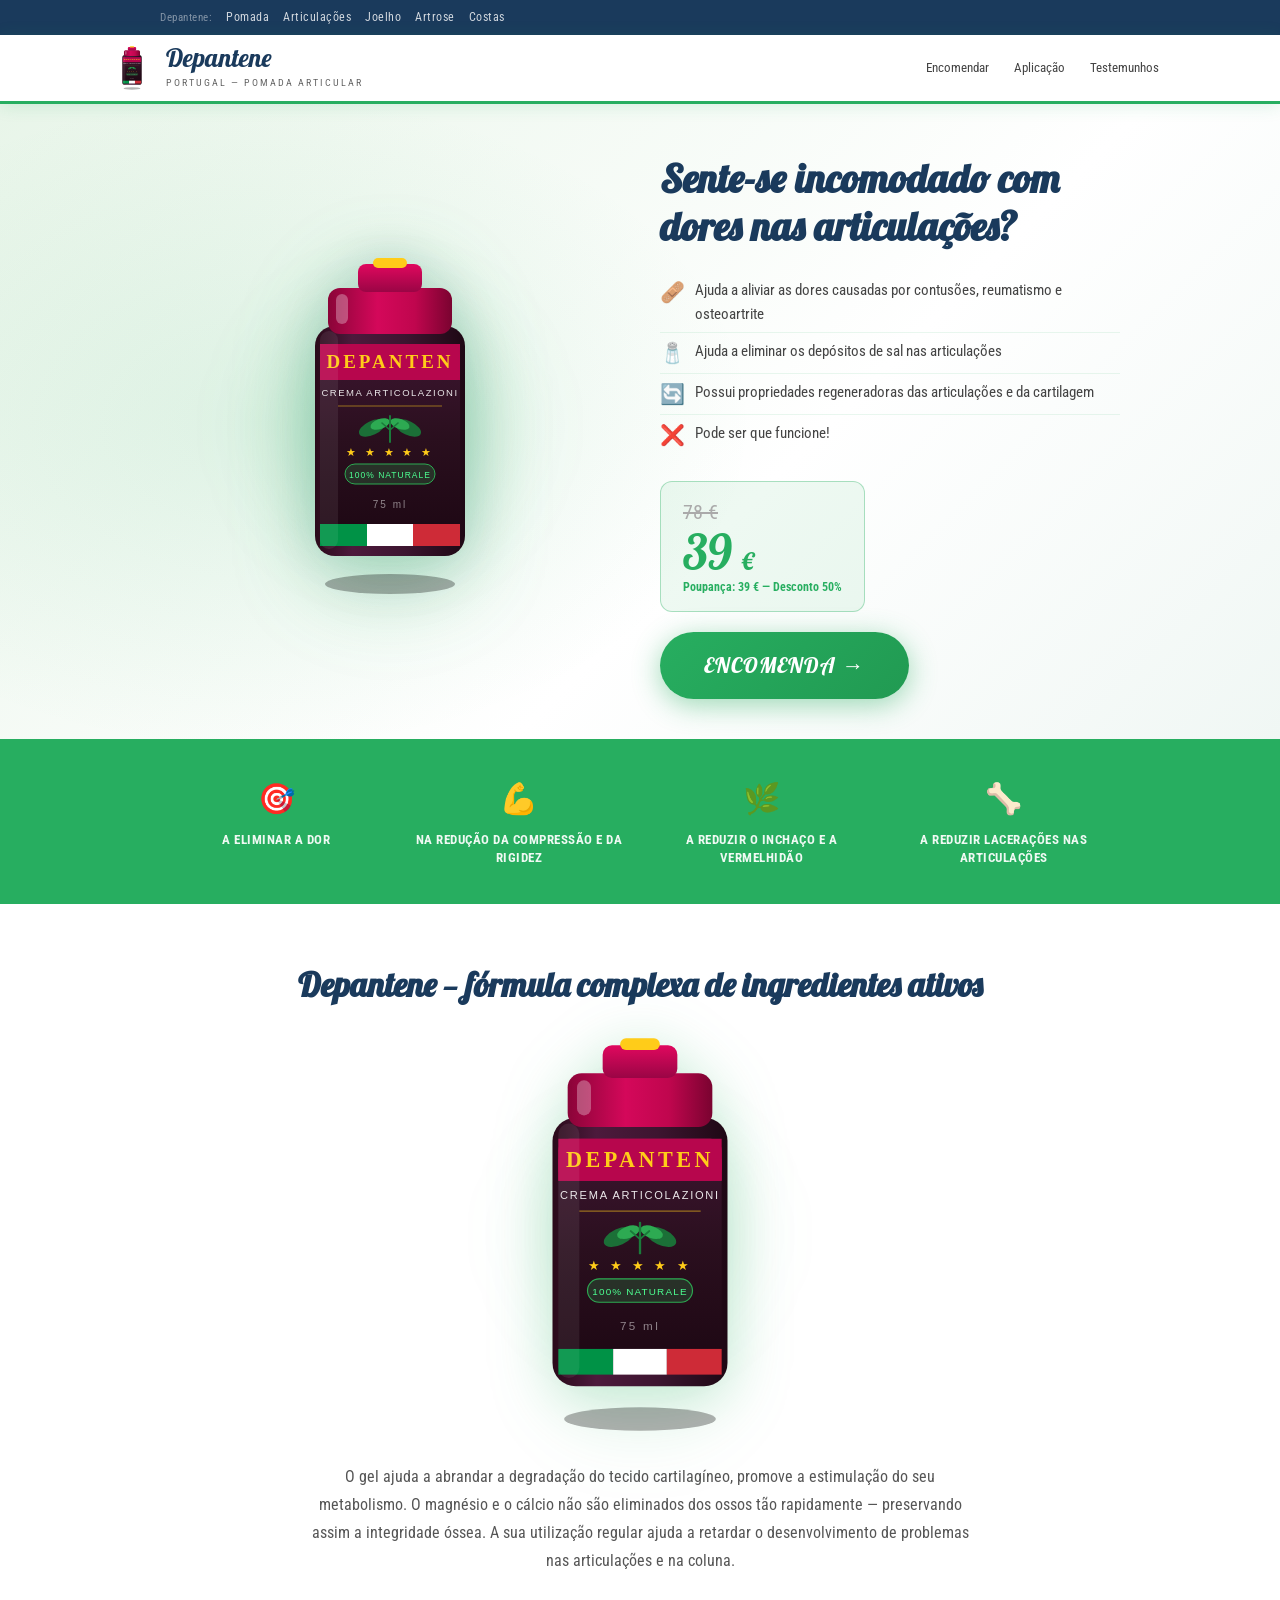
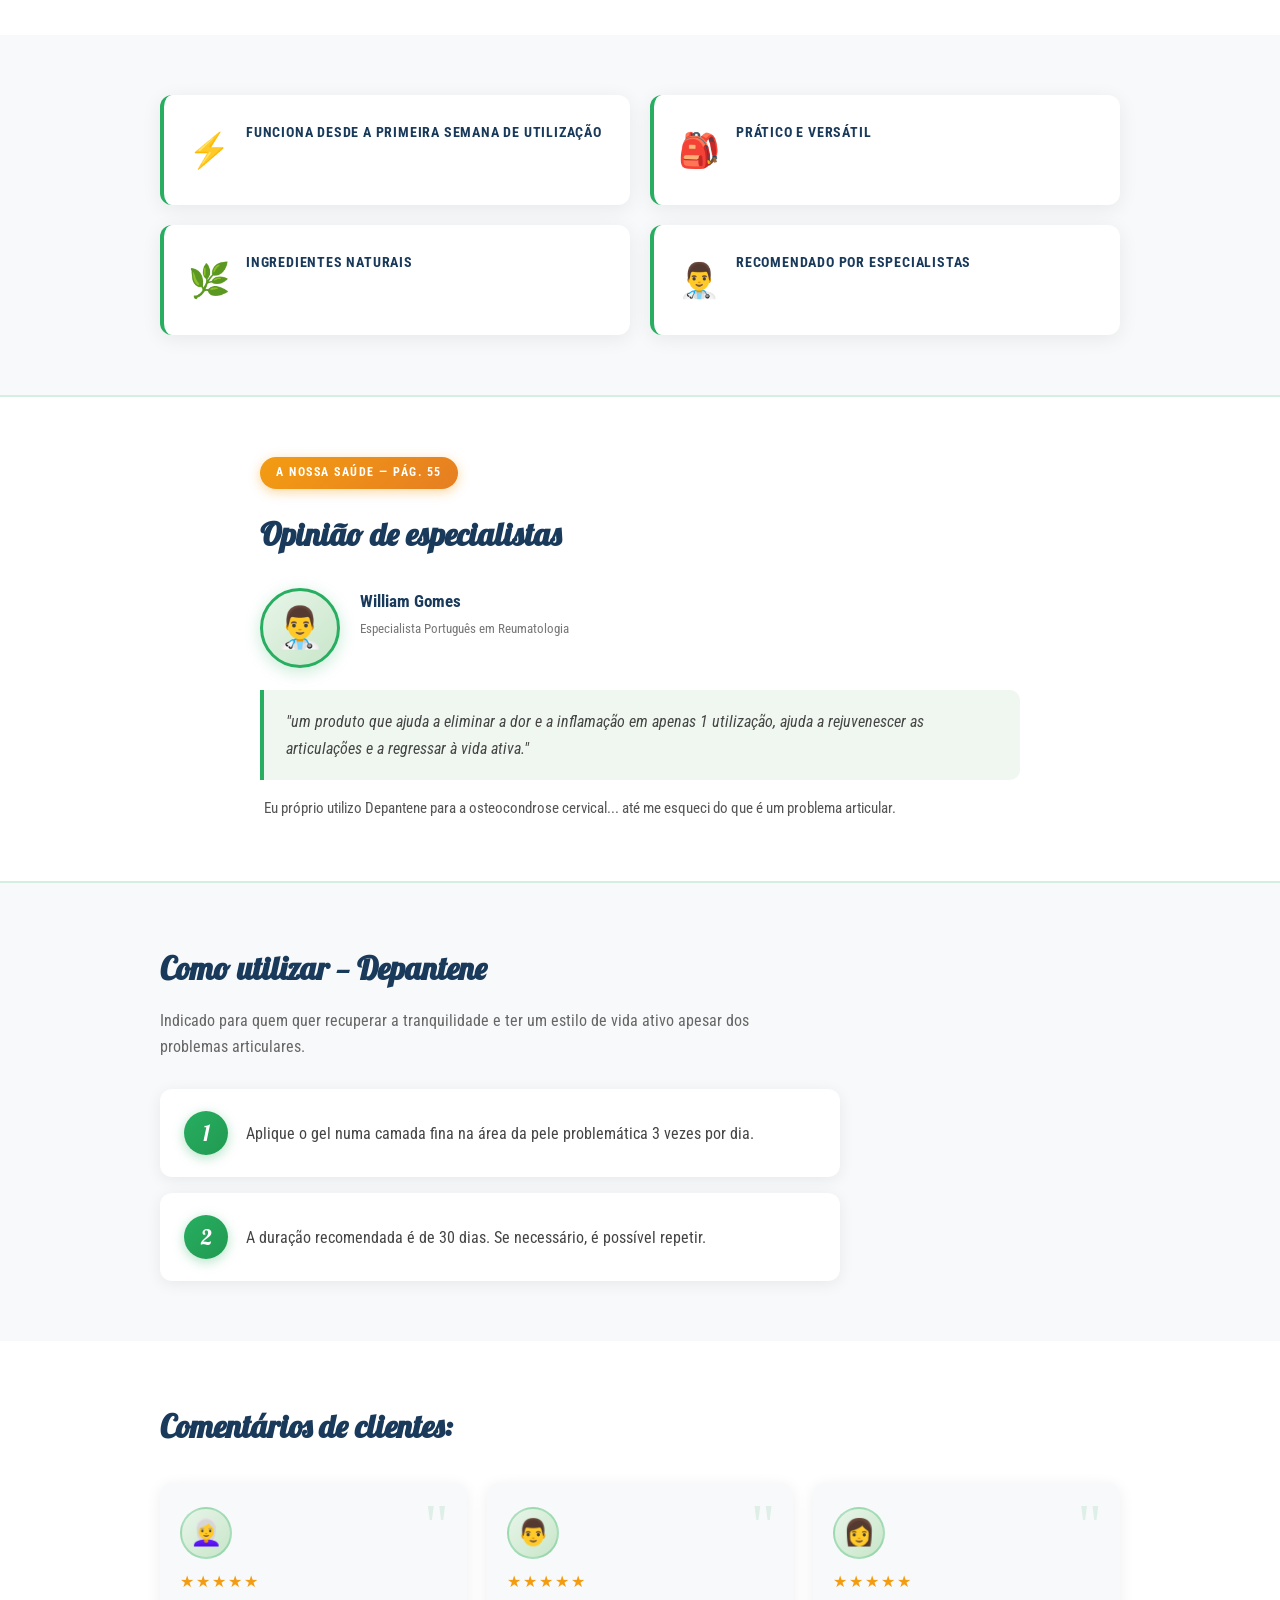
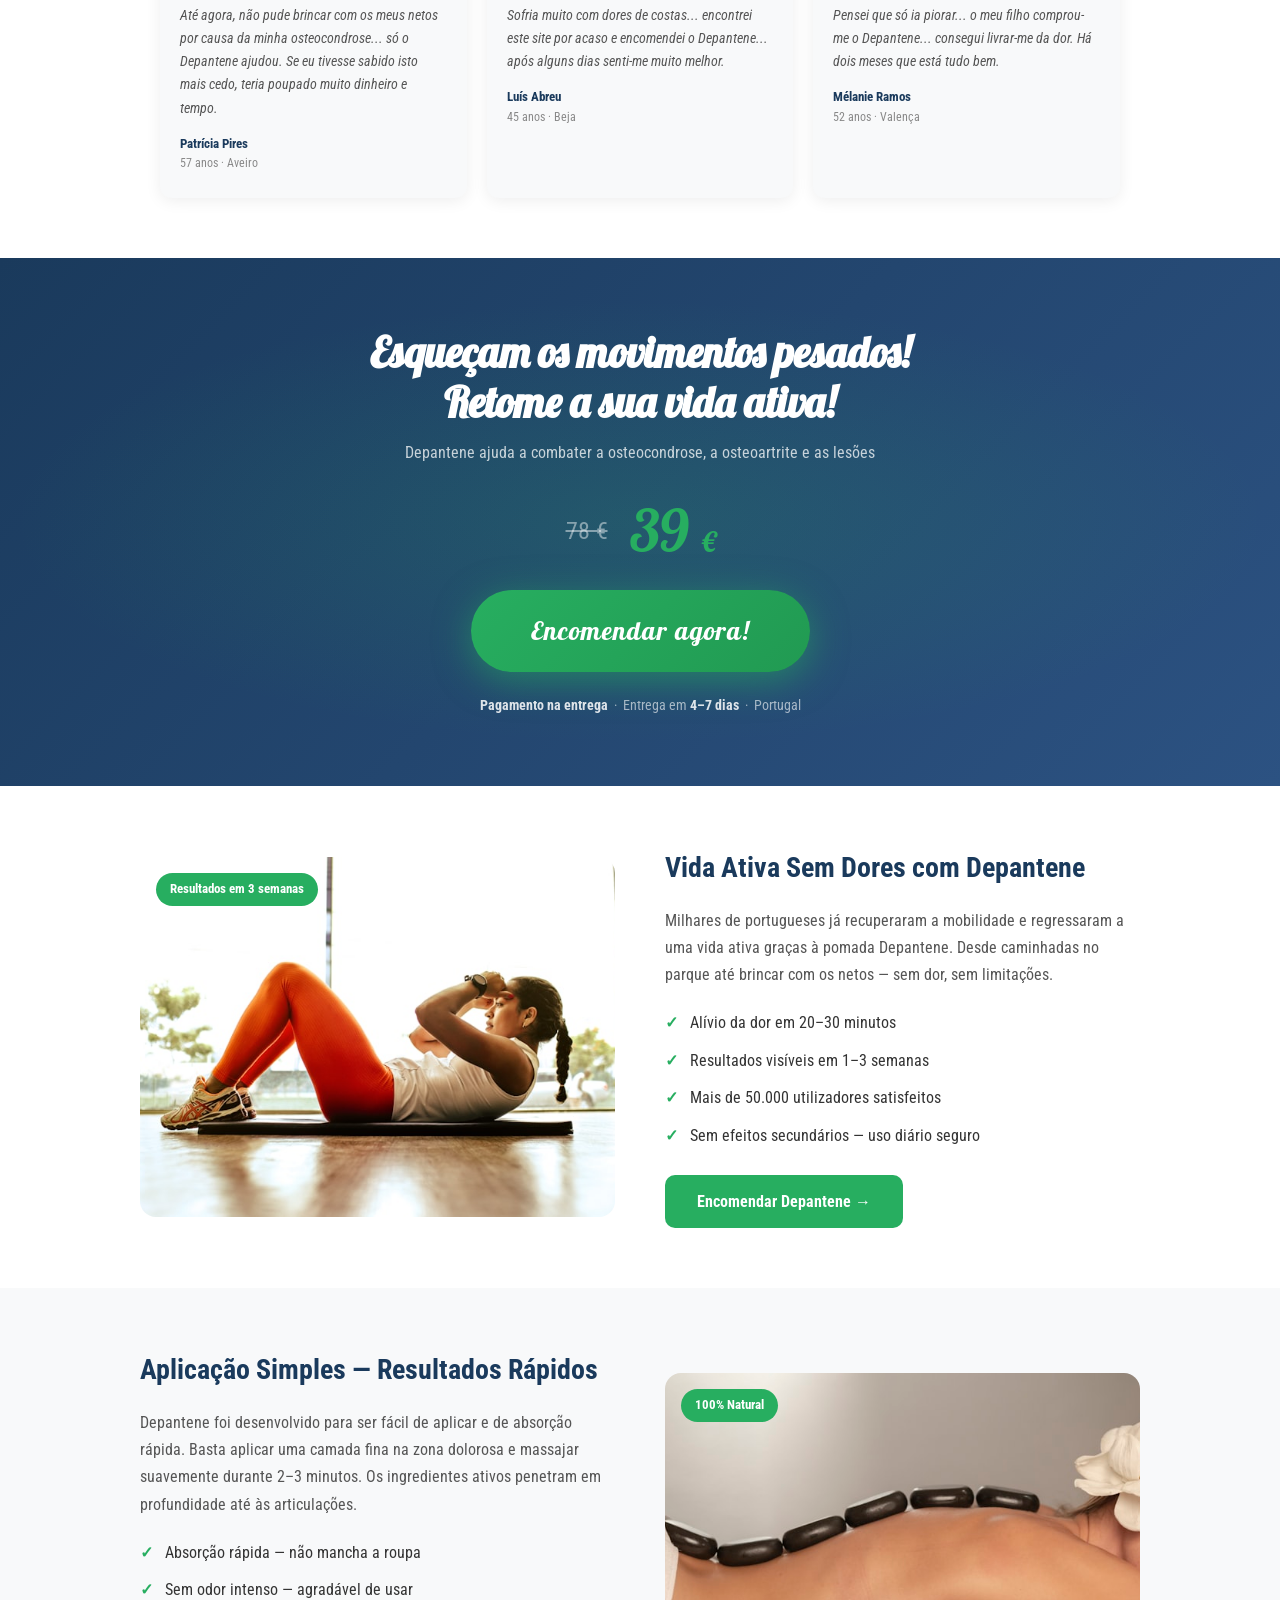
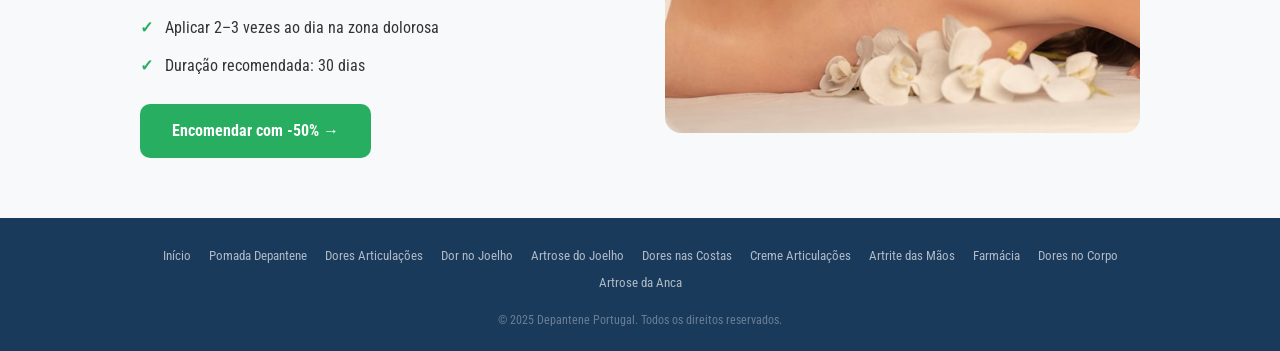
<file: index.html>
<!DOCTYPE html>
<html lang="pt" dir="ltr">
<head>
  <meta charset="UTF-8"/>
  <meta name="viewport" content="width=device-width, initial-scale=1.0"/>
  <title>Depantene Portugal — Pomada para Dores Articulares | 39€ com -50%</title>
  <meta name="description" content="Sente-se incomodado com dores nas articulações? Depantene pomada alivia rapidamente articulações, costas e músculos. Preço oficial 39 €. Encomende com -50% de desconto."/>
  <meta name="keywords" content="depantene, depantene pomada, pomada para articulações, dores articulares, pomada articulacoes portugal"/>
  <link rel="canonical" href="https://depantene.pt/"/>
  <link rel="stylesheet" href="style.css"/>
  <link rel="icon" href="product.svg" type="image/svg+xml"/>
  <script type="application/ld+json">
  {"@context":"https://schema.org","@type":"Product","name":"Depantene Pomada","description":"Pomada profissional para dores articulares, musculares e artrose. Fórmula natural com arnica, glucosamina e condroitina.","brand":{"@type":"Brand","name":"Depantene"},"offers":{"@type":"Offer","priceCurrency":"EUR","price":"39","availability":"https://schema.org/InStock"},"aggregateRating":{"@type":"AggregateRating","ratingValue":"4.8","reviewCount":"847"}}
  </script>
  <style>
    /* ── STICKY SEO NAV ── */
    .seo-nav {
      background: #1a3a5c;
      padding: 6px 0;
      font-size: 12px;
      letter-spacing: 0.5px;
    }
    .seo-nav-inner {
      max-width: 1000px;
      margin: 0 auto;
      padding: 0 20px;
      display: flex;
      flex-wrap: wrap;
      gap: 4px 14px;
      align-items: center;
    }
    .seo-nav span { color: rgba(255,255,255,0.45); font-size: 11px; }
    .seo-nav a {
      color: rgba(255,255,255,0.80);
      text-decoration: none;
      transition: color 0.2s;
      padding: 2px 0;
    }
    .seo-nav a:hover { color: #27ae60; }

    /* ── MAIN LAYOUT ── */
    .lp-wrap { max-width: 1000px; margin: 0 auto; padding: 0 20px; }

    /* ── HERO ── */
    .lp-hero {
      background: linear-gradient(135deg, #e8f5e9 0%, #ffffff 60%, #f0f7f4 100%);
      padding: 50px 0 40px;
      position: relative;
      overflow: hidden;
    }
    .lp-hero::before {
      content: '';
      position: absolute; inset: 0;
      background: radial-gradient(ellipse 60% 80% at 20% 50%, rgba(39,174,96,0.10), transparent 65%);
      pointer-events: none;
    }
    .hero-grid {
      display: grid;
      grid-template-columns: 1fr 1fr;
      gap: 40px;
      align-items: center;
      position: relative;
      z-index: 1;
    }
    .hero-img-col {
      display: flex;
      align-items: center;
      justify-content: center;
      position: relative;
    }
    .hero-img-glow {
      position: absolute;
      width: 280px; height: 280px;
      background: radial-gradient(circle, rgba(39,174,96,0.30) 0%, transparent 70%);
      border-radius: 50%;
      filter: blur(40px);
      pointer-events: none;
    }
    .hero-img-col img {
      width: 240px;
      height: auto;
      position: relative;
      z-index: 2;
      filter: drop-shadow(0 16px 40px rgba(39,174,96,0.35)) drop-shadow(0 0 20px rgba(26,58,92,0.12));
      animation: floatProduct 4s ease-in-out infinite;
    }
    .hero-text-col {}
    .hero-text-col h1 {
      font-family: 'Lobster', serif;
      font-size: clamp(24px, 3.2vw, 40px);
      color: #1a3a5c;
      line-height: 1.2;
      margin-bottom: 22px;
    }
    .lp-benefits { margin-bottom: 26px; }
    .lp-benefits li {
      display: flex;
      align-items: flex-start;
      gap: 10px;
      font-size: 15px;
      color: #444;
      padding: 6px 0;
      border-bottom: 1px solid rgba(39,174,96,0.10);
    }
    .lp-benefits li:last-child { border-bottom: none; }
    .lp-benefits .ben-icon { font-size: 20px; flex-shrink: 0; line-height: 1.4; }
    .hero-price-box {
      display: inline-flex;
      align-items: center;
      gap: 18px;
      background: rgba(39,174,96,0.08);
      border: 1.5px solid rgba(39,174,96,0.35);
      border-radius: 12px;
      padding: 14px 22px;
      margin-bottom: 20px;
    }
    .hero-price-new {
      font-family: 'Lobster', serif;
      font-size: 48px;
      color: #27ae60;
      line-height: 1;
    }
    .hero-price-new span { font-size: 24px; }
    .hero-price-old {
      font-size: 20px;
      color: #aaa;
      text-decoration: line-through;
    }
    .hero-price-save { font-size: 12px; color: #27ae60; font-weight: 700; margin-top: 2px; }
    .hero-cta-btn {
      display: inline-block;
      background: linear-gradient(135deg, #27ae60, #219a52);
      color: #fff;
      font-family: 'Lobster', serif;
      font-size: 22px;
      letter-spacing: 1px;
      padding: 16px 44px;
      border-radius: 50px;
      text-decoration: none;
      box-shadow: 0 6px 28px rgba(39,174,96,0.45);
      transition: all 0.3s;
    }
    .hero-cta-btn:hover {
      transform: translateY(-3px);
      box-shadow: 0 12px 36px rgba(39,174,96,0.60);
    }

    /* ── BENEFITS STRIP ── */
    .benefits-strip {
      background: #27ae60;
      padding: 28px 0;
    }
    .benefits-strip-grid {
      display: grid;
      grid-template-columns: repeat(4, 1fr);
      gap: 10px;
      text-align: center;
    }
    .bstrip-item { padding: 8px 6px; }
    .bstrip-icon { font-size: 30px; margin-bottom: 8px; }
    .bstrip-text {
      font-size: 13px;
      color: rgba(255,255,255,0.92);
      line-height: 1.4;
      font-weight: 700;
      text-transform: uppercase;
      letter-spacing: 0.5px;
    }

    /* ── FORMULA SECTION ── */
    .formula-section {
      background: #fff;
      padding: 60px 0;
      text-align: center;
    }
    .formula-section h2 {
      font-family: 'Lobster', serif;
      font-size: clamp(22px, 3vw, 34px);
      color: #1a3a5c;
      margin-bottom: 30px;
      line-height: 1.25;
    }
    .formula-img-wrap {
      margin: 0 auto 30px;
      width: 280px;
      position: relative;
      display: flex;
      align-items: center;
      justify-content: center;
    }
    .formula-glow {
      position: absolute;
      width: 260px; height: 260px;
      background: radial-gradient(circle, rgba(39,174,96,0.22) 0%, transparent 70%);
      border-radius: 50%;
      filter: blur(35px);
    }
    .formula-img-wrap img {
      width: 280px;
      height: auto;
      position: relative;
      z-index: 2;
      filter: drop-shadow(0 12px 30px rgba(39,174,96,0.30));
    }
    .formula-text {
      max-width: 680px;
      margin: 0 auto;
      font-size: 16px;
      color: #555;
      line-height: 1.75;
    }

    /* ── KEY FEATURES CARDS ── */
    .features-section {
      background: #f8f9fa;
      padding: 60px 0;
    }
    .features-grid {
      display: grid;
      grid-template-columns: repeat(2, 1fr);
      gap: 20px;
    }
    .feature-card {
      background: #fff;
      border-radius: 12px;
      padding: 28px 24px;
      display: flex;
      align-items: flex-start;
      gap: 16px;
      box-shadow: 0 4px 20px rgba(0,0,0,0.07);
      border-left: 4px solid #27ae60;
    }
    .feature-icon { font-size: 34px; flex-shrink: 0; }
    .feature-card h3 {
      font-size: 14px;
      font-weight: 700;
      text-transform: uppercase;
      letter-spacing: 0.8px;
      color: #1a3a5c;
      line-height: 1.4;
    }

    /* ── EXPERT SECTION ── */
    .expert-section {
      background: #fff;
      padding: 60px 0;
    }
    .expert-inner {
      max-width: 760px;
      margin: 0 auto;
    }
    .mag-badge {
      display: inline-block;
      background: linear-gradient(135deg, #f39c12, #e67e22);
      color: #fff;
      font-size: 12px;
      font-weight: 700;
      letter-spacing: 1.5px;
      text-transform: uppercase;
      padding: 6px 16px;
      border-radius: 20px;
      margin-bottom: 20px;
      box-shadow: 0 3px 12px rgba(243,156,18,0.40);
    }
    .expert-section h2 {
      font-family: 'Lobster', serif;
      font-size: clamp(22px, 2.8vw, 32px);
      color: #1a3a5c;
      margin-bottom: 28px;
    }
    .expert-profile {
      display: flex;
      align-items: flex-start;
      gap: 20px;
      margin-bottom: 22px;
    }
    .expert-avatar {
      width: 80px; height: 80px;
      background: linear-gradient(135deg, #e8f5e9, #c8e6c9);
      border-radius: 50%;
      display: flex; align-items: center; justify-content: center;
      font-size: 40px;
      flex-shrink: 0;
      border: 3px solid #27ae60;
      box-shadow: 0 4px 16px rgba(39,174,96,0.25);
    }
    .expert-meta strong { display: block; font-size: 17px; color: #1a3a5c; font-weight: 700; }
    .expert-meta span { font-size: 13px; color: #777; }
    .expert-quote {
      background: #f0f7f0;
      border-left: 4px solid #27ae60;
      border-radius: 0 10px 10px 0;
      padding: 18px 22px;
      font-size: 16px;
      color: #444;
      line-height: 1.7;
      font-style: italic;
      margin-bottom: 16px;
    }
    .expert-note {
      font-size: 15px;
      color: #555;
      line-height: 1.65;
      padding: 0 4px;
    }

    /* ── HOW TO USE ── */
    .how-section {
      background: #f8f9fa;
      padding: 60px 0;
    }
    .how-section h2 {
      font-family: 'Lobster', serif;
      font-size: clamp(22px, 2.8vw, 32px);
      color: #1a3a5c;
      margin-bottom: 14px;
    }
    .how-desc {
      font-size: 16px;
      color: #666;
      margin-bottom: 30px;
      max-width: 620px;
    }
    .how-steps { display: flex; flex-direction: column; gap: 16px; max-width: 680px; }
    .how-step {
      display: flex;
      align-items: flex-start;
      gap: 18px;
      background: #fff;
      border-radius: 12px;
      padding: 22px 24px;
      box-shadow: 0 3px 16px rgba(0,0,0,0.07);
    }
    .step-num {
      width: 44px; height: 44px;
      background: linear-gradient(135deg, #27ae60, #219a52);
      color: #fff;
      font-family: 'Lobster', serif;
      font-size: 22px;
      border-radius: 50%;
      display: flex; align-items: center; justify-content: center;
      flex-shrink: 0;
      box-shadow: 0 3px 12px rgba(39,174,96,0.35);
    }
    .step-text { font-size: 16px; color: #444; line-height: 1.6; padding-top: 10px; }

    /* ── TESTIMONIALS ── */
    .reviews-section {
      background: #fff;
      padding: 60px 0;
    }
    .reviews-section h2 {
      font-family: 'Lobster', serif;
      font-size: clamp(22px, 2.8vw, 32px);
      color: #1a3a5c;
      margin-bottom: 30px;
    }
    .reviews-grid {
      display: grid;
      grid-template-columns: repeat(3, 1fr);
      gap: 20px;
    }
    .review-card {
      background: #f8f9fa;
      border-radius: 12px;
      padding: 24px 20px;
      box-shadow: 0 3px 16px rgba(0,0,0,0.07);
      position: relative;
    }
    .review-card::before {
      content: '"';
      position: absolute;
      top: 12px; right: 18px;
      font-size: 60px;
      color: rgba(39,174,96,0.12);
      font-family: Georgia, serif;
      line-height: 1;
    }
    .rev-avatar {
      width: 52px; height: 52px;
      background: linear-gradient(135deg, #e8f5e9, #c8e6c9);
      border-radius: 50%;
      display: flex; align-items: center; justify-content: center;
      font-size: 26px;
      margin-bottom: 10px;
      border: 2px solid rgba(39,174,96,0.30);
    }
    .rev-stars { color: #f39c12; font-size: 16px; margin-bottom: 10px; letter-spacing: 2px; }
    .rev-text { font-size: 14px; color: #555; line-height: 1.65; margin-bottom: 14px; font-style: italic; }
    .rev-author { font-size: 13px; font-weight: 700; color: #1a3a5c; }
    .rev-meta { font-size: 12px; color: #888; }

    /* ── FINAL CTA ── */
    .final-cta {
      background: linear-gradient(135deg, #1a3a5c 0%, #2c5282 100%);
      padding: 70px 0;
      text-align: center;
      position: relative;
      overflow: hidden;
    }
    .final-cta::before {
      content: '';
      position: absolute; inset: 0;
      background: radial-gradient(ellipse 70% 60% at 50% 50%, rgba(39,174,96,0.18), transparent 70%);
      pointer-events: none;
    }
    .final-cta h2 {
      font-family: 'Lobster', serif;
      font-size: clamp(24px, 3.5vw, 42px);
      color: #fff;
      line-height: 1.2;
      margin-bottom: 12px;
      position: relative;
      z-index: 1;
    }
    .final-sub {
      font-size: 16px;
      color: rgba(255,255,255,0.75);
      margin-bottom: 36px;
      position: relative;
      z-index: 1;
    }
    .final-price-row {
      display: flex;
      align-items: center;
      justify-content: center;
      gap: 22px;
      margin-bottom: 30px;
      position: relative;
      z-index: 1;
    }
    .final-price-new {
      font-family: 'Lobster', serif;
      font-size: 58px;
      color: #27ae60;
      line-height: 1;
    }
    .final-price-new span { font-size: 28px; }
    .final-price-old {
      font-size: 24px;
      color: rgba(255,255,255,0.45);
      text-decoration: line-through;
    }
    .final-cta-btn {
      display: inline-block;
      background: linear-gradient(135deg, #27ae60, #219a52);
      color: #fff;
      font-family: 'Lobster', serif;
      font-size: 26px;
      letter-spacing: 1px;
      padding: 20px 60px;
      border-radius: 50px;
      text-decoration: none;
      box-shadow: 0 8px 36px rgba(39,174,96,0.55);
      transition: all 0.3s;
      position: relative;
      z-index: 1;
    }
    .final-cta-btn:hover {
      transform: translateY(-3px);
      box-shadow: 0 14px 48px rgba(39,174,96,0.70);
    }
    .final-trust {
      margin-top: 22px;
      font-size: 14px;
      color: rgba(255,255,255,0.60);
      position: relative;
      z-index: 1;
    }
    .final-trust strong { color: rgba(255,255,255,0.85); }

    /* ── FOOTER ── */
    .lp-footer {
      background: #1a3a5c;
      padding: 28px 0 20px;
      text-align: center;
    }
    .footer-links {
      display: flex;
      flex-wrap: wrap;
      justify-content: center;
      gap: 6px 18px;
      margin-bottom: 18px;
    }
    .footer-links a {
      font-size: 13px;
      color: rgba(255,255,255,0.65);
      text-decoration: none;
      transition: color 0.2s;
    }
    .footer-links a:hover { color: #27ae60; }
    .footer-copy {
      font-size: 12px;
      color: rgba(255,255,255,0.35);
    }

    /* ── SECTION TITLES (shared) ── */
    .lp-section-title {
      font-family: 'Lobster', serif;
      font-size: clamp(22px, 2.8vw, 34px);
      color: #1a3a5c;
      margin-bottom: 28px;
    }

    /* ── RESPONSIVE ── */
    @media (max-width: 768px) {
      .hero-grid { grid-template-columns: 1fr; gap: 28px; }
      .hero-img-col { order: -1; }
      .hero-img-col img { width: 180px; }
      .benefits-strip-grid { grid-template-columns: repeat(2, 1fr); gap: 16px; }
      .features-grid { grid-template-columns: 1fr; }
      .reviews-grid { grid-template-columns: 1fr; }
      .hero-price-box { flex-direction: column; align-items: flex-start; gap: 10px; }
      .expert-profile { flex-direction: column; gap: 14px; }
      .final-price-row { flex-direction: column; gap: 8px; }
    }
    @media (max-width: 480px) {
      .benefits-strip-grid { grid-template-columns: repeat(2, 1fr); }
      .lp-wrap { padding: 0 14px; }
      .hero-cta-btn { font-size: 18px; padding: 14px 32px; }
      .final-cta-btn { font-size: 20px; padding: 16px 40px; }
    }
  </style>
</head>
<body>

<!-- ── SEO STICKY NAV (inner pages) ── -->
<div class="seo-nav">
  <div class="seo-nav-inner">
    <span>Depantene:</span>
    <a href="pomada-depantene.html">Pomada</a>
    <a href="dor-nas-articulacoes.html">Articulações</a>
    <a href="dor-no-joelho.html">Joelho</a>
    <a href="artrose-joelho.html">Artrose</a>
    <a href="dores-costas.html">Costas</a>
  </div>
</div>

<!-- ── 1. HEADER / NAV ── -->
<header class="site-header">
  <div class="header-inner">
    <a href="index.html" class="logo">
      <img src="product.svg" alt="Depantene" class="logo-img"/>
      <div>
        <span class="logo-text">Depantene</span>
        <div class="logo-sub">Portugal — Pomada Articular</div>
      </div>
    </a>
    <button class="nav-toggle" onclick="this.nextElementSibling.classList.toggle('open')">☰</button>
    <nav class="site-nav">
      <a href="#order">Encomendar</a>
      <a href="#apply">Aplicação</a>
      <a href="#reviews">Testemunhos</a>
    </nav>
  </div>
</header>

<!-- ── 2. HERO SECTION ── -->
<section class="lp-hero">
  <div class="lp-wrap">
    <div class="hero-grid">

      <!-- LEFT: Product image -->
      <div class="hero-img-col">
        <div class="hero-img-glow"></div>
        <img src="product.svg" alt="Depantene — Pomada para Articulações 75ml"/>
      </div>

      <!-- RIGHT: Content -->
      <div class="hero-text-col">
        <h1>Sente-se incomodado com dores nas articulações?</h1>
        <ul class="lp-benefits">
          <li>
            <span class="ben-icon">🩹</span>
            Ajuda a aliviar as dores causadas por contusões, reumatismo e osteoartrite
          </li>
          <li>
            <span class="ben-icon">🧂</span>
            Ajuda a eliminar os depósitos de sal nas articulações
          </li>
          <li>
            <span class="ben-icon">🔄</span>
            Possui propriedades regeneradoras das articulações e da cartilagem
          </li>
          <li>
            <span class="ben-icon">❌</span>
            Pode ser que funcione!
          </li>
        </ul>

        <div class="hero-price-box">
          <div>
            <div class="hero-price-old">78 €</div>
            <div class="hero-price-new">39 <span>€</span></div>
            <div class="hero-price-save">Poupança: 39 € — Desconto 50%</div>
          </div>
        </div>

        <div>
          <a href="https://order.depanten.it/" class="hero-cta-btn">ENCOMENDA →</a>
        </div>
      </div>

    </div>
  </div>
</section>

<!-- ── 3. BENEFITS ICONS STRIP ── -->
<section class="benefits-strip">
  <div class="lp-wrap">
    <div class="benefits-strip-grid">
      <div class="bstrip-item">
        <div class="bstrip-icon">🎯</div>
        <div class="bstrip-text">a eliminar a dor</div>
      </div>
      <div class="bstrip-item">
        <div class="bstrip-icon">💪</div>
        <div class="bstrip-text">na redução da compressão e da rigidez</div>
      </div>
      <div class="bstrip-item">
        <div class="bstrip-icon">🌿</div>
        <div class="bstrip-text">a reduzir o inchaço e a vermelhidão</div>
      </div>
      <div class="bstrip-item">
        <div class="bstrip-icon">🦴</div>
        <div class="bstrip-text">a reduzir lacerações nas articulações</div>
      </div>
    </div>
  </div>
</section>

<!-- ── 4. FORMULA SECTION ── -->
<section class="formula-section" id="formula">
  <div class="lp-wrap">
    <h2>Depantene — fórmula complexa de ingredientes ativos</h2>
    <div class="formula-img-wrap">
      <div class="formula-glow"></div>
      <img src="product.svg" alt="Depantene — Fórmula de Ingredientes Ativos"/>
    </div>
    <p class="formula-text">
      O gel ajuda a abrandar a degradação do tecido cartilagíneo, promove a estimulação do seu metabolismo. O magnésio e o cálcio não são eliminados dos ossos tão rapidamente — preservando assim a integridade óssea. A sua utilização regular ajuda a retardar o desenvolvimento de problemas nas articulações e na coluna.
    </p>
  </div>
</section>

<!-- ── 5. KEY FEATURES ── -->
<section class="features-section">
  <div class="lp-wrap">
    <div class="features-grid">
      <div class="feature-card">
        <div class="feature-icon">⚡</div>
        <div>
          <h3>Funciona desde a primeira semana de utilização</h3>
        </div>
      </div>
      <div class="feature-card">
        <div class="feature-icon">🎒</div>
        <div>
          <h3>Prático e versátil</h3>
        </div>
      </div>
      <div class="feature-card">
        <div class="feature-icon">🌿</div>
        <div>
          <h3>Ingredientes naturais</h3>
        </div>
      </div>
      <div class="feature-card">
        <div class="feature-icon">👨‍⚕️</div>
        <div>
          <h3>Recomendado por especialistas</h3>
        </div>
      </div>
    </div>
  </div>
</section>

<!-- ── 6. EXPERT SECTION ── -->
<section class="expert-section" id="apply">
  <div class="lp-wrap">
    <div class="expert-inner">
      <div class="mag-badge">A nossa saúde — pág. 55</div>
      <h2>Opinião de especialistas</h2>
      <div class="expert-profile">
        <div class="expert-avatar">👨‍⚕️</div>
        <div class="expert-meta">
          <strong>William Gomes</strong>
          <span>Especialista Português em Reumatologia</span>
        </div>
      </div>
      <div class="expert-quote">
        "um produto que ajuda a eliminar a dor e a inflamação em apenas 1 utilização, ajuda a rejuvenescer as articulações e a regressar à vida ativa."
      </div>
      <p class="expert-note">
        Eu próprio utilizo Depantene para a osteocondrose cervical... até me esqueci do que é um problema articular.
      </p>
    </div>
  </div>
</section>

<!-- ── 7. HOW TO USE ── -->
<section class="how-section">
  <div class="lp-wrap">
    <h2 class="lp-section-title">Como utilizar — Depantene</h2>
    <p class="how-desc">
      Indicado para quem quer recuperar a tranquilidade e ter um estilo de vida ativo apesar dos problemas articulares.
    </p>
    <div class="how-steps">
      <div class="how-step">
        <div class="step-num">1</div>
        <div class="step-text">Aplique o gel numa camada fina na área da pele problemática 3 vezes por dia.</div>
      </div>
      <div class="how-step">
        <div class="step-num">2</div>
        <div class="step-text">A duração recomendada é de 30 dias. Se necessário, é possível repetir.</div>
      </div>
    </div>
  </div>
</section>

<!-- ── 8. TESTIMONIALS ── -->
<section class="reviews-section" id="reviews">
  <div class="lp-wrap">
    <h2 class="lp-section-title">Comentários de clientes:</h2>
    <div class="reviews-grid">

      <div class="review-card">
        <div class="rev-avatar">👩‍🦳</div>
        <div class="rev-stars">★★★★★</div>
        <p class="rev-text">Até agora, não pude brincar com os meus netos por causa da minha osteocondrose... só o Depantene ajudou. Se eu tivesse sabido isto mais cedo, teria poupado muito dinheiro e tempo.</p>
        <div class="rev-author">Patrícia Pires</div>
        <div class="rev-meta">57 anos · Aveiro</div>
      </div>

      <div class="review-card">
        <div class="rev-avatar">👨</div>
        <div class="rev-stars">★★★★★</div>
        <p class="rev-text">Sofria muito com dores de costas... encontrei este site por acaso e encomendei o Depantene... após alguns dias senti-me muito melhor.</p>
        <div class="rev-author">Luís Abreu</div>
        <div class="rev-meta">45 anos · Beja</div>
      </div>

      <div class="review-card">
        <div class="rev-avatar">👩</div>
        <div class="rev-stars">★★★★★</div>
        <p class="rev-text">Pensei que só ia piorar... o meu filho comprou-me o Depantene... consegui livrar-me da dor. Há dois meses que está tudo bem.</p>
        <div class="rev-author">Mélanie Ramos</div>
        <div class="rev-meta">52 anos · Valença</div>
      </div>

    </div>
  </div>
</section>

<!-- ── 9. FINAL CTA ── -->
<section class="final-cta" id="order">
  <div class="lp-wrap">
    <h2>Esqueçam os movimentos pesados!<br>Retome a sua vida ativa!</h2>
    <p class="final-sub">Depantene ajuda a combater a osteocondrose, a osteoartrite e as lesões</p>
    <div class="final-price-row">
      <div class="final-price-old">78 €</div>
      <div class="final-price-new">39 <span>€</span></div>
    </div>
    <a href="https://order.depanten.it/" class="final-cta-btn">Encomendar agora!</a>
    <p class="final-trust">
      <strong>Pagamento na entrega</strong> &nbsp;·&nbsp; Entrega em <strong>4–7 dias</strong> &nbsp;·&nbsp; Portugal
    </p>
  </div>
</section>

<!-- PHOTO SECTION 1 -->
<section style="padding:60px 20px;background:#fff;">
  <div style="max-width:1000px;margin:0 auto;display:grid;grid-template-columns:1fr 1fr;gap:50px;align-items:center;">
    <div style="position:relative;border-radius:16px;overflow:hidden;">
      <img src="photos/senior-walking.jpg" alt="Vida ativa sem dores articulares com Depantene" style="width:100%;height:360px;object-fit:cover;display:block;"/>
      <div style="position:absolute;top:16px;left:16px;background:#27ae60;color:#fff;font-weight:bold;font-size:13px;padding:6px 14px;border-radius:20px;">Resultados em 3 semanas</div>
    </div>
    <div>
      <h2 style="font-size:28px;font-weight:bold;color:#1a3a5c;margin-bottom:16px;">Vida Ativa Sem Dores com Depantene</h2>
      <p style="color:#555;line-height:1.7;margin-bottom:16px;">Milhares de portugueses já recuperaram a mobilidade e regressaram a uma vida ativa graças à pomada Depantene. Desde caminhadas no parque até brincar com os netos — sem dor, sem limitações.</p>
      <ul style="list-style:none;padding:0;margin:0 0 20px 0;">
        <li style="padding:6px 0;color:#333;"><span style="color:#27ae60;font-weight:bold;margin-right:8px;">✓</span> Alívio da dor em 20–30 minutos</li>
        <li style="padding:6px 0;color:#333;"><span style="color:#27ae60;font-weight:bold;margin-right:8px;">✓</span> Resultados visíveis em 1–3 semanas</li>
        <li style="padding:6px 0;color:#333;"><span style="color:#27ae60;font-weight:bold;margin-right:8px;">✓</span> Mais de 50.000 utilizadores satisfeitos</li>
        <li style="padding:6px 0;color:#333;"><span style="color:#27ae60;font-weight:bold;margin-right:8px;">✓</span> Sem efeitos secundários — uso diário seguro</li>
      </ul>
      <a href="https://order.depanten.it/" style="display:inline-block;background:#27ae60;color:#fff;font-weight:bold;font-size:16px;padding:14px 32px;border-radius:10px;text-decoration:none;">Encomendar Depantene →</a>
    </div>
  </div>
</section>

<!-- PHOTO SECTION 2 -->
<section style="padding:60px 20px;background:#f8f9fa;">
  <div style="max-width:1000px;margin:0 auto;display:grid;grid-template-columns:1fr 1fr;gap:50px;align-items:center;">
    <div>
      <h2 style="font-size:28px;font-weight:bold;color:#1a3a5c;margin-bottom:16px;">Aplicação Simples — Resultados Rápidos</h2>
      <p style="color:#555;line-height:1.7;margin-bottom:16px;">Depantene foi desenvolvido para ser fácil de aplicar e de absorção rápida. Basta aplicar uma camada fina na zona dolorosa e massajar suavemente durante 2–3 minutos. Os ingredientes ativos penetram em profundidade até às articulações.</p>
      <ul style="list-style:none;padding:0;margin:0 0 20px 0;">
        <li style="padding:6px 0;color:#333;"><span style="color:#27ae60;font-weight:bold;margin-right:8px;">✓</span> Absorção rápida — não mancha a roupa</li>
        <li style="padding:6px 0;color:#333;"><span style="color:#27ae60;font-weight:bold;margin-right:8px;">✓</span> Sem odor intenso — agradável de usar</li>
        <li style="padding:6px 0;color:#333;"><span style="color:#27ae60;font-weight:bold;margin-right:8px;">✓</span> Aplicar 2–3 vezes ao dia na zona dolorosa</li>
        <li style="padding:6px 0;color:#333;"><span style="color:#27ae60;font-weight:bold;margin-right:8px;">✓</span> Duração recomendada: 30 dias</li>
      </ul>
      <a href="https://order.depanten.it/" style="display:inline-block;background:#27ae60;color:#fff;font-weight:bold;font-size:16px;padding:14px 32px;border-radius:10px;text-decoration:none;">Encomendar com -50% →</a>
    </div>
    <div style="position:relative;border-radius:16px;overflow:hidden;">
      <img src="photos/back-massage.jpg" alt="Aplicação da pomada Depantene nas costas" style="width:100%;height:360px;object-fit:cover;display:block;"/>
      <div style="position:absolute;top:16px;left:16px;background:#27ae60;color:#fff;font-weight:bold;font-size:13px;padding:6px 14px;border-radius:20px;">100% Natural</div>
    </div>
  </div>
</section>

<!-- ── 10. FOOTER ── -->
<footer class="lp-footer">
  <div class="lp-wrap">
    <nav class="footer-links">
      <a href="index.html">Início</a>
      <a href="pomada-depantene.html">Pomada Depantene</a>
      <a href="dor-nas-articulacoes.html">Dores Articulações</a>
      <a href="dor-no-joelho.html">Dor no Joelho</a>
      <a href="artrose-joelho.html">Artrose do Joelho</a>
      <a href="dores-costas.html">Dores nas Costas</a>
      <a href="creme-articulacoes.html">Creme Articulações</a>
      <a href="dores-articulacoes-maos.html">Artrite das Mãos</a>
      <a href="depantene-farmacia.html">Farmácia</a>
      <a href="dor-no-corpo.html">Dores no Corpo</a>
      <a href="artrose-anca.html">Artrose da Anca</a>
    </nav>
    <p class="footer-copy">&copy; 2025 Depantene Portugal. Todos os direitos reservados.</p>
  </div>
</footer>

</body>
</html>
</file>
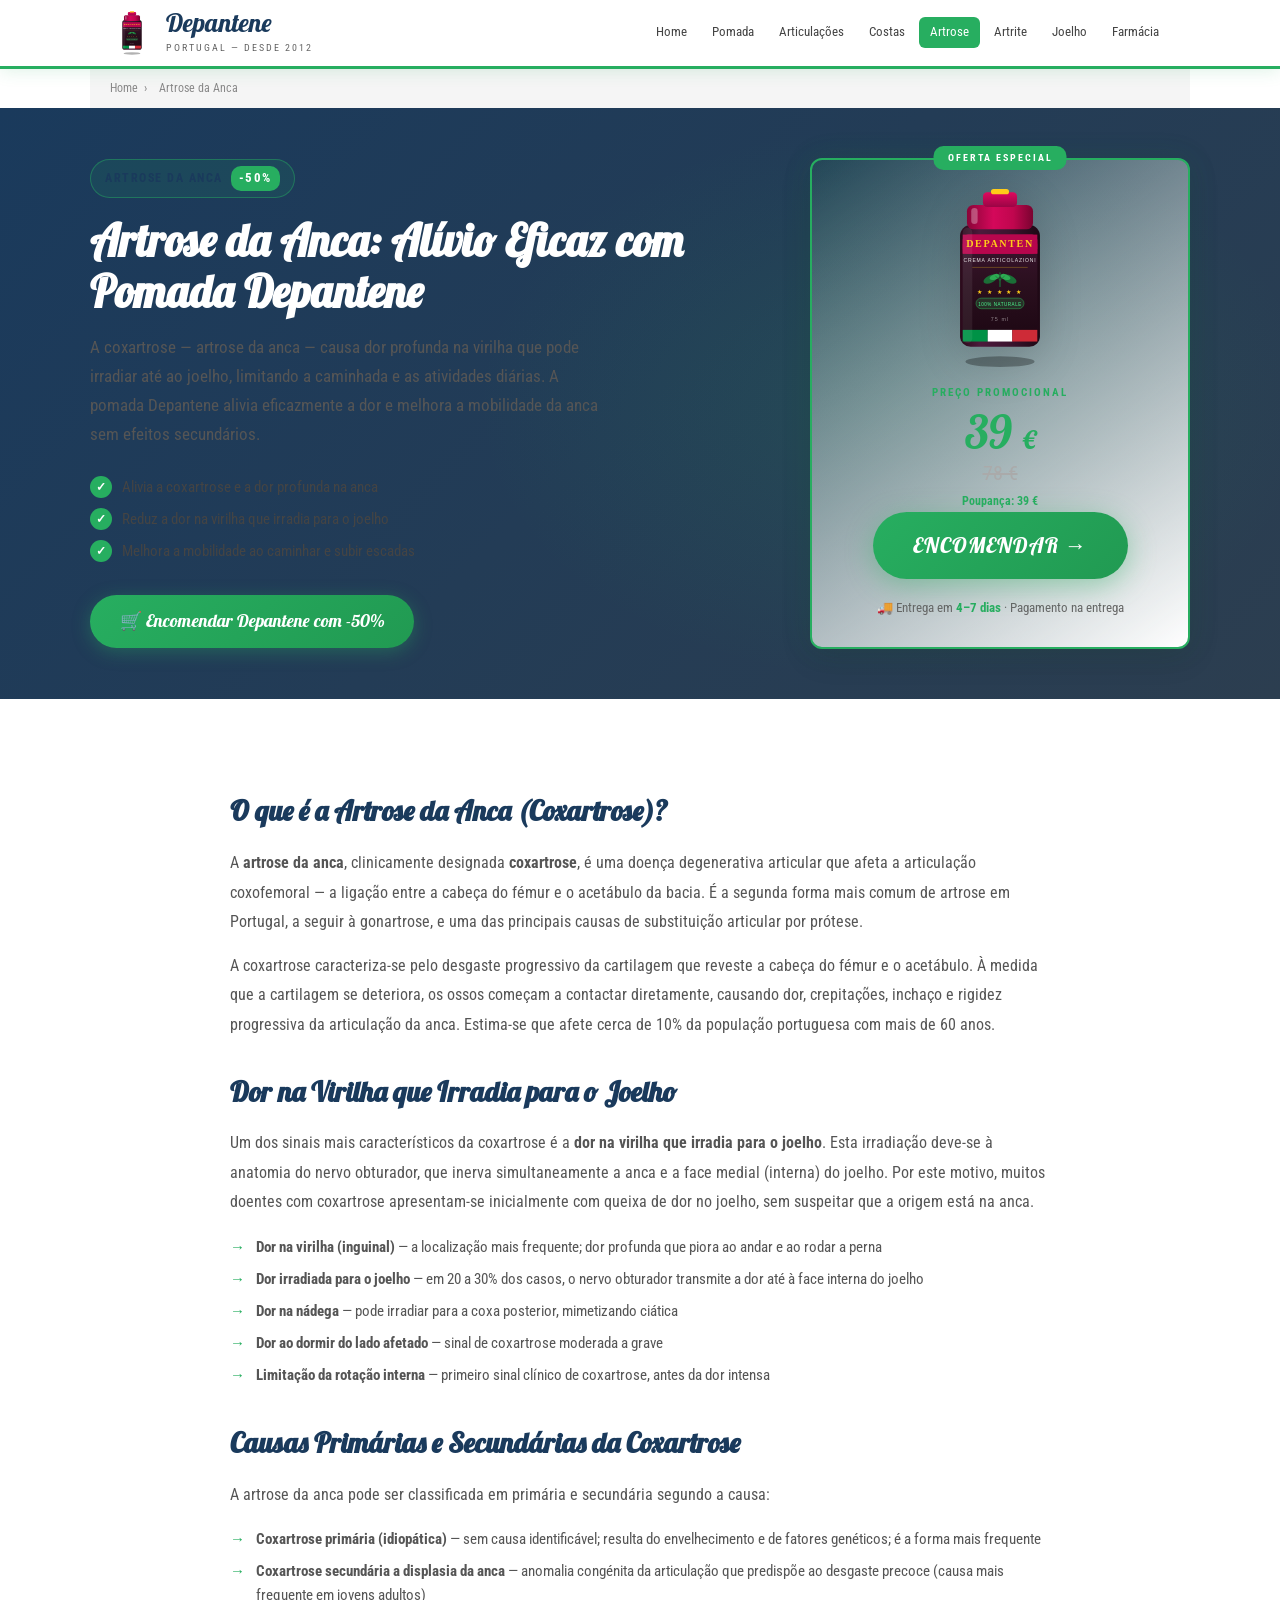
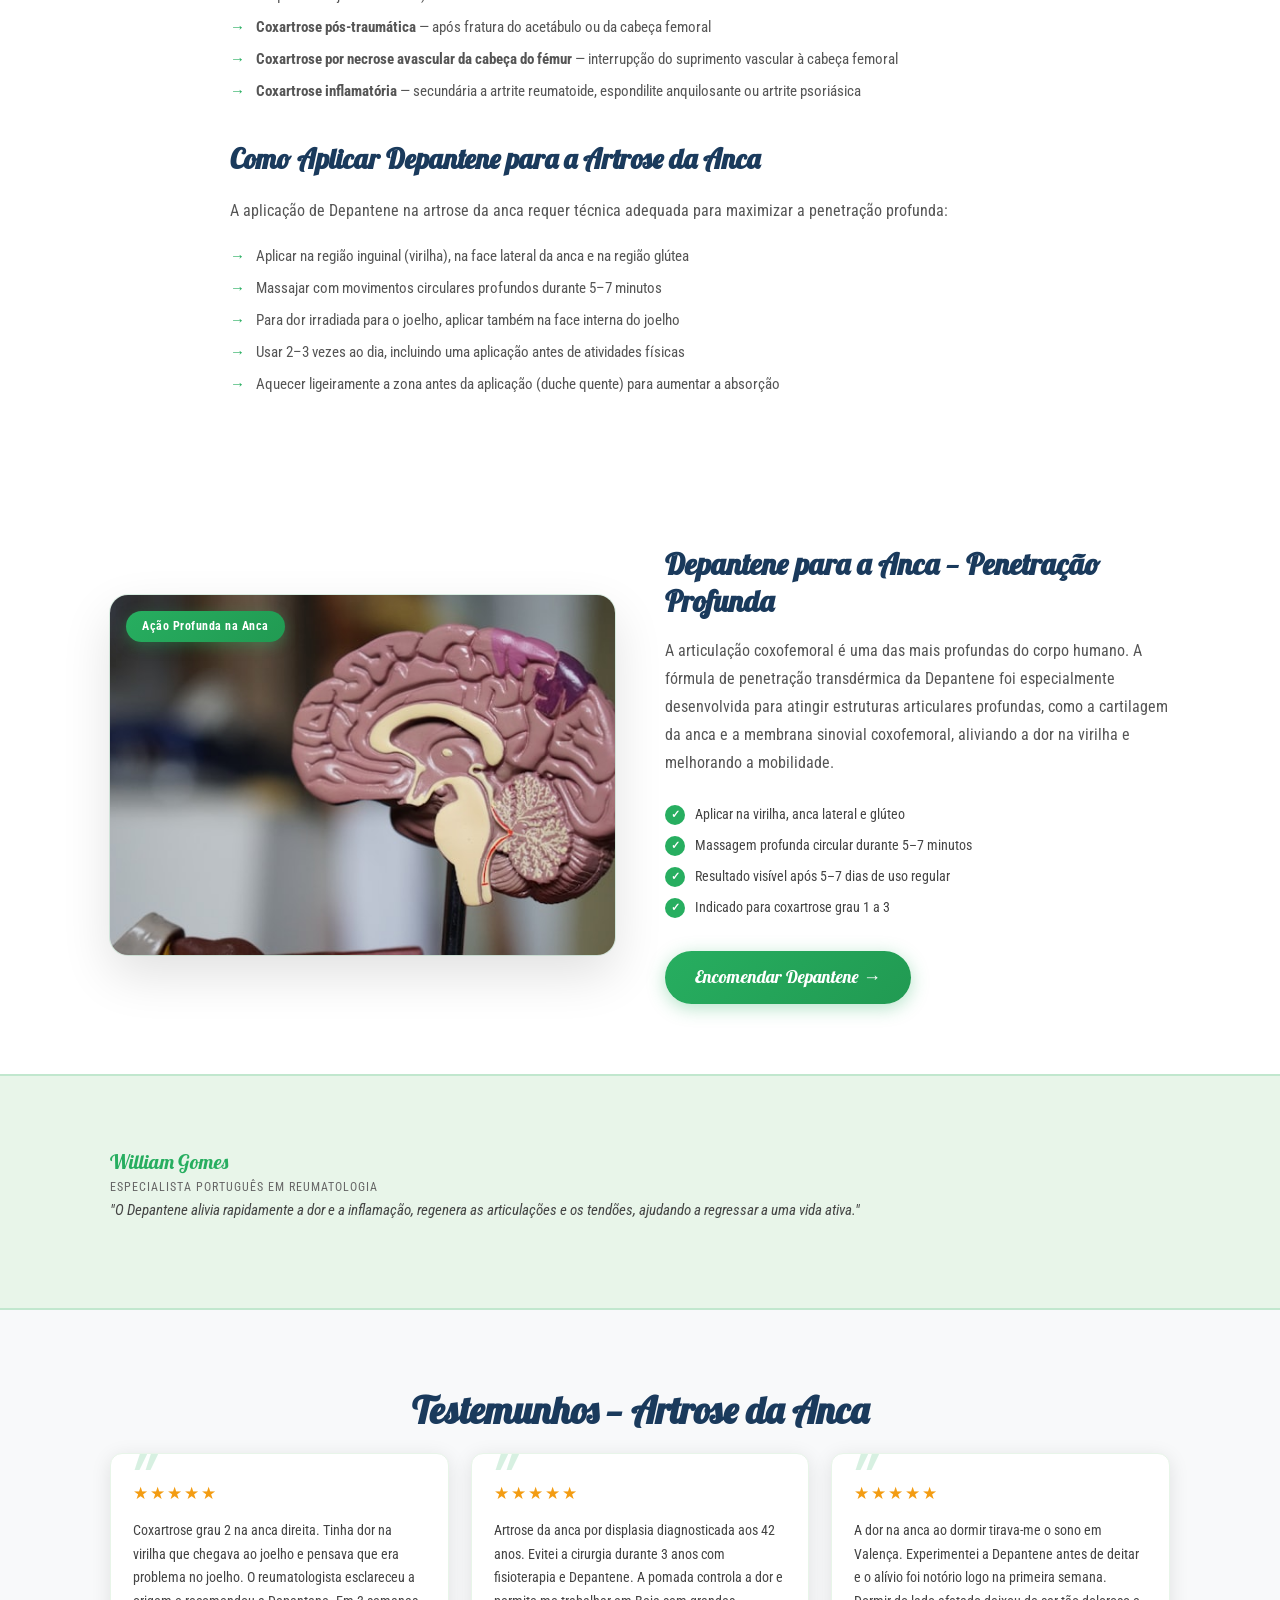
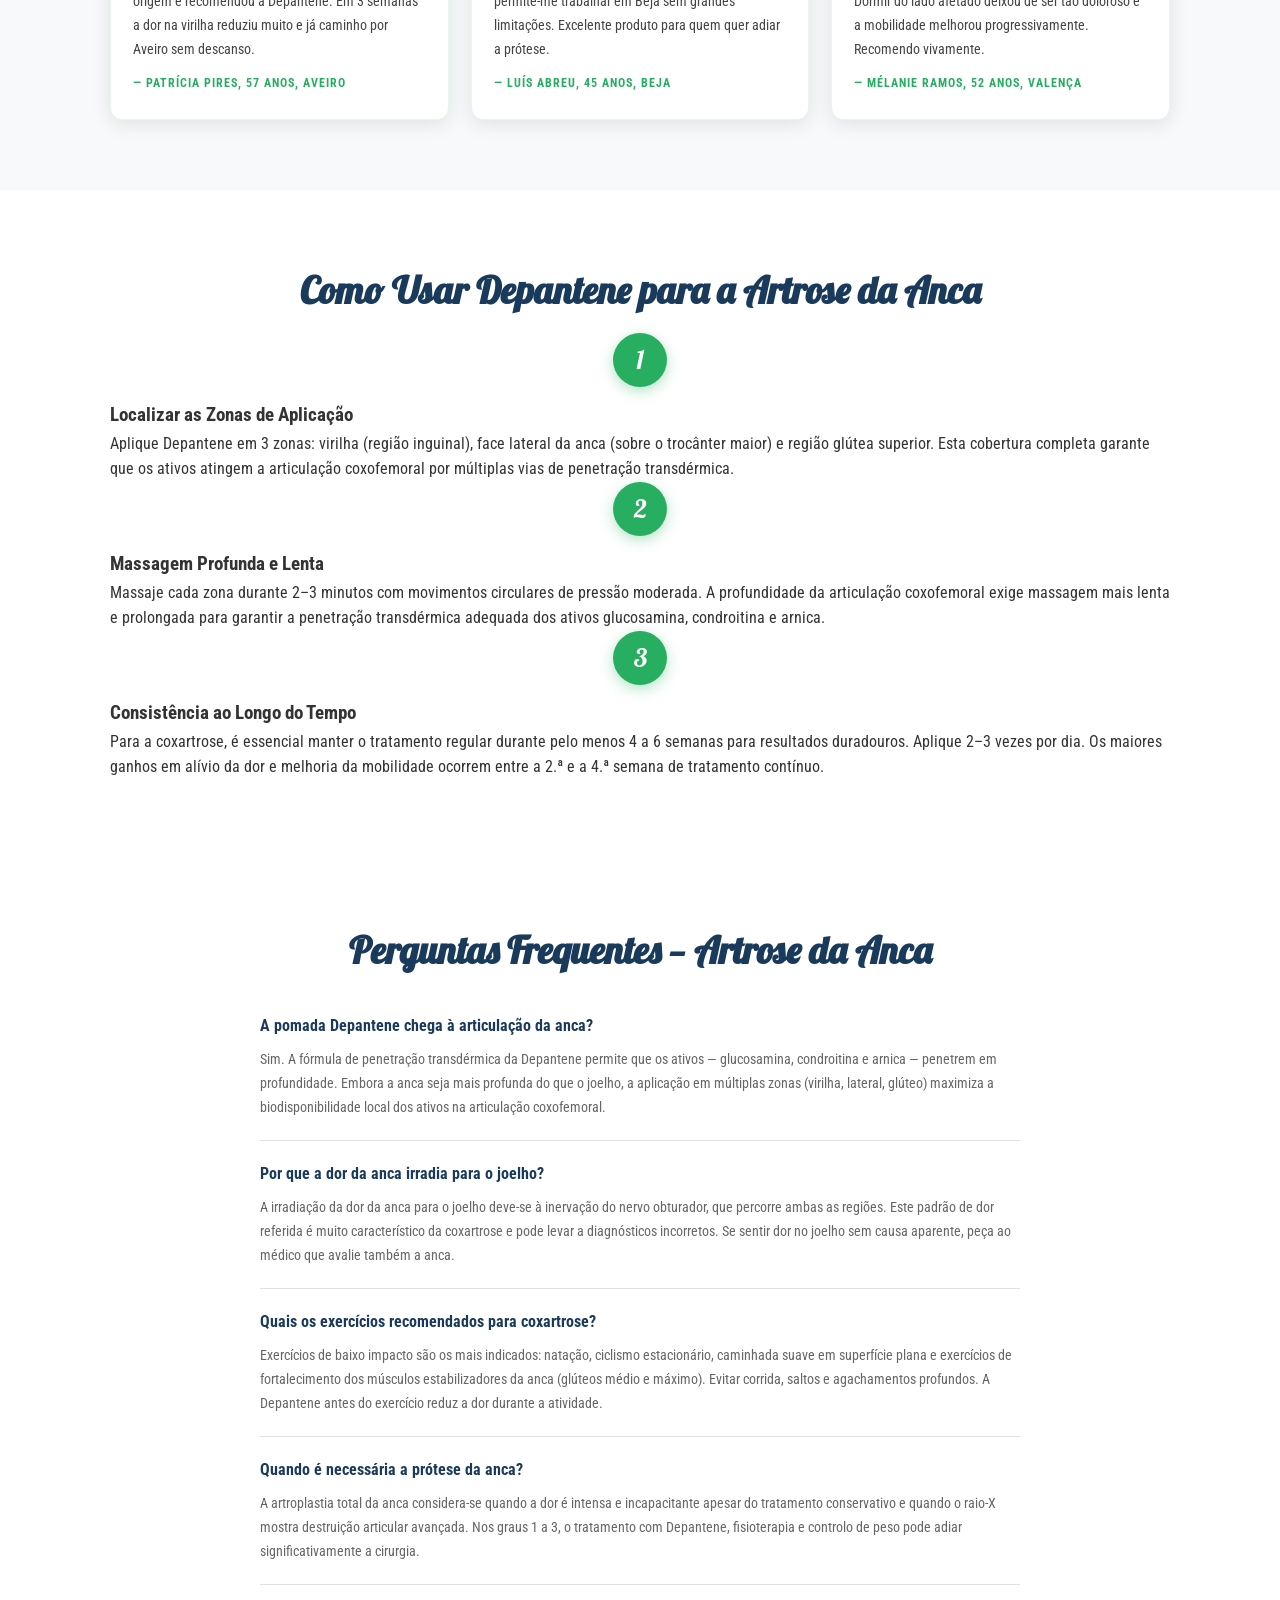
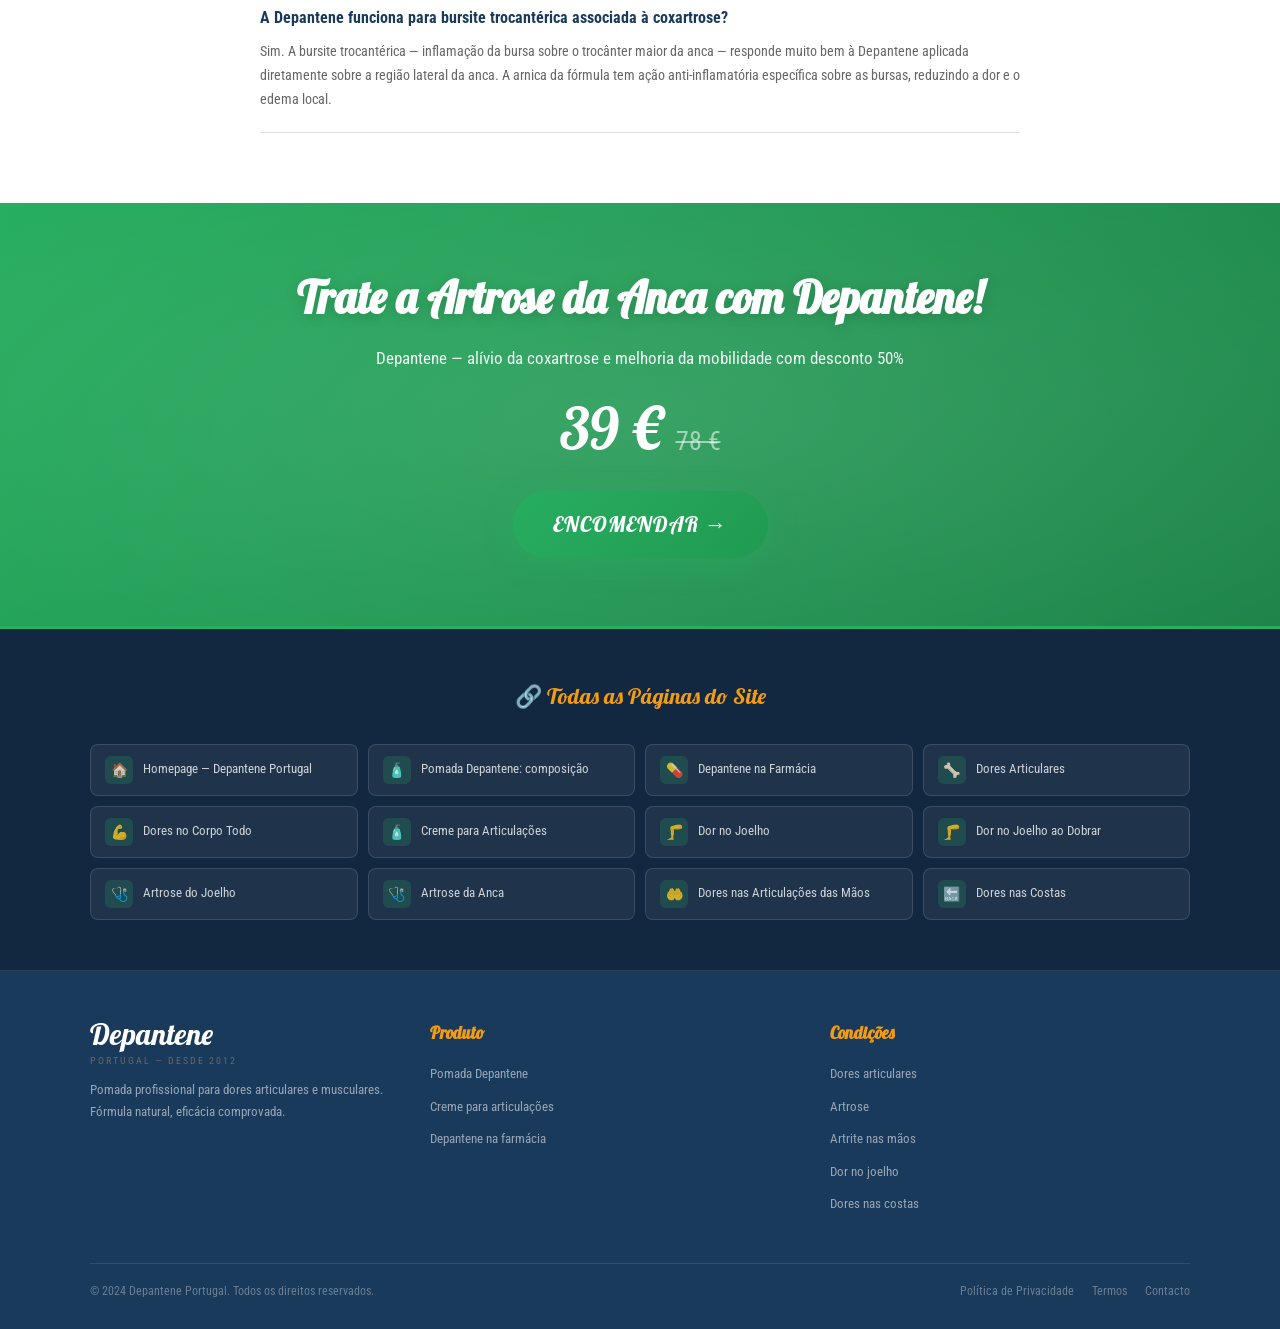
<file: artrose-anca.html>
<!DOCTYPE html>
<html lang="pt" dir="ltr">
<head>
  <meta charset="UTF-8"/>
  <meta name="viewport" content="width=device-width, initial-scale=1.0"/>
  <title>Artrose da Anca: Tratamento Inovador com Depantene | Portugal</title>
  <meta name="description" content="Artrose da anca (coxartrose)? Descubra as causas primárias e secundárias, a dor na virilha que irradia para o joelho, e como a pomada Depantene alivia em Portugal."/>
  <meta name="keywords" content="artrose da anca, coxartrose, dor na virilha, dor na anca tratamento, pomada artrose anca Portugal"/>
  <link rel="canonical" href="https://depantene.pt/artrose-anca.html"/>
  <link rel="stylesheet" href="style.css"/>
  <link rel="icon" href="product.svg" type="image/svg+xml"/>
</head>
<body>

<header class="site-header">
  <div class="header-inner">
    <a href="index.html" class="logo">
      <img src="product.svg" alt="Depantene" class="logo-img"/>
      <div><span class="logo-text">Depantene</span><div class="logo-sub">Portugal — desde 2012</div></div>
    </a>
    <button class="nav-toggle" onclick="this.nextElementSibling.classList.toggle('open')">☰</button>
    <nav class="site-nav">
      <a href="index.html">Home</a>
      <a href="pomada-depantene.html">Pomada</a>
      <a href="dor-nas-articulacoes.html">Articulações</a>
      <a href="dores-costas.html">Costas</a>
      <a href="artrose-joelho.html" class="active">Artrose</a>
      <a href="dores-articulacoes-maos.html">Artrite</a>
      <a href="dor-no-joelho.html">Joelho</a>
      <a href="depantene-farmacia.html">Farmácia</a>
    </nav>
  </div>
</header>

<div class="breadcrumbs container">
  <a href="index.html">Home</a><span>›</span><span>Artrose da Anca</span>
</div>

<section class="hero">
  <div class="hero-inner">
    <div class="hero-content">
      <div class="hero-badge"><span>Artrose da Anca</span><span class="discount">-50%</span></div>
      <h1>Artrose da Anca: Alívio Eficaz com Pomada Depantene</h1>
      <p class="hero-desc">A coxartrose — artrose da anca — causa dor profunda na virilha que pode irradiar até ao joelho, limitando a caminhada e as atividades diárias. A pomada Depantene alivia eficazmente a dor e melhora a mobilidade da anca sem efeitos secundários.</p>
      <ul class="hero-benefits">
        <li>Alivia a coxartrose e a dor profunda na anca</li>
        <li>Reduz a dor na virilha que irradia para o joelho</li>
        <li>Melhora a mobilidade ao caminhar e subir escadas</li>
      </ul>
      <a href="https://order.depanten.it/" class="btn-buy-sm">🛒 Encomendar Depantene com -50%</a>
    </div>
    <div class="price-card">
      <div class="product-img-wrap"><img src="product.svg" alt="Depantene pomada artrose anca"/></div>
      <div class="promo-label">PREÇO PROMOCIONAL</div>
      <div class="price-display">
        <div class="price-new">39 <span>€</span></div>
        <div class="price-old">78 €</div>
        <div class="price-saving">Poupança: 39 €</div>
      </div>
      <a href="https://order.depanten.it/" class="btn-buy">ENCOMENDAR →</a>
      <p class="delivery-note">🚚 Entrega em <strong>4–7 dias</strong> · Pagamento na entrega</p>
    </div>
  </div>
</section>

<section class="content-section">
  <div class="content-article">
    <h2>O que é a Artrose da Anca (Coxartrose)?</h2>
    <p>A <strong>artrose da anca</strong>, clinicamente designada <strong>coxartrose</strong>, é uma doença degenerativa articular que afeta a articulação coxofemoral — a ligação entre a cabeça do fémur e o acetábulo da bacia. É a segunda forma mais comum de artrose em Portugal, a seguir à gonartrose, e uma das principais causas de substituição articular por prótese.</p>
    <p>A coxartrose caracteriza-se pelo desgaste progressivo da cartilagem que reveste a cabeça do fémur e o acetábulo. À medida que a cartilagem se deteriora, os ossos começam a contactar diretamente, causando dor, crepitações, inchaço e rigidez progressiva da articulação da anca. Estima-se que afete cerca de 10% da população portuguesa com mais de 60 anos.</p>

    <h2>Dor na Virilha que Irradia para o Joelho</h2>
    <p>Um dos sinais mais característicos da coxartrose é a <strong>dor na virilha que irradia para o joelho</strong>. Esta irradiação deve-se à anatomia do nervo obturador, que inerva simultaneamente a anca e a face medial (interna) do joelho. Por este motivo, muitos doentes com coxartrose apresentam-se inicialmente com queixa de dor no joelho, sem suspeitar que a origem está na anca.</p>
    <ul>
      <li><strong>Dor na virilha (inguinal)</strong> — a localização mais frequente; dor profunda que piora ao andar e ao rodar a perna</li>
      <li><strong>Dor irradiada para o joelho</strong> — em 20 a 30% dos casos, o nervo obturador transmite a dor até à face interna do joelho</li>
      <li><strong>Dor na nádega</strong> — pode irradiar para a coxa posterior, mimetizando ciática</li>
      <li><strong>Dor ao dormir do lado afetado</strong> — sinal de coxartrose moderada a grave</li>
      <li><strong>Limitação da rotação interna</strong> — primeiro sinal clínico de coxartrose, antes da dor intensa</li>
    </ul>

    <h2>Causas Primárias e Secundárias da Coxartrose</h2>
    <p>A artrose da anca pode ser classificada em primária e secundária segundo a causa:</p>
    <ul>
      <li><strong>Coxartrose primária (idiopática)</strong> — sem causa identificável; resulta do envelhecimento e de fatores genéticos; é a forma mais frequente</li>
      <li><strong>Coxartrose secundária a displasia da anca</strong> — anomalia congénita da articulação que predispõe ao desgaste precoce (causa mais frequente em jovens adultos)</li>
      <li><strong>Coxartrose pós-traumática</strong> — após fratura do acetábulo ou da cabeça femoral</li>
      <li><strong>Coxartrose por necrose avascular da cabeça do fémur</strong> — interrupção do suprimento vascular à cabeça femoral</li>
      <li><strong>Coxartrose inflamatória</strong> — secundária a artrite reumatoide, espondilite anquilosante ou artrite psoriásica</li>
    </ul>

    <h2>Como Aplicar Depantene para a Artrose da Anca</h2>
    <p>A aplicação de Depantene na artrose da anca requer técnica adequada para maximizar a penetração profunda:</p>
    <ul>
      <li>Aplicar na região inguinal (virilha), na face lateral da anca e na região glútea</li>
      <li>Massajar com movimentos circulares profundos durante 5–7 minutos</li>
      <li>Para dor irradiada para o joelho, aplicar também na face interna do joelho</li>
      <li>Usar 2–3 vezes ao dia, incluindo uma aplicação antes de atividades físicas</li>
      <li>Aquecer ligeiramente a zona antes da aplicação (duche quente) para aumentar a absorção</li>
    </ul>
  </div>
</section>

<section class="photo-content-section">
  <div class="container">
    <div class="photo-content-grid photo-content-grid--reverse">
      <div class="photo-content-text">
        <h2>Depantene para a Anca — Penetração Profunda</h2>
        <p>A articulação coxofemoral é uma das mais profundas do corpo humano. A fórmula de penetração transdérmica da Depantene foi especialmente desenvolvida para atingir estruturas articulares profundas, como a cartilagem da anca e a membrana sinovial coxofemoral, aliviando a dor na virilha e melhorando a mobilidade.</p>
        <ul class="photo-check-list">
          <li>Aplicar na virilha, anca lateral e glúteo</li>
          <li>Massagem profunda circular durante 5–7 minutos</li>
          <li>Resultado visível após 5–7 dias de uso regular</li>
          <li>Indicado para coxartrose grau 1 a 3</li>
        </ul>
        <a href="https://order.depanten.it/" class="btn-buy-sm">Encomendar Depantene →</a>
      </div>
      <div class="photo-content-img">
        <img src="photos/hip-pain.jpg" alt="Artrose da anca coxartrose tratamento Depantene"/>
        <div class="photo-content-badge">Ação Profunda na Anca</div>
      </div>
    </div>
  </div>
</section>

<section class="expert-section">
  <div class="container">
    <div class="expert-card">
      <div class="expert-info">
        <div class="expert-name">William Gomes</div>
        <div class="expert-title">Especialista Português em Reumatologia</div>
      </div>
      <blockquote class="expert-quote">
        "O Depantene alivia rapidamente a dor e a inflamação, regenera as articulações e os tendões, ajudando a regressar a uma vida ativa."
      </blockquote>
    </div>
  </div>
</section>

<section class="testimonials-section">
  <div class="container">
    <h2 class="section-title">Testemunhos — Artrose da Anca</h2>
    <div class="testimonials-grid">
      <div class="testimonial-card">
        <div class="stars">★★★★★</div>
        <p>Coxartrose grau 2 na anca direita. Tinha dor na virilha que chegava ao joelho e pensava que era problema no joelho. O reumatologista esclareceu a origem e recomendou a Depantene. Em 3 semanas a dor na virilha reduziu muito e já caminho por Aveiro sem descanso.</p>
        <div class="testimonial-author">— Patrícia Pires, 57 anos, Aveiro</div>
      </div>
      <div class="testimonial-card">
        <div class="stars">★★★★★</div>
        <p>Artrose da anca por displasia diagnosticada aos 42 anos. Evitei a cirurgia durante 3 anos com fisioterapia e Depantene. A pomada controla a dor e permite-me trabalhar em Beja sem grandes limitações. Excelente produto para quem quer adiar a prótese.</p>
        <div class="testimonial-author">— Luís Abreu, 45 anos, Beja</div>
      </div>
      <div class="testimonial-card">
        <div class="stars">★★★★★</div>
        <p>A dor na anca ao dormir tirava-me o sono em Valença. Experimentei a Depantene antes de deitar e o alívio foi notório logo na primeira semana. Dormir do lado afetado deixou de ser tão doloroso e a mobilidade melhorou progressivamente. Recomendo vivamente.</p>
        <div class="testimonial-author">— Mélanie Ramos, 52 anos, Valença</div>
      </div>
    </div>
  </div>
</section>

<section class="howto-section">
  <div class="container">
    <h2 class="section-title">Como Usar Depantene para a Artrose da Anca</h2>
    <div class="howto-steps">
      <div class="howto-step">
        <div class="step-number">1</div>
        <h3>Localizar as Zonas de Aplicação</h3>
        <p>Aplique Depantene em 3 zonas: virilha (região inguinal), face lateral da anca (sobre o trocânter maior) e região glútea superior. Esta cobertura completa garante que os ativos atingem a articulação coxofemoral por múltiplas vias de penetração transdérmica.</p>
      </div>
      <div class="howto-step">
        <div class="step-number">2</div>
        <h3>Massagem Profunda e Lenta</h3>
        <p>Massaje cada zona durante 2–3 minutos com movimentos circulares de pressão moderada. A profundidade da articulação coxofemoral exige massagem mais lenta e prolongada para garantir a penetração transdérmica adequada dos ativos glucosamina, condroitina e arnica.</p>
      </div>
      <div class="howto-step">
        <div class="step-number">3</div>
        <h3>Consistência ao Longo do Tempo</h3>
        <p>Para a coxartrose, é essencial manter o tratamento regular durante pelo menos 4 a 6 semanas para resultados duradouros. Aplique 2–3 vezes por dia. Os maiores ganhos em alívio da dor e melhoria da mobilidade ocorrem entre a 2.ª e a 4.ª semana de tratamento contínuo.</p>
      </div>
    </div>
  </div>
</section>

<section class="faq-section">
  <div class="container">
    <h2 class="section-title">Perguntas Frequentes — Artrose da Anca</h2>
    <div class="faq-list">
      <div class="faq-item">
        <h3>A pomada Depantene chega à articulação da anca?</h3>
        <p>Sim. A fórmula de penetração transdérmica da Depantene permite que os ativos — glucosamina, condroitina e arnica — penetrem em profundidade. Embora a anca seja mais profunda do que o joelho, a aplicação em múltiplas zonas (virilha, lateral, glúteo) maximiza a biodisponibilidade local dos ativos na articulação coxofemoral.</p>
      </div>
      <div class="faq-item">
        <h3>Por que a dor da anca irradia para o joelho?</h3>
        <p>A irradiação da dor da anca para o joelho deve-se à inervação do nervo obturador, que percorre ambas as regiões. Este padrão de dor referida é muito característico da coxartrose e pode levar a diagnósticos incorretos. Se sentir dor no joelho sem causa aparente, peça ao médico que avalie também a anca.</p>
      </div>
      <div class="faq-item">
        <h3>Quais os exercícios recomendados para coxartrose?</h3>
        <p>Exercícios de baixo impacto são os mais indicados: natação, ciclismo estacionário, caminhada suave em superfície plana e exercícios de fortalecimento dos músculos estabilizadores da anca (glúteos médio e máximo). Evitar corrida, saltos e agachamentos profundos. A Depantene antes do exercício reduz a dor durante a atividade.</p>
      </div>
      <div class="faq-item">
        <h3>Quando é necessária a prótese da anca?</h3>
        <p>A artroplastia total da anca considera-se quando a dor é intensa e incapacitante apesar do tratamento conservativo e quando o raio-X mostra destruição articular avançada. Nos graus 1 a 3, o tratamento com Depantene, fisioterapia e controlo de peso pode adiar significativamente a cirurgia.</p>
      </div>
      <div class="faq-item">
        <h3>A Depantene funciona para bursite trocantérica associada à coxartrose?</h3>
        <p>Sim. A bursite trocantérica — inflamação da bursa sobre o trocânter maior da anca — responde muito bem à Depantene aplicada diretamente sobre a região lateral da anca. A arnica da fórmula tem ação anti-inflamatória específica sobre as bursas, reduzindo a dor e o edema local.</p>
      </div>
    </div>
  </div>
</section>

<section class="cta-section">
  <h2>Trate a Artrose da Anca com Depantene!</h2>
  <p class="subtitle">Depantene — alívio da coxartrose e melhoria da mobilidade com desconto 50%</p>
  <div class="cta-price-row">
    <span class="cta-price-new">39 €</span>
    <span class="cta-price-old">78 €</span>
  </div>
  <a href="https://order.depanten.it/" class="btn-buy" style="max-width:400px;display:inline-block;">ENCOMENDAR →</a>
</section>

<footer class="site-footer">

  <div class="footer-pages">
    <div class="footer-pages-title">🔗 Todas as Páginas do Site</div>
    <div class="pages-nav-grid">
      <a href="index.html"><span class="pg-icon">🏠</span>Homepage — Depantene Portugal</a>
      <a href="pomada-depantene.html"><span class="pg-icon">🧴</span>Pomada Depantene: composição</a>
      <a href="depantene-farmacia.html"><span class="pg-icon">💊</span>Depantene na Farmácia</a>
      <a href="dor-nas-articulacoes.html"><span class="pg-icon">🦴</span>Dores Articulares</a>
      <a href="dores-no-corpo.html"><span class="pg-icon">💪</span>Dores no Corpo Todo</a>
      <a href="creme-articulacoes.html"><span class="pg-icon">🧴</span>Creme para Articulações</a>
      <a href="dor-no-joelho.html"><span class="pg-icon">🦵</span>Dor no Joelho</a>
      <a href="dor-joelho-dobrar.html"><span class="pg-icon">🦵</span>Dor no Joelho ao Dobrar</a>
      <a href="artrose-joelho.html"><span class="pg-icon">🩺</span>Artrose do Joelho</a>
      <a href="artrose-anca.html"><span class="pg-icon">🩺</span>Artrose da Anca</a>
      <a href="dores-articulacoes-maos.html"><span class="pg-icon">🤲</span>Dores nas Articulações das Mãos</a>
      <a href="dores-costas.html"><span class="pg-icon">🔙</span>Dores nas Costas</a>
    </div>
  </div>

  <div class="footer-main">
    <div class="footer-inner">
      <div class="footer-top">
        <div class="footer-brand">
          <span class="logo-text">Depantene</span>
          <div class="logo-sub">Portugal — desde 2012</div>
          <p>Pomada profissional para dores articulares e musculares. Fórmula natural, eficácia comprovada.</p>
        </div>
        <div class="footer-col">
          <h4>Produto</h4>
          <ul>
            <li><a href="pomada-depantene.html">Pomada Depantene</a></li>
            <li><a href="creme-articulacoes.html">Creme para articulações</a></li>
            <li><a href="depantene-farmacia.html">Depantene na farmácia</a></li>
          </ul>
        </div>
        <div class="footer-col">
          <h4>Condições</h4>
          <ul>
            <li><a href="dor-nas-articulacoes.html">Dores articulares</a></li>
            <li><a href="artrose-joelho.html">Artrose</a></li>
            <li><a href="dores-articulacoes-maos.html">Artrite nas mãos</a></li>
            <li><a href="dor-no-joelho.html">Dor no joelho</a></li>
            <li><a href="dores-costas.html">Dores nas costas</a></li>
          </ul>
        </div>
      </div>
      <div class="footer-bottom">
        <p>© 2024 Depantene Portugal. Todos os direitos reservados.</p>
        <div class="footer-links">
          <a href="privacidade.html">Política de Privacidade</a>
          <a href="termos.html">Termos</a>
          <a href="contacto.html">Contacto</a>
        </div>
      </div>
    </div>
  </div>

</footer>

</body>
</html>
</file>
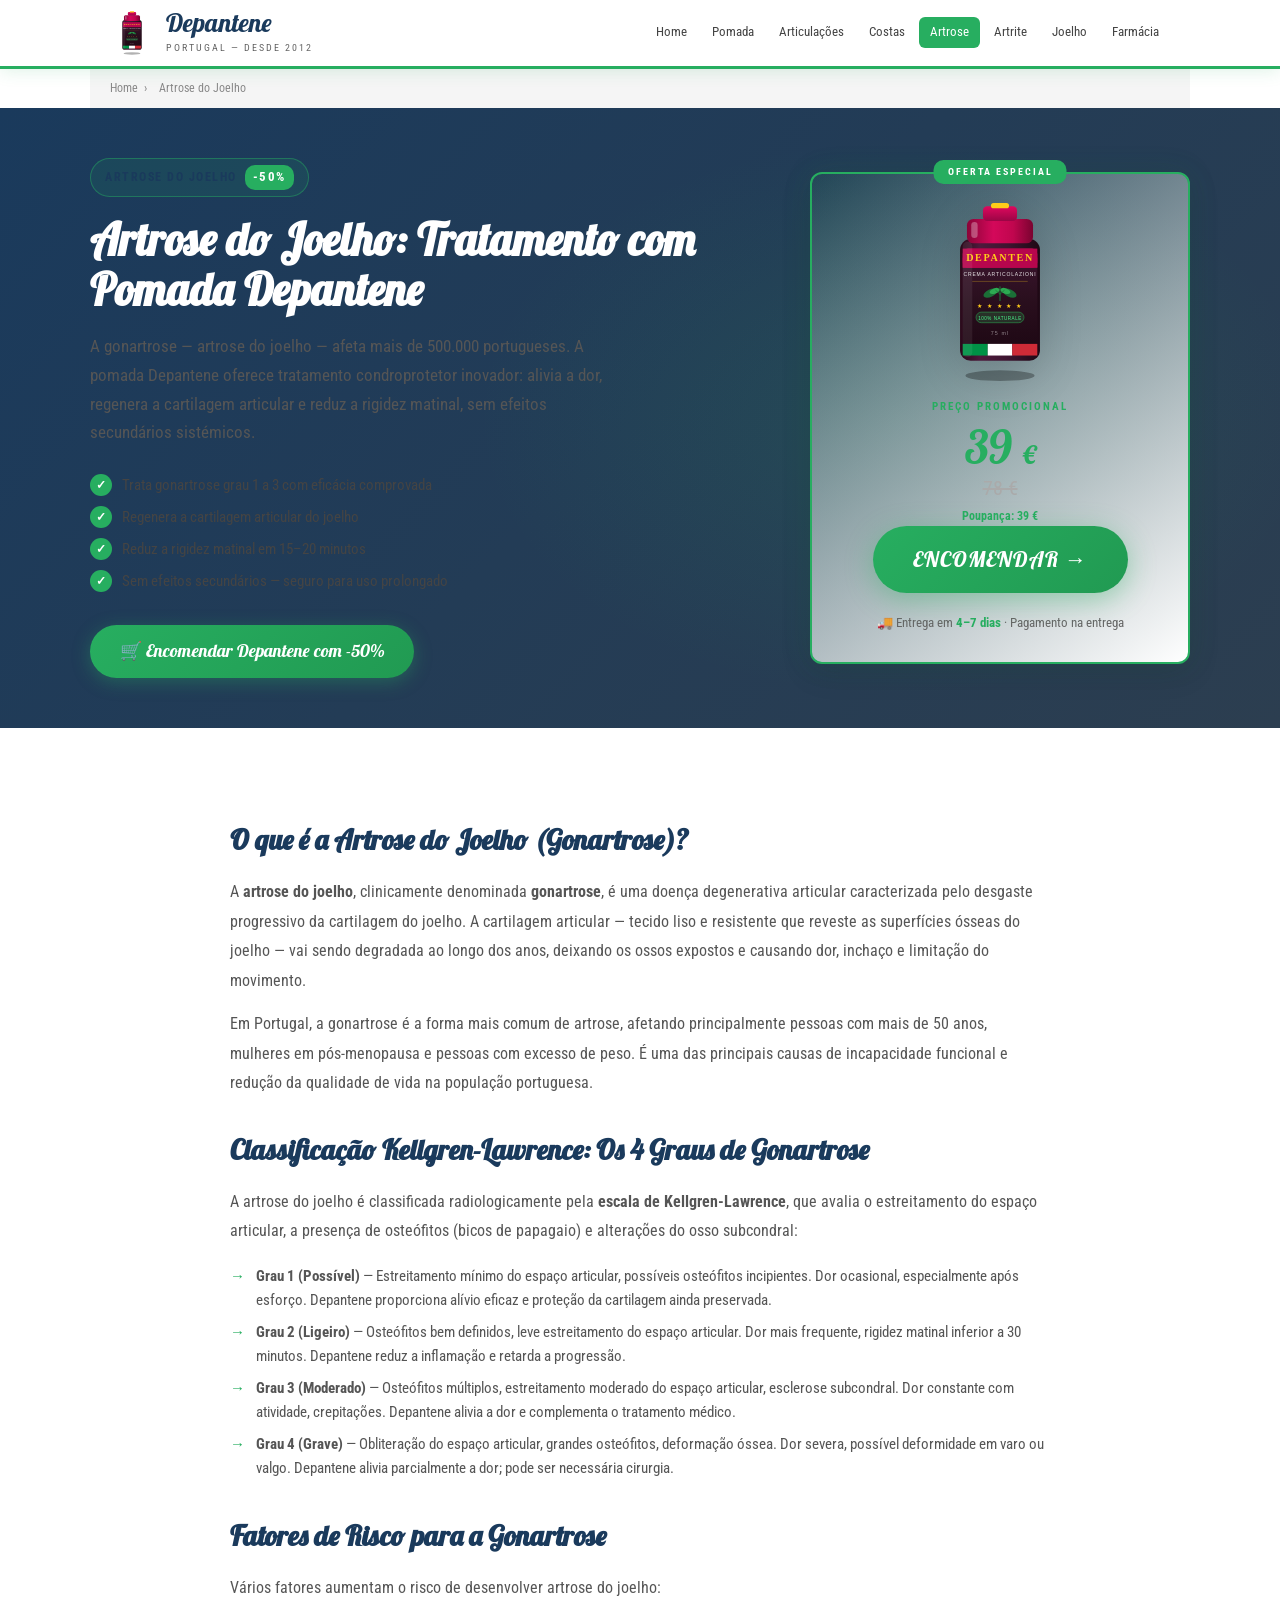
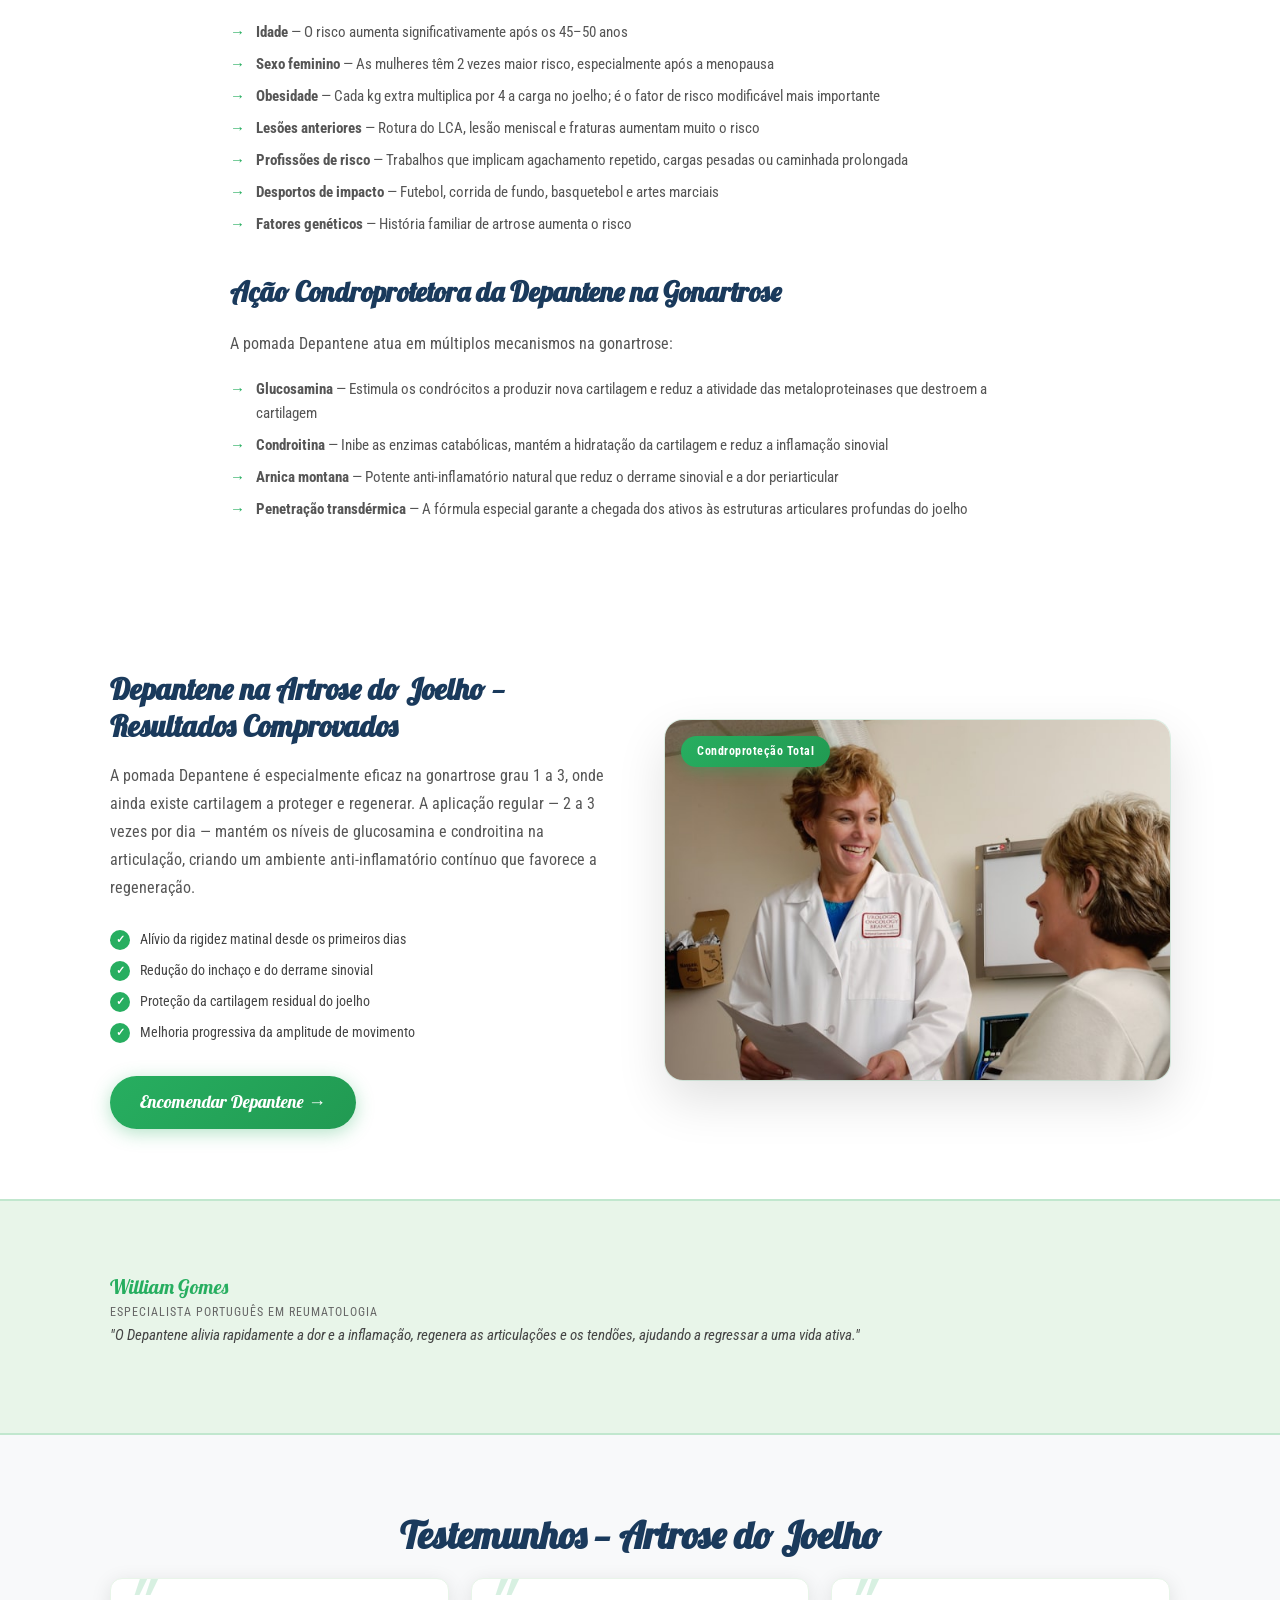
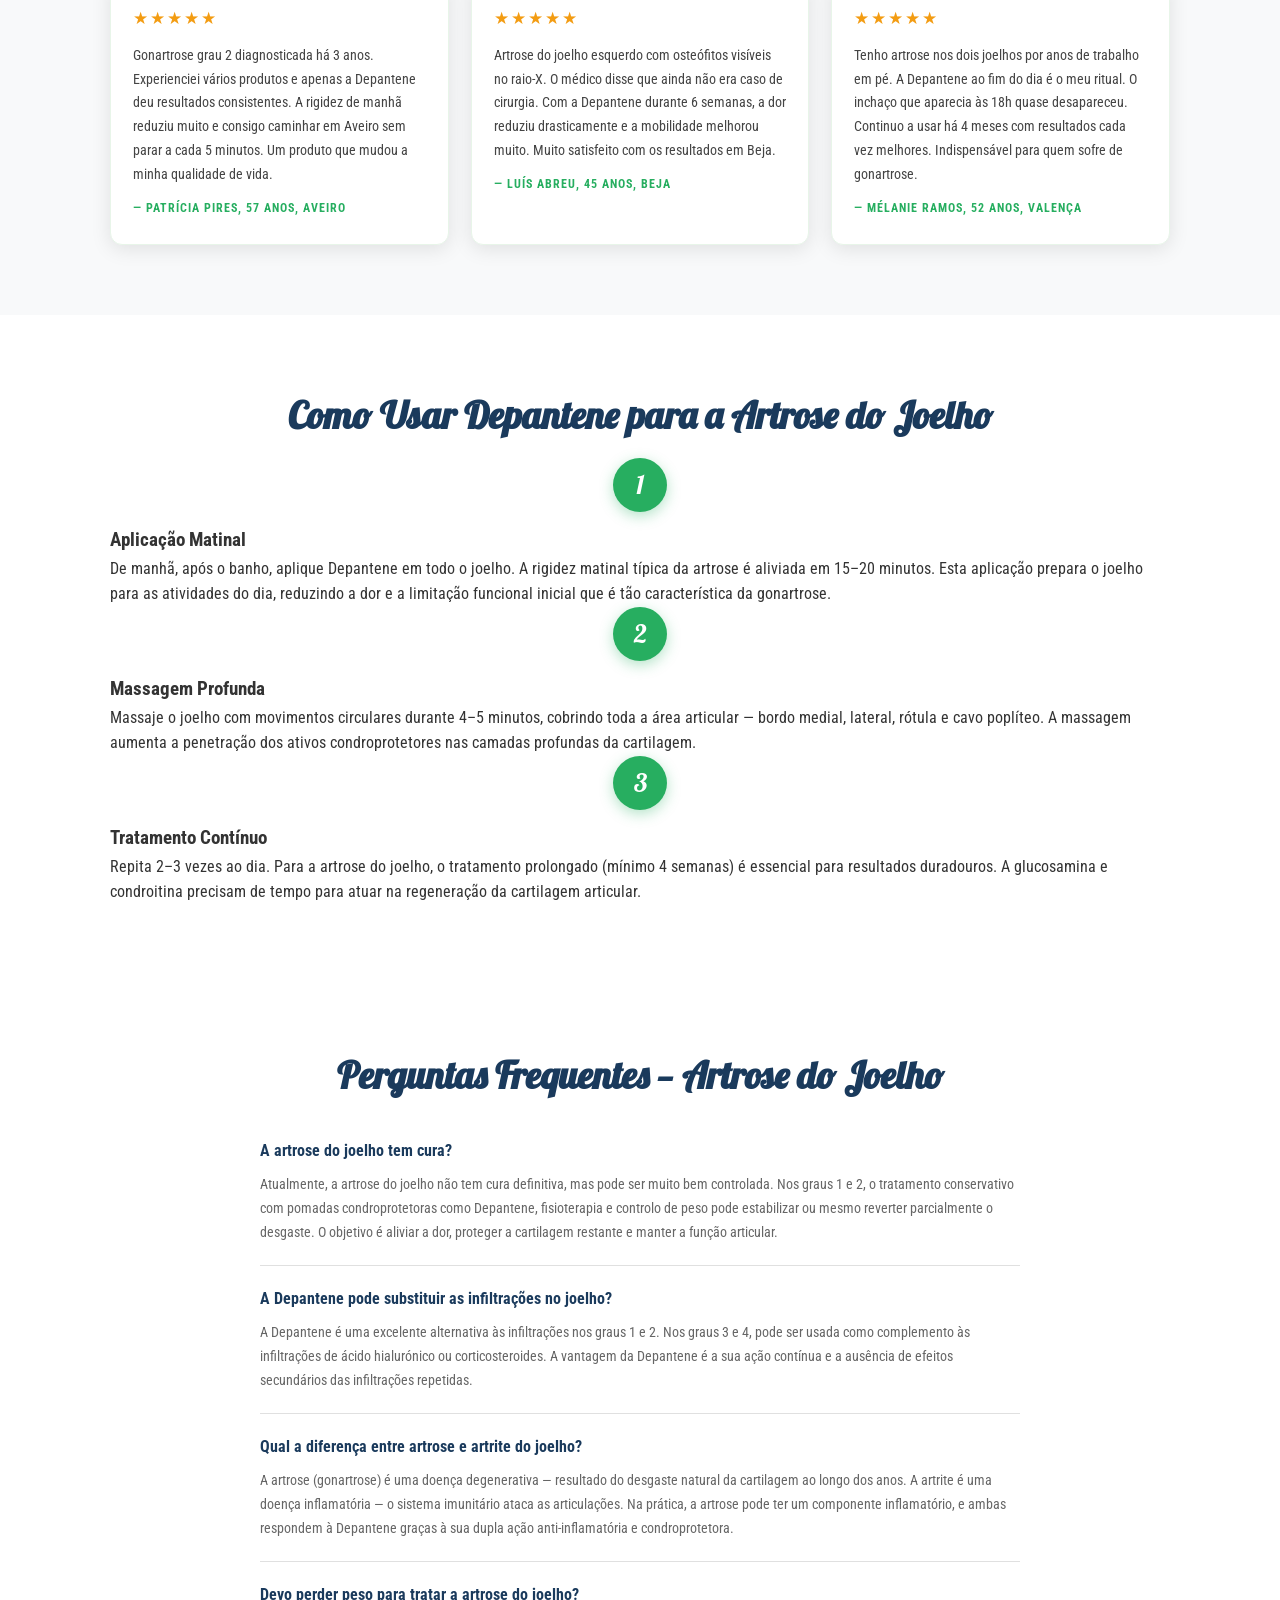
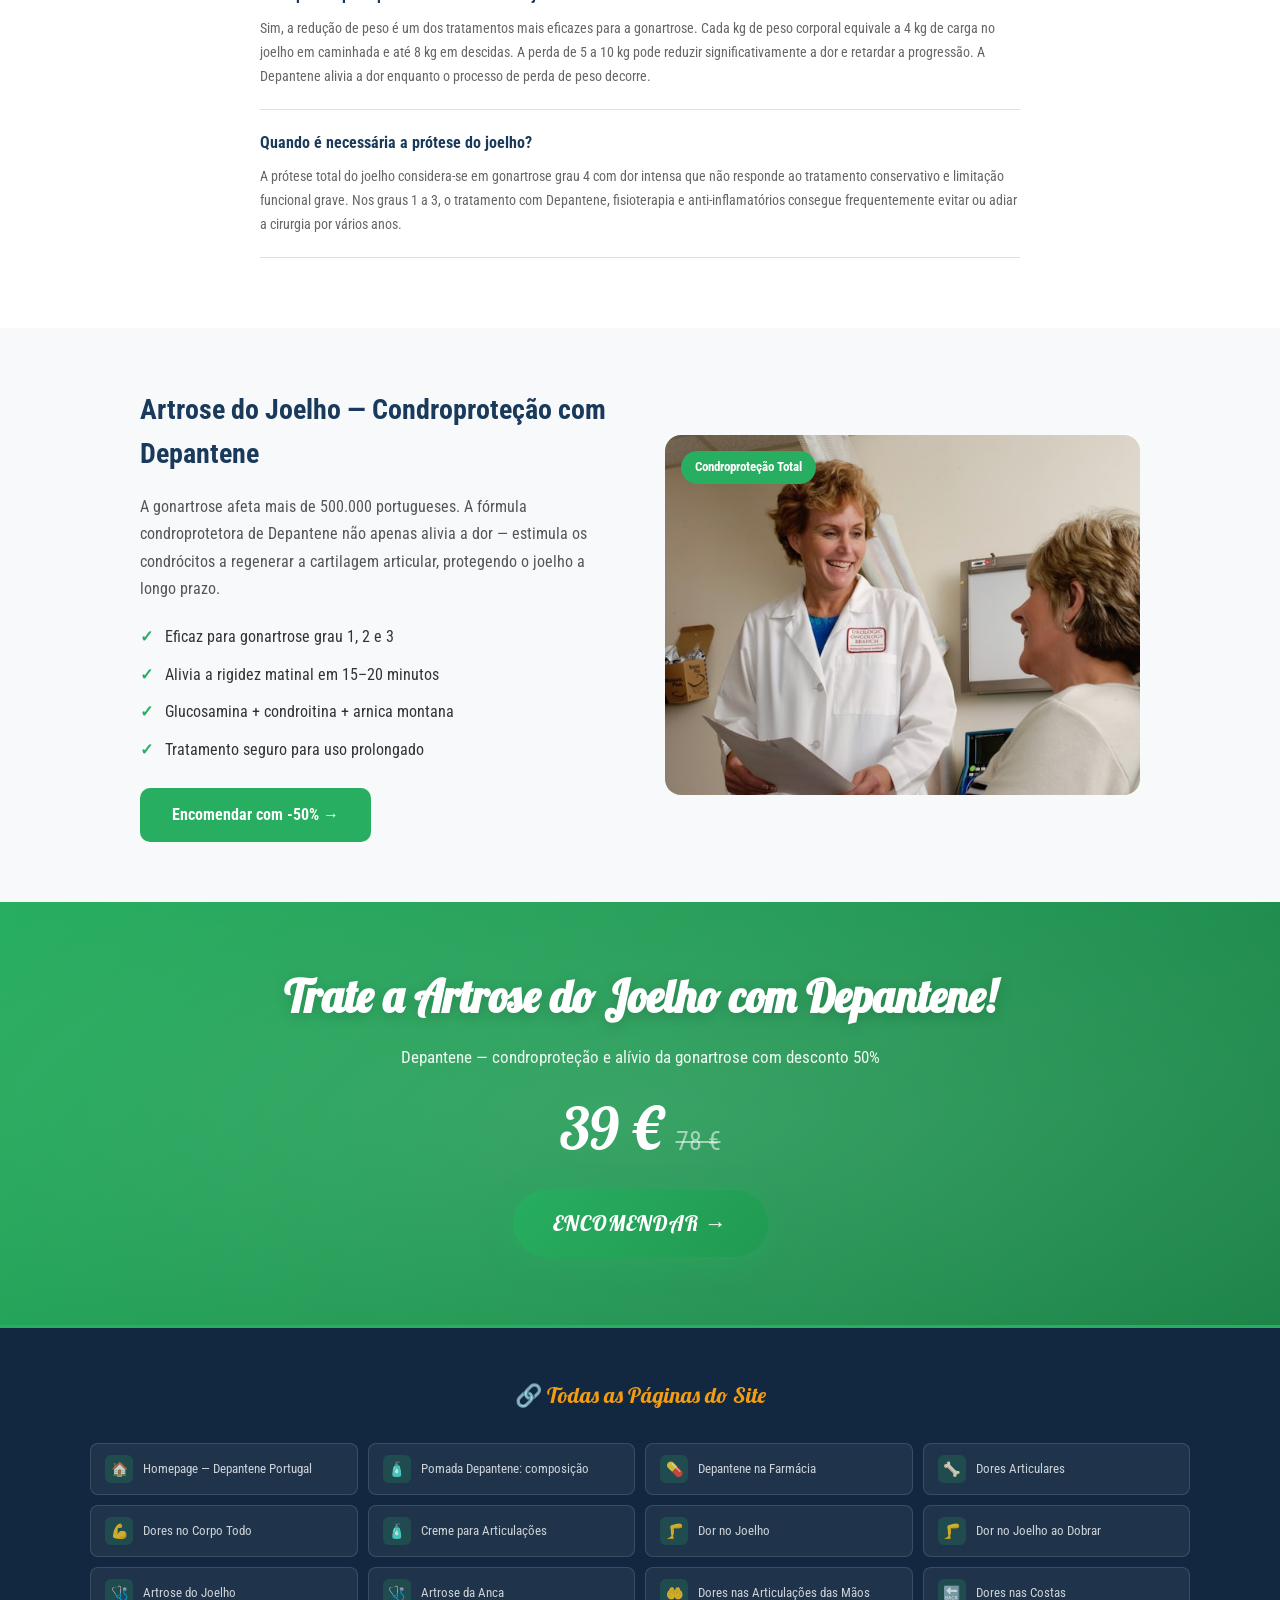
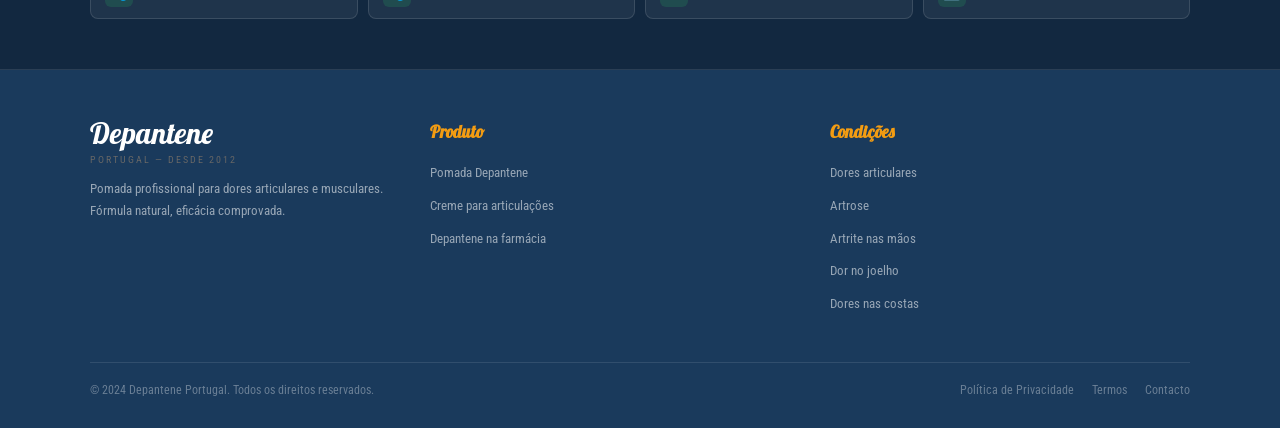
<file: artrose-joelho.html>
<!DOCTYPE html>
<html lang="pt" dir="ltr">
<head>
  <meta charset="UTF-8"/>
  <meta name="viewport" content="width=device-width, initial-scale=1.0"/>
  <title>Artrose do Joelho: Tratamento Inovador com Depantene | Portugal</title>
  <meta name="description" content="Artrose do joelho (gonartrose)? Descubra a classificação Kellgren-Lawrence 4 graus, os fatores de risco e como a pomada Depantene regenera a cartilagem e alivia a dor em Portugal."/>
  <meta name="keywords" content="artrose do joelho, gonartrose, tratamento artrose joelho, kellgren lawrence, pomada artrose Portugal"/>
  <link rel="canonical" href="https://depantene.pt/artrose-joelho.html"/>
  <link rel="stylesheet" href="style.css"/>
  <link rel="icon" href="product.svg" type="image/svg+xml"/>
</head>
<body>

<header class="site-header">
  <div class="header-inner">
    <a href="index.html" class="logo">
      <img src="product.svg" alt="Depantene" class="logo-img"/>
      <div><span class="logo-text">Depantene</span><div class="logo-sub">Portugal — desde 2012</div></div>
    </a>
    <button class="nav-toggle" onclick="this.nextElementSibling.classList.toggle('open')">☰</button>
    <nav class="site-nav">
      <a href="index.html">Home</a>
      <a href="pomada-depantene.html">Pomada</a>
      <a href="dor-nas-articulacoes.html">Articulações</a>
      <a href="dores-costas.html">Costas</a>
      <a href="artrose-joelho.html" class="active">Artrose</a>
      <a href="dores-articulacoes-maos.html">Artrite</a>
      <a href="dor-no-joelho.html">Joelho</a>
      <a href="depantene-farmacia.html">Farmácia</a>
    </nav>
  </div>
</header>

<div class="breadcrumbs container">
  <a href="index.html">Home</a><span>›</span><span>Artrose do Joelho</span>
</div>

<section class="hero">
  <div class="hero-inner">
    <div class="hero-content">
      <div class="hero-badge"><span>Artrose do Joelho</span><span class="discount">-50%</span></div>
      <h1>Artrose do Joelho: Tratamento com Pomada Depantene</h1>
      <p class="hero-desc">A gonartrose — artrose do joelho — afeta mais de 500.000 portugueses. A pomada Depantene oferece tratamento condroprotetor inovador: alivia a dor, regenera a cartilagem articular e reduz a rigidez matinal, sem efeitos secundários sistémicos.</p>
      <ul class="hero-benefits">
        <li>Trata gonartrose grau 1 a 3 com eficácia comprovada</li>
        <li>Regenera a cartilagem articular do joelho</li>
        <li>Reduz a rigidez matinal em 15–20 minutos</li>
        <li>Sem efeitos secundários — seguro para uso prolongado</li>
      </ul>
      <a href="https://order.depanten.it/" class="btn-buy-sm">🛒 Encomendar Depantene com -50%</a>
    </div>
    <div class="price-card">
      <div class="product-img-wrap"><img src="product.svg" alt="Depantene pomada artrose joelho"/></div>
      <div class="promo-label">PREÇO PROMOCIONAL</div>
      <div class="price-display">
        <div class="price-new">39 <span>€</span></div>
        <div class="price-old">78 €</div>
        <div class="price-saving">Poupança: 39 €</div>
      </div>
      <a href="https://order.depanten.it/" class="btn-buy">ENCOMENDAR →</a>
      <p class="delivery-note">🚚 Entrega em <strong>4–7 dias</strong> · Pagamento na entrega</p>
    </div>
  </div>
</section>

<section class="content-section">
  <div class="content-article">
    <h2>O que é a Artrose do Joelho (Gonartrose)?</h2>
    <p>A <strong>artrose do joelho</strong>, clinicamente denominada <strong>gonartrose</strong>, é uma doença degenerativa articular caracterizada pelo desgaste progressivo da cartilagem do joelho. A cartilagem articular — tecido liso e resistente que reveste as superfícies ósseas do joelho — vai sendo degradada ao longo dos anos, deixando os ossos expostos e causando dor, inchaço e limitação do movimento.</p>
    <p>Em Portugal, a gonartrose é a forma mais comum de artrose, afetando principalmente pessoas com mais de 50 anos, mulheres em pós-menopausa e pessoas com excesso de peso. É uma das principais causas de incapacidade funcional e redução da qualidade de vida na população portuguesa.</p>

    <h2>Classificação Kellgren-Lawrence: Os 4 Graus de Gonartrose</h2>
    <p>A artrose do joelho é classificada radiologicamente pela <strong>escala de Kellgren-Lawrence</strong>, que avalia o estreitamento do espaço articular, a presença de osteófitos (bicos de papagaio) e alterações do osso subcondral:</p>
    <ul>
      <li><strong>Grau 1 (Possível)</strong> — Estreitamento mínimo do espaço articular, possíveis osteófitos incipientes. Dor ocasional, especialmente após esforço. Depantene proporciona alívio eficaz e proteção da cartilagem ainda preservada.</li>
      <li><strong>Grau 2 (Ligeiro)</strong> — Osteófitos bem definidos, leve estreitamento do espaço articular. Dor mais frequente, rigidez matinal inferior a 30 minutos. Depantene reduz a inflamação e retarda a progressão.</li>
      <li><strong>Grau 3 (Moderado)</strong> — Osteófitos múltiplos, estreitamento moderado do espaço articular, esclerose subcondral. Dor constante com atividade, crepitações. Depantene alivia a dor e complementa o tratamento médico.</li>
      <li><strong>Grau 4 (Grave)</strong> — Obliteração do espaço articular, grandes osteófitos, deformação óssea. Dor severa, possível deformidade em varo ou valgo. Depantene alivia parcialmente a dor; pode ser necessária cirurgia.</li>
    </ul>

    <h2>Fatores de Risco para a Gonartrose</h2>
    <p>Vários fatores aumentam o risco de desenvolver artrose do joelho:</p>
    <ul>
      <li><strong>Idade</strong> — O risco aumenta significativamente após os 45–50 anos</li>
      <li><strong>Sexo feminino</strong> — As mulheres têm 2 vezes maior risco, especialmente após a menopausa</li>
      <li><strong>Obesidade</strong> — Cada kg extra multiplica por 4 a carga no joelho; é o fator de risco modificável mais importante</li>
      <li><strong>Lesões anteriores</strong> — Rotura do LCA, lesão meniscal e fraturas aumentam muito o risco</li>
      <li><strong>Profissões de risco</strong> — Trabalhos que implicam agachamento repetido, cargas pesadas ou caminhada prolongada</li>
      <li><strong>Desportos de impacto</strong> — Futebol, corrida de fundo, basquetebol e artes marciais</li>
      <li><strong>Fatores genéticos</strong> — História familiar de artrose aumenta o risco</li>
    </ul>

    <h2>Ação Condroprotetora da Depantene na Gonartrose</h2>
    <p>A pomada Depantene atua em múltiplos mecanismos na gonartrose:</p>
    <ul>
      <li><strong>Glucosamina</strong> — Estimula os condrócitos a produzir nova cartilagem e reduz a atividade das metaloproteinases que destroem a cartilagem</li>
      <li><strong>Condroitina</strong> — Inibe as enzimas catabólicas, mantém a hidratação da cartilagem e reduz a inflamação sinovial</li>
      <li><strong>Arnica montana</strong> — Potente anti-inflamatório natural que reduz o derrame sinovial e a dor periarticular</li>
      <li><strong>Penetração transdérmica</strong> — A fórmula especial garante a chegada dos ativos às estruturas articulares profundas do joelho</li>
    </ul>
  </div>
</section>

<section class="photo-content-section">
  <div class="container">
    <div class="photo-content-grid">
      <div class="photo-content-text">
        <h2>Depantene na Artrose do Joelho — Resultados Comprovados</h2>
        <p>A pomada Depantene é especialmente eficaz na gonartrose grau 1 a 3, onde ainda existe cartilagem a proteger e regenerar. A aplicação regular — 2 a 3 vezes por dia — mantém os níveis de glucosamina e condroitina na articulação, criando um ambiente anti-inflamatório contínuo que favorece a regeneração.</p>
        <ul class="photo-check-list">
          <li>Alívio da rigidez matinal desde os primeiros dias</li>
          <li>Redução do inchaço e do derrame sinovial</li>
          <li>Proteção da cartilagem residual do joelho</li>
          <li>Melhoria progressiva da amplitude de movimento</li>
        </ul>
        <a href="https://order.depanten.it/" class="btn-buy-sm">Encomendar Depantene →</a>
      </div>
      <div class="photo-content-img">
        <img src="photos/arthrosis.jpg" alt="Artrose do joelho tratamento com pomada Depantene"/>
        <div class="photo-content-badge">Condroproteção Total</div>
      </div>
    </div>
  </div>
</section>

<section class="expert-section">
  <div class="container">
    <div class="expert-card">
      <div class="expert-info">
        <div class="expert-name">William Gomes</div>
        <div class="expert-title">Especialista Português em Reumatologia</div>
      </div>
      <blockquote class="expert-quote">
        "O Depantene alivia rapidamente a dor e a inflamação, regenera as articulações e os tendões, ajudando a regressar a uma vida ativa."
      </blockquote>
    </div>
  </div>
</section>

<section class="testimonials-section">
  <div class="container">
    <h2 class="section-title">Testemunhos — Artrose do Joelho</h2>
    <div class="testimonials-grid">
      <div class="testimonial-card">
        <div class="stars">★★★★★</div>
        <p>Gonartrose grau 2 diagnosticada há 3 anos. Experienciei vários produtos e apenas a Depantene deu resultados consistentes. A rigidez de manhã reduziu muito e consigo caminhar em Aveiro sem parar a cada 5 minutos. Um produto que mudou a minha qualidade de vida.</p>
        <div class="testimonial-author">— Patrícia Pires, 57 anos, Aveiro</div>
      </div>
      <div class="testimonial-card">
        <div class="stars">★★★★★</div>
        <p>Artrose do joelho esquerdo com osteófitos visíveis no raio-X. O médico disse que ainda não era caso de cirurgia. Com a Depantene durante 6 semanas, a dor reduziu drasticamente e a mobilidade melhorou muito. Muito satisfeito com os resultados em Beja.</p>
        <div class="testimonial-author">— Luís Abreu, 45 anos, Beja</div>
      </div>
      <div class="testimonial-card">
        <div class="stars">★★★★★</div>
        <p>Tenho artrose nos dois joelhos por anos de trabalho em pé. A Depantene ao fim do dia é o meu ritual. O inchaço que aparecia às 18h quase desapareceu. Continuo a usar há 4 meses com resultados cada vez melhores. Indispensável para quem sofre de gonartrose.</p>
        <div class="testimonial-author">— Mélanie Ramos, 52 anos, Valença</div>
      </div>
    </div>
  </div>
</section>

<section class="howto-section">
  <div class="container">
    <h2 class="section-title">Como Usar Depantene para a Artrose do Joelho</h2>
    <div class="howto-steps">
      <div class="howto-step">
        <div class="step-number">1</div>
        <h3>Aplicação Matinal</h3>
        <p>De manhã, após o banho, aplique Depantene em todo o joelho. A rigidez matinal típica da artrose é aliviada em 15–20 minutos. Esta aplicação prepara o joelho para as atividades do dia, reduzindo a dor e a limitação funcional inicial que é tão característica da gonartrose.</p>
      </div>
      <div class="howto-step">
        <div class="step-number">2</div>
        <h3>Massagem Profunda</h3>
        <p>Massaje o joelho com movimentos circulares durante 4–5 minutos, cobrindo toda a área articular — bordo medial, lateral, rótula e cavo poplíteo. A massagem aumenta a penetração dos ativos condroprotetores nas camadas profundas da cartilagem.</p>
      </div>
      <div class="howto-step">
        <div class="step-number">3</div>
        <h3>Tratamento Contínuo</h3>
        <p>Repita 2–3 vezes ao dia. Para a artrose do joelho, o tratamento prolongado (mínimo 4 semanas) é essencial para resultados duradouros. A glucosamina e condroitina precisam de tempo para atuar na regeneração da cartilagem articular.</p>
      </div>
    </div>
  </div>
</section>

<section class="faq-section">
  <div class="container">
    <h2 class="section-title">Perguntas Frequentes — Artrose do Joelho</h2>
    <div class="faq-list">
      <div class="faq-item">
        <h3>A artrose do joelho tem cura?</h3>
        <p>Atualmente, a artrose do joelho não tem cura definitiva, mas pode ser muito bem controlada. Nos graus 1 e 2, o tratamento conservativo com pomadas condroprotetoras como Depantene, fisioterapia e controlo de peso pode estabilizar ou mesmo reverter parcialmente o desgaste. O objetivo é aliviar a dor, proteger a cartilagem restante e manter a função articular.</p>
      </div>
      <div class="faq-item">
        <h3>A Depantene pode substituir as infiltrações no joelho?</h3>
        <p>A Depantene é uma excelente alternativa às infiltrações nos graus 1 e 2. Nos graus 3 e 4, pode ser usada como complemento às infiltrações de ácido hialurónico ou corticosteroides. A vantagem da Depantene é a sua ação contínua e a ausência de efeitos secundários das infiltrações repetidas.</p>
      </div>
      <div class="faq-item">
        <h3>Qual a diferença entre artrose e artrite do joelho?</h3>
        <p>A artrose (gonartrose) é uma doença degenerativa — resultado do desgaste natural da cartilagem ao longo dos anos. A artrite é uma doença inflamatória — o sistema imunitário ataca as articulações. Na prática, a artrose pode ter um componente inflamatório, e ambas respondem à Depantene graças à sua dupla ação anti-inflamatória e condroprotetora.</p>
      </div>
      <div class="faq-item">
        <h3>Devo perder peso para tratar a artrose do joelho?</h3>
        <p>Sim, a redução de peso é um dos tratamentos mais eficazes para a gonartrose. Cada kg de peso corporal equivale a 4 kg de carga no joelho em caminhada e até 8 kg em descidas. A perda de 5 a 10 kg pode reduzir significativamente a dor e retardar a progressão. A Depantene alivia a dor enquanto o processo de perda de peso decorre.</p>
      </div>
      <div class="faq-item">
        <h3>Quando é necessária a prótese do joelho?</h3>
        <p>A prótese total do joelho considera-se em gonartrose grau 4 com dor intensa que não responde ao tratamento conservativo e limitação funcional grave. Nos graus 1 a 3, o tratamento com Depantene, fisioterapia e anti-inflamatórios consegue frequentemente evitar ou adiar a cirurgia por vários anos.</p>
      </div>
    </div>
  </div>
</section>

<!-- PHOTO SECTION: Arthrosis Treatment (reversed) -->
<section style="padding:60px 20px;background:#f8f9fa;">
  <div style="max-width:1000px;margin:0 auto;display:grid;grid-template-columns:1fr 1fr;gap:50px;align-items:center;">
    <div>
      <h2 style="font-size:28px;font-weight:bold;color:#1a3a5c;margin-bottom:16px;">Artrose do Joelho — Condroproteção com Depantene</h2>
      <p style="color:#555;line-height:1.7;margin-bottom:16px;">A gonartrose afeta mais de 500.000 portugueses. A fórmula condroprotetora de Depantene não apenas alivia a dor — estimula os condrócitos a regenerar a cartilagem articular, protegendo o joelho a longo prazo.</p>
      <ul style="list-style:none;padding:0;margin:0 0 20px 0;">
        <li style="padding:6px 0;color:#333;"><span style="color:#27ae60;font-weight:bold;margin-right:8px;">✓</span> Eficaz para gonartrose grau 1, 2 e 3</li>
        <li style="padding:6px 0;color:#333;"><span style="color:#27ae60;font-weight:bold;margin-right:8px;">✓</span> Alivia a rigidez matinal em 15–20 minutos</li>
        <li style="padding:6px 0;color:#333;"><span style="color:#27ae60;font-weight:bold;margin-right:8px;">✓</span> Glucosamina + condroitina + arnica montana</li>
        <li style="padding:6px 0;color:#333;"><span style="color:#27ae60;font-weight:bold;margin-right:8px;">✓</span> Tratamento seguro para uso prolongado</li>
      </ul>
      <a href="https://order.depanten.it/" style="display:inline-block;background:#27ae60;color:#fff;font-weight:bold;font-size:16px;padding:14px 32px;border-radius:10px;text-decoration:none;">Encomendar com -50% →</a>
    </div>
    <div style="position:relative;border-radius:16px;overflow:hidden;">
      <img src="photos/arthrosis.jpg" alt="Artrose do joelho tratamento com Depantene" style="width:100%;height:360px;object-fit:cover;display:block;"/>
      <div style="position:absolute;top:16px;left:16px;background:#27ae60;color:#fff;font-weight:bold;font-size:13px;padding:6px 14px;border-radius:20px;">Condroproteção Total</div>
    </div>
  </div>
</section>

<section class="cta-section">
  <h2>Trate a Artrose do Joelho com Depantene!</h2>
  <p class="subtitle">Depantene — condroproteção e alívio da gonartrose com desconto 50%</p>
  <div class="cta-price-row">
    <span class="cta-price-new">39 €</span>
    <span class="cta-price-old">78 €</span>
  </div>
  <a href="https://order.depanten.it/" class="btn-buy" style="max-width:400px;display:inline-block;">ENCOMENDAR →</a>
</section>

<footer class="site-footer">

  <div class="footer-pages">
    <div class="footer-pages-title">🔗 Todas as Páginas do Site</div>
    <div class="pages-nav-grid">
      <a href="index.html"><span class="pg-icon">🏠</span>Homepage — Depantene Portugal</a>
      <a href="pomada-depantene.html"><span class="pg-icon">🧴</span>Pomada Depantene: composição</a>
      <a href="depantene-farmacia.html"><span class="pg-icon">💊</span>Depantene na Farmácia</a>
      <a href="dor-nas-articulacoes.html"><span class="pg-icon">🦴</span>Dores Articulares</a>
      <a href="dores-no-corpo.html"><span class="pg-icon">💪</span>Dores no Corpo Todo</a>
      <a href="creme-articulacoes.html"><span class="pg-icon">🧴</span>Creme para Articulações</a>
      <a href="dor-no-joelho.html"><span class="pg-icon">🦵</span>Dor no Joelho</a>
      <a href="dor-joelho-dobrar.html"><span class="pg-icon">🦵</span>Dor no Joelho ao Dobrar</a>
      <a href="artrose-joelho.html"><span class="pg-icon">🩺</span>Artrose do Joelho</a>
      <a href="artrose-anca.html"><span class="pg-icon">🩺</span>Artrose da Anca</a>
      <a href="dores-articulacoes-maos.html"><span class="pg-icon">🤲</span>Dores nas Articulações das Mãos</a>
      <a href="dores-costas.html"><span class="pg-icon">🔙</span>Dores nas Costas</a>
    </div>
  </div>

  <div class="footer-main">
    <div class="footer-inner">
      <div class="footer-top">
        <div class="footer-brand">
          <span class="logo-text">Depantene</span>
          <div class="logo-sub">Portugal — desde 2012</div>
          <p>Pomada profissional para dores articulares e musculares. Fórmula natural, eficácia comprovada.</p>
        </div>
        <div class="footer-col">
          <h4>Produto</h4>
          <ul>
            <li><a href="pomada-depantene.html">Pomada Depantene</a></li>
            <li><a href="creme-articulacoes.html">Creme para articulações</a></li>
            <li><a href="depantene-farmacia.html">Depantene na farmácia</a></li>
          </ul>
        </div>
        <div class="footer-col">
          <h4>Condições</h4>
          <ul>
            <li><a href="dor-nas-articulacoes.html">Dores articulares</a></li>
            <li><a href="artrose-joelho.html">Artrose</a></li>
            <li><a href="dores-articulacoes-maos.html">Artrite nas mãos</a></li>
            <li><a href="dor-no-joelho.html">Dor no joelho</a></li>
            <li><a href="dores-costas.html">Dores nas costas</a></li>
          </ul>
        </div>
      </div>
      <div class="footer-bottom">
        <p>© 2024 Depantene Portugal. Todos os direitos reservados.</p>
        <div class="footer-links">
          <a href="privacidade.html">Política de Privacidade</a>
          <a href="termos.html">Termos</a>
          <a href="contacto.html">Contacto</a>
        </div>
      </div>
    </div>
  </div>

</footer>

</body>
</html>
</file>
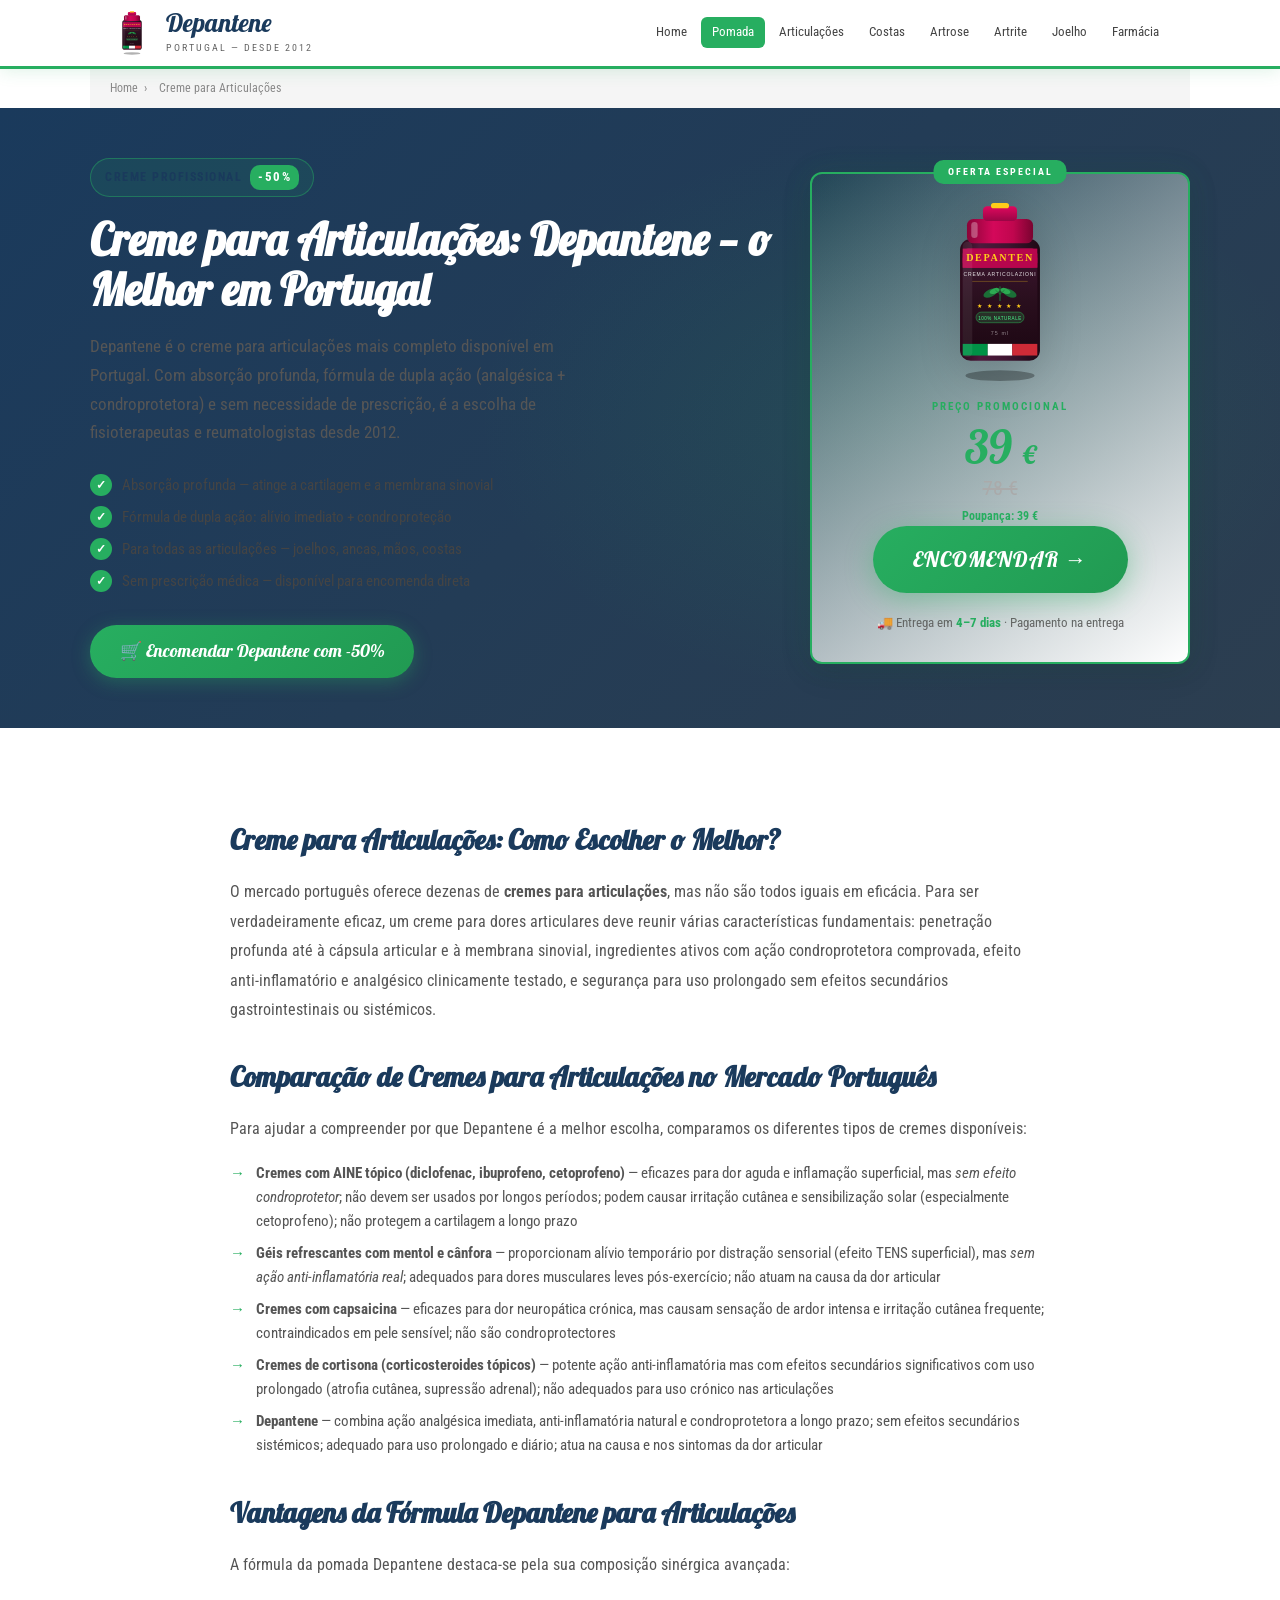
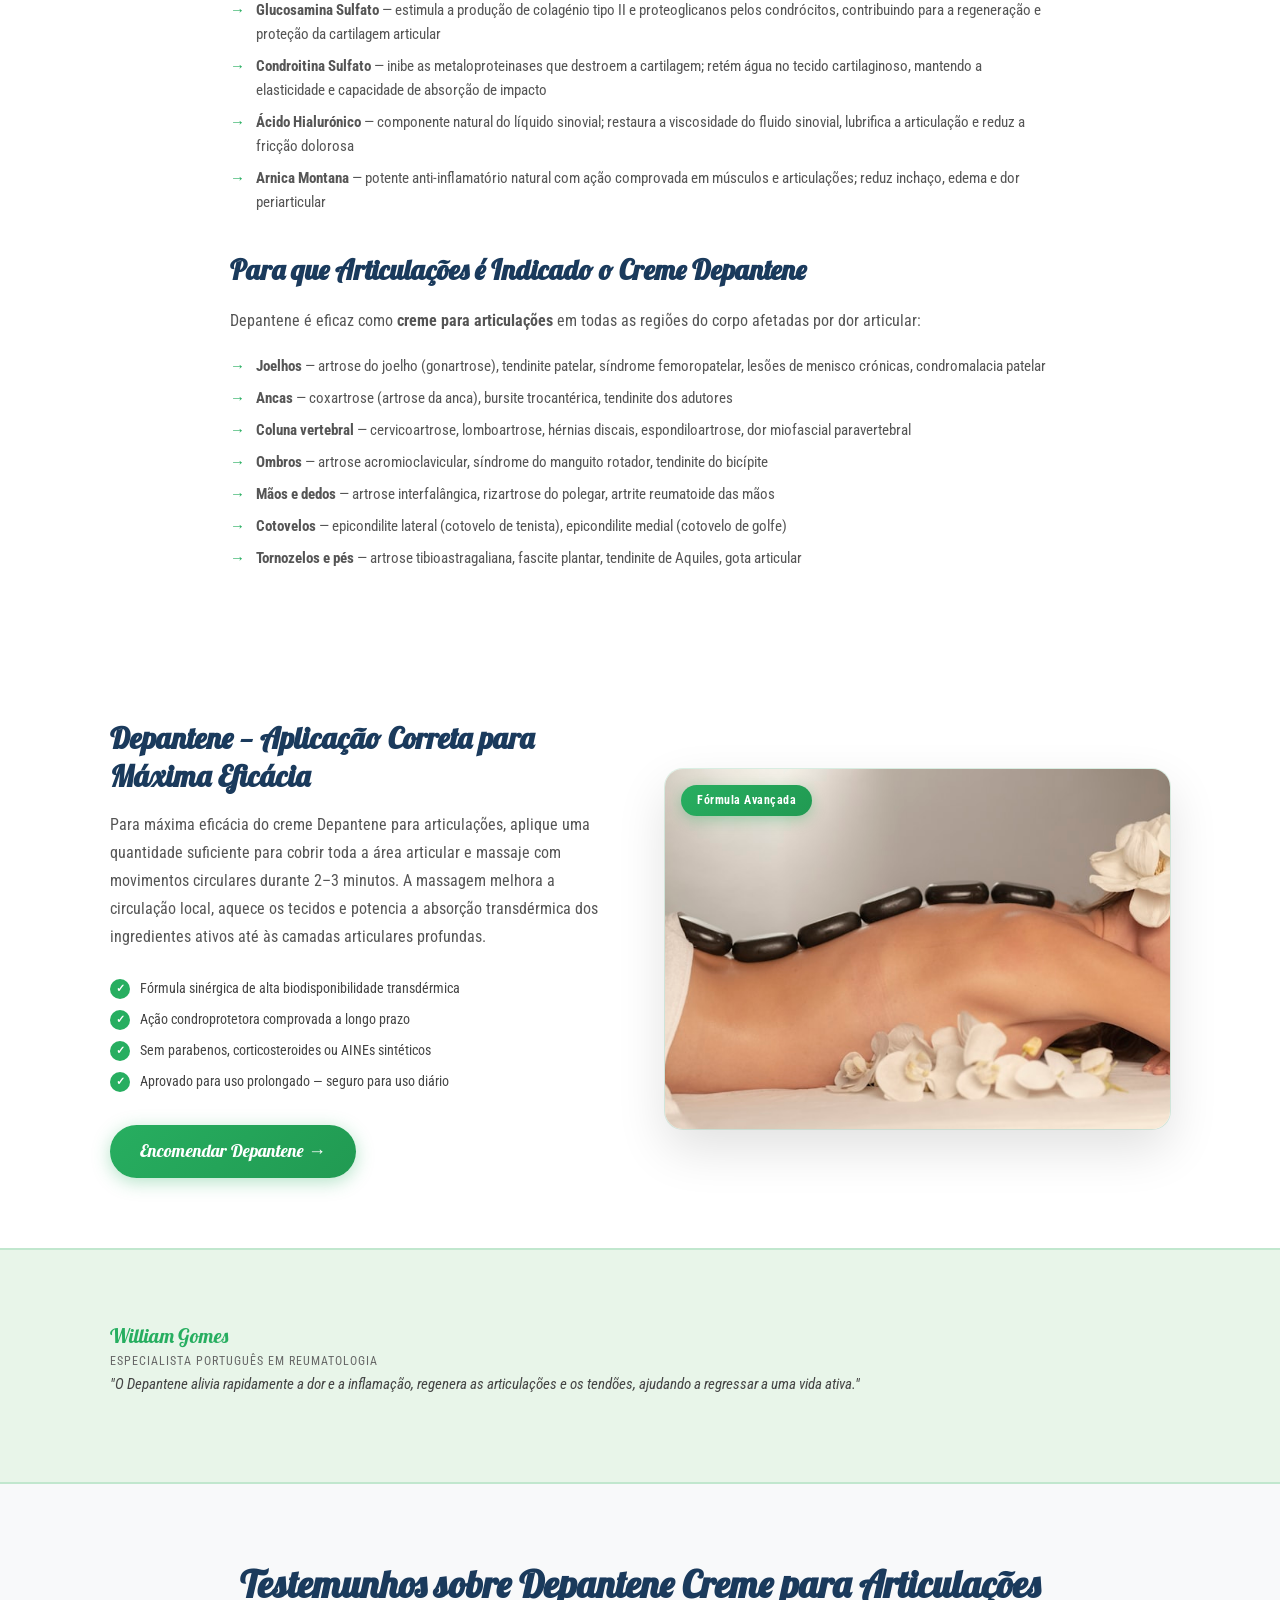
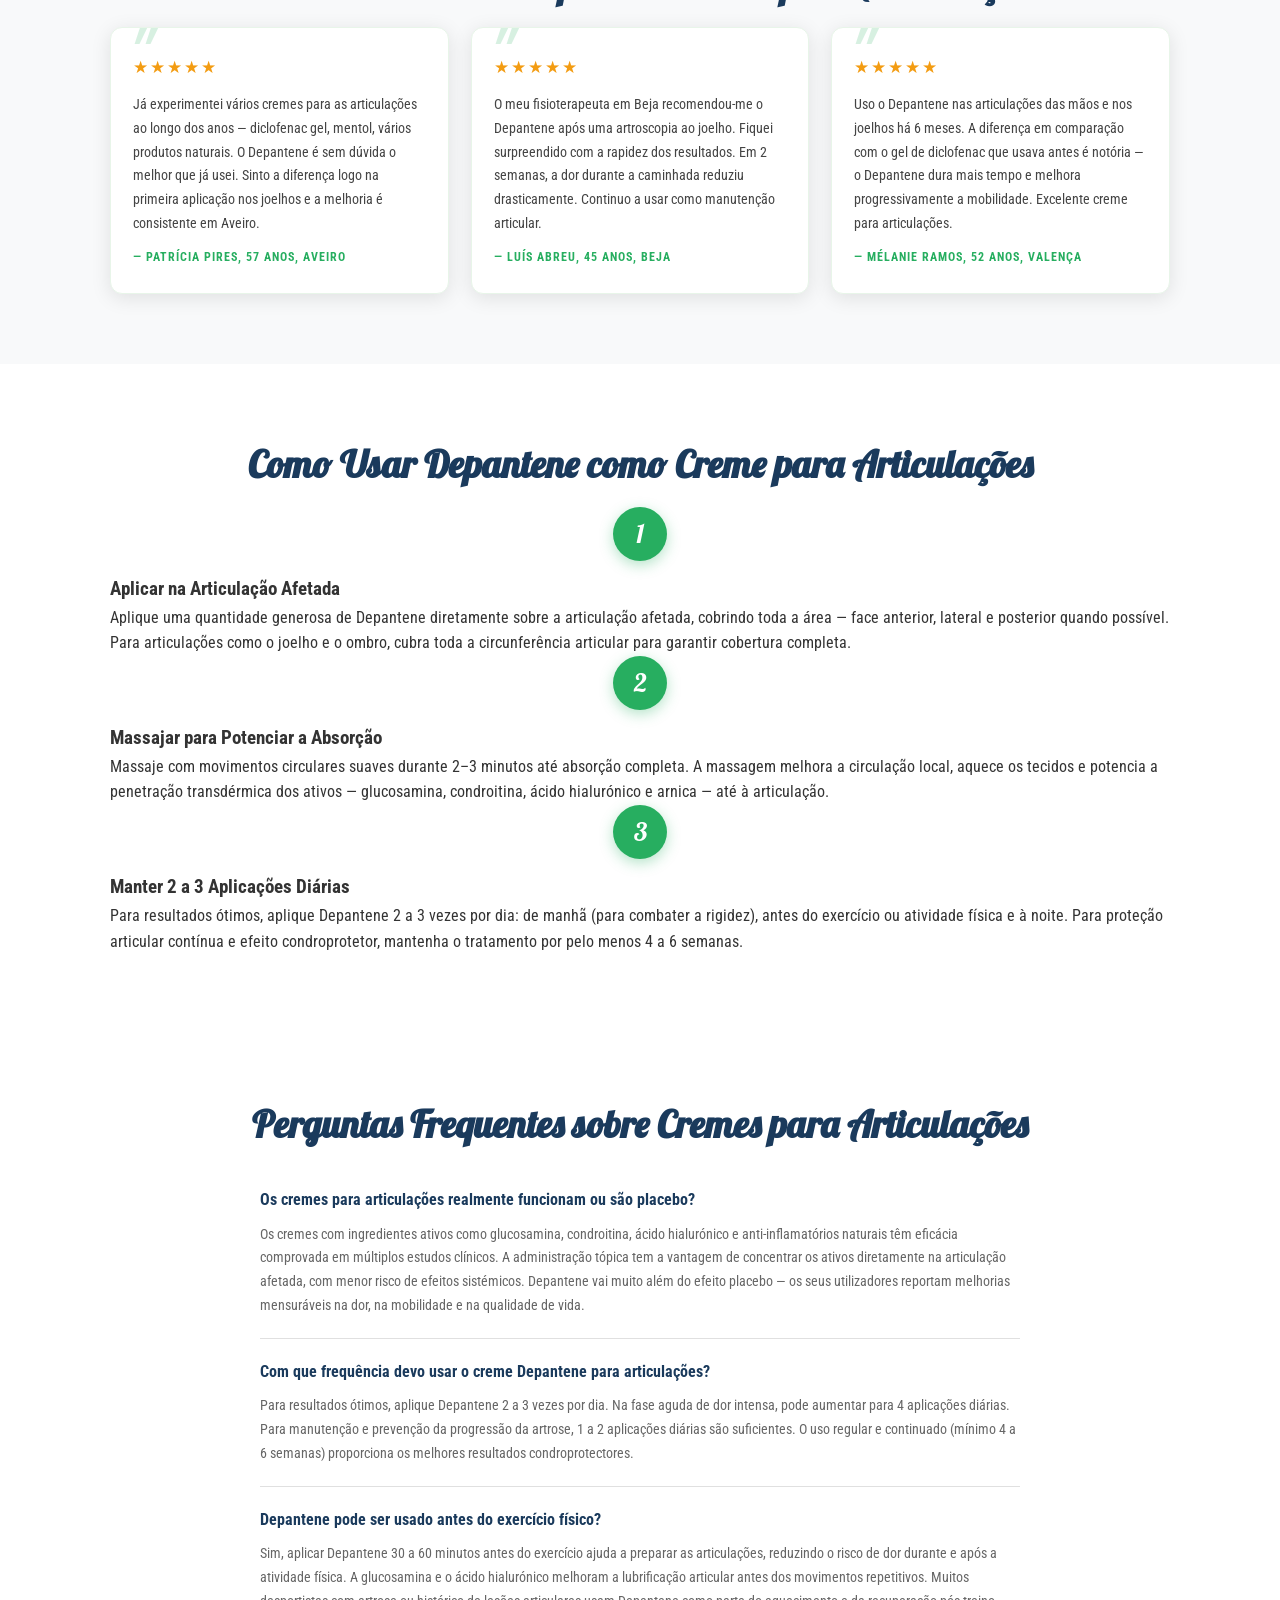
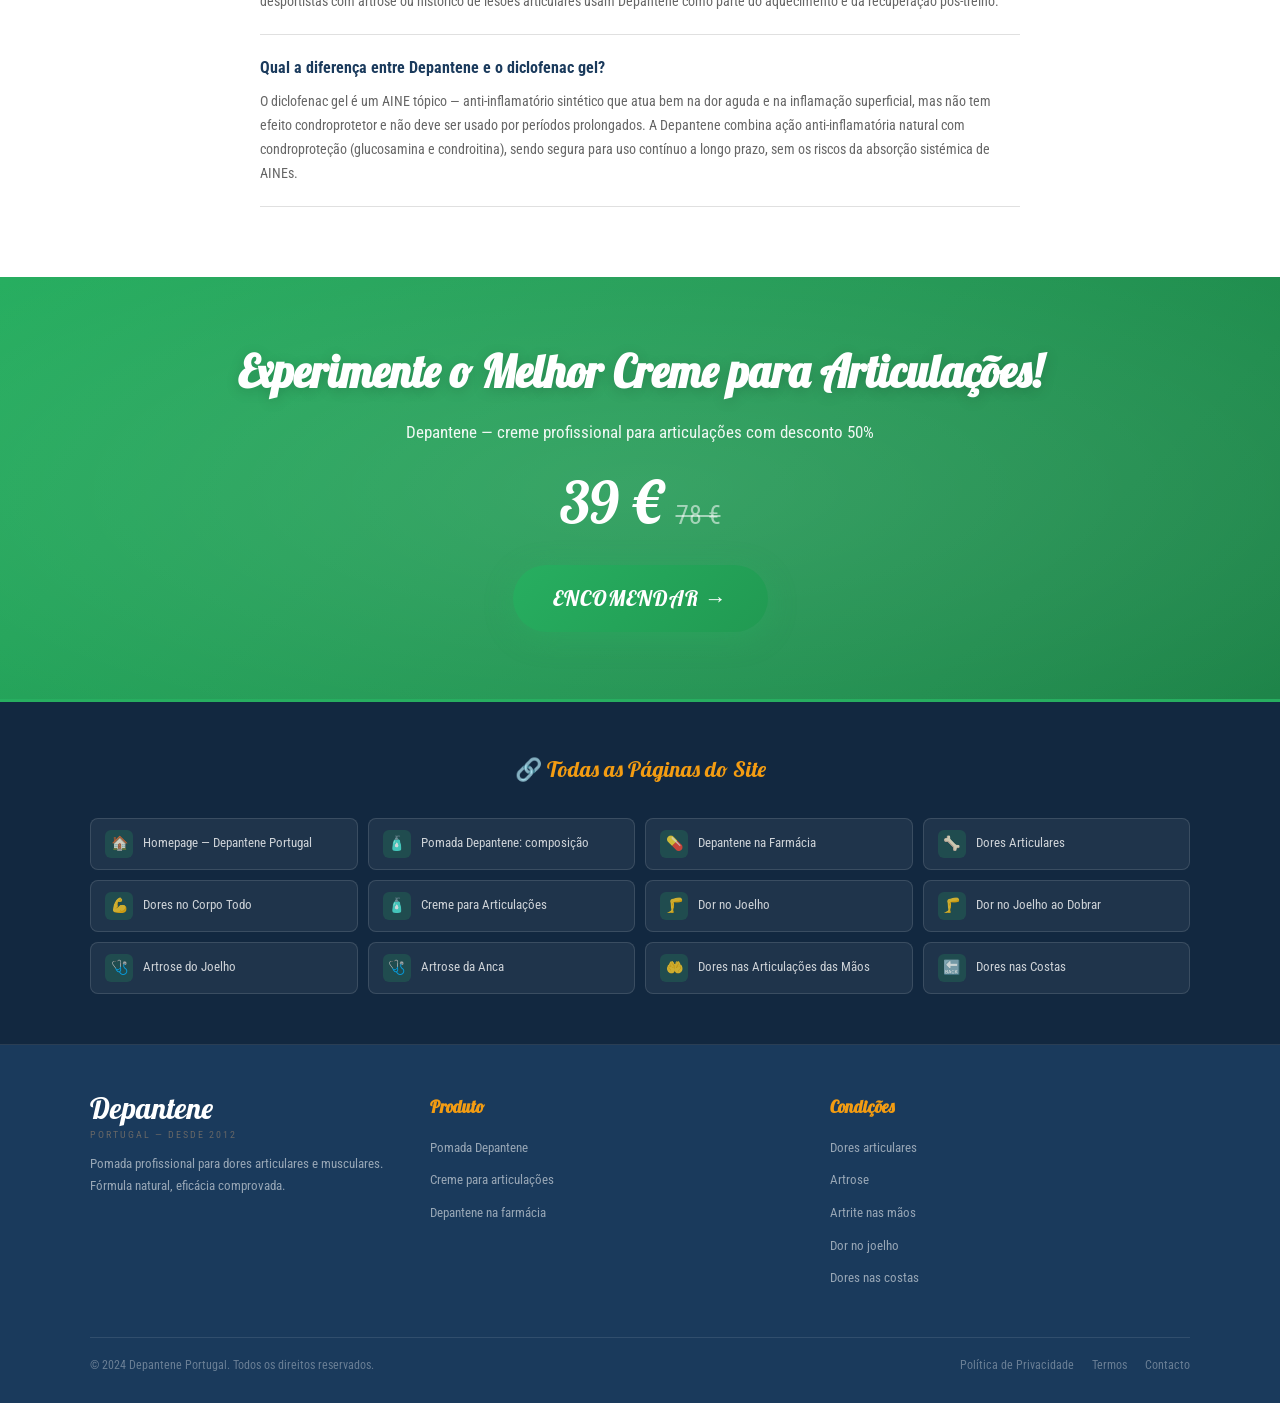
<file: creme-articulacoes.html>
<!DOCTYPE html>
<html lang="pt" dir="ltr">
<head>
  <meta charset="UTF-8"/>
  <meta name="viewport" content="width=device-width, initial-scale=1.0"/>
  <title>Creme para Articulações: Melhor Creme para Dores | Depantene Portugal</title>
  <meta name="description" content="À procura do melhor creme para articulações em Portugal? Depantene — comparação com AINE tópicos, mentol, capsaicina. Absorção profunda, dupla ação, sem prescrição. Encomende com -50%."/>
  <meta name="keywords" content="creme para articulações, melhor creme articulações Portugal, creme dores articulares, depantene vs voltaren, pomada articulações"/>
  <link rel="canonical" href="https://depantene.pt/creme-articulacoes.html"/>
  <link rel="stylesheet" href="style.css"/>
  <link rel="icon" href="product.svg" type="image/svg+xml"/>
</head>
<body>

<header class="site-header">
  <div class="header-inner">
    <a href="index.html" class="logo">
      <img src="product.svg" alt="Depantene" class="logo-img"/>
      <div><span class="logo-text">Depantene</span><div class="logo-sub">Portugal — desde 2012</div></div>
    </a>
    <button class="nav-toggle" onclick="this.nextElementSibling.classList.toggle('open')">☰</button>
    <nav class="site-nav">
      <a href="index.html">Home</a>
      <a href="pomada-depantene.html" class="active">Pomada</a>
      <a href="dor-nas-articulacoes.html">Articulações</a>
      <a href="dores-costas.html">Costas</a>
      <a href="artrose-joelho.html">Artrose</a>
      <a href="dores-articulacoes-maos.html">Artrite</a>
      <a href="dor-no-joelho.html">Joelho</a>
      <a href="depantene-farmacia.html">Farmácia</a>
    </nav>
  </div>
</header>

<div class="breadcrumbs container">
  <a href="index.html">Home</a><span>›</span><span>Creme para Articulações</span>
</div>

<section class="hero">
  <div class="hero-inner">
    <div class="hero-content">
      <div class="hero-badge"><span>Creme Profissional</span><span class="discount">-50%</span></div>
      <h1>Creme para Articulações: Depantene — o Melhor em Portugal</h1>
      <p class="hero-desc">Depantene é o creme para articulações mais completo disponível em Portugal. Com absorção profunda, fórmula de dupla ação (analgésica + condroprotetora) e sem necessidade de prescrição, é a escolha de fisioterapeutas e reumatologistas desde 2012.</p>
      <ul class="hero-benefits">
        <li>Absorção profunda — atinge a cartilagem e a membrana sinovial</li>
        <li>Fórmula de dupla ação: alívio imediato + condroproteção</li>
        <li>Para todas as articulações — joelhos, ancas, mãos, costas</li>
        <li>Sem prescrição médica — disponível para encomenda direta</li>
      </ul>
      <a href="https://order.depanten.it/" class="btn-buy-sm">🛒 Encomendar Depantene com -50%</a>
    </div>
    <div class="price-card">
      <div class="product-img-wrap"><img src="product.svg" alt="Depantene creme articulações"/></div>
      <div class="promo-label">PREÇO PROMOCIONAL</div>
      <div class="price-display">
        <div class="price-new">39 <span>€</span></div>
        <div class="price-old">78 €</div>
        <div class="price-saving">Poupança: 39 €</div>
      </div>
      <a href="https://order.depanten.it/" class="btn-buy">ENCOMENDAR →</a>
      <p class="delivery-note">🚚 Entrega em <strong>4–7 dias</strong> · Pagamento na entrega</p>
    </div>
  </div>
</section>

<section class="content-section">
  <div class="content-article">
    <h2>Creme para Articulações: Como Escolher o Melhor?</h2>
    <p>O mercado português oferece dezenas de <strong>cremes para articulações</strong>, mas não são todos iguais em eficácia. Para ser verdadeiramente eficaz, um creme para dores articulares deve reunir várias características fundamentais: penetração profunda até à cápsula articular e à membrana sinovial, ingredientes ativos com ação condroprotetora comprovada, efeito anti-inflamatório e analgésico clinicamente testado, e segurança para uso prolongado sem efeitos secundários gastrointestinais ou sistémicos.</p>

    <h2>Comparação de Cremes para Articulações no Mercado Português</h2>
    <p>Para ajudar a compreender por que Depantene é a melhor escolha, comparamos os diferentes tipos de cremes disponíveis:</p>
    <ul>
      <li><strong>Cremes com AINE tópico (diclofenac, ibuprofeno, cetoprofeno)</strong> — eficazes para dor aguda e inflamação superficial, mas <em>sem efeito condroprotetor</em>; não devem ser usados por longos períodos; podem causar irritação cutânea e sensibilização solar (especialmente cetoprofeno); não protegem a cartilagem a longo prazo</li>
      <li><strong>Géis refrescantes com mentol e cânfora</strong> — proporcionam alívio temporário por distração sensorial (efeito TENS superficial), mas <em>sem ação anti-inflamatória real</em>; adequados para dores musculares leves pós-exercício; não atuam na causa da dor articular</li>
      <li><strong>Cremes com capsaicina</strong> — eficazes para dor neuropática crónica, mas causam sensação de ardor intensa e irritação cutânea frequente; contraindicados em pele sensível; não são condroprotectores</li>
      <li><strong>Cremes de cortisona (corticosteroides tópicos)</strong> — potente ação anti-inflamatória mas com efeitos secundários significativos com uso prolongado (atrofia cutânea, supressão adrenal); não adequados para uso crónico nas articulações</li>
      <li><strong>Depantene</strong> — combina ação analgésica imediata, anti-inflamatória natural e condroprotetora a longo prazo; sem efeitos secundários sistémicos; adequado para uso prolongado e diário; atua na causa e nos sintomas da dor articular</li>
    </ul>

    <h2>Vantagens da Fórmula Depantene para Articulações</h2>
    <p>A fórmula da pomada Depantene destaca-se pela sua composição sinérgica avançada:</p>
    <ul>
      <li><strong>Glucosamina Sulfato</strong> — estimula a produção de colagénio tipo II e proteoglicanos pelos condrócitos, contribuindo para a regeneração e proteção da cartilagem articular</li>
      <li><strong>Condroitina Sulfato</strong> — inibe as metaloproteinases que destroem a cartilagem; retém água no tecido cartilaginoso, mantendo a elasticidade e capacidade de absorção de impacto</li>
      <li><strong>Ácido Hialurónico</strong> — componente natural do líquido sinovial; restaura a viscosidade do fluido sinovial, lubrifica a articulação e reduz a fricção dolorosa</li>
      <li><strong>Arnica Montana</strong> — potente anti-inflamatório natural com ação comprovada em músculos e articulações; reduz inchaço, edema e dor periarticular</li>
    </ul>

    <h2>Para que Articulações é Indicado o Creme Depantene</h2>
    <p>Depantene é eficaz como <strong>creme para articulações</strong> em todas as regiões do corpo afetadas por dor articular:</p>
    <ul>
      <li><strong>Joelhos</strong> — artrose do joelho (gonartrose), tendinite patelar, síndrome femoropatelar, lesões de menisco crónicas, condromalacia patelar</li>
      <li><strong>Ancas</strong> — coxartrose (artrose da anca), bursite trocantérica, tendinite dos adutores</li>
      <li><strong>Coluna vertebral</strong> — cervicoartrose, lomboartrose, hérnias discais, espondiloartrose, dor miofascial paravertebral</li>
      <li><strong>Ombros</strong> — artrose acromioclavicular, síndrome do manguito rotador, tendinite do bicípite</li>
      <li><strong>Mãos e dedos</strong> — artrose interfalângica, rizartrose do polegar, artrite reumatoide das mãos</li>
      <li><strong>Cotovelos</strong> — epicondilite lateral (cotovelo de tenista), epicondilite medial (cotovelo de golfe)</li>
      <li><strong>Tornozelos e pés</strong> — artrose tibioastragaliana, fascite plantar, tendinite de Aquiles, gota articular</li>
    </ul>
  </div>
</section>

<section class="photo-content-section">
  <div class="container">
    <div class="photo-content-grid">
      <div class="photo-content-text">
        <h2>Depantene — Aplicação Correta para Máxima Eficácia</h2>
        <p>Para máxima eficácia do creme Depantene para articulações, aplique uma quantidade suficiente para cobrir toda a área articular e massaje com movimentos circulares durante 2–3 minutos. A massagem melhora a circulação local, aquece os tecidos e potencia a absorção transdérmica dos ingredientes ativos até às camadas articulares profundas.</p>
        <ul class="photo-check-list">
          <li>Fórmula sinérgica de alta biodisponibilidade transdérmica</li>
          <li>Ação condroprotetora comprovada a longo prazo</li>
          <li>Sem parabenos, corticosteroides ou AINEs sintéticos</li>
          <li>Aprovado para uso prolongado — seguro para uso diário</li>
        </ul>
        <a href="https://order.depanten.it/" class="btn-buy-sm">Encomendar Depantene →</a>
      </div>
      <div class="photo-content-img">
        <img src="photos/cream-apply.jpg" alt="Creme para articulações Depantene aplicação"/>
        <div class="photo-content-badge">Fórmula Avançada</div>
      </div>
    </div>
  </div>
</section>

<section class="expert-section">
  <div class="container">
    <div class="expert-card">
      <div class="expert-info">
        <div class="expert-name">William Gomes</div>
        <div class="expert-title">Especialista Português em Reumatologia</div>
      </div>
      <blockquote class="expert-quote">
        "O Depantene alivia rapidamente a dor e a inflamação, regenera as articulações e os tendões, ajudando a regressar a uma vida ativa."
      </blockquote>
    </div>
  </div>
</section>

<section class="testimonials-section">
  <div class="container">
    <h2 class="section-title">Testemunhos sobre Depantene Creme para Articulações</h2>
    <div class="testimonials-grid">
      <div class="testimonial-card">
        <div class="stars">★★★★★</div>
        <p>Já experimentei vários cremes para as articulações ao longo dos anos — diclofenac gel, mentol, vários produtos naturais. O Depantene é sem dúvida o melhor que já usei. Sinto a diferença logo na primeira aplicação nos joelhos e a melhoria é consistente em Aveiro.</p>
        <div class="testimonial-author">— Patrícia Pires, 57 anos, Aveiro</div>
      </div>
      <div class="testimonial-card">
        <div class="stars">★★★★★</div>
        <p>O meu fisioterapeuta em Beja recomendou-me o Depantene após uma artroscopia ao joelho. Fiquei surpreendido com a rapidez dos resultados. Em 2 semanas, a dor durante a caminhada reduziu drasticamente. Continuo a usar como manutenção articular.</p>
        <div class="testimonial-author">— Luís Abreu, 45 anos, Beja</div>
      </div>
      <div class="testimonial-card">
        <div class="stars">★★★★★</div>
        <p>Uso o Depantene nas articulações das mãos e nos joelhos há 6 meses. A diferença em comparação com o gel de diclofenac que usava antes é notória — o Depantene dura mais tempo e melhora progressivamente a mobilidade. Excelente creme para articulações.</p>
        <div class="testimonial-author">— Mélanie Ramos, 52 anos, Valença</div>
      </div>
    </div>
  </div>
</section>

<section class="howto-section">
  <div class="container">
    <h2 class="section-title">Como Usar Depantene como Creme para Articulações</h2>
    <div class="howto-steps">
      <div class="howto-step">
        <div class="step-number">1</div>
        <h3>Aplicar na Articulação Afetada</h3>
        <p>Aplique uma quantidade generosa de Depantene diretamente sobre a articulação afetada, cobrindo toda a área — face anterior, lateral e posterior quando possível. Para articulações como o joelho e o ombro, cubra toda a circunferência articular para garantir cobertura completa.</p>
      </div>
      <div class="howto-step">
        <div class="step-number">2</div>
        <h3>Massajar para Potenciar a Absorção</h3>
        <p>Massaje com movimentos circulares suaves durante 2–3 minutos até absorção completa. A massagem melhora a circulação local, aquece os tecidos e potencia a penetração transdérmica dos ativos — glucosamina, condroitina, ácido hialurónico e arnica — até à articulação.</p>
      </div>
      <div class="howto-step">
        <div class="step-number">3</div>
        <h3>Manter 2 a 3 Aplicações Diárias</h3>
        <p>Para resultados ótimos, aplique Depantene 2 a 3 vezes por dia: de manhã (para combater a rigidez), antes do exercício ou atividade física e à noite. Para proteção articular contínua e efeito condroprotetor, mantenha o tratamento por pelo menos 4 a 6 semanas.</p>
      </div>
    </div>
  </div>
</section>

<section class="faq-section">
  <div class="container">
    <h2 class="section-title">Perguntas Frequentes sobre Cremes para Articulações</h2>
    <div class="faq-list">
      <div class="faq-item">
        <h3>Os cremes para articulações realmente funcionam ou são placebo?</h3>
        <p>Os cremes com ingredientes ativos como glucosamina, condroitina, ácido hialurónico e anti-inflamatórios naturais têm eficácia comprovada em múltiplos estudos clínicos. A administração tópica tem a vantagem de concentrar os ativos diretamente na articulação afetada, com menor risco de efeitos sistémicos. Depantene vai muito além do efeito placebo — os seus utilizadores reportam melhorias mensuráveis na dor, na mobilidade e na qualidade de vida.</p>
      </div>
      <div class="faq-item">
        <h3>Com que frequência devo usar o creme Depantene para articulações?</h3>
        <p>Para resultados ótimos, aplique Depantene 2 a 3 vezes por dia. Na fase aguda de dor intensa, pode aumentar para 4 aplicações diárias. Para manutenção e prevenção da progressão da artrose, 1 a 2 aplicações diárias são suficientes. O uso regular e continuado (mínimo 4 a 6 semanas) proporciona os melhores resultados condroprotectores.</p>
      </div>
      <div class="faq-item">
        <h3>Depantene pode ser usado antes do exercício físico?</h3>
        <p>Sim, aplicar Depantene 30 a 60 minutos antes do exercício ajuda a preparar as articulações, reduzindo o risco de dor durante e após a atividade física. A glucosamina e o ácido hialurónico melhoram a lubrificação articular antes dos movimentos repetitivos. Muitos desportistas com artrose ou histórico de lesões articulares usam Depantene como parte do aquecimento e da recuperação pós-treino.</p>
      </div>
      <div class="faq-item">
        <h3>Qual a diferença entre Depantene e o diclofenac gel?</h3>
        <p>O diclofenac gel é um AINE tópico — anti-inflamatório sintético que atua bem na dor aguda e na inflamação superficial, mas não tem efeito condroprotetor e não deve ser usado por períodos prolongados. A Depantene combina ação anti-inflamatória natural com condroproteção (glucosamina e condroitina), sendo segura para uso contínuo a longo prazo, sem os riscos da absorção sistémica de AINEs.</p>
      </div>
    </div>
  </div>
</section>

<section class="cta-section">
  <h2>Experimente o Melhor Creme para Articulações!</h2>
  <p class="subtitle">Depantene — creme profissional para articulações com desconto 50%</p>
  <div class="cta-price-row">
    <span class="cta-price-new">39 €</span>
    <span class="cta-price-old">78 €</span>
  </div>
  <a href="https://order.depanten.it/" class="btn-buy" style="max-width:400px;display:inline-block;">ENCOMENDAR →</a>
</section>

<footer class="site-footer">

  <div class="footer-pages">
    <div class="footer-pages-title">🔗 Todas as Páginas do Site</div>
    <div class="pages-nav-grid">
      <a href="index.html"><span class="pg-icon">🏠</span>Homepage — Depantene Portugal</a>
      <a href="pomada-depantene.html"><span class="pg-icon">🧴</span>Pomada Depantene: composição</a>
      <a href="depantene-farmacia.html"><span class="pg-icon">💊</span>Depantene na Farmácia</a>
      <a href="dor-nas-articulacoes.html"><span class="pg-icon">🦴</span>Dores Articulares</a>
      <a href="dores-no-corpo.html"><span class="pg-icon">💪</span>Dores no Corpo Todo</a>
      <a href="creme-articulacoes.html"><span class="pg-icon">🧴</span>Creme para Articulações</a>
      <a href="dor-no-joelho.html"><span class="pg-icon">🦵</span>Dor no Joelho</a>
      <a href="dor-joelho-dobrar.html"><span class="pg-icon">🦵</span>Dor no Joelho ao Dobrar</a>
      <a href="artrose-joelho.html"><span class="pg-icon">🩺</span>Artrose do Joelho</a>
      <a href="artrose-anca.html"><span class="pg-icon">🩺</span>Artrose da Anca</a>
      <a href="dores-articulacoes-maos.html"><span class="pg-icon">🤲</span>Dores nas Articulações das Mãos</a>
      <a href="dores-costas.html"><span class="pg-icon">🔙</span>Dores nas Costas</a>
    </div>
  </div>

  <div class="footer-main">
    <div class="footer-inner">
      <div class="footer-top">
        <div class="footer-brand">
          <span class="logo-text">Depantene</span>
          <div class="logo-sub">Portugal — desde 2012</div>
          <p>Pomada profissional para dores articulares e musculares. Fórmula natural, eficácia comprovada.</p>
        </div>
        <div class="footer-col">
          <h4>Produto</h4>
          <ul>
            <li><a href="pomada-depantene.html">Pomada Depantene</a></li>
            <li><a href="creme-articulacoes.html">Creme para articulações</a></li>
            <li><a href="depantene-farmacia.html">Depantene na farmácia</a></li>
          </ul>
        </div>
        <div class="footer-col">
          <h4>Condições</h4>
          <ul>
            <li><a href="dor-nas-articulacoes.html">Dores articulares</a></li>
            <li><a href="artrose-joelho.html">Artrose</a></li>
            <li><a href="dores-articulacoes-maos.html">Artrite nas mãos</a></li>
            <li><a href="dor-no-joelho.html">Dor no joelho</a></li>
            <li><a href="dores-costas.html">Dores nas costas</a></li>
          </ul>
        </div>
      </div>
      <div class="footer-bottom">
        <p>© 2024 Depantene Portugal. Todos os direitos reservados.</p>
        <div class="footer-links">
          <a href="privacidade.html">Política de Privacidade</a>
          <a href="termos.html">Termos</a>
          <a href="contacto.html">Contacto</a>
        </div>
      </div>
    </div>
  </div>

</footer>

</body>
</html>
</file>
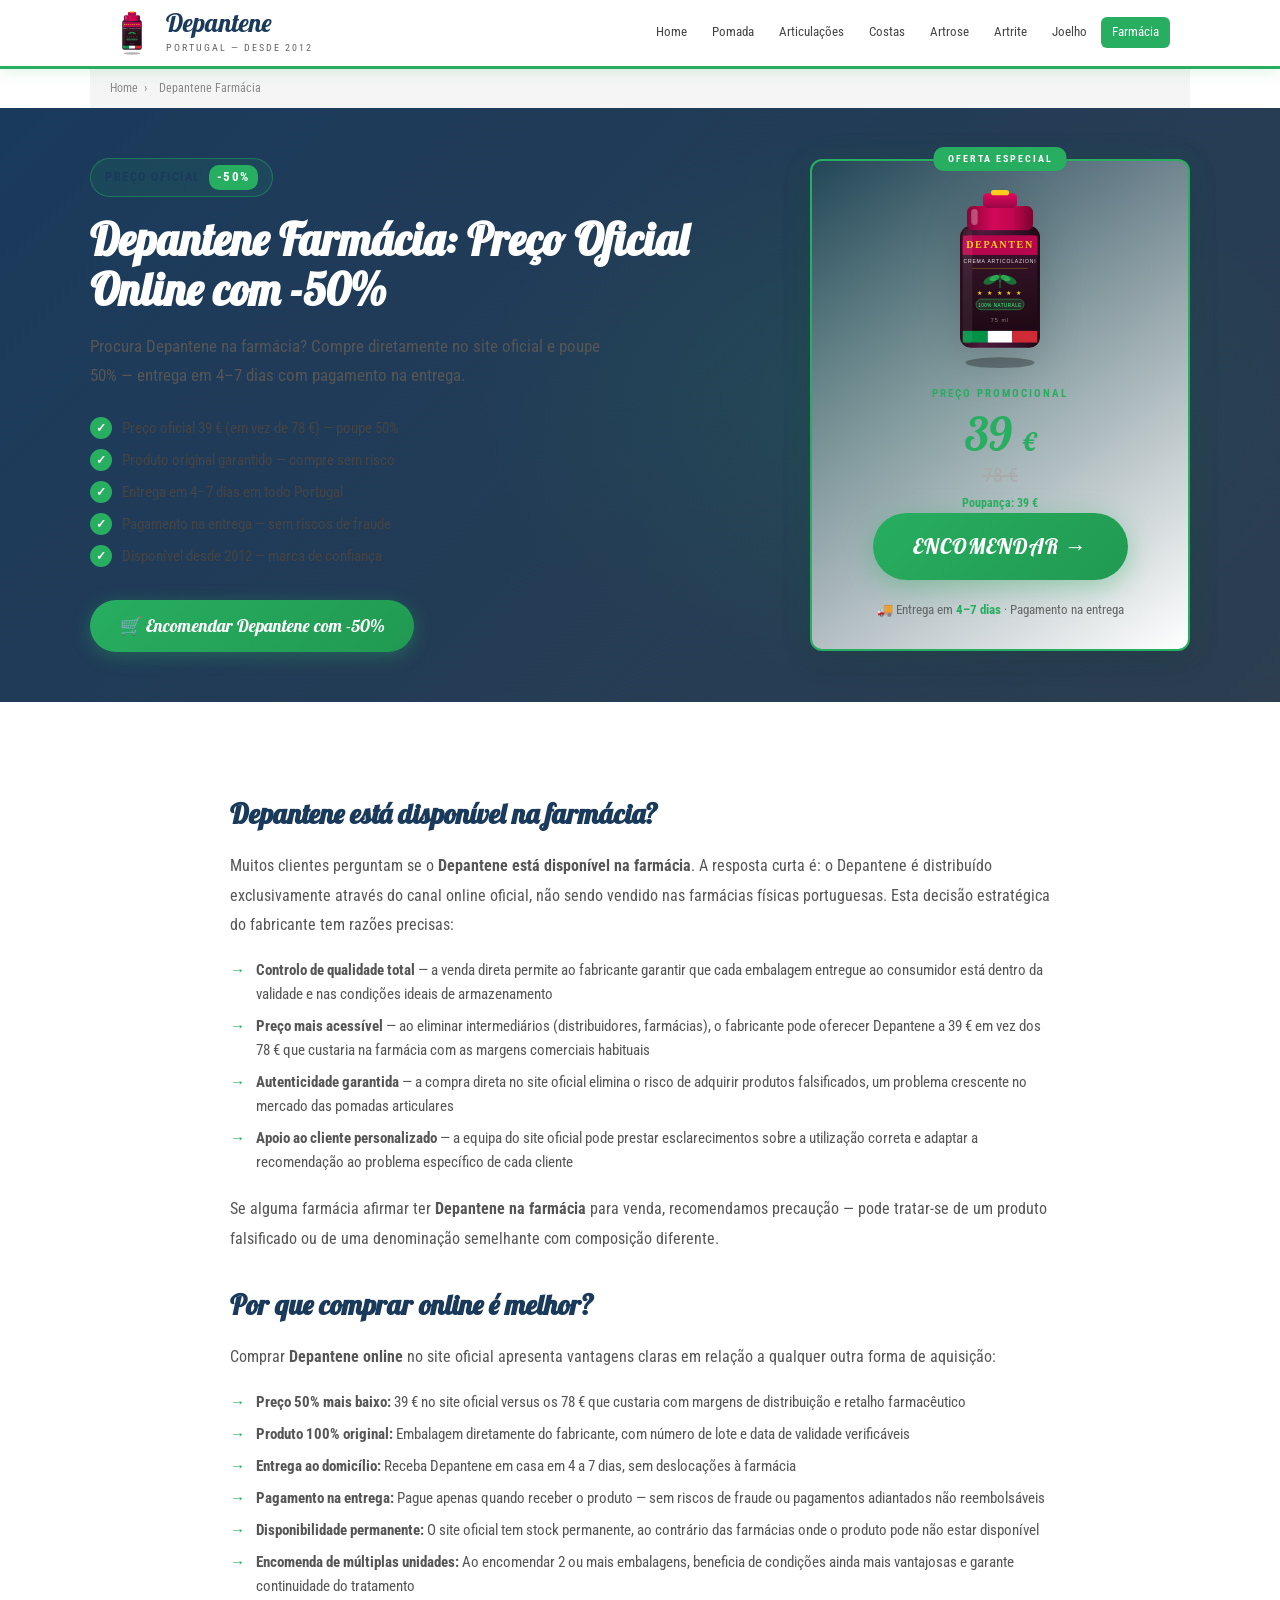
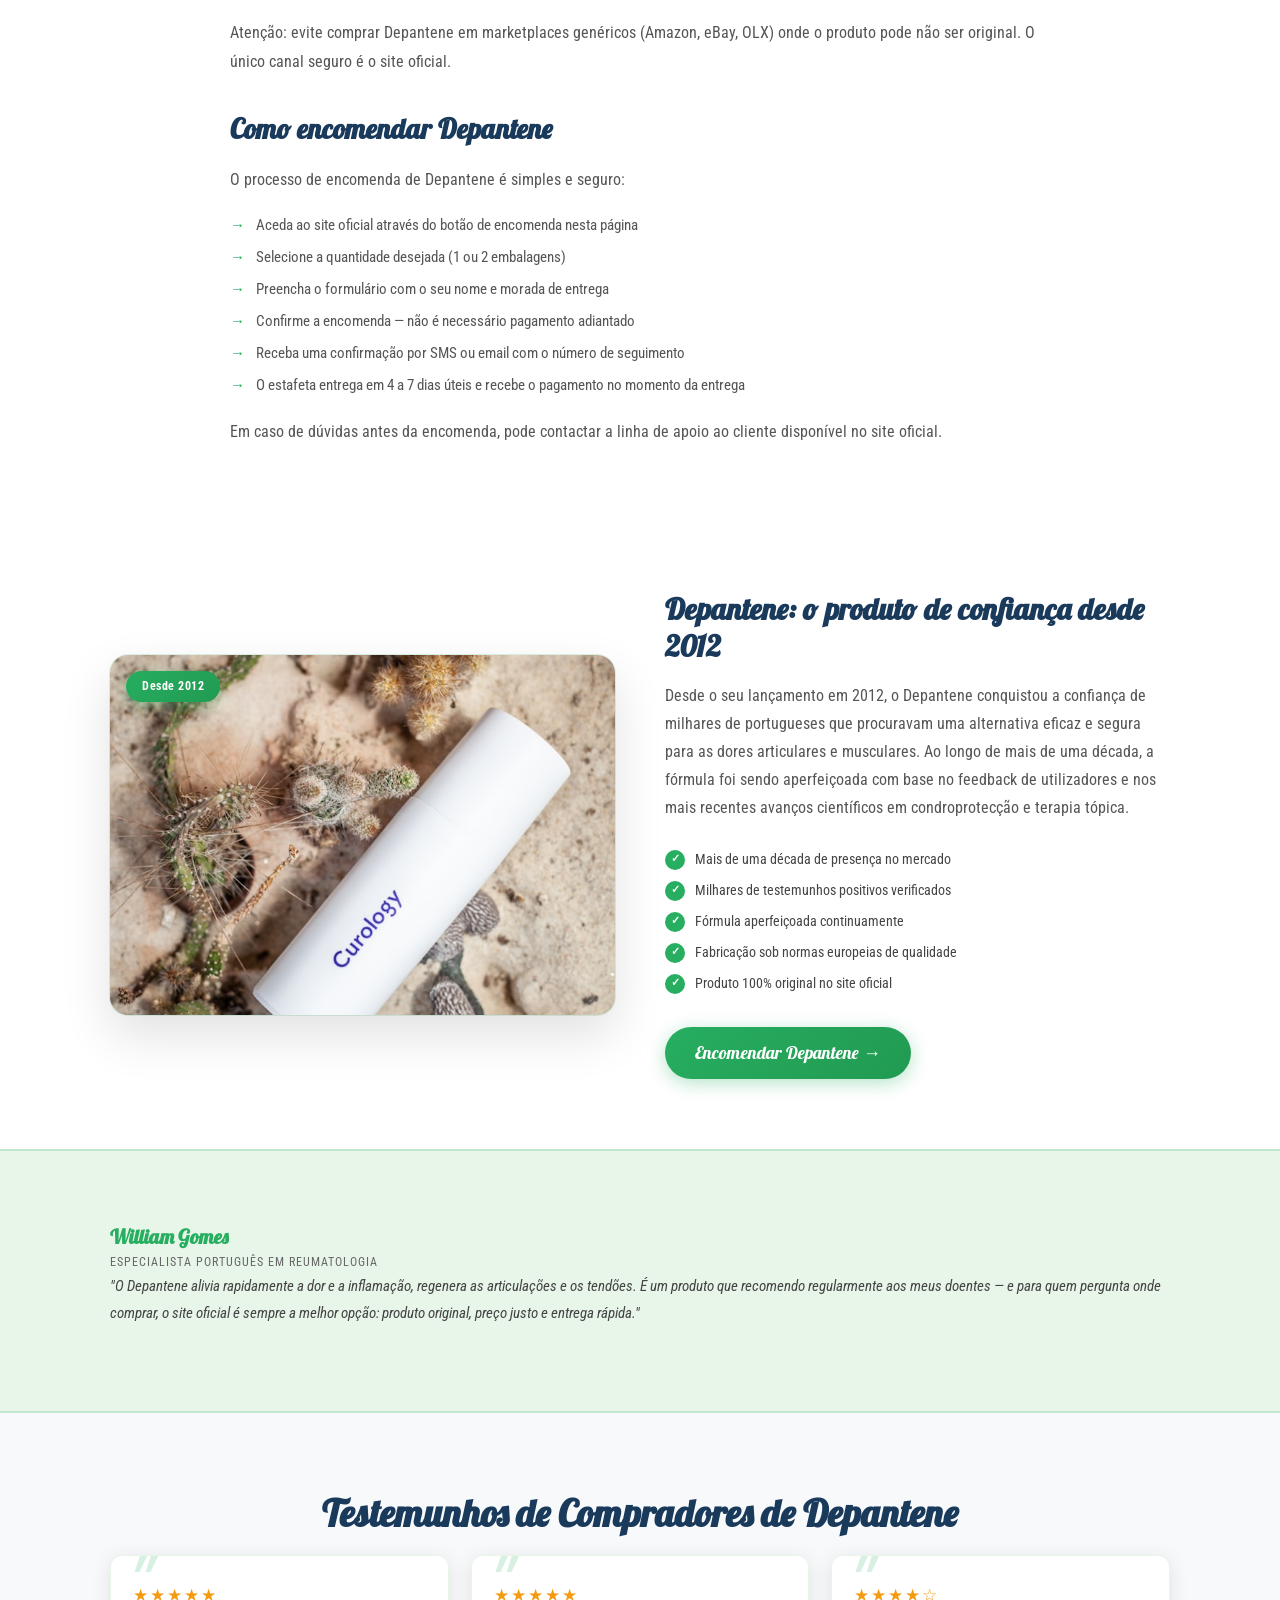
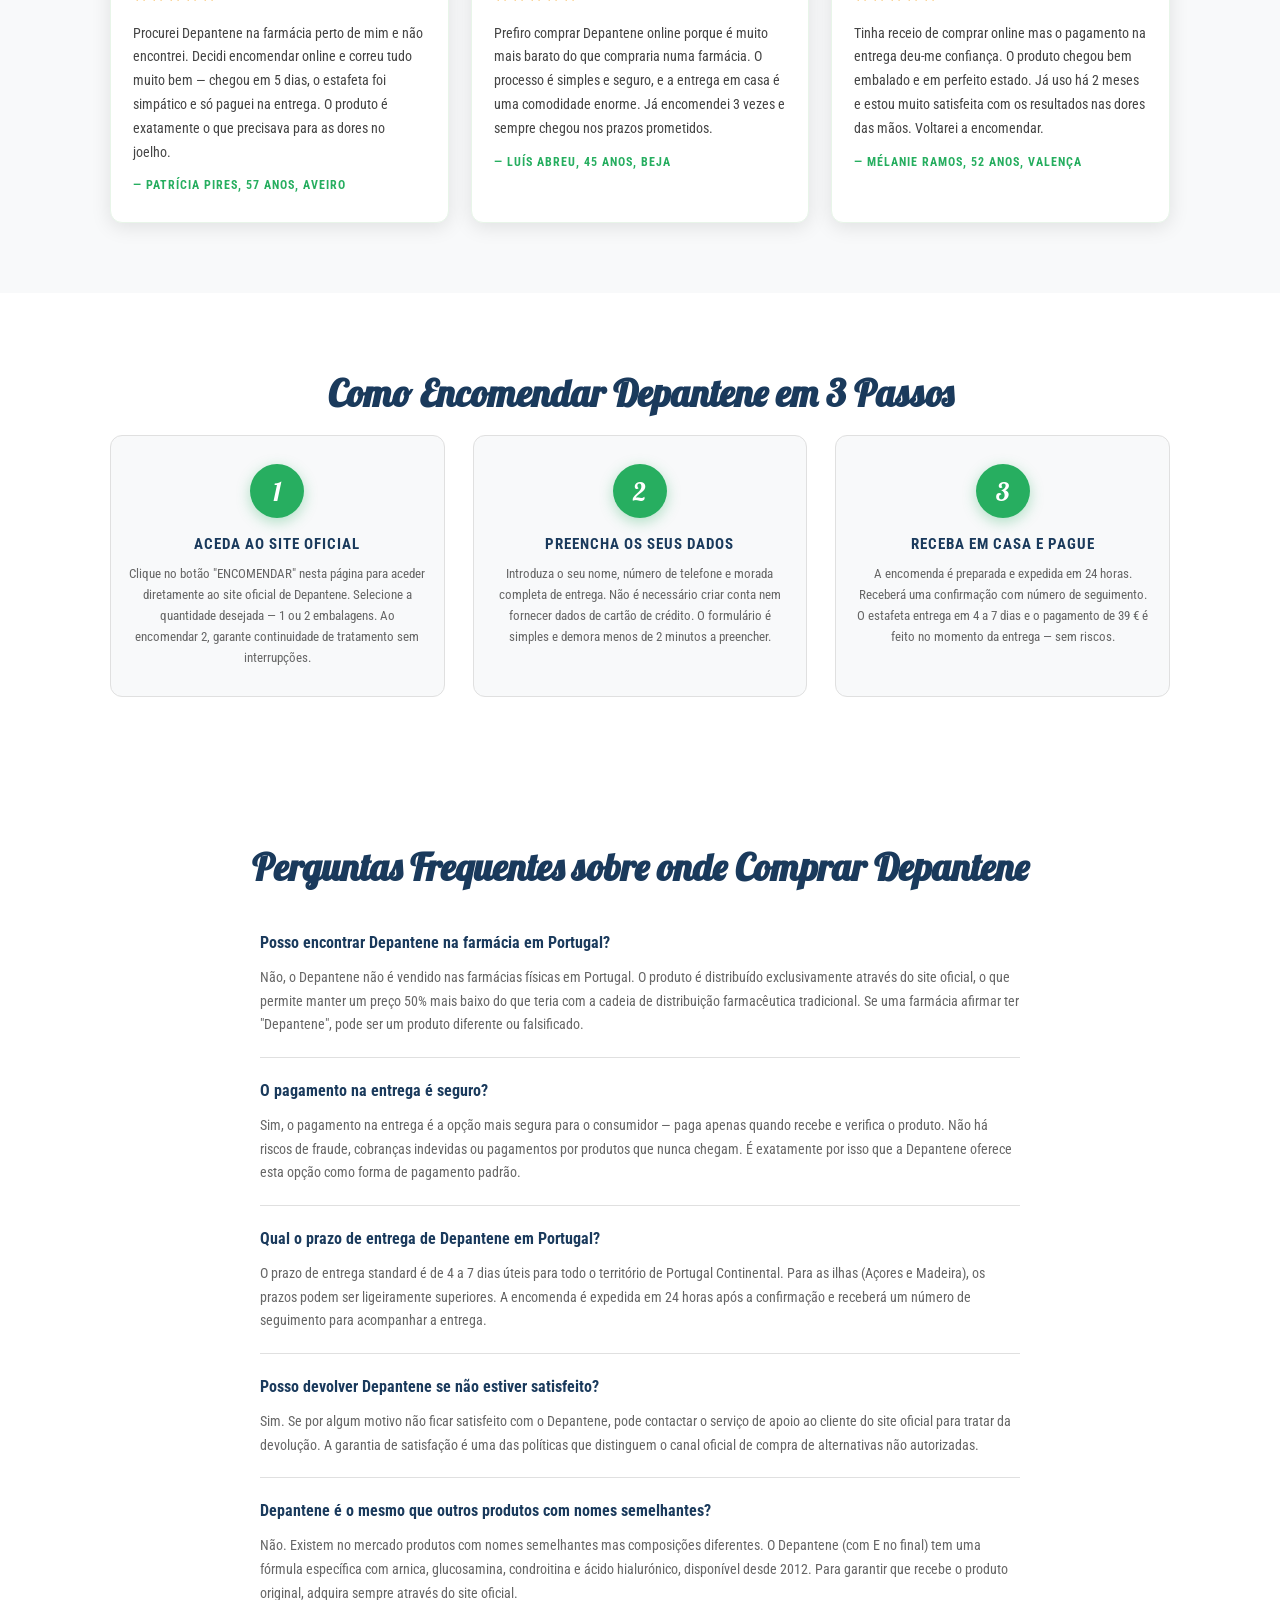
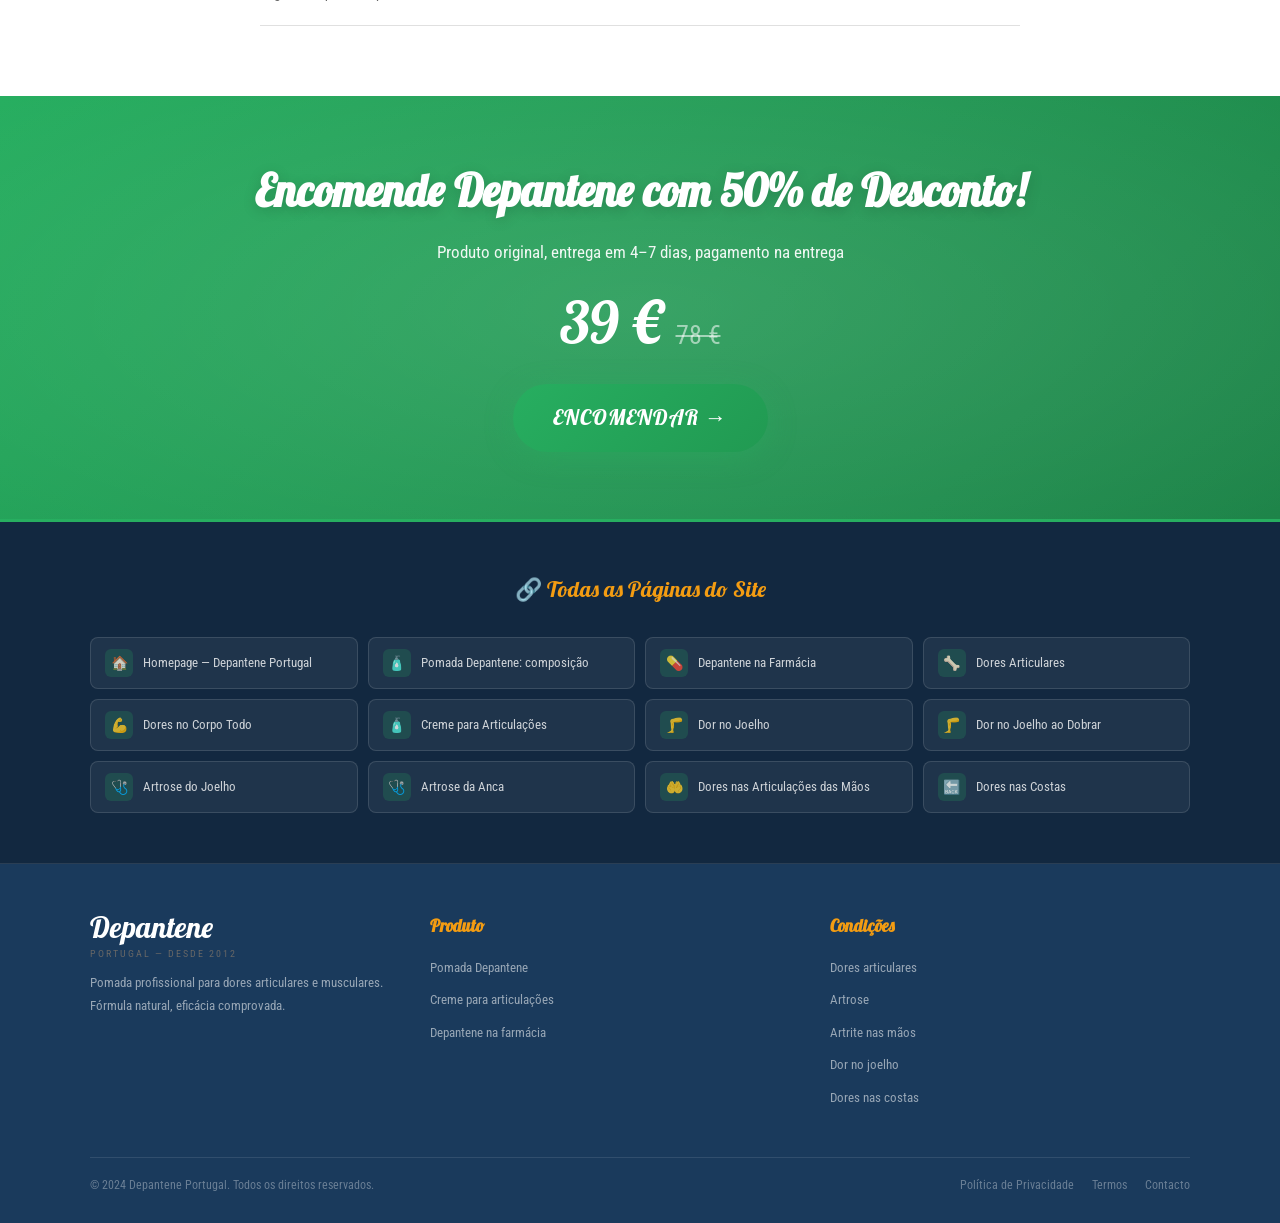
<file: depantene-farmacia.html>
<!DOCTYPE html>
<html lang="pt" dir="ltr">
<head>
  <meta charset="UTF-8"/>
  <meta name="viewport" content="width=device-width, initial-scale=1.0"/>
  <title>Depantene na Farmácia: Onde Comprar | Portugal</title>
  <meta name="description" content="Procura Depantene na farmácia? Compre diretamente no site oficial e poupe 50% — entrega em 4–7 dias com pagamento na entrega. Preço oficial 39 €."/>
  <meta name="keywords" content="depantene farmacia, depantene onde comprar, depantene preço, comprar depantene portugal, depantene online"/>
  <link rel="canonical" href="https://depantene.pt/depantene-farmacia.html"/>
  <link rel="stylesheet" href="style.css"/>
  <link rel="icon" href="product.svg" type="image/svg+xml"/>
</head>
<body>

<header class="site-header">
  <div class="header-inner">
    <a href="index.html" class="logo">
      <img src="product.svg" alt="Depantene" class="logo-img"/>
      <div><span class="logo-text">Depantene</span><div class="logo-sub">Portugal — desde 2012</div></div>
    </a>
    <button class="nav-toggle" onclick="this.nextElementSibling.classList.toggle('open')">☰</button>
    <nav class="site-nav">
      <a href="index.html">Home</a>
      <a href="pomada-depantene.html">Pomada</a>
      <a href="dor-nas-articulacoes.html">Articulações</a>
      <a href="dores-costas.html">Costas</a>
      <a href="artrose-joelho.html">Artrose</a>
      <a href="dores-articulacoes-maos.html">Artrite</a>
      <a href="dor-no-joelho.html">Joelho</a>
      <a href="depantene-farmacia.html" class="active">Farmácia</a>
    </nav>
  </div>
</header>

<div class="breadcrumbs container">
  <a href="index.html">Home</a><span>›</span><span>Depantene Farmácia</span>
</div>

<section class="hero">
  <div class="hero-inner">
    <div class="hero-content">
      <div class="hero-badge"><span>Preço Oficial</span><span class="discount">-50%</span></div>
      <h1>Depantene Farmácia: Preço Oficial Online com -50%</h1>
      <p class="hero-desc">Procura Depantene na farmácia? Compre diretamente no site oficial e poupe 50% — entrega em 4–7 dias com pagamento na entrega.</p>
      <ul class="hero-benefits">
        <li>Preço oficial 39 € (em vez de 78 €) — poupe 50%</li>
        <li>Produto original garantido — compre sem risco</li>
        <li>Entrega em 4–7 dias em todo Portugal</li>
        <li>Pagamento na entrega — sem riscos de fraude</li>
        <li>Disponível desde 2012 — marca de confiança</li>
      </ul>
      <a href="https://order.depanten.it/" class="btn-buy-sm">🛒 Encomendar Depantene com -50%</a>
    </div>
    <div class="price-card">
      <div class="product-img-wrap"><img src="product.svg" alt="Depantene farmácia preço"/></div>
      <div class="promo-label">PREÇO PROMOCIONAL</div>
      <div class="price-display">
        <div class="price-new">39 <span>€</span></div>
        <div class="price-old">78 €</div>
        <div class="price-saving">Poupança: 39 €</div>
      </div>
      <a href="https://order.depanten.it/" class="btn-buy">ENCOMENDAR →</a>
      <p class="delivery-note">🚚 Entrega em <strong>4–7 dias</strong> · Pagamento na entrega</p>
    </div>
  </div>
</section>

<section class="content-section">
  <div class="content-article">
    <h2>Depantene está disponível na farmácia?</h2>
    <p>Muitos clientes perguntam se o <strong>Depantene está disponível na farmácia</strong>. A resposta curta é: o Depantene é distribuído exclusivamente através do canal online oficial, não sendo vendido nas farmácias físicas portuguesas. Esta decisão estratégica do fabricante tem razões precisas:</p>
    <ul>
      <li><strong>Controlo de qualidade total</strong> — a venda direta permite ao fabricante garantir que cada embalagem entregue ao consumidor está dentro da validade e nas condições ideais de armazenamento</li>
      <li><strong>Preço mais acessível</strong> — ao eliminar intermediários (distribuidores, farmácias), o fabricante pode oferecer Depantene a 39 € em vez dos 78 € que custaria na farmácia com as margens comerciais habituais</li>
      <li><strong>Autenticidade garantida</strong> — a compra direta no site oficial elimina o risco de adquirir produtos falsificados, um problema crescente no mercado das pomadas articulares</li>
      <li><strong>Apoio ao cliente personalizado</strong> — a equipa do site oficial pode prestar esclarecimentos sobre a utilização correta e adaptar a recomendação ao problema específico de cada cliente</li>
    </ul>
    <p>Se alguma farmácia afirmar ter <strong>Depantene na farmácia</strong> para venda, recomendamos precaução — pode tratar-se de um produto falsificado ou de uma denominação semelhante com composição diferente.</p>

    <h2>Por que comprar online é melhor?</h2>
    <p>Comprar <strong>Depantene online</strong> no site oficial apresenta vantagens claras em relação a qualquer outra forma de aquisição:</p>
    <ul>
      <li><strong>Preço 50% mais baixo:</strong> 39 € no site oficial versus os 78 € que custaria com margens de distribuição e retalho farmacêutico</li>
      <li><strong>Produto 100% original:</strong> Embalagem diretamente do fabricante, com número de lote e data de validade verificáveis</li>
      <li><strong>Entrega ao domicílio:</strong> Receba Depantene em casa em 4 a 7 dias, sem deslocações à farmácia</li>
      <li><strong>Pagamento na entrega:</strong> Pague apenas quando receber o produto — sem riscos de fraude ou pagamentos adiantados não reembolsáveis</li>
      <li><strong>Disponibilidade permanente:</strong> O site oficial tem stock permanente, ao contrário das farmácias onde o produto pode não estar disponível</li>
      <li><strong>Encomenda de múltiplas unidades:</strong> Ao encomendar 2 ou mais embalagens, beneficia de condições ainda mais vantajosas e garante continuidade do tratamento</li>
    </ul>
    <p>Atenção: evite comprar Depantene em marketplaces genéricos (Amazon, eBay, OLX) onde o produto pode não ser original. O único canal seguro é o site oficial.</p>

    <h2>Como encomendar Depantene</h2>
    <p>O processo de encomenda de Depantene é simples e seguro:</p>
    <ul>
      <li>Aceda ao site oficial através do botão de encomenda nesta página</li>
      <li>Selecione a quantidade desejada (1 ou 2 embalagens)</li>
      <li>Preencha o formulário com o seu nome e morada de entrega</li>
      <li>Confirme a encomenda — não é necessário pagamento adiantado</li>
      <li>Receba uma confirmação por SMS ou email com o número de seguimento</li>
      <li>O estafeta entrega em 4 a 7 dias úteis e recebe o pagamento no momento da entrega</li>
    </ul>
    <p>Em caso de dúvidas antes da encomenda, pode contactar a linha de apoio ao cliente disponível no site oficial.</p>
  </div>
</section>

<section class="photo-content-section">
  <div class="container">
    <div class="photo-content-grid photo-content-grid--reverse">
      <div class="photo-content-text">
        <h2>Depantene: o produto de confiança desde 2012</h2>
        <p>Desde o seu lançamento em 2012, o Depantene conquistou a confiança de milhares de portugueses que procuravam uma alternativa eficaz e segura para as dores articulares e musculares. Ao longo de mais de uma década, a fórmula foi sendo aperfeiçoada com base no feedback de utilizadores e nos mais recentes avanços científicos em condroprotecção e terapia tópica.</p>
        <ul class="photo-check-list">
          <li>Mais de uma década de presença no mercado</li>
          <li>Milhares de testemunhos positivos verificados</li>
          <li>Fórmula aperfeiçoada continuamente</li>
          <li>Fabricação sob normas europeias de qualidade</li>
          <li>Produto 100% original no site oficial</li>
        </ul>
        <a href="https://order.depanten.it/" class="btn-buy-sm">Encomendar Depantene →</a>
      </div>
      <div class="photo-content-img">
        <img src="photos/pomada.jpg" alt="Depantene farmácia alternativa online"/>
        <div class="photo-content-badge">Desde 2012</div>
      </div>
    </div>
  </div>
</section>

<section class="expert-section">
  <div class="container">
    <div class="expert-card">
      <div class="expert-info">
        <h2 class="expert-name">William Gomes</h2>
        <div class="expert-title">Especialista Português em Reumatologia</div>
        <blockquote class="expert-quote">"O Depantene alivia rapidamente a dor e a inflamação, regenera as articulações e os tendões. É um produto que recomendo regularmente aos meus doentes — e para quem pergunta onde comprar, o site oficial é sempre a melhor opção: produto original, preço justo e entrega rápida."</blockquote>
      </div>
    </div>
  </div>
</section>

<section class="testimonials-section">
  <div class="container">
    <h2 class="section-title">Testemunhos de Compradores de Depantene</h2>
    <div class="testimonials-grid">
      <div class="testimonial-card">
        <div class="stars">★★★★★</div>
        <p>Procurei Depantene na farmácia perto de mim e não encontrei. Decidi encomendar online e correu tudo muito bem — chegou em 5 dias, o estafeta foi simpático e só paguei na entrega. O produto é exatamente o que precisava para as dores no joelho.</p>
        <div class="testimonial-author">— Patrícia Pires, 57 anos, Aveiro</div>
      </div>
      <div class="testimonial-card">
        <div class="stars">★★★★★</div>
        <p>Prefiro comprar Depantene online porque é muito mais barato do que compraria numa farmácia. O processo é simples e seguro, e a entrega em casa é uma comodidade enorme. Já encomendei 3 vezes e sempre chegou nos prazos prometidos.</p>
        <div class="testimonial-author">— Luís Abreu, 45 anos, Beja</div>
      </div>
      <div class="testimonial-card">
        <div class="stars">★★★★☆</div>
        <p>Tinha receio de comprar online mas o pagamento na entrega deu-me confiança. O produto chegou bem embalado e em perfeito estado. Já uso há 2 meses e estou muito satisfeita com os resultados nas dores das mãos. Voltarei a encomendar.</p>
        <div class="testimonial-author">— Mélanie Ramos, 52 anos, Valença</div>
      </div>
    </div>
  </div>
</section>

<section class="howto-section">
  <div class="container">
    <h2 class="section-title">Como Encomendar Depantene em 3 Passos</h2>
    <div class="steps-grid">
      <div class="step-item">
        <div class="step-number">1</div>
        <h3>Aceda ao Site Oficial</h3>
        <p>Clique no botão "ENCOMENDAR" nesta página para aceder diretamente ao site oficial de Depantene. Selecione a quantidade desejada — 1 ou 2 embalagens. Ao encomendar 2, garante continuidade de tratamento sem interrupções.</p>
      </div>
      <div class="step-item">
        <div class="step-number">2</div>
        <h3>Preencha os seus Dados</h3>
        <p>Introduza o seu nome, número de telefone e morada completa de entrega. Não é necessário criar conta nem fornecer dados de cartão de crédito. O formulário é simples e demora menos de 2 minutos a preencher.</p>
      </div>
      <div class="step-item">
        <div class="step-number">3</div>
        <h3>Receba em Casa e Pague</h3>
        <p>A encomenda é preparada e expedida em 24 horas. Receberá uma confirmação com número de seguimento. O estafeta entrega em 4 a 7 dias e o pagamento de 39 € é feito no momento da entrega — sem riscos.</p>
      </div>
    </div>
  </div>
</section>

<section class="faq-section">
  <div class="container">
    <h2 class="section-title">Perguntas Frequentes sobre onde Comprar Depantene</h2>
    <div class="faq-list">
      <div class="faq-item">
        <h3>Posso encontrar Depantene na farmácia em Portugal?</h3>
        <p>Não, o Depantene não é vendido nas farmácias físicas em Portugal. O produto é distribuído exclusivamente através do site oficial, o que permite manter um preço 50% mais baixo do que teria com a cadeia de distribuição farmacêutica tradicional. Se uma farmácia afirmar ter "Depantene", pode ser um produto diferente ou falsificado.</p>
      </div>
      <div class="faq-item">
        <h3>O pagamento na entrega é seguro?</h3>
        <p>Sim, o pagamento na entrega é a opção mais segura para o consumidor — paga apenas quando recebe e verifica o produto. Não há riscos de fraude, cobranças indevidas ou pagamentos por produtos que nunca chegam. É exatamente por isso que a Depantene oferece esta opção como forma de pagamento padrão.</p>
      </div>
      <div class="faq-item">
        <h3>Qual o prazo de entrega de Depantene em Portugal?</h3>
        <p>O prazo de entrega standard é de 4 a 7 dias úteis para todo o território de Portugal Continental. Para as ilhas (Açores e Madeira), os prazos podem ser ligeiramente superiores. A encomenda é expedida em 24 horas após a confirmação e receberá um número de seguimento para acompanhar a entrega.</p>
      </div>
      <div class="faq-item">
        <h3>Posso devolver Depantene se não estiver satisfeito?</h3>
        <p>Sim. Se por algum motivo não ficar satisfeito com o Depantene, pode contactar o serviço de apoio ao cliente do site oficial para tratar da devolução. A garantia de satisfação é uma das políticas que distinguem o canal oficial de compra de alternativas não autorizadas.</p>
      </div>
      <div class="faq-item">
        <h3>Depantene é o mesmo que outros produtos com nomes semelhantes?</h3>
        <p>Não. Existem no mercado produtos com nomes semelhantes mas composições diferentes. O Depantene (com E no final) tem uma fórmula específica com arnica, glucosamina, condroitina e ácido hialurónico, disponível desde 2012. Para garantir que recebe o produto original, adquira sempre através do site oficial.</p>
      </div>
    </div>
  </div>
</section>

<section class="cta-section">
  <h2>Encomende Depantene com 50% de Desconto!</h2>
  <p class="subtitle">Produto original, entrega em 4–7 dias, pagamento na entrega</p>
  <div class="cta-price-row">
    <span class="cta-price-new">39 €</span>
    <span class="cta-price-old">78 €</span>
  </div>
  <a href="https://order.depanten.it/" class="btn-buy" style="max-width:400px;display:inline-block;">ENCOMENDAR →</a>
</section>

<footer class="site-footer">

  <div class="footer-pages">
    <div class="footer-pages-title">🔗 Todas as Páginas do Site</div>
    <div class="pages-nav-grid">
      <a href="index.html"><span class="pg-icon">🏠</span>Homepage — Depantene Portugal</a>
      <a href="pomada-depantene.html"><span class="pg-icon">🧴</span>Pomada Depantene: composição</a>
      <a href="depantene-farmacia.html"><span class="pg-icon">💊</span>Depantene na Farmácia</a>
      <a href="dor-nas-articulacoes.html"><span class="pg-icon">🦴</span>Dores Articulares</a>
      <a href="dores-no-corpo.html"><span class="pg-icon">💪</span>Dores no Corpo Todo</a>
      <a href="creme-articulacoes.html"><span class="pg-icon">🧴</span>Creme para Articulações</a>
      <a href="dor-no-joelho.html"><span class="pg-icon">🦵</span>Dor no Joelho</a>
      <a href="dor-joelho-dobrar.html"><span class="pg-icon">🦵</span>Dor no Joelho ao Dobrar</a>
      <a href="artrose-joelho.html"><span class="pg-icon">🩺</span>Artrose do Joelho</a>
      <a href="artrose-anca.html"><span class="pg-icon">🩺</span>Artrose da Anca</a>
      <a href="dores-articulacoes-maos.html"><span class="pg-icon">🤲</span>Dores nas Articulações das Mãos</a>
      <a href="dores-costas.html"><span class="pg-icon">🔙</span>Dores nas Costas</a>
    </div>
  </div>

  <div class="footer-main">
    <div class="footer-inner">
      <div class="footer-top">
        <div class="footer-brand">
          <span class="logo-text">Depantene</span>
          <div class="logo-sub">Portugal — desde 2012</div>
          <p>Pomada profissional para dores articulares e musculares. Fórmula natural, eficácia comprovada.</p>
        </div>
        <div class="footer-col">
          <h4>Produto</h4>
          <ul>
            <li><a href="pomada-depantene.html">Pomada Depantene</a></li>
            <li><a href="creme-articulacoes.html">Creme para articulações</a></li>
            <li><a href="depantene-farmacia.html">Depantene na farmácia</a></li>
          </ul>
        </div>
        <div class="footer-col">
          <h4>Condições</h4>
          <ul>
            <li><a href="dor-nas-articulacoes.html">Dores articulares</a></li>
            <li><a href="artrose-joelho.html">Artrose</a></li>
            <li><a href="dores-articulacoes-maos.html">Artrite nas mãos</a></li>
            <li><a href="dor-no-joelho.html">Dor no joelho</a></li>
            <li><a href="dores-costas.html">Dores nas costas</a></li>
          </ul>
        </div>
      </div>
      <div class="footer-bottom">
        <p>© 2024 Depantene Portugal. Todos os direitos reservados.</p>
        <div class="footer-links">
          <a href="privacidade.html">Política de Privacidade</a>
          <a href="termos.html">Termos</a>
          <a href="contacto.html">Contacto</a>
        </div>
      </div>
    </div>
  </div>

</footer>

</body>
</html>
</file>
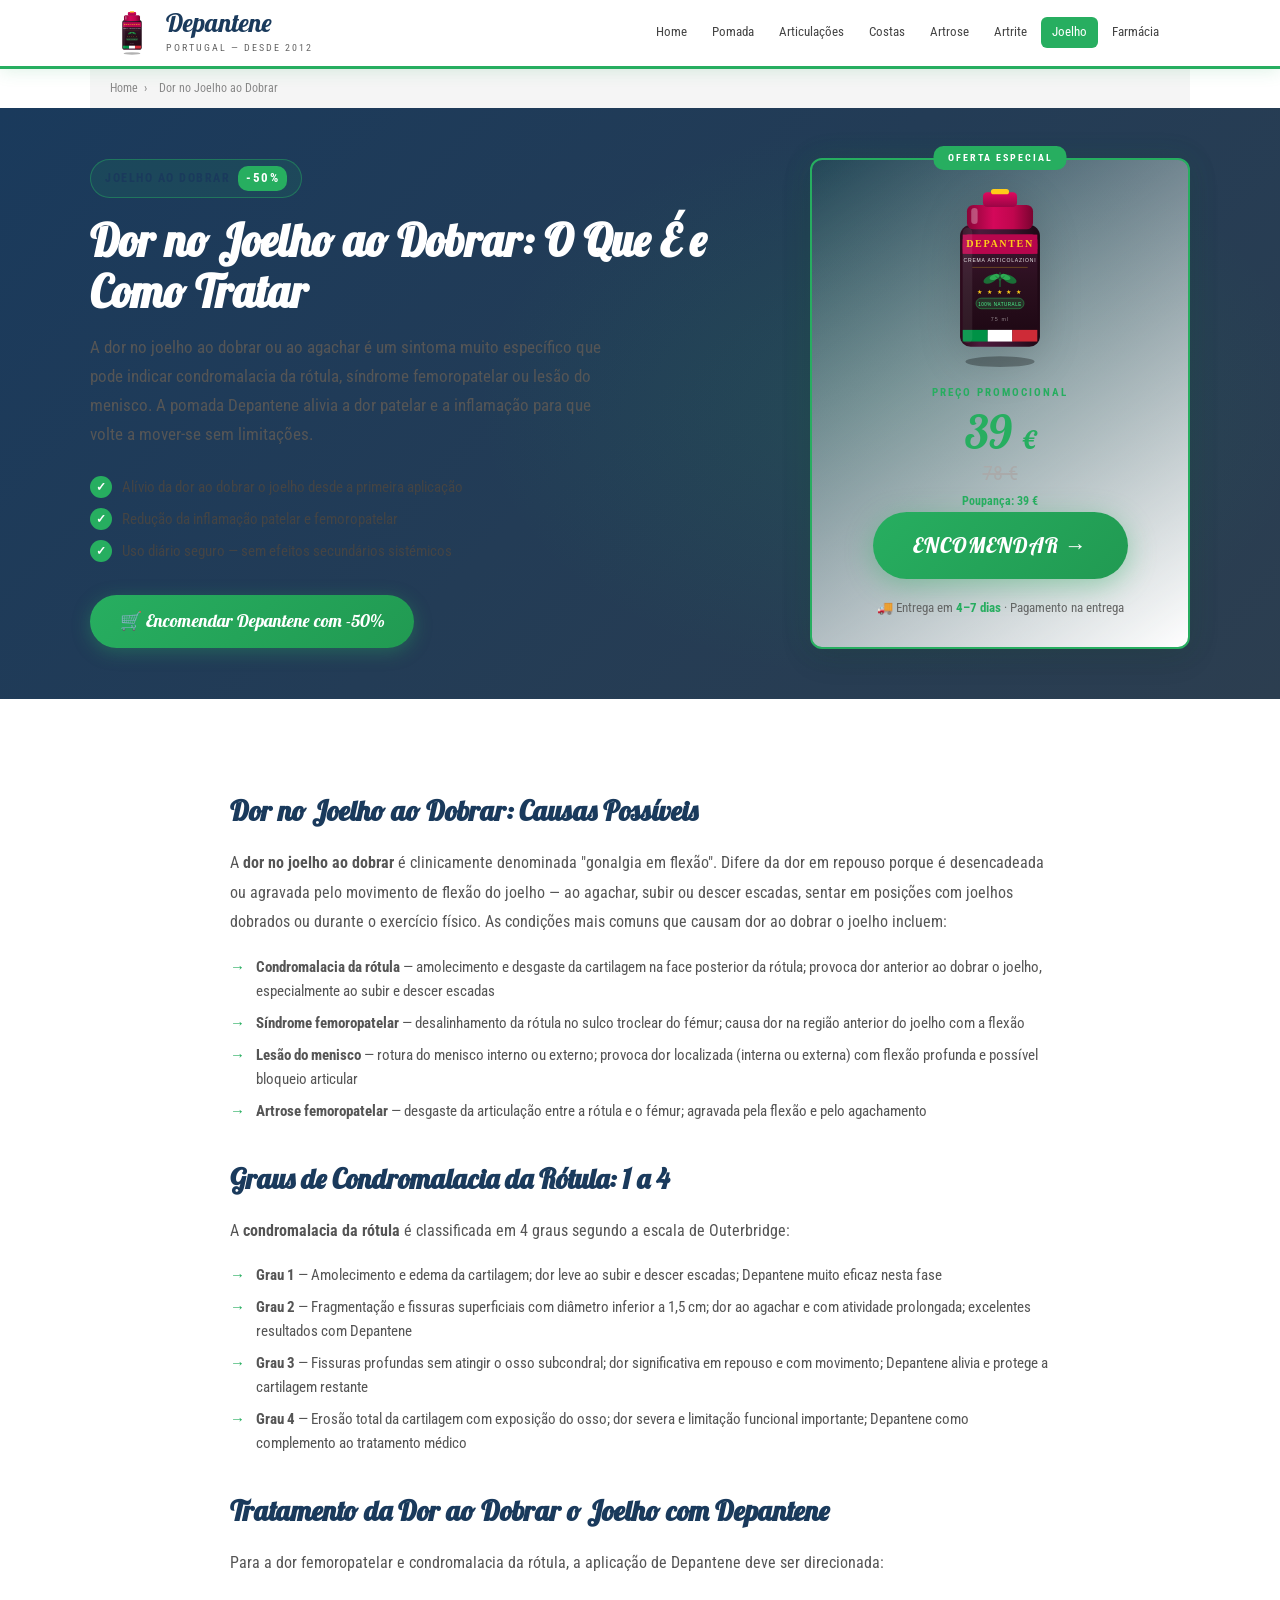
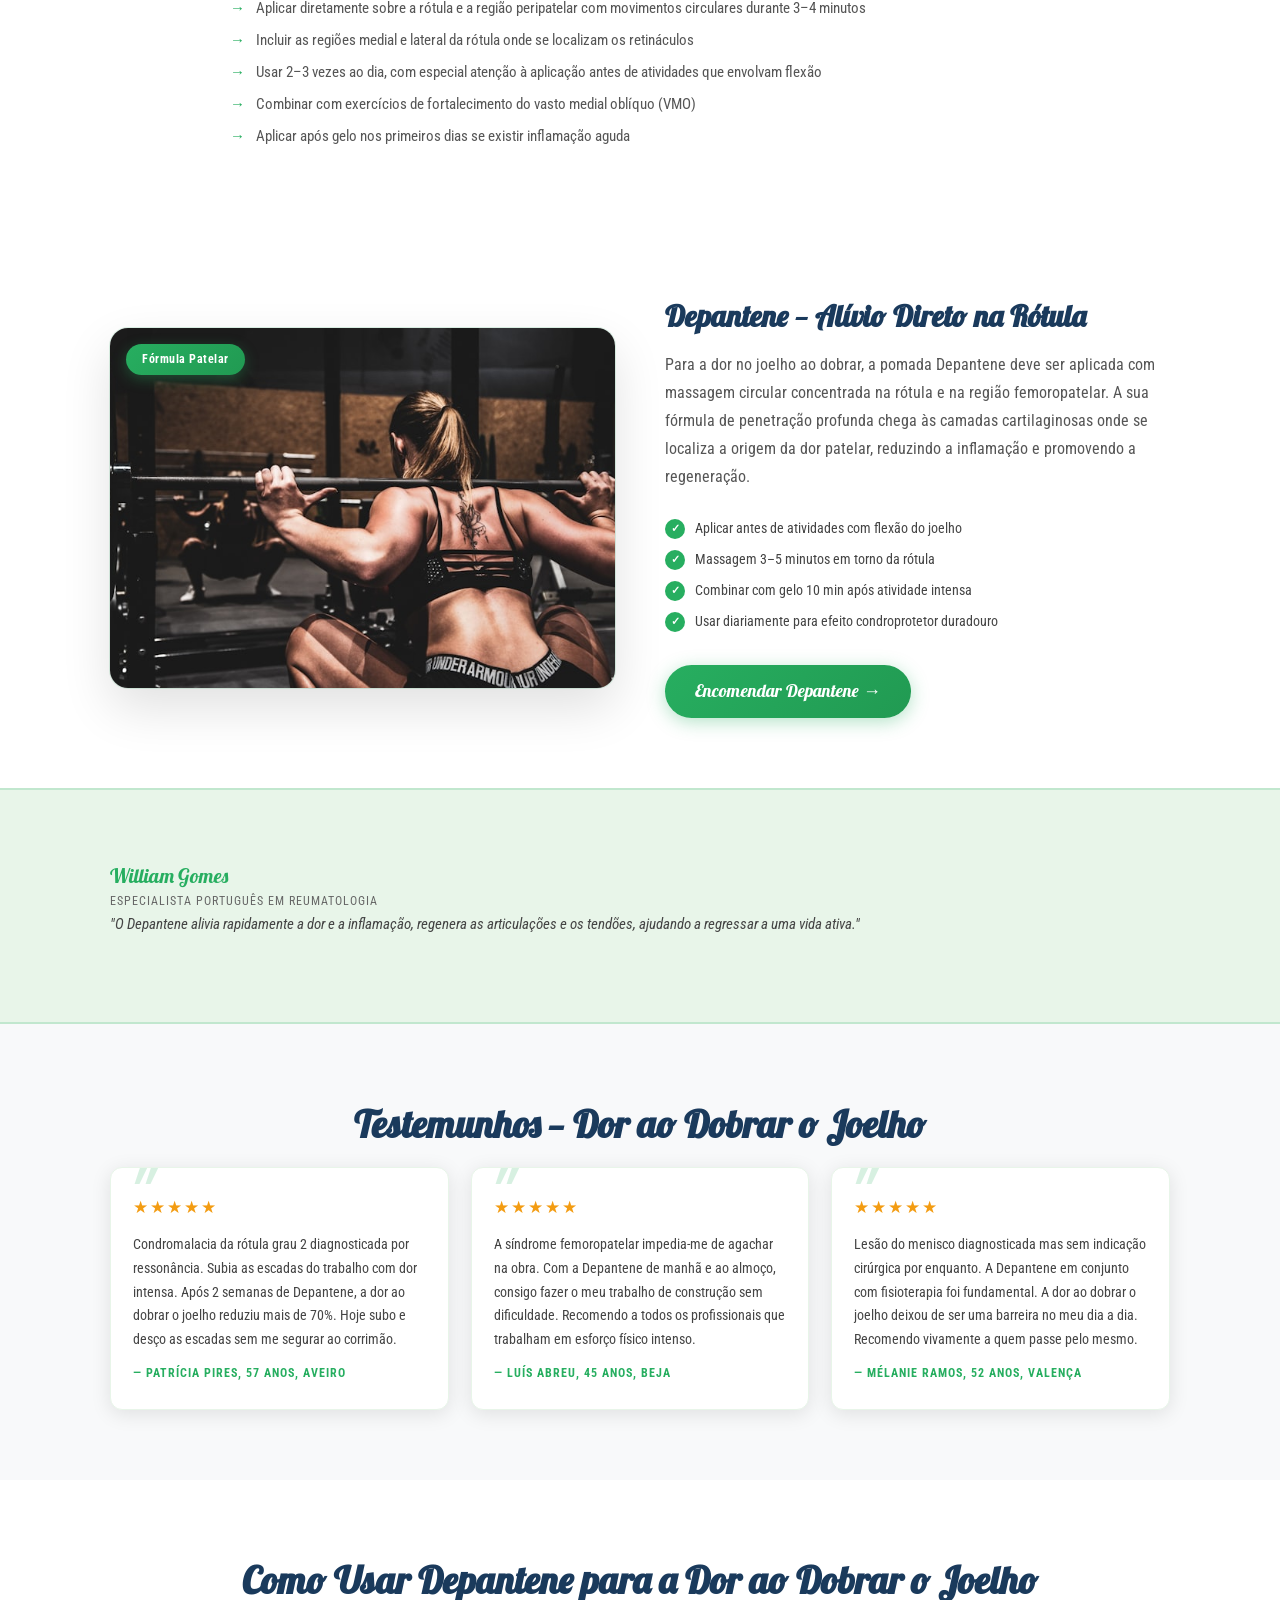
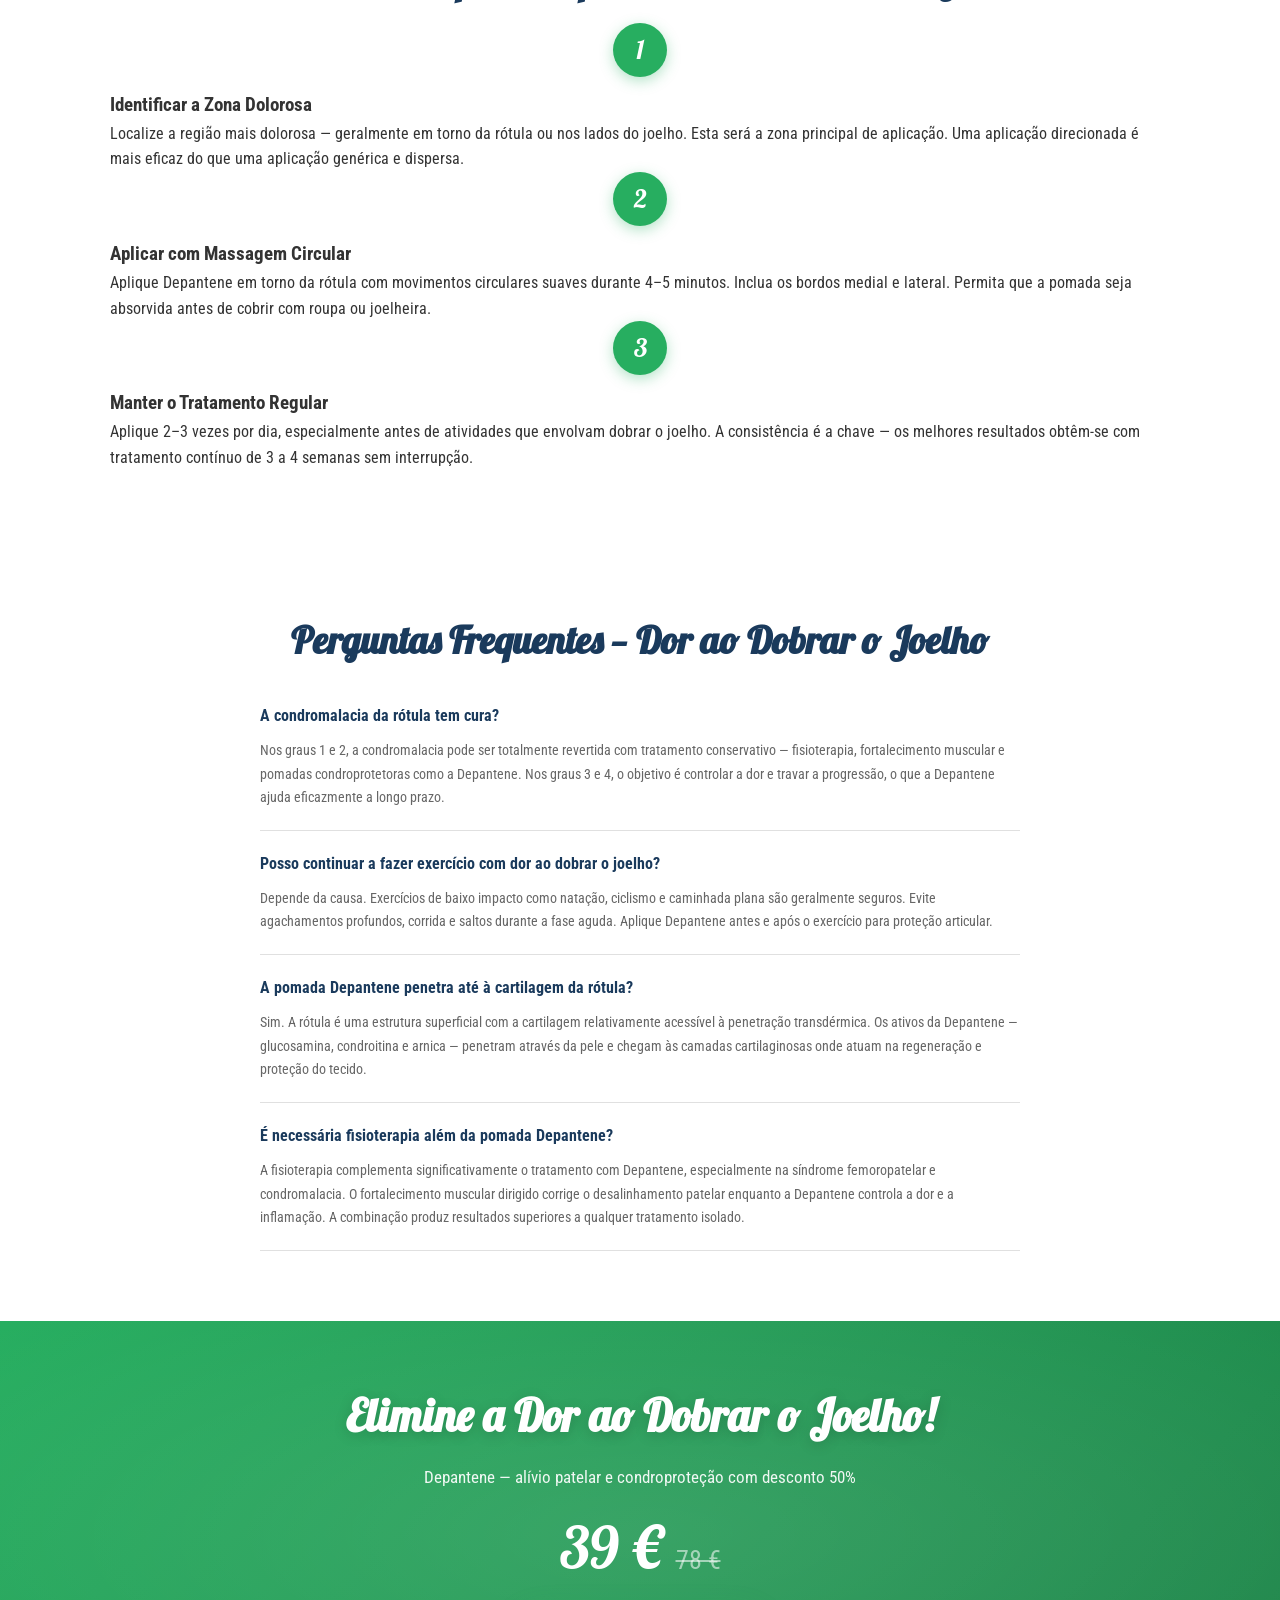
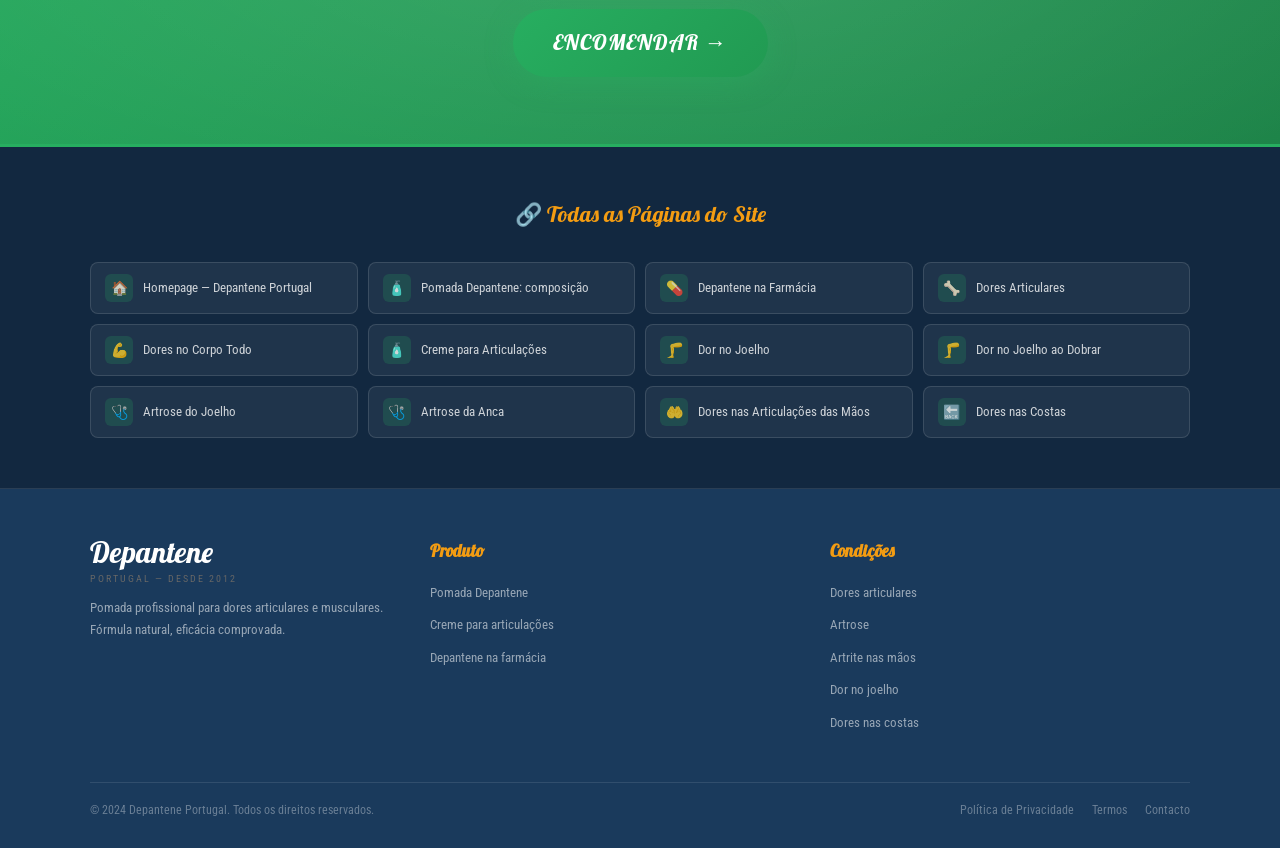
<file: dor-joelho-dobrar.html>
<!DOCTYPE html>
<html lang="pt" dir="ltr">
<head>
  <meta charset="UTF-8"/>
  <meta name="viewport" content="width=device-width, initial-scale=1.0"/>
  <title>Dor no Joelho ao Dobrar e Agachar: Causas | Depantene Portugal</title>
  <meta name="description" content="Dor no joelho ao dobrar ou agachar? Descubra as causas — condromalacia da rótula, síndrome femoropatelar, lesão do menisco, graus 1-4 — e como a pomada Depantene alivia."/>
  <meta name="keywords" content="dor no joelho ao dobrar, dor no joelho ao agachar, condromalacia rotula, sindrome femoropatelar, pomada joelho Portugal"/>
  <link rel="canonical" href="https://depantene.pt/dor-joelho-dobrar.html"/>
  <link rel="stylesheet" href="style.css"/>
  <link rel="icon" href="product.svg" type="image/svg+xml"/>
</head>
<body>

<header class="site-header">
  <div class="header-inner">
    <a href="index.html" class="logo">
      <img src="product.svg" alt="Depantene" class="logo-img"/>
      <div><span class="logo-text">Depantene</span><div class="logo-sub">Portugal — desde 2012</div></div>
    </a>
    <button class="nav-toggle" onclick="this.nextElementSibling.classList.toggle('open')">☰</button>
    <nav class="site-nav">
      <a href="index.html">Home</a>
      <a href="pomada-depantene.html">Pomada</a>
      <a href="dor-nas-articulacoes.html">Articulações</a>
      <a href="dores-costas.html">Costas</a>
      <a href="artrose-joelho.html">Artrose</a>
      <a href="dores-articulacoes-maos.html">Artrite</a>
      <a href="dor-no-joelho.html" class="active">Joelho</a>
      <a href="depantene-farmacia.html">Farmácia</a>
    </nav>
  </div>
</header>

<div class="breadcrumbs container">
  <a href="index.html">Home</a><span>›</span><span>Dor no Joelho ao Dobrar</span>
</div>

<section class="hero">
  <div class="hero-inner">
    <div class="hero-content">
      <div class="hero-badge"><span>Joelho ao Dobrar</span><span class="discount">-50%</span></div>
      <h1>Dor no Joelho ao Dobrar: O Que É e Como Tratar</h1>
      <p class="hero-desc">A dor no joelho ao dobrar ou ao agachar é um sintoma muito específico que pode indicar condromalacia da rótula, síndrome femoropatelar ou lesão do menisco. A pomada Depantene alivia a dor patelar e a inflamação para que volte a mover-se sem limitações.</p>
      <ul class="hero-benefits">
        <li>Alívio da dor ao dobrar o joelho desde a primeira aplicação</li>
        <li>Redução da inflamação patelar e femoropatelar</li>
        <li>Uso diário seguro — sem efeitos secundários sistémicos</li>
      </ul>
      <a href="https://order.depanten.it/" class="btn-buy-sm">🛒 Encomendar Depantene com -50%</a>
    </div>
    <div class="price-card">
      <div class="product-img-wrap"><img src="product.svg" alt="Depantene pomada joelho ao dobrar"/></div>
      <div class="promo-label">PREÇO PROMOCIONAL</div>
      <div class="price-display">
        <div class="price-new">39 <span>€</span></div>
        <div class="price-old">78 €</div>
        <div class="price-saving">Poupança: 39 €</div>
      </div>
      <a href="https://order.depanten.it/" class="btn-buy">ENCOMENDAR →</a>
      <p class="delivery-note">🚚 Entrega em <strong>4–7 dias</strong> · Pagamento na entrega</p>
    </div>
  </div>
</section>

<section class="content-section">
  <div class="content-article">
    <h2>Dor no Joelho ao Dobrar: Causas Possíveis</h2>
    <p>A <strong>dor no joelho ao dobrar</strong> é clinicamente denominada "gonalgia em flexão". Difere da dor em repouso porque é desencadeada ou agravada pelo movimento de flexão do joelho — ao agachar, subir ou descer escadas, sentar em posições com joelhos dobrados ou durante o exercício físico. As condições mais comuns que causam dor ao dobrar o joelho incluem:</p>
    <ul>
      <li><strong>Condromalacia da rótula</strong> — amolecimento e desgaste da cartilagem na face posterior da rótula; provoca dor anterior ao dobrar o joelho, especialmente ao subir e descer escadas</li>
      <li><strong>Síndrome femoropatelar</strong> — desalinhamento da rótula no sulco troclear do fémur; causa dor na região anterior do joelho com a flexão</li>
      <li><strong>Lesão do menisco</strong> — rotura do menisco interno ou externo; provoca dor localizada (interna ou externa) com flexão profunda e possível bloqueio articular</li>
      <li><strong>Artrose femoropatelar</strong> — desgaste da articulação entre a rótula e o fémur; agravada pela flexão e pelo agachamento</li>
    </ul>

    <h2>Graus de Condromalacia da Rótula: 1 a 4</h2>
    <p>A <strong>condromalacia da rótula</strong> é classificada em 4 graus segundo a escala de Outerbridge:</p>
    <ul>
      <li><strong>Grau 1</strong> — Amolecimento e edema da cartilagem; dor leve ao subir e descer escadas; Depantene muito eficaz nesta fase</li>
      <li><strong>Grau 2</strong> — Fragmentação e fissuras superficiais com diâmetro inferior a 1,5 cm; dor ao agachar e com atividade prolongada; excelentes resultados com Depantene</li>
      <li><strong>Grau 3</strong> — Fissuras profundas sem atingir o osso subcondral; dor significativa em repouso e com movimento; Depantene alivia e protege a cartilagem restante</li>
      <li><strong>Grau 4</strong> — Erosão total da cartilagem com exposição do osso; dor severa e limitação funcional importante; Depantene como complemento ao tratamento médico</li>
    </ul>

    <h2>Tratamento da Dor ao Dobrar o Joelho com Depantene</h2>
    <p>Para a dor femoropatelar e condromalacia da rótula, a aplicação de Depantene deve ser direcionada:</p>
    <ul>
      <li>Aplicar diretamente sobre a rótula e a região peripatelar com movimentos circulares durante 3–4 minutos</li>
      <li>Incluir as regiões medial e lateral da rótula onde se localizam os retináculos</li>
      <li>Usar 2–3 vezes ao dia, com especial atenção à aplicação antes de atividades que envolvam flexão</li>
      <li>Combinar com exercícios de fortalecimento do vasto medial oblíquo (VMO)</li>
      <li>Aplicar após gelo nos primeiros dias se existir inflamação aguda</li>
    </ul>
  </div>
</section>

<section class="photo-content-section">
  <div class="container">
    <div class="photo-content-grid photo-content-grid--reverse">
      <div class="photo-content-text">
        <h2>Depantene — Alívio Direto na Rótula</h2>
        <p>Para a dor no joelho ao dobrar, a pomada Depantene deve ser aplicada com massagem circular concentrada na rótula e na região femoropatelar. A sua fórmula de penetração profunda chega às camadas cartilaginosas onde se localiza a origem da dor patelar, reduzindo a inflamação e promovendo a regeneração.</p>
        <ul class="photo-check-list">
          <li>Aplicar antes de atividades com flexão do joelho</li>
          <li>Massagem 3–5 minutos em torno da rótula</li>
          <li>Combinar com gelo 10 min após atividade intensa</li>
          <li>Usar diariamente para efeito condroprotetor duradouro</li>
        </ul>
        <a href="https://order.depanten.it/" class="btn-buy-sm">Encomendar Depantene →</a>
      </div>
      <div class="photo-content-img">
        <img src="photos/knee-detail.jpg" alt="Dor no joelho ao dobrar tratamento Depantene"/>
        <div class="photo-content-badge">Fórmula Patelar</div>
      </div>
    </div>
  </div>
</section>

<section class="expert-section">
  <div class="container">
    <div class="expert-card">
      <div class="expert-info">
        <div class="expert-name">William Gomes</div>
        <div class="expert-title">Especialista Português em Reumatologia</div>
      </div>
      <blockquote class="expert-quote">
        "O Depantene alivia rapidamente a dor e a inflamação, regenera as articulações e os tendões, ajudando a regressar a uma vida ativa."
      </blockquote>
    </div>
  </div>
</section>

<section class="testimonials-section">
  <div class="container">
    <h2 class="section-title">Testemunhos — Dor ao Dobrar o Joelho</h2>
    <div class="testimonials-grid">
      <div class="testimonial-card">
        <div class="stars">★★★★★</div>
        <p>Condromalacia da rótula grau 2 diagnosticada por ressonância. Subia as escadas do trabalho com dor intensa. Após 2 semanas de Depantene, a dor ao dobrar o joelho reduziu mais de 70%. Hoje subo e desço as escadas sem me segurar ao corrimão.</p>
        <div class="testimonial-author">— Patrícia Pires, 57 anos, Aveiro</div>
      </div>
      <div class="testimonial-card">
        <div class="stars">★★★★★</div>
        <p>A síndrome femoropatelar impedia-me de agachar na obra. Com a Depantene de manhã e ao almoço, consigo fazer o meu trabalho de construção sem dificuldade. Recomendo a todos os profissionais que trabalham em esforço físico intenso.</p>
        <div class="testimonial-author">— Luís Abreu, 45 anos, Beja</div>
      </div>
      <div class="testimonial-card">
        <div class="stars">★★★★★</div>
        <p>Lesão do menisco diagnosticada mas sem indicação cirúrgica por enquanto. A Depantene em conjunto com fisioterapia foi fundamental. A dor ao dobrar o joelho deixou de ser uma barreira no meu dia a dia. Recomendo vivamente a quem passe pelo mesmo.</p>
        <div class="testimonial-author">— Mélanie Ramos, 52 anos, Valença</div>
      </div>
    </div>
  </div>
</section>

<section class="howto-section">
  <div class="container">
    <h2 class="section-title">Como Usar Depantene para a Dor ao Dobrar o Joelho</h2>
    <div class="howto-steps">
      <div class="howto-step">
        <div class="step-number">1</div>
        <h3>Identificar a Zona Dolorosa</h3>
        <p>Localize a região mais dolorosa — geralmente em torno da rótula ou nos lados do joelho. Esta será a zona principal de aplicação. Uma aplicação direcionada é mais eficaz do que uma aplicação genérica e dispersa.</p>
      </div>
      <div class="howto-step">
        <div class="step-number">2</div>
        <h3>Aplicar com Massagem Circular</h3>
        <p>Aplique Depantene em torno da rótula com movimentos circulares suaves durante 4–5 minutos. Inclua os bordos medial e lateral. Permita que a pomada seja absorvida antes de cobrir com roupa ou joelheira.</p>
      </div>
      <div class="howto-step">
        <div class="step-number">3</div>
        <h3>Manter o Tratamento Regular</h3>
        <p>Aplique 2–3 vezes por dia, especialmente antes de atividades que envolvam dobrar o joelho. A consistência é a chave — os melhores resultados obtêm-se com tratamento contínuo de 3 a 4 semanas sem interrupção.</p>
      </div>
    </div>
  </div>
</section>

<section class="faq-section">
  <div class="container">
    <h2 class="section-title">Perguntas Frequentes — Dor ao Dobrar o Joelho</h2>
    <div class="faq-list">
      <div class="faq-item">
        <h3>A condromalacia da rótula tem cura?</h3>
        <p>Nos graus 1 e 2, a condromalacia pode ser totalmente revertida com tratamento conservativo — fisioterapia, fortalecimento muscular e pomadas condroprotetoras como a Depantene. Nos graus 3 e 4, o objetivo é controlar a dor e travar a progressão, o que a Depantene ajuda eficazmente a longo prazo.</p>
      </div>
      <div class="faq-item">
        <h3>Posso continuar a fazer exercício com dor ao dobrar o joelho?</h3>
        <p>Depende da causa. Exercícios de baixo impacto como natação, ciclismo e caminhada plana são geralmente seguros. Evite agachamentos profundos, corrida e saltos durante a fase aguda. Aplique Depantene antes e após o exercício para proteção articular.</p>
      </div>
      <div class="faq-item">
        <h3>A pomada Depantene penetra até à cartilagem da rótula?</h3>
        <p>Sim. A rótula é uma estrutura superficial com a cartilagem relativamente acessível à penetração transdérmica. Os ativos da Depantene — glucosamina, condroitina e arnica — penetram através da pele e chegam às camadas cartilaginosas onde atuam na regeneração e proteção do tecido.</p>
      </div>
      <div class="faq-item">
        <h3>É necessária fisioterapia além da pomada Depantene?</h3>
        <p>A fisioterapia complementa significativamente o tratamento com Depantene, especialmente na síndrome femoropatelar e condromalacia. O fortalecimento muscular dirigido corrige o desalinhamento patelar enquanto a Depantene controla a dor e a inflamação. A combinação produz resultados superiores a qualquer tratamento isolado.</p>
      </div>
    </div>
  </div>
</section>

<section class="cta-section">
  <h2>Elimine a Dor ao Dobrar o Joelho!</h2>
  <p class="subtitle">Depantene — alívio patelar e condroproteção com desconto 50%</p>
  <div class="cta-price-row">
    <span class="cta-price-new">39 €</span>
    <span class="cta-price-old">78 €</span>
  </div>
  <a href="https://order.depanten.it/" class="btn-buy" style="max-width:400px;display:inline-block;">ENCOMENDAR →</a>
</section>

<footer class="site-footer">

  <div class="footer-pages">
    <div class="footer-pages-title">🔗 Todas as Páginas do Site</div>
    <div class="pages-nav-grid">
      <a href="index.html"><span class="pg-icon">🏠</span>Homepage — Depantene Portugal</a>
      <a href="pomada-depantene.html"><span class="pg-icon">🧴</span>Pomada Depantene: composição</a>
      <a href="depantene-farmacia.html"><span class="pg-icon">💊</span>Depantene na Farmácia</a>
      <a href="dor-nas-articulacoes.html"><span class="pg-icon">🦴</span>Dores Articulares</a>
      <a href="dores-no-corpo.html"><span class="pg-icon">💪</span>Dores no Corpo Todo</a>
      <a href="creme-articulacoes.html"><span class="pg-icon">🧴</span>Creme para Articulações</a>
      <a href="dor-no-joelho.html"><span class="pg-icon">🦵</span>Dor no Joelho</a>
      <a href="dor-joelho-dobrar.html"><span class="pg-icon">🦵</span>Dor no Joelho ao Dobrar</a>
      <a href="artrose-joelho.html"><span class="pg-icon">🩺</span>Artrose do Joelho</a>
      <a href="artrose-anca.html"><span class="pg-icon">🩺</span>Artrose da Anca</a>
      <a href="dores-articulacoes-maos.html"><span class="pg-icon">🤲</span>Dores nas Articulações das Mãos</a>
      <a href="dores-costas.html"><span class="pg-icon">🔙</span>Dores nas Costas</a>
    </div>
  </div>

  <div class="footer-main">
    <div class="footer-inner">
      <div class="footer-top">
        <div class="footer-brand">
          <span class="logo-text">Depantene</span>
          <div class="logo-sub">Portugal — desde 2012</div>
          <p>Pomada profissional para dores articulares e musculares. Fórmula natural, eficácia comprovada.</p>
        </div>
        <div class="footer-col">
          <h4>Produto</h4>
          <ul>
            <li><a href="pomada-depantene.html">Pomada Depantene</a></li>
            <li><a href="creme-articulacoes.html">Creme para articulações</a></li>
            <li><a href="depantene-farmacia.html">Depantene na farmácia</a></li>
          </ul>
        </div>
        <div class="footer-col">
          <h4>Condições</h4>
          <ul>
            <li><a href="dor-nas-articulacoes.html">Dores articulares</a></li>
            <li><a href="artrose-joelho.html">Artrose</a></li>
            <li><a href="dores-articulacoes-maos.html">Artrite nas mãos</a></li>
            <li><a href="dor-no-joelho.html">Dor no joelho</a></li>
            <li><a href="dores-costas.html">Dores nas costas</a></li>
          </ul>
        </div>
      </div>
      <div class="footer-bottom">
        <p>© 2024 Depantene Portugal. Todos os direitos reservados.</p>
        <div class="footer-links">
          <a href="privacidade.html">Política de Privacidade</a>
          <a href="termos.html">Termos</a>
          <a href="contacto.html">Contacto</a>
        </div>
      </div>
    </div>
  </div>

</footer>

</body>
</html>
</file>
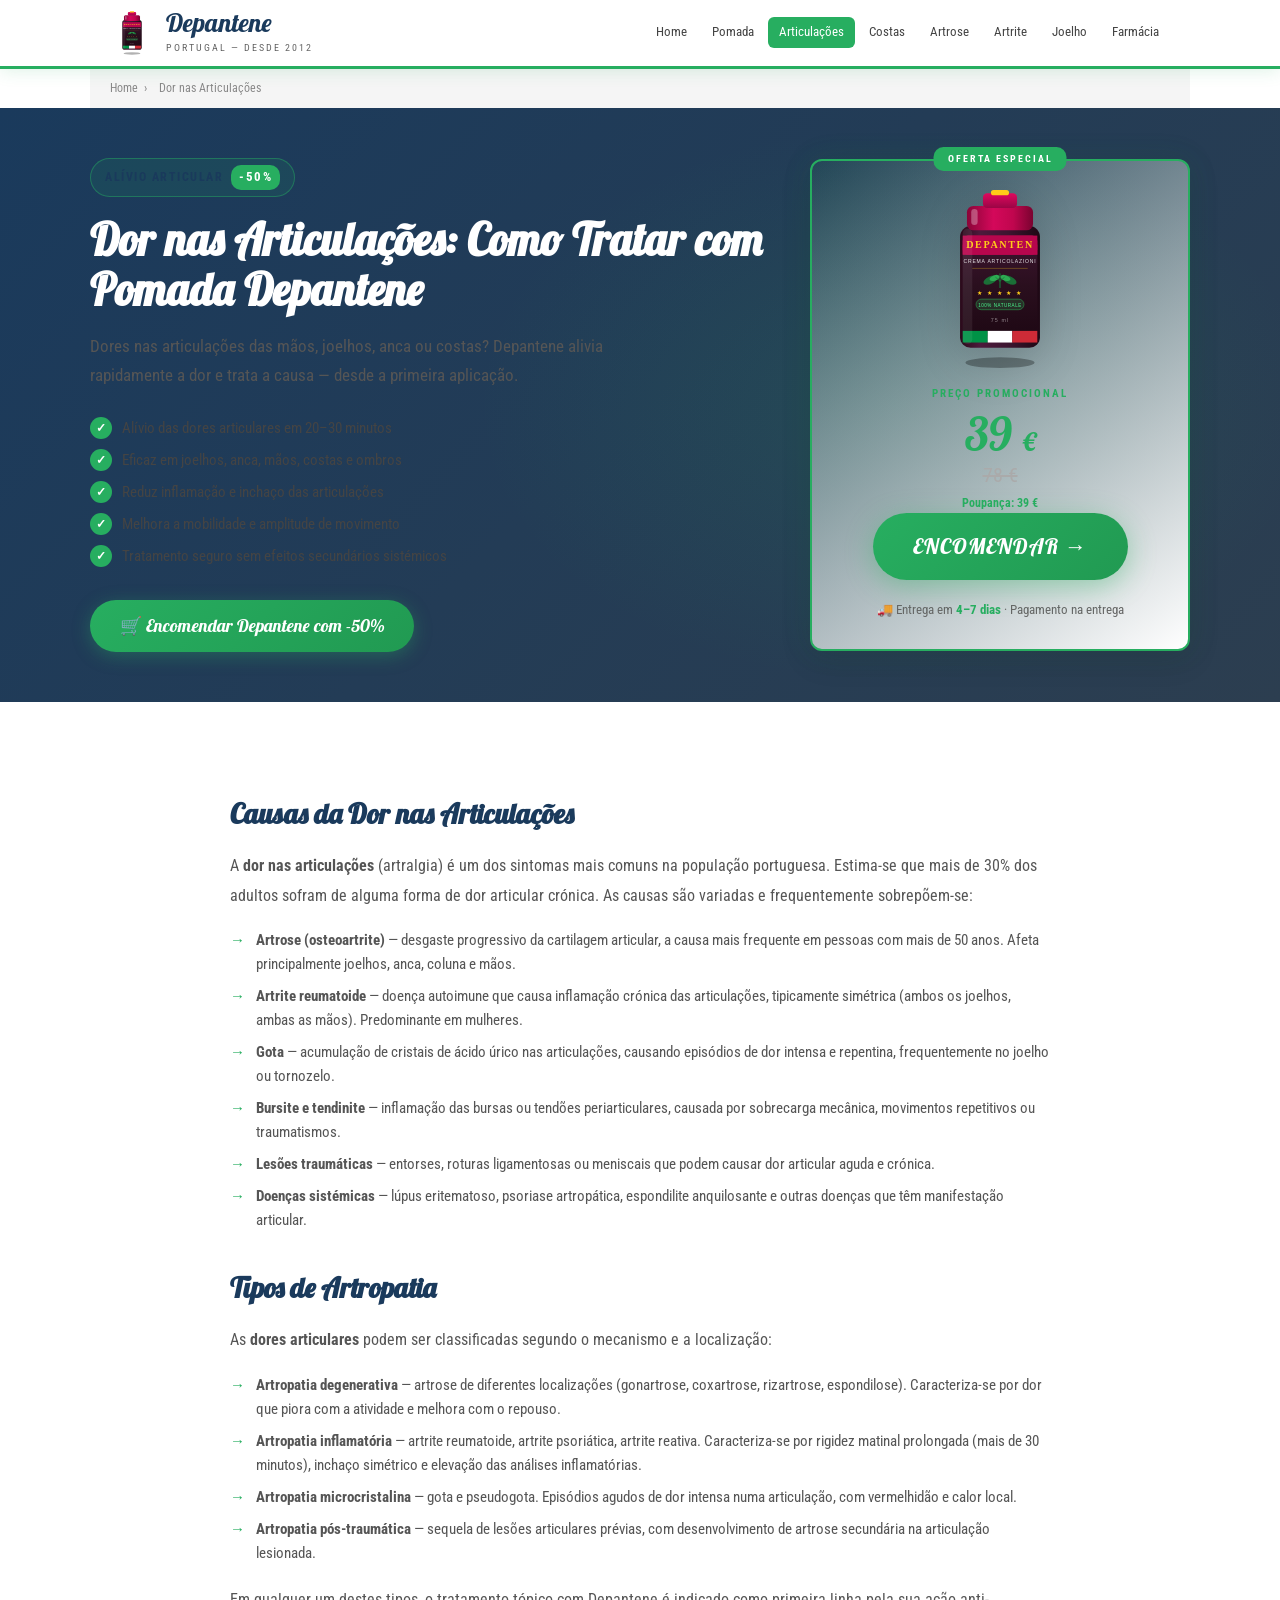
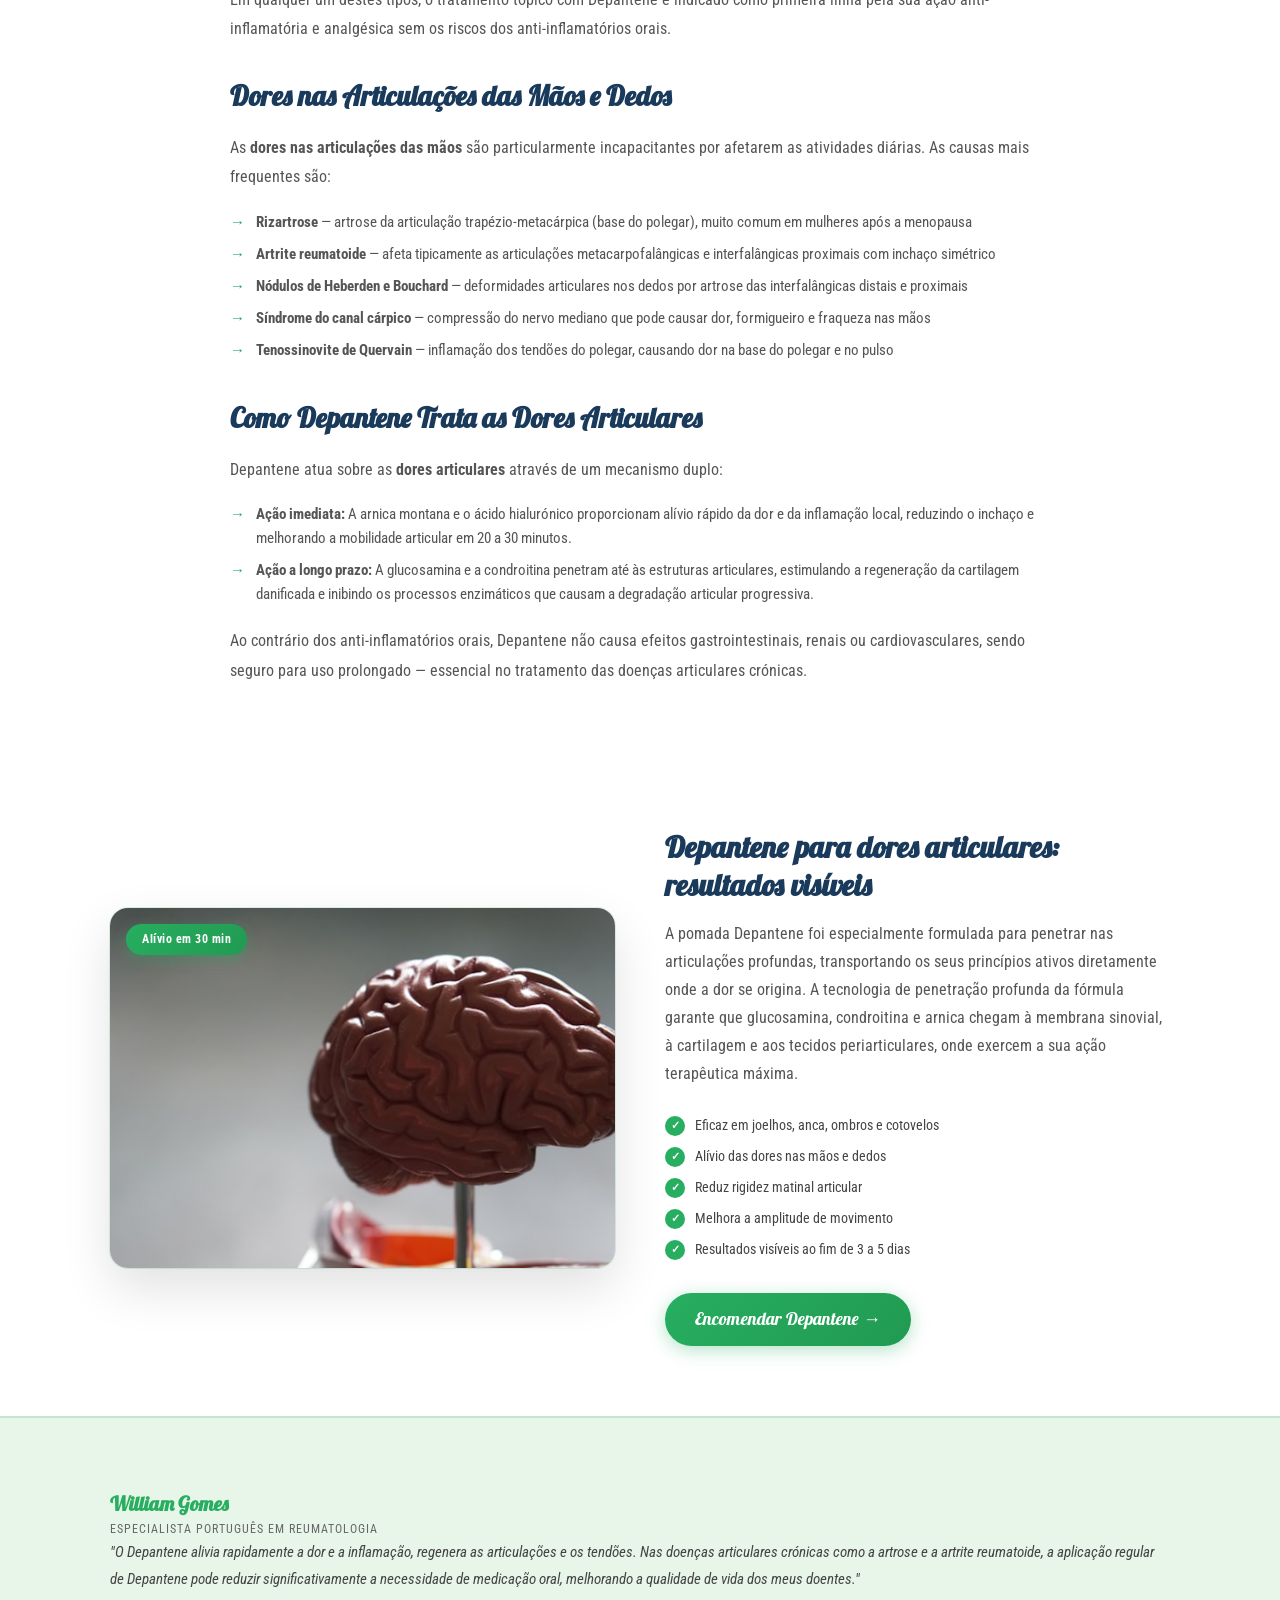
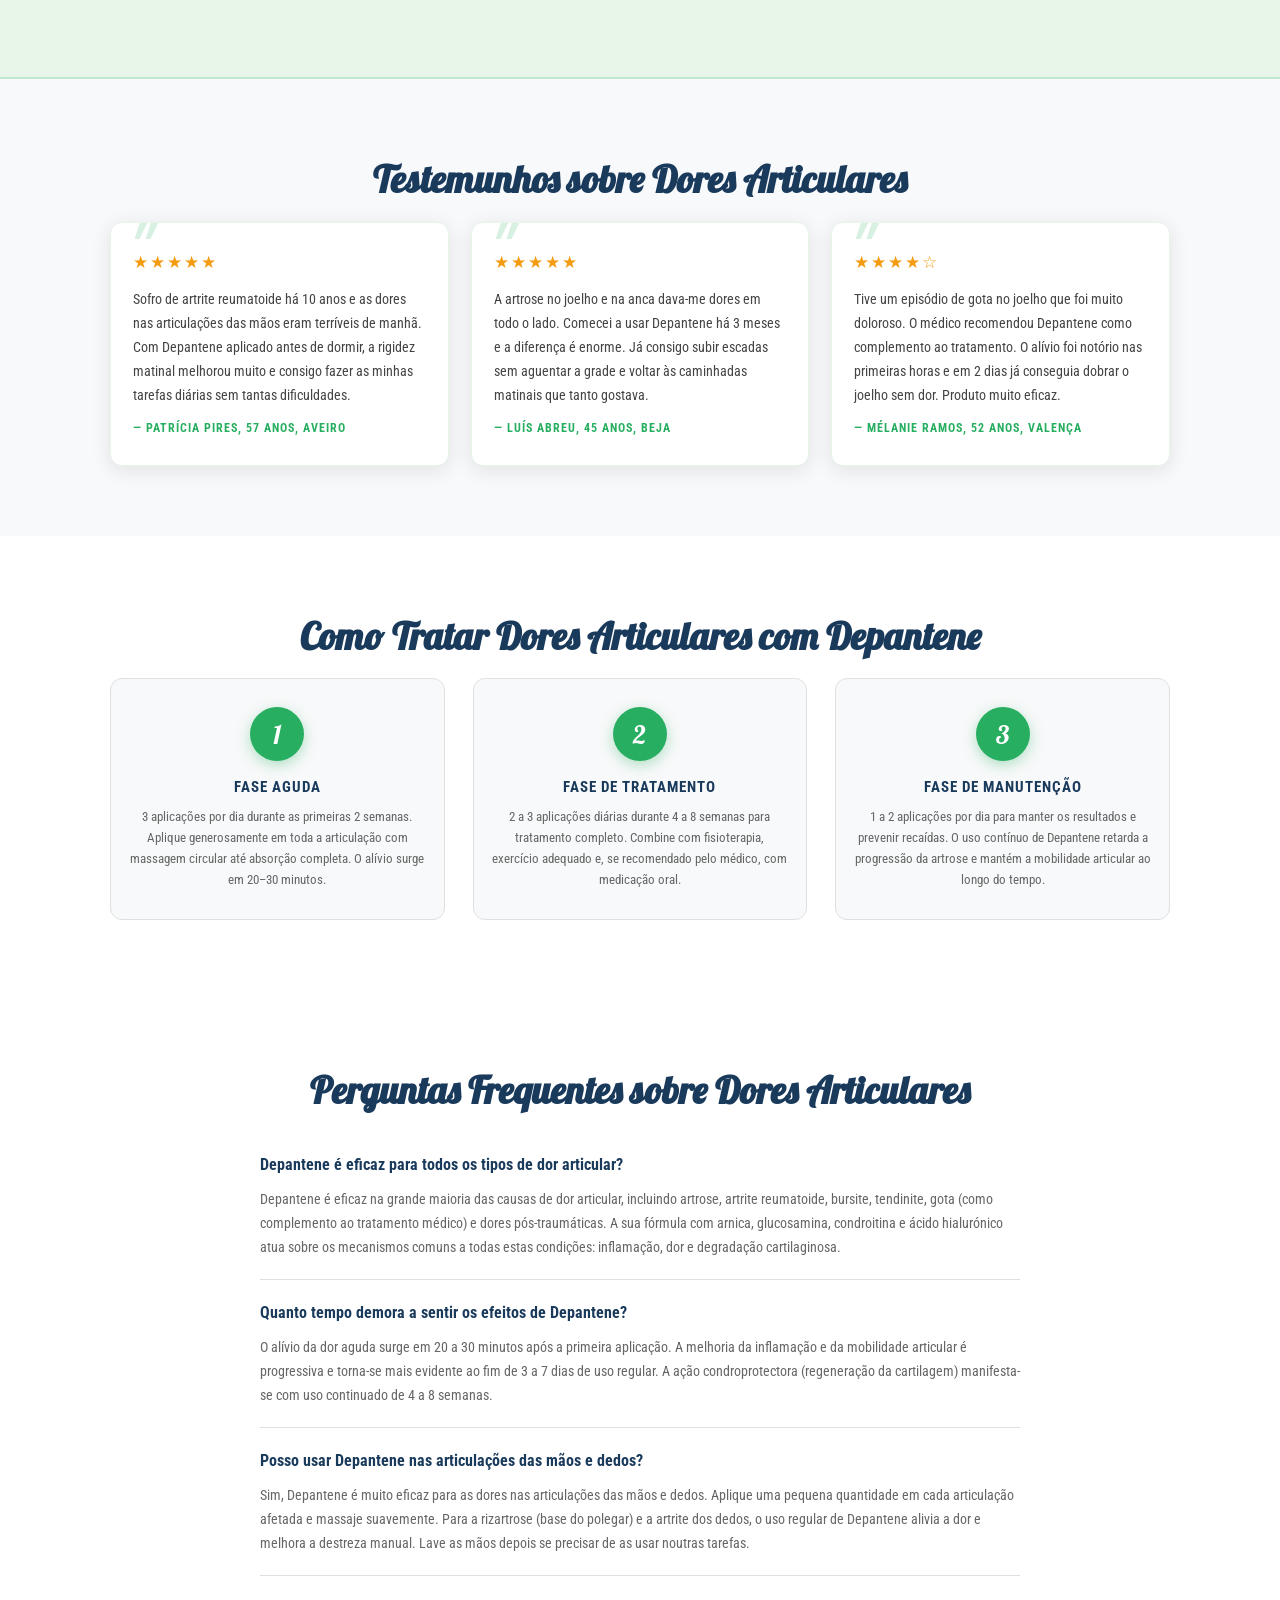
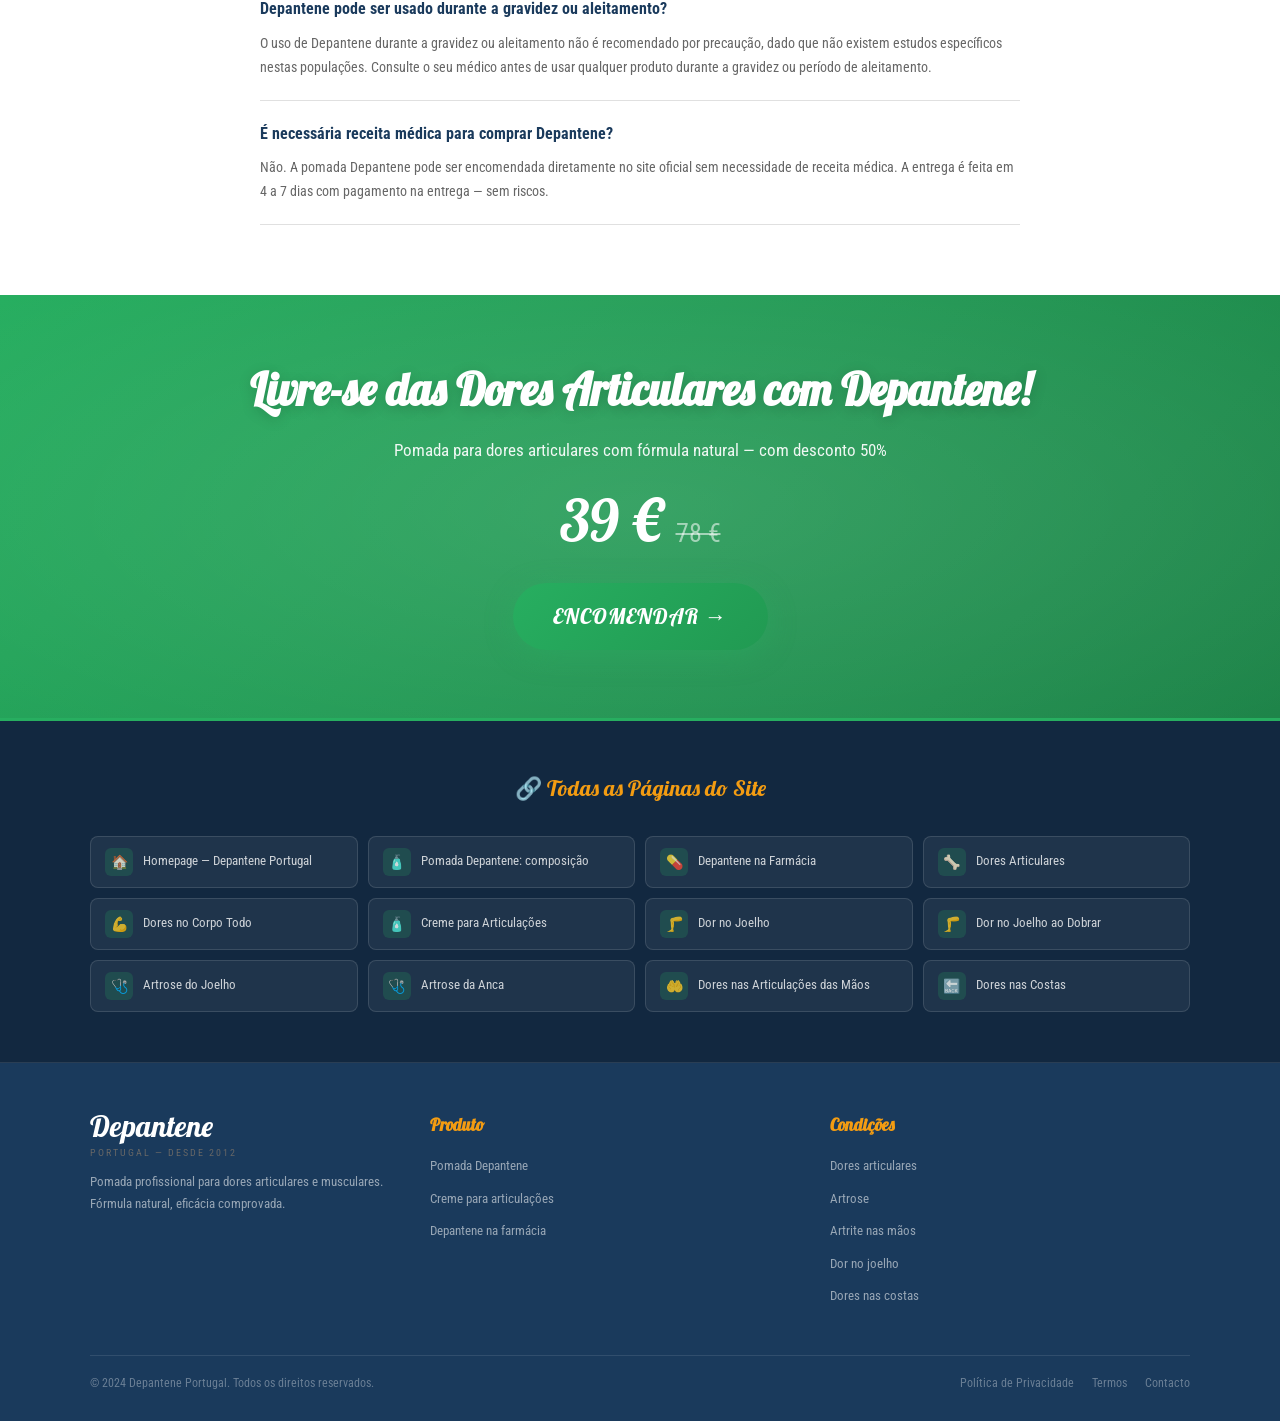
<file: dor-nas-articulacoes.html>
<!DOCTYPE html>
<html lang="pt" dir="ltr">
<head>
  <meta charset="UTF-8"/>
  <meta name="viewport" content="width=device-width, initial-scale=1.0"/>
  <title>Dor nas Articulações: Causas e Tratamento com Depantene</title>
  <meta name="description" content="Dor nas articulações das mãos, joelhos, anca ou costas? Depantene alivia rapidamente a dor articular e trata a causa — desde a primeira aplicação. Encomende com -50%."/>
  <meta name="keywords" content="dor nas articulações, dores articulares, dor articular tratamento, dores nas articulações das mãos, artropatia"/>
  <link rel="canonical" href="https://depantene.pt/dor-nas-articulacoes.html"/>
  <link rel="stylesheet" href="style.css"/>
  <link rel="icon" href="product.svg" type="image/svg+xml"/>
</head>
<body>

<header class="site-header">
  <div class="header-inner">
    <a href="index.html" class="logo">
      <img src="product.svg" alt="Depantene" class="logo-img"/>
      <div><span class="logo-text">Depantene</span><div class="logo-sub">Portugal — desde 2012</div></div>
    </a>
    <button class="nav-toggle" onclick="this.nextElementSibling.classList.toggle('open')">☰</button>
    <nav class="site-nav">
      <a href="index.html">Home</a>
      <a href="pomada-depantene.html">Pomada</a>
      <a href="dor-nas-articulacoes.html" class="active">Articulações</a>
      <a href="dores-costas.html">Costas</a>
      <a href="artrose-joelho.html">Artrose</a>
      <a href="dores-articulacoes-maos.html">Artrite</a>
      <a href="dor-no-joelho.html">Joelho</a>
      <a href="depantene-farmacia.html">Farmácia</a>
    </nav>
  </div>
</header>

<div class="breadcrumbs container">
  <a href="index.html">Home</a><span>›</span><span>Dor nas Articulações</span>
</div>

<section class="hero">
  <div class="hero-inner">
    <div class="hero-content">
      <div class="hero-badge"><span>Alívio Articular</span><span class="discount">-50%</span></div>
      <h1>Dor nas Articulações: Como Tratar com Pomada Depantene</h1>
      <p class="hero-desc">Dores nas articulações das mãos, joelhos, anca ou costas? Depantene alivia rapidamente a dor e trata a causa — desde a primeira aplicação.</p>
      <ul class="hero-benefits">
        <li>Alívio das dores articulares em 20–30 minutos</li>
        <li>Eficaz em joelhos, anca, mãos, costas e ombros</li>
        <li>Reduz inflamação e inchaço das articulações</li>
        <li>Melhora a mobilidade e amplitude de movimento</li>
        <li>Tratamento seguro sem efeitos secundários sistémicos</li>
      </ul>
      <a href="https://order.depanten.it/" class="btn-buy-sm">🛒 Encomendar Depantene com -50%</a>
    </div>
    <div class="price-card">
      <div class="product-img-wrap"><img src="product.svg" alt="Depantene dores articulares"/></div>
      <div class="promo-label">PREÇO PROMOCIONAL</div>
      <div class="price-display">
        <div class="price-new">39 <span>€</span></div>
        <div class="price-old">78 €</div>
        <div class="price-saving">Poupança: 39 €</div>
      </div>
      <a href="https://order.depanten.it/" class="btn-buy">ENCOMENDAR →</a>
      <p class="delivery-note">🚚 Entrega em <strong>4–7 dias</strong> · Pagamento na entrega</p>
    </div>
  </div>
</section>

<section class="content-section">
  <div class="content-article">
    <h2>Causas da Dor nas Articulações</h2>
    <p>A <strong>dor nas articulações</strong> (artralgia) é um dos sintomas mais comuns na população portuguesa. Estima-se que mais de 30% dos adultos sofram de alguma forma de dor articular crónica. As causas são variadas e frequentemente sobrepõem-se:</p>
    <ul>
      <li><strong>Artrose (osteoartrite)</strong> — desgaste progressivo da cartilagem articular, a causa mais frequente em pessoas com mais de 50 anos. Afeta principalmente joelhos, anca, coluna e mãos.</li>
      <li><strong>Artrite reumatoide</strong> — doença autoimune que causa inflamação crónica das articulações, tipicamente simétrica (ambos os joelhos, ambas as mãos). Predominante em mulheres.</li>
      <li><strong>Gota</strong> — acumulação de cristais de ácido úrico nas articulações, causando episódios de dor intensa e repentina, frequentemente no joelho ou tornozelo.</li>
      <li><strong>Bursite e tendinite</strong> — inflamação das bursas ou tendões periarticulares, causada por sobrecarga mecânica, movimentos repetitivos ou traumatismos.</li>
      <li><strong>Lesões traumáticas</strong> — entorses, roturas ligamentosas ou meniscais que podem causar dor articular aguda e crónica.</li>
      <li><strong>Doenças sistémicas</strong> — lúpus eritematoso, psoriase artropática, espondilite anquilosante e outras doenças que têm manifestação articular.</li>
    </ul>

    <h2>Tipos de Artropatia</h2>
    <p>As <strong>dores articulares</strong> podem ser classificadas segundo o mecanismo e a localização:</p>
    <ul>
      <li><strong>Artropatia degenerativa</strong> — artrose de diferentes localizações (gonartrose, coxartrose, rizartrose, espondilose). Caracteriza-se por dor que piora com a atividade e melhora com o repouso.</li>
      <li><strong>Artropatia inflamatória</strong> — artrite reumatoide, artrite psoriática, artrite reativa. Caracteriza-se por rigidez matinal prolongada (mais de 30 minutos), inchaço simétrico e elevação das análises inflamatórias.</li>
      <li><strong>Artropatia microcristalina</strong> — gota e pseudogota. Episódios agudos de dor intensa numa articulação, com vermelhidão e calor local.</li>
      <li><strong>Artropatia pós-traumática</strong> — sequela de lesões articulares prévias, com desenvolvimento de artrose secundária na articulação lesionada.</li>
    </ul>
    <p>Em qualquer um destes tipos, o tratamento tópico com Depantene é indicado como primeira linha pela sua ação anti-inflamatória e analgésica sem os riscos dos anti-inflamatórios orais.</p>

    <h2>Dores nas Articulações das Mãos e Dedos</h2>
    <p>As <strong>dores nas articulações das mãos</strong> são particularmente incapacitantes por afetarem as atividades diárias. As causas mais frequentes são:</p>
    <ul>
      <li><strong>Rizartrose</strong> — artrose da articulação trapézio-metacárpica (base do polegar), muito comum em mulheres após a menopausa</li>
      <li><strong>Artrite reumatoide</strong> — afeta tipicamente as articulações metacarpofalângicas e interfalângicas proximais com inchaço simétrico</li>
      <li><strong>Nódulos de Heberden e Bouchard</strong> — deformidades articulares nos dedos por artrose das interfalângicas distais e proximais</li>
      <li><strong>Síndrome do canal cárpico</strong> — compressão do nervo mediano que pode causar dor, formigueiro e fraqueza nas mãos</li>
      <li><strong>Tenossinovite de Quervain</strong> — inflamação dos tendões do polegar, causando dor na base do polegar e no pulso</li>
    </ul>

    <h2>Como Depantene Trata as Dores Articulares</h2>
    <p>Depantene atua sobre as <strong>dores articulares</strong> através de um mecanismo duplo:</p>
    <ul>
      <li><strong>Ação imediata:</strong> A arnica montana e o ácido hialurónico proporcionam alívio rápido da dor e da inflamação local, reduzindo o inchaço e melhorando a mobilidade articular em 20 a 30 minutos.</li>
      <li><strong>Ação a longo prazo:</strong> A glucosamina e a condroitina penetram até às estruturas articulares, estimulando a regeneração da cartilagem danificada e inibindo os processos enzimáticos que causam a degradação articular progressiva.</li>
    </ul>
    <p>Ao contrário dos anti-inflamatórios orais, Depantene não causa efeitos gastrointestinais, renais ou cardiovasculares, sendo seguro para uso prolongado — essencial no tratamento das doenças articulares crónicas.</p>
  </div>
</section>

<section class="photo-content-section">
  <div class="container">
    <div class="photo-content-grid photo-content-grid--reverse">
      <div class="photo-content-text">
        <h2>Depantene para dores articulares: resultados visíveis</h2>
        <p>A pomada Depantene foi especialmente formulada para penetrar nas articulações profundas, transportando os seus princípios ativos diretamente onde a dor se origina. A tecnologia de penetração profunda da fórmula garante que glucosamina, condroitina e arnica chegam à membrana sinovial, à cartilagem e aos tecidos periarticulares, onde exercem a sua ação terapêutica máxima.</p>
        <ul class="photo-check-list">
          <li>Eficaz em joelhos, anca, ombros e cotovelos</li>
          <li>Alívio das dores nas mãos e dedos</li>
          <li>Reduz rigidez matinal articular</li>
          <li>Melhora a amplitude de movimento</li>
          <li>Resultados visíveis ao fim de 3 a 5 dias</li>
        </ul>
        <a href="https://order.depanten.it/" class="btn-buy-sm">Encomendar Depantene →</a>
      </div>
      <div class="photo-content-img">
        <img src="photos/joint-pain.jpg" alt="Dor nas articulações tratamento Depantene"/>
        <div class="photo-content-badge">Alívio em 30 min</div>
      </div>
    </div>
  </div>
</section>

<section class="expert-section">
  <div class="container">
    <div class="expert-card">
      <div class="expert-info">
        <h2 class="expert-name">William Gomes</h2>
        <div class="expert-title">Especialista Português em Reumatologia</div>
        <blockquote class="expert-quote">"O Depantene alivia rapidamente a dor e a inflamação, regenera as articulações e os tendões. Nas doenças articulares crónicas como a artrose e a artrite reumatoide, a aplicação regular de Depantene pode reduzir significativamente a necessidade de medicação oral, melhorando a qualidade de vida dos meus doentes."</blockquote>
      </div>
    </div>
  </div>
</section>

<section class="testimonials-section">
  <div class="container">
    <h2 class="section-title">Testemunhos sobre Dores Articulares</h2>
    <div class="testimonials-grid">
      <div class="testimonial-card">
        <div class="stars">★★★★★</div>
        <p>Sofro de artrite reumatoide há 10 anos e as dores nas articulações das mãos eram terríveis de manhã. Com Depantene aplicado antes de dormir, a rigidez matinal melhorou muito e consigo fazer as minhas tarefas diárias sem tantas dificuldades.</p>
        <div class="testimonial-author">— Patrícia Pires, 57 anos, Aveiro</div>
      </div>
      <div class="testimonial-card">
        <div class="stars">★★★★★</div>
        <p>A artrose no joelho e na anca dava-me dores em todo o lado. Comecei a usar Depantene há 3 meses e a diferença é enorme. Já consigo subir escadas sem aguentar a grade e voltar às caminhadas matinais que tanto gostava.</p>
        <div class="testimonial-author">— Luís Abreu, 45 anos, Beja</div>
      </div>
      <div class="testimonial-card">
        <div class="stars">★★★★☆</div>
        <p>Tive um episódio de gota no joelho que foi muito doloroso. O médico recomendou Depantene como complemento ao tratamento. O alívio foi notório nas primeiras horas e em 2 dias já conseguia dobrar o joelho sem dor. Produto muito eficaz.</p>
        <div class="testimonial-author">— Mélanie Ramos, 52 anos, Valença</div>
      </div>
    </div>
  </div>
</section>

<section class="howto-section">
  <div class="container">
    <h2 class="section-title">Como Tratar Dores Articulares com Depantene</h2>
    <div class="steps-grid">
      <div class="step-item">
        <div class="step-number">1</div>
        <h3>Fase Aguda</h3>
        <p>3 aplicações por dia durante as primeiras 2 semanas. Aplique generosamente em toda a articulação com massagem circular até absorção completa. O alívio surge em 20–30 minutos.</p>
      </div>
      <div class="step-item">
        <div class="step-number">2</div>
        <h3>Fase de Tratamento</h3>
        <p>2 a 3 aplicações diárias durante 4 a 8 semanas para tratamento completo. Combine com fisioterapia, exercício adequado e, se recomendado pelo médico, com medicação oral.</p>
      </div>
      <div class="step-item">
        <div class="step-number">3</div>
        <h3>Fase de Manutenção</h3>
        <p>1 a 2 aplicações por dia para manter os resultados e prevenir recaídas. O uso contínuo de Depantene retarda a progressão da artrose e mantém a mobilidade articular ao longo do tempo.</p>
      </div>
    </div>
  </div>
</section>

<section class="faq-section">
  <div class="container">
    <h2 class="section-title">Perguntas Frequentes sobre Dores Articulares</h2>
    <div class="faq-list">
      <div class="faq-item">
        <h3>Depantene é eficaz para todos os tipos de dor articular?</h3>
        <p>Depantene é eficaz na grande maioria das causas de dor articular, incluindo artrose, artrite reumatoide, bursite, tendinite, gota (como complemento ao tratamento médico) e dores pós-traumáticas. A sua fórmula com arnica, glucosamina, condroitina e ácido hialurónico atua sobre os mecanismos comuns a todas estas condições: inflamação, dor e degradação cartilaginosa.</p>
      </div>
      <div class="faq-item">
        <h3>Quanto tempo demora a sentir os efeitos de Depantene?</h3>
        <p>O alívio da dor aguda surge em 20 a 30 minutos após a primeira aplicação. A melhoria da inflamação e da mobilidade articular é progressiva e torna-se mais evidente ao fim de 3 a 7 dias de uso regular. A ação condroprotectora (regeneração da cartilagem) manifesta-se com uso continuado de 4 a 8 semanas.</p>
      </div>
      <div class="faq-item">
        <h3>Posso usar Depantene nas articulações das mãos e dedos?</h3>
        <p>Sim, Depantene é muito eficaz para as dores nas articulações das mãos e dedos. Aplique uma pequena quantidade em cada articulação afetada e massaje suavemente. Para a rizartrose (base do polegar) e a artrite dos dedos, o uso regular de Depantene alivia a dor e melhora a destreza manual. Lave as mãos depois se precisar de as usar noutras tarefas.</p>
      </div>
      <div class="faq-item">
        <h3>Depantene pode ser usado durante a gravidez ou aleitamento?</h3>
        <p>O uso de Depantene durante a gravidez ou aleitamento não é recomendado por precaução, dado que não existem estudos específicos nestas populações. Consulte o seu médico antes de usar qualquer produto durante a gravidez ou período de aleitamento.</p>
      </div>
      <div class="faq-item">
        <h3>É necessária receita médica para comprar Depantene?</h3>
        <p>Não. A pomada Depantene pode ser encomendada diretamente no site oficial sem necessidade de receita médica. A entrega é feita em 4 a 7 dias com pagamento na entrega — sem riscos.</p>
      </div>
    </div>
  </div>
</section>

<section class="cta-section">
  <h2>Livre-se das Dores Articulares com Depantene!</h2>
  <p class="subtitle">Pomada para dores articulares com fórmula natural — com desconto 50%</p>
  <div class="cta-price-row">
    <span class="cta-price-new">39 €</span>
    <span class="cta-price-old">78 €</span>
  </div>
  <a href="https://order.depanten.it/" class="btn-buy" style="max-width:400px;display:inline-block;">ENCOMENDAR →</a>
</section>

<footer class="site-footer">

  <div class="footer-pages">
    <div class="footer-pages-title">🔗 Todas as Páginas do Site</div>
    <div class="pages-nav-grid">
      <a href="index.html"><span class="pg-icon">🏠</span>Homepage — Depantene Portugal</a>
      <a href="pomada-depantene.html"><span class="pg-icon">🧴</span>Pomada Depantene: composição</a>
      <a href="depantene-farmacia.html"><span class="pg-icon">💊</span>Depantene na Farmácia</a>
      <a href="dor-nas-articulacoes.html"><span class="pg-icon">🦴</span>Dores Articulares</a>
      <a href="dores-no-corpo.html"><span class="pg-icon">💪</span>Dores no Corpo Todo</a>
      <a href="creme-articulacoes.html"><span class="pg-icon">🧴</span>Creme para Articulações</a>
      <a href="dor-no-joelho.html"><span class="pg-icon">🦵</span>Dor no Joelho</a>
      <a href="dor-joelho-dobrar.html"><span class="pg-icon">🦵</span>Dor no Joelho ao Dobrar</a>
      <a href="artrose-joelho.html"><span class="pg-icon">🩺</span>Artrose do Joelho</a>
      <a href="artrose-anca.html"><span class="pg-icon">🩺</span>Artrose da Anca</a>
      <a href="dores-articulacoes-maos.html"><span class="pg-icon">🤲</span>Dores nas Articulações das Mãos</a>
      <a href="dores-costas.html"><span class="pg-icon">🔙</span>Dores nas Costas</a>
    </div>
  </div>

  <div class="footer-main">
    <div class="footer-inner">
      <div class="footer-top">
        <div class="footer-brand">
          <span class="logo-text">Depantene</span>
          <div class="logo-sub">Portugal — desde 2012</div>
          <p>Pomada profissional para dores articulares e musculares. Fórmula natural, eficácia comprovada.</p>
        </div>
        <div class="footer-col">
          <h4>Produto</h4>
          <ul>
            <li><a href="pomada-depantene.html">Pomada Depantene</a></li>
            <li><a href="creme-articulacoes.html">Creme para articulações</a></li>
            <li><a href="depantene-farmacia.html">Depantene na farmácia</a></li>
          </ul>
        </div>
        <div class="footer-col">
          <h4>Condições</h4>
          <ul>
            <li><a href="dor-nas-articulacoes.html">Dores articulares</a></li>
            <li><a href="artrose-joelho.html">Artrose</a></li>
            <li><a href="dores-articulacoes-maos.html">Artrite nas mãos</a></li>
            <li><a href="dor-no-joelho.html">Dor no joelho</a></li>
            <li><a href="dores-costas.html">Dores nas costas</a></li>
          </ul>
        </div>
      </div>
      <div class="footer-bottom">
        <p>© 2024 Depantene Portugal. Todos os direitos reservados.</p>
        <div class="footer-links">
          <a href="privacidade.html">Política de Privacidade</a>
          <a href="termos.html">Termos</a>
          <a href="contacto.html">Contacto</a>
        </div>
      </div>
    </div>
  </div>

</footer>

</body>
</html>
</file>
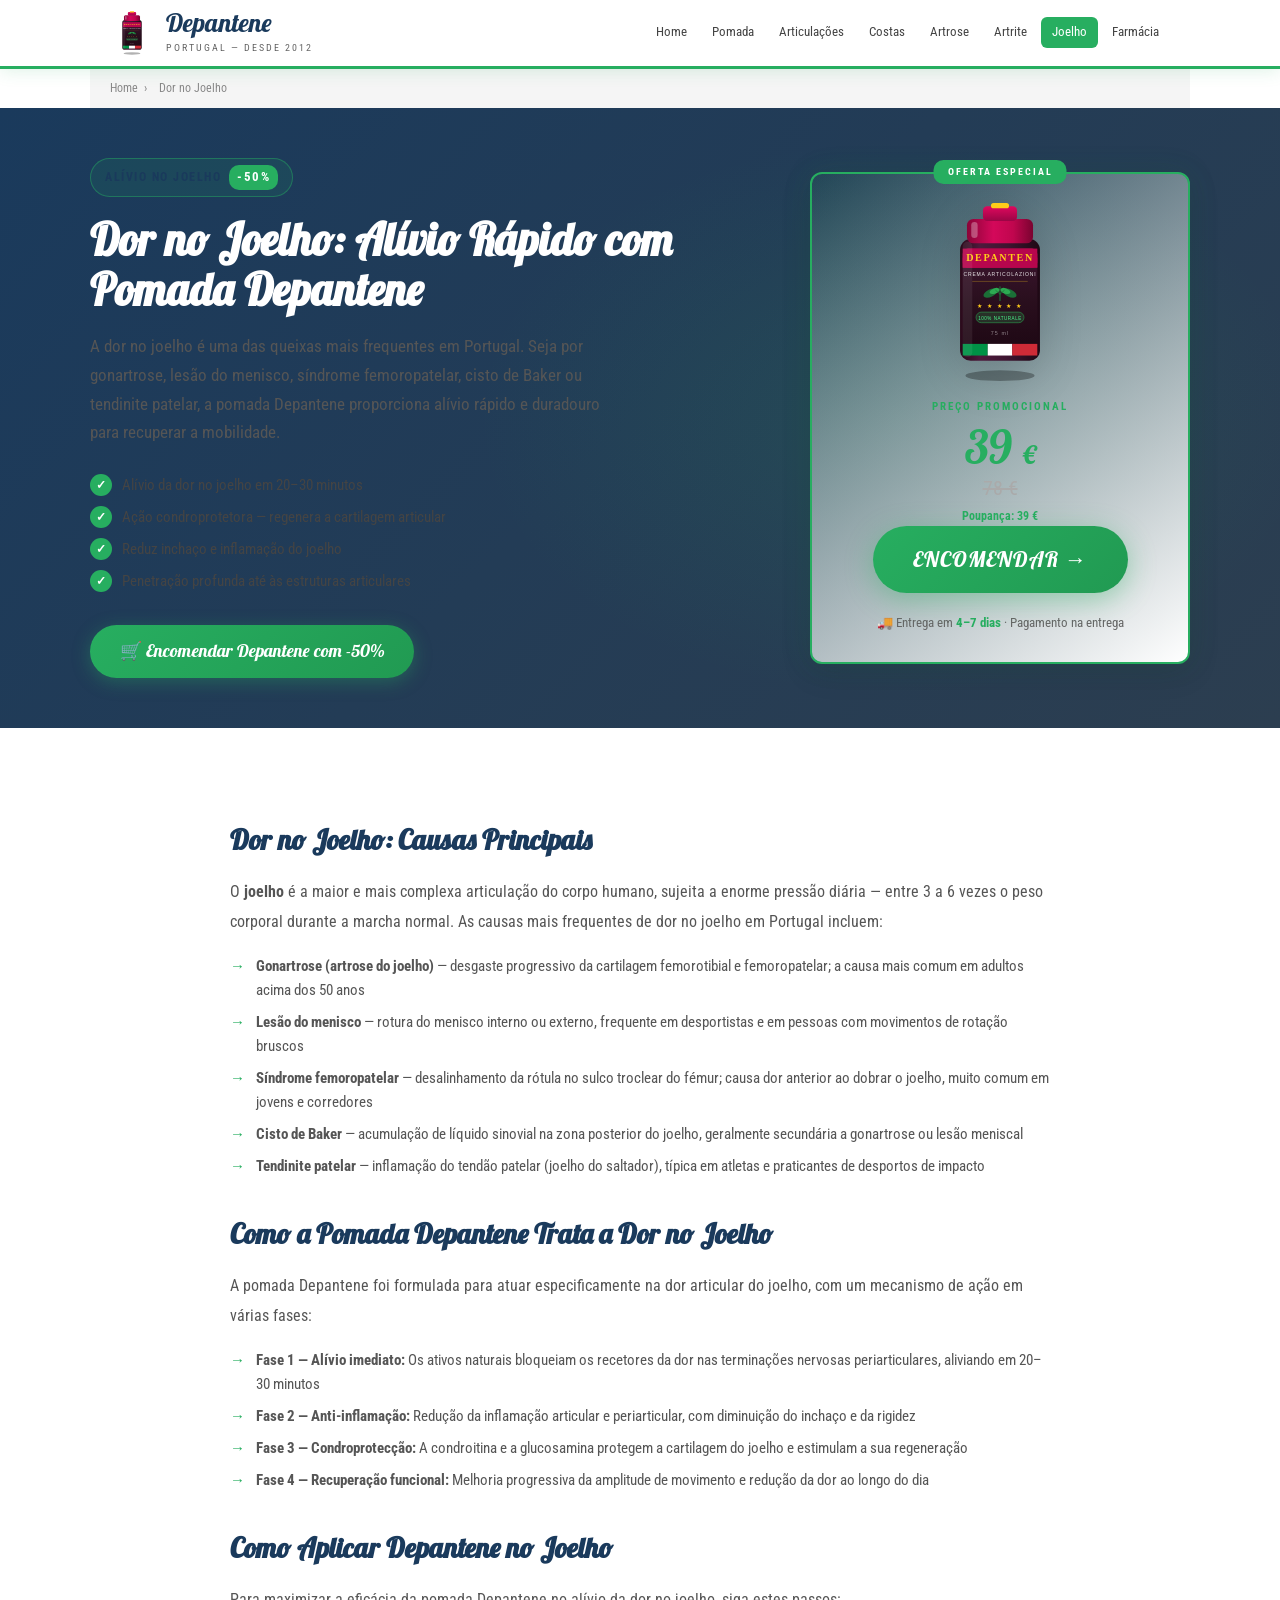
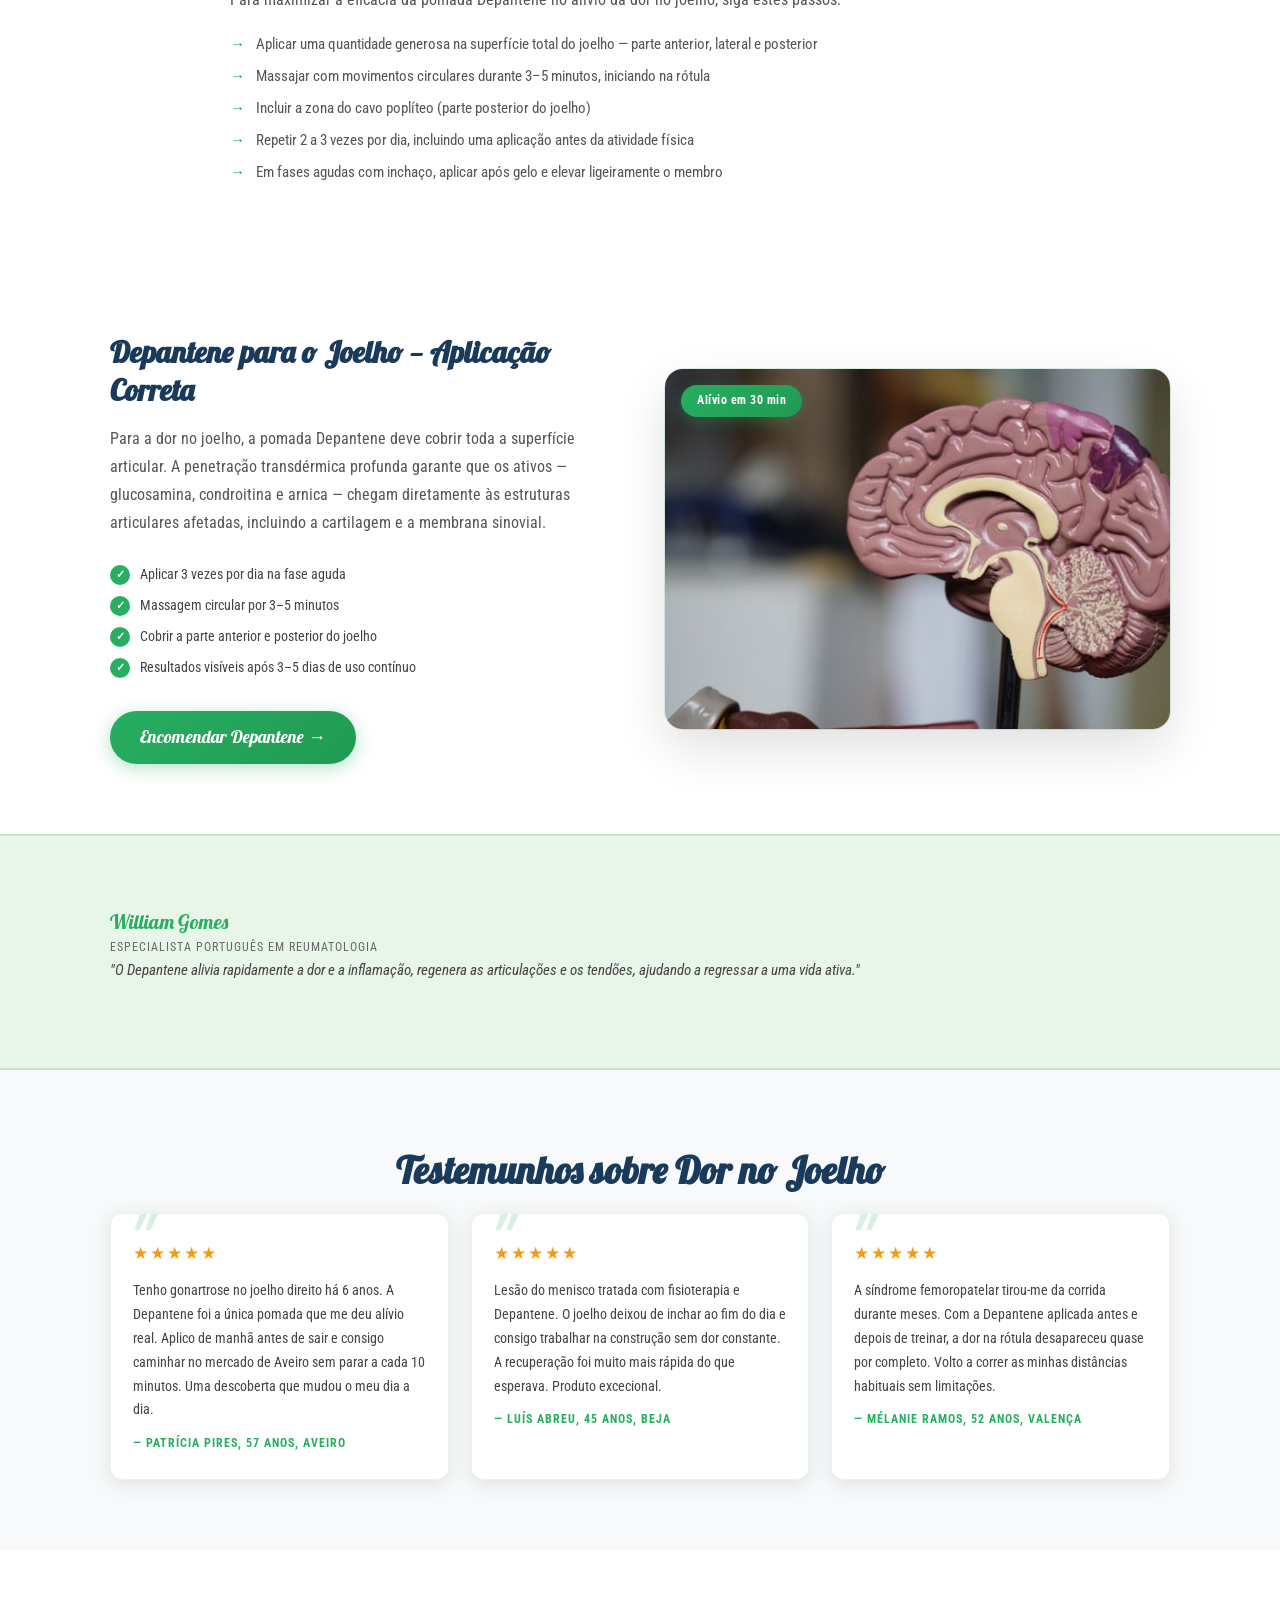
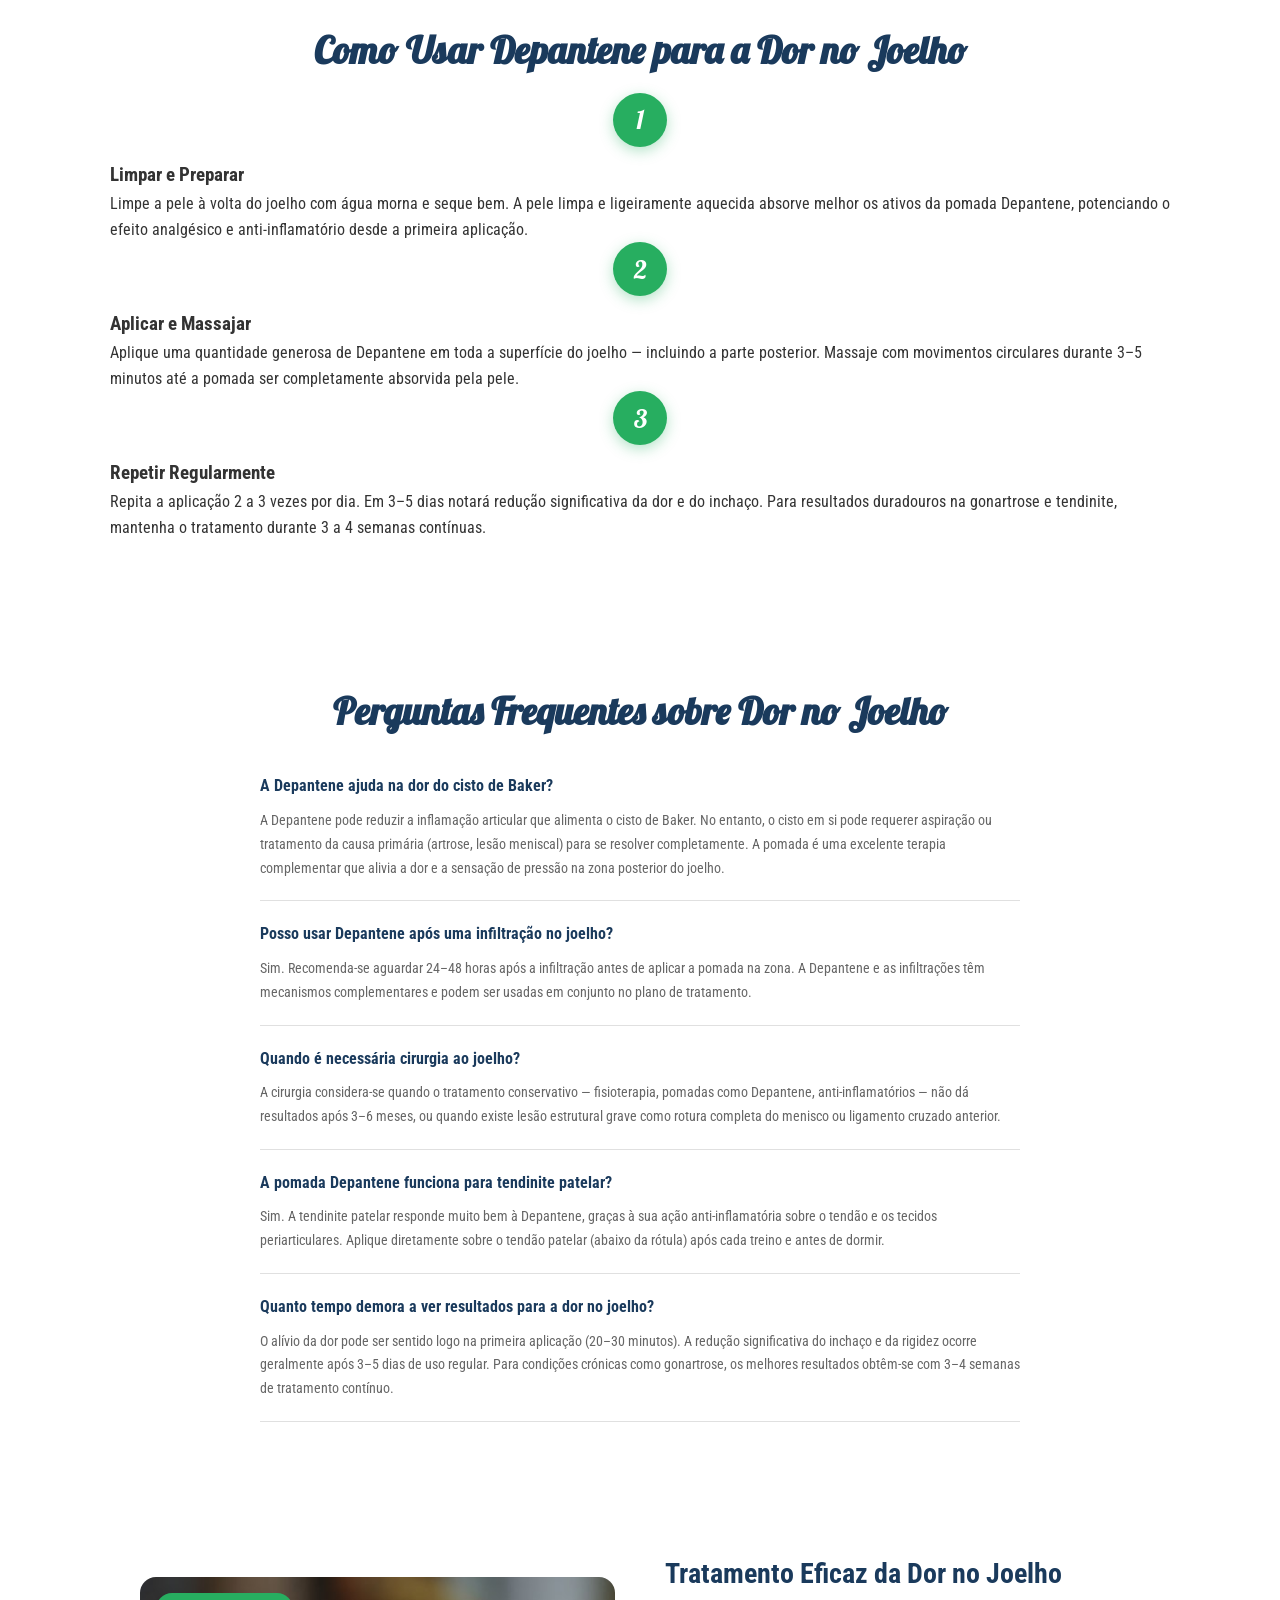
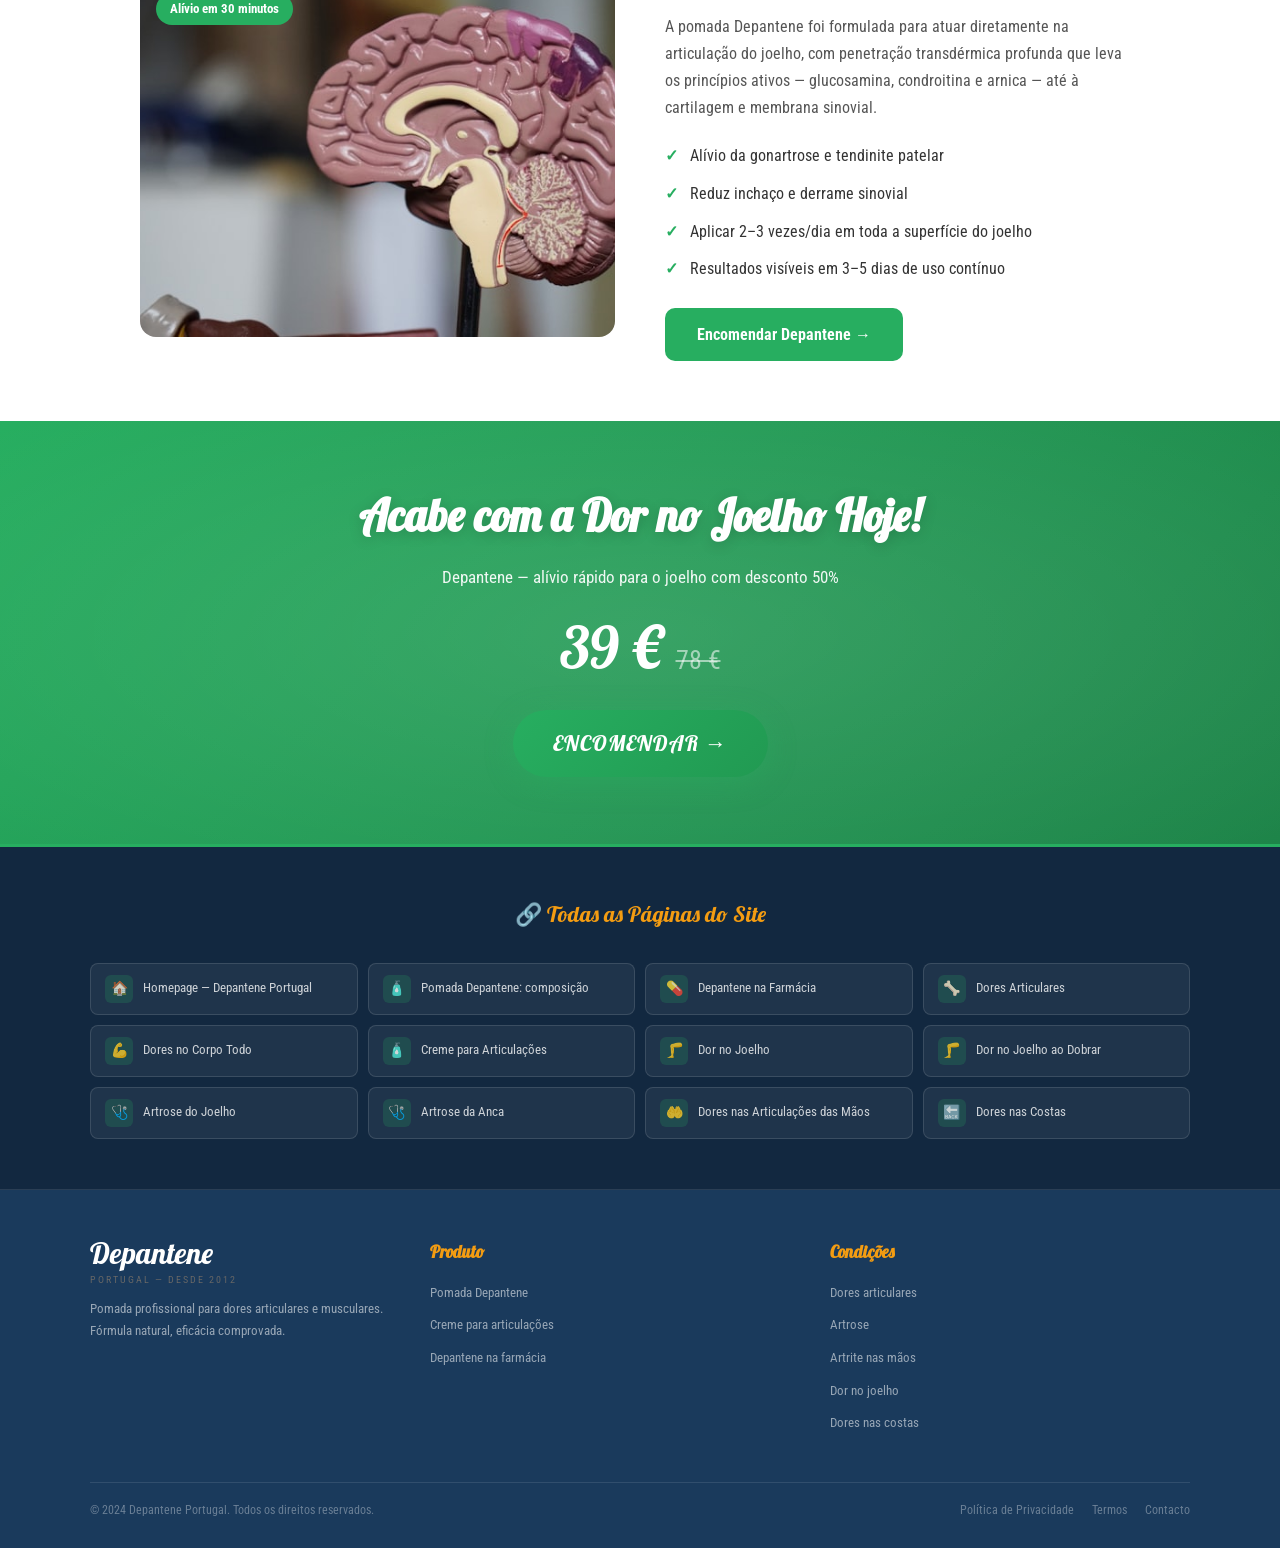
<file: dor-no-joelho.html>
<!DOCTYPE html>
<html lang="pt" dir="ltr">
<head>
  <meta charset="UTF-8"/>
  <meta name="viewport" content="width=device-width, initial-scale=1.0"/>
  <title>Dor no Joelho: Causas e Tratamento com Depantene | Portugal</title>
  <meta name="description" content="Dor no joelho? Descubra as causas — gonartrose, menisco, síndrome femoropatelar, cisto de Baker, tendinite patelar — e como a pomada Depantene alivia rapidamente em Portugal."/>
  <meta name="keywords" content="dor no joelho, gonartrose, menisco joelho, tendinite patelar, pomada joelho Portugal"/>
  <link rel="canonical" href="https://depantene.pt/dor-no-joelho.html"/>
  <link rel="stylesheet" href="style.css"/>
  <link rel="icon" href="product.svg" type="image/svg+xml"/>
</head>
<body>

<header class="site-header">
  <div class="header-inner">
    <a href="index.html" class="logo">
      <img src="product.svg" alt="Depantene" class="logo-img"/>
      <div><span class="logo-text">Depantene</span><div class="logo-sub">Portugal — desde 2012</div></div>
    </a>
    <button class="nav-toggle" onclick="this.nextElementSibling.classList.toggle('open')">☰</button>
    <nav class="site-nav">
      <a href="index.html">Home</a>
      <a href="pomada-depantene.html">Pomada</a>
      <a href="dor-nas-articulacoes.html">Articulações</a>
      <a href="dores-costas.html">Costas</a>
      <a href="artrose-joelho.html">Artrose</a>
      <a href="dores-articulacoes-maos.html">Artrite</a>
      <a href="dor-no-joelho.html" class="active">Joelho</a>
      <a href="depantene-farmacia.html">Farmácia</a>
    </nav>
  </div>
</header>

<div class="breadcrumbs container">
  <a href="index.html">Home</a><span>›</span><span>Dor no Joelho</span>
</div>

<section class="hero">
  <div class="hero-inner">
    <div class="hero-content">
      <div class="hero-badge"><span>Alívio no Joelho</span><span class="discount">-50%</span></div>
      <h1>Dor no Joelho: Alívio Rápido com Pomada Depantene</h1>
      <p class="hero-desc">A dor no joelho é uma das queixas mais frequentes em Portugal. Seja por gonartrose, lesão do menisco, síndrome femoropatelar, cisto de Baker ou tendinite patelar, a pomada Depantene proporciona alívio rápido e duradouro para recuperar a mobilidade.</p>
      <ul class="hero-benefits">
        <li>Alívio da dor no joelho em 20–30 minutos</li>
        <li>Ação condroprotetora — regenera a cartilagem articular</li>
        <li>Reduz inchaço e inflamação do joelho</li>
        <li>Penetração profunda até às estruturas articulares</li>
      </ul>
      <a href="https://order.depanten.it/" class="btn-buy-sm">🛒 Encomendar Depantene com -50%</a>
    </div>
    <div class="price-card">
      <div class="product-img-wrap"><img src="product.svg" alt="Depantene pomada dor no joelho"/></div>
      <div class="promo-label">PREÇO PROMOCIONAL</div>
      <div class="price-display">
        <div class="price-new">39 <span>€</span></div>
        <div class="price-old">78 €</div>
        <div class="price-saving">Poupança: 39 €</div>
      </div>
      <a href="https://order.depanten.it/" class="btn-buy">ENCOMENDAR →</a>
      <p class="delivery-note">🚚 Entrega em <strong>4–7 dias</strong> · Pagamento na entrega</p>
    </div>
  </div>
</section>

<section class="content-section">
  <div class="content-article">
    <h2>Dor no Joelho: Causas Principais</h2>
    <p>O <strong>joelho</strong> é a maior e mais complexa articulação do corpo humano, sujeita a enorme pressão diária — entre 3 a 6 vezes o peso corporal durante a marcha normal. As causas mais frequentes de dor no joelho em Portugal incluem:</p>
    <ul>
      <li><strong>Gonartrose (artrose do joelho)</strong> — desgaste progressivo da cartilagem femorotibial e femoropatelar; a causa mais comum em adultos acima dos 50 anos</li>
      <li><strong>Lesão do menisco</strong> — rotura do menisco interno ou externo, frequente em desportistas e em pessoas com movimentos de rotação bruscos</li>
      <li><strong>Síndrome femoropatelar</strong> — desalinhamento da rótula no sulco troclear do fémur; causa dor anterior ao dobrar o joelho, muito comum em jovens e corredores</li>
      <li><strong>Cisto de Baker</strong> — acumulação de líquido sinovial na zona posterior do joelho, geralmente secundária a gonartrose ou lesão meniscal</li>
      <li><strong>Tendinite patelar</strong> — inflamação do tendão patelar (joelho do saltador), típica em atletas e praticantes de desportos de impacto</li>
    </ul>

    <h2>Como a Pomada Depantene Trata a Dor no Joelho</h2>
    <p>A pomada Depantene foi formulada para atuar especificamente na dor articular do joelho, com um mecanismo de ação em várias fases:</p>
    <ul>
      <li><strong>Fase 1 — Alívio imediato:</strong> Os ativos naturais bloqueiam os recetores da dor nas terminações nervosas periarticulares, aliviando em 20–30 minutos</li>
      <li><strong>Fase 2 — Anti-inflamação:</strong> Redução da inflamação articular e periarticular, com diminuição do inchaço e da rigidez</li>
      <li><strong>Fase 3 — Condroprotecção:</strong> A condroitina e a glucosamina protegem a cartilagem do joelho e estimulam a sua regeneração</li>
      <li><strong>Fase 4 — Recuperação funcional:</strong> Melhoria progressiva da amplitude de movimento e redução da dor ao longo do dia</li>
    </ul>

    <h2>Como Aplicar Depantene no Joelho</h2>
    <p>Para maximizar a eficácia da pomada Depantene no alívio da dor no joelho, siga estes passos:</p>
    <ul>
      <li>Aplicar uma quantidade generosa na superfície total do joelho — parte anterior, lateral e posterior</li>
      <li>Massajar com movimentos circulares durante 3–5 minutos, iniciando na rótula</li>
      <li>Incluir a zona do cavo poplíteo (parte posterior do joelho)</li>
      <li>Repetir 2 a 3 vezes por dia, incluindo uma aplicação antes da atividade física</li>
      <li>Em fases agudas com inchaço, aplicar após gelo e elevar ligeiramente o membro</li>
    </ul>
  </div>
</section>

<section class="photo-content-section">
  <div class="container">
    <div class="photo-content-grid">
      <div class="photo-content-text">
        <h2>Depantene para o Joelho — Aplicação Correta</h2>
        <p>Para a dor no joelho, a pomada Depantene deve cobrir toda a superfície articular. A penetração transdérmica profunda garante que os ativos — glucosamina, condroitina e arnica — chegam diretamente às estruturas articulares afetadas, incluindo a cartilagem e a membrana sinovial.</p>
        <ul class="photo-check-list">
          <li>Aplicar 3 vezes por dia na fase aguda</li>
          <li>Massagem circular por 3–5 minutos</li>
          <li>Cobrir a parte anterior e posterior do joelho</li>
          <li>Resultados visíveis após 3–5 dias de uso contínuo</li>
        </ul>
        <a href="https://order.depanten.it/" class="btn-buy-sm">Encomendar Depantene →</a>
      </div>
      <div class="photo-content-img">
        <img src="photos/knee.jpg" alt="Dor no joelho tratamento com pomada Depantene"/>
        <div class="photo-content-badge">Alívio em 30 min</div>
      </div>
    </div>
  </div>
</section>

<section class="expert-section">
  <div class="container">
    <div class="expert-card">
      <div class="expert-info">
        <div class="expert-name">William Gomes</div>
        <div class="expert-title">Especialista Português em Reumatologia</div>
      </div>
      <blockquote class="expert-quote">
        "O Depantene alivia rapidamente a dor e a inflamação, regenera as articulações e os tendões, ajudando a regressar a uma vida ativa."
      </blockquote>
    </div>
  </div>
</section>

<section class="testimonials-section">
  <div class="container">
    <h2 class="section-title">Testemunhos sobre Dor no Joelho</h2>
    <div class="testimonials-grid">
      <div class="testimonial-card">
        <div class="stars">★★★★★</div>
        <p>Tenho gonartrose no joelho direito há 6 anos. A Depantene foi a única pomada que me deu alívio real. Aplico de manhã antes de sair e consigo caminhar no mercado de Aveiro sem parar a cada 10 minutos. Uma descoberta que mudou o meu dia a dia.</p>
        <div class="testimonial-author">— Patrícia Pires, 57 anos, Aveiro</div>
      </div>
      <div class="testimonial-card">
        <div class="stars">★★★★★</div>
        <p>Lesão do menisco tratada com fisioterapia e Depantene. O joelho deixou de inchar ao fim do dia e consigo trabalhar na construção sem dor constante. A recuperação foi muito mais rápida do que esperava. Produto excecional.</p>
        <div class="testimonial-author">— Luís Abreu, 45 anos, Beja</div>
      </div>
      <div class="testimonial-card">
        <div class="stars">★★★★★</div>
        <p>A síndrome femoropatelar tirou-me da corrida durante meses. Com a Depantene aplicada antes e depois de treinar, a dor na rótula desapareceu quase por completo. Volto a correr as minhas distâncias habituais sem limitações.</p>
        <div class="testimonial-author">— Mélanie Ramos, 52 anos, Valença</div>
      </div>
    </div>
  </div>
</section>

<section class="howto-section">
  <div class="container">
    <h2 class="section-title">Como Usar Depantene para a Dor no Joelho</h2>
    <div class="howto-steps">
      <div class="howto-step">
        <div class="step-number">1</div>
        <h3>Limpar e Preparar</h3>
        <p>Limpe a pele à volta do joelho com água morna e seque bem. A pele limpa e ligeiramente aquecida absorve melhor os ativos da pomada Depantene, potenciando o efeito analgésico e anti-inflamatório desde a primeira aplicação.</p>
      </div>
      <div class="howto-step">
        <div class="step-number">2</div>
        <h3>Aplicar e Massajar</h3>
        <p>Aplique uma quantidade generosa de Depantene em toda a superfície do joelho — incluindo a parte posterior. Massaje com movimentos circulares durante 3–5 minutos até a pomada ser completamente absorvida pela pele.</p>
      </div>
      <div class="howto-step">
        <div class="step-number">3</div>
        <h3>Repetir Regularmente</h3>
        <p>Repita a aplicação 2 a 3 vezes por dia. Em 3–5 dias notará redução significativa da dor e do inchaço. Para resultados duradouros na gonartrose e tendinite, mantenha o tratamento durante 3 a 4 semanas contínuas.</p>
      </div>
    </div>
  </div>
</section>

<section class="faq-section">
  <div class="container">
    <h2 class="section-title">Perguntas Frequentes sobre Dor no Joelho</h2>
    <div class="faq-list">
      <div class="faq-item">
        <h3>A Depantene ajuda na dor do cisto de Baker?</h3>
        <p>A Depantene pode reduzir a inflamação articular que alimenta o cisto de Baker. No entanto, o cisto em si pode requerer aspiração ou tratamento da causa primária (artrose, lesão meniscal) para se resolver completamente. A pomada é uma excelente terapia complementar que alivia a dor e a sensação de pressão na zona posterior do joelho.</p>
      </div>
      <div class="faq-item">
        <h3>Posso usar Depantene após uma infiltração no joelho?</h3>
        <p>Sim. Recomenda-se aguardar 24–48 horas após a infiltração antes de aplicar a pomada na zona. A Depantene e as infiltrações têm mecanismos complementares e podem ser usadas em conjunto no plano de tratamento.</p>
      </div>
      <div class="faq-item">
        <h3>Quando é necessária cirurgia ao joelho?</h3>
        <p>A cirurgia considera-se quando o tratamento conservativo — fisioterapia, pomadas como Depantene, anti-inflamatórios — não dá resultados após 3–6 meses, ou quando existe lesão estrutural grave como rotura completa do menisco ou ligamento cruzado anterior.</p>
      </div>
      <div class="faq-item">
        <h3>A pomada Depantene funciona para tendinite patelar?</h3>
        <p>Sim. A tendinite patelar responde muito bem à Depantene, graças à sua ação anti-inflamatória sobre o tendão e os tecidos periarticulares. Aplique diretamente sobre o tendão patelar (abaixo da rótula) após cada treino e antes de dormir.</p>
      </div>
      <div class="faq-item">
        <h3>Quanto tempo demora a ver resultados para a dor no joelho?</h3>
        <p>O alívio da dor pode ser sentido logo na primeira aplicação (20–30 minutos). A redução significativa do inchaço e da rigidez ocorre geralmente após 3–5 dias de uso regular. Para condições crónicas como gonartrose, os melhores resultados obtêm-se com 3–4 semanas de tratamento contínuo.</p>
      </div>
    </div>
  </div>
</section>

<!-- PHOTO SECTION: Knee Treatment -->
<section style="padding:60px 20px;background:#fff;">
  <div style="max-width:1000px;margin:0 auto;display:grid;grid-template-columns:1fr 1fr;gap:50px;align-items:center;">
    <div style="position:relative;border-radius:16px;overflow:hidden;">
      <img src="photos/knee.jpg" alt="Tratamento da dor no joelho com Depantene" style="width:100%;height:360px;object-fit:cover;display:block;"/>
      <div style="position:absolute;top:16px;left:16px;background:#27ae60;color:#fff;font-weight:bold;font-size:13px;padding:6px 14px;border-radius:20px;">Alívio em 30 minutos</div>
    </div>
    <div>
      <h2 style="font-size:28px;font-weight:bold;color:#1a3a5c;margin-bottom:16px;">Tratamento Eficaz da Dor no Joelho</h2>
      <p style="color:#555;line-height:1.7;margin-bottom:16px;">A pomada Depantene foi formulada para atuar diretamente na articulação do joelho, com penetração transdérmica profunda que leva os princípios ativos — glucosamina, condroitina e arnica — até à cartilagem e membrana sinovial.</p>
      <ul style="list-style:none;padding:0;margin:0 0 20px 0;">
        <li style="padding:6px 0;color:#333;"><span style="color:#27ae60;font-weight:bold;margin-right:8px;">✓</span> Alívio da gonartrose e tendinite patelar</li>
        <li style="padding:6px 0;color:#333;"><span style="color:#27ae60;font-weight:bold;margin-right:8px;">✓</span> Reduz inchaço e derrame sinovial</li>
        <li style="padding:6px 0;color:#333;"><span style="color:#27ae60;font-weight:bold;margin-right:8px;">✓</span> Aplicar 2–3 vezes/dia em toda a superfície do joelho</li>
        <li style="padding:6px 0;color:#333;"><span style="color:#27ae60;font-weight:bold;margin-right:8px;">✓</span> Resultados visíveis em 3–5 dias de uso contínuo</li>
      </ul>
      <a href="https://order.depanten.it/" style="display:inline-block;background:#27ae60;color:#fff;font-weight:bold;font-size:16px;padding:14px 32px;border-radius:10px;text-decoration:none;">Encomendar Depantene →</a>
    </div>
  </div>
</section>

<section class="cta-section">
  <h2>Acabe com a Dor no Joelho Hoje!</h2>
  <p class="subtitle">Depantene — alívio rápido para o joelho com desconto 50%</p>
  <div class="cta-price-row">
    <span class="cta-price-new">39 €</span>
    <span class="cta-price-old">78 €</span>
  </div>
  <a href="https://order.depanten.it/" class="btn-buy" style="max-width:400px;display:inline-block;">ENCOMENDAR →</a>
</section>

<footer class="site-footer">

  <div class="footer-pages">
    <div class="footer-pages-title">🔗 Todas as Páginas do Site</div>
    <div class="pages-nav-grid">
      <a href="index.html"><span class="pg-icon">🏠</span>Homepage — Depantene Portugal</a>
      <a href="pomada-depantene.html"><span class="pg-icon">🧴</span>Pomada Depantene: composição</a>
      <a href="depantene-farmacia.html"><span class="pg-icon">💊</span>Depantene na Farmácia</a>
      <a href="dor-nas-articulacoes.html"><span class="pg-icon">🦴</span>Dores Articulares</a>
      <a href="dores-no-corpo.html"><span class="pg-icon">💪</span>Dores no Corpo Todo</a>
      <a href="creme-articulacoes.html"><span class="pg-icon">🧴</span>Creme para Articulações</a>
      <a href="dor-no-joelho.html"><span class="pg-icon">🦵</span>Dor no Joelho</a>
      <a href="dor-joelho-dobrar.html"><span class="pg-icon">🦵</span>Dor no Joelho ao Dobrar</a>
      <a href="artrose-joelho.html"><span class="pg-icon">🩺</span>Artrose do Joelho</a>
      <a href="artrose-anca.html"><span class="pg-icon">🩺</span>Artrose da Anca</a>
      <a href="dores-articulacoes-maos.html"><span class="pg-icon">🤲</span>Dores nas Articulações das Mãos</a>
      <a href="dores-costas.html"><span class="pg-icon">🔙</span>Dores nas Costas</a>
    </div>
  </div>

  <div class="footer-main">
    <div class="footer-inner">
      <div class="footer-top">
        <div class="footer-brand">
          <span class="logo-text">Depantene</span>
          <div class="logo-sub">Portugal — desde 2012</div>
          <p>Pomada profissional para dores articulares e musculares. Fórmula natural, eficácia comprovada.</p>
        </div>
        <div class="footer-col">
          <h4>Produto</h4>
          <ul>
            <li><a href="pomada-depantene.html">Pomada Depantene</a></li>
            <li><a href="creme-articulacoes.html">Creme para articulações</a></li>
            <li><a href="depantene-farmacia.html">Depantene na farmácia</a></li>
          </ul>
        </div>
        <div class="footer-col">
          <h4>Condições</h4>
          <ul>
            <li><a href="dor-nas-articulacoes.html">Dores articulares</a></li>
            <li><a href="artrose-joelho.html">Artrose</a></li>
            <li><a href="dores-articulacoes-maos.html">Artrite nas mãos</a></li>
            <li><a href="dor-no-joelho.html">Dor no joelho</a></li>
            <li><a href="dores-costas.html">Dores nas costas</a></li>
          </ul>
        </div>
      </div>
      <div class="footer-bottom">
        <p>© 2024 Depantene Portugal. Todos os direitos reservados.</p>
        <div class="footer-links">
          <a href="privacidade.html">Política de Privacidade</a>
          <a href="termos.html">Termos</a>
          <a href="contacto.html">Contacto</a>
        </div>
      </div>
    </div>
  </div>

</footer>

</body>
</html>
</file>
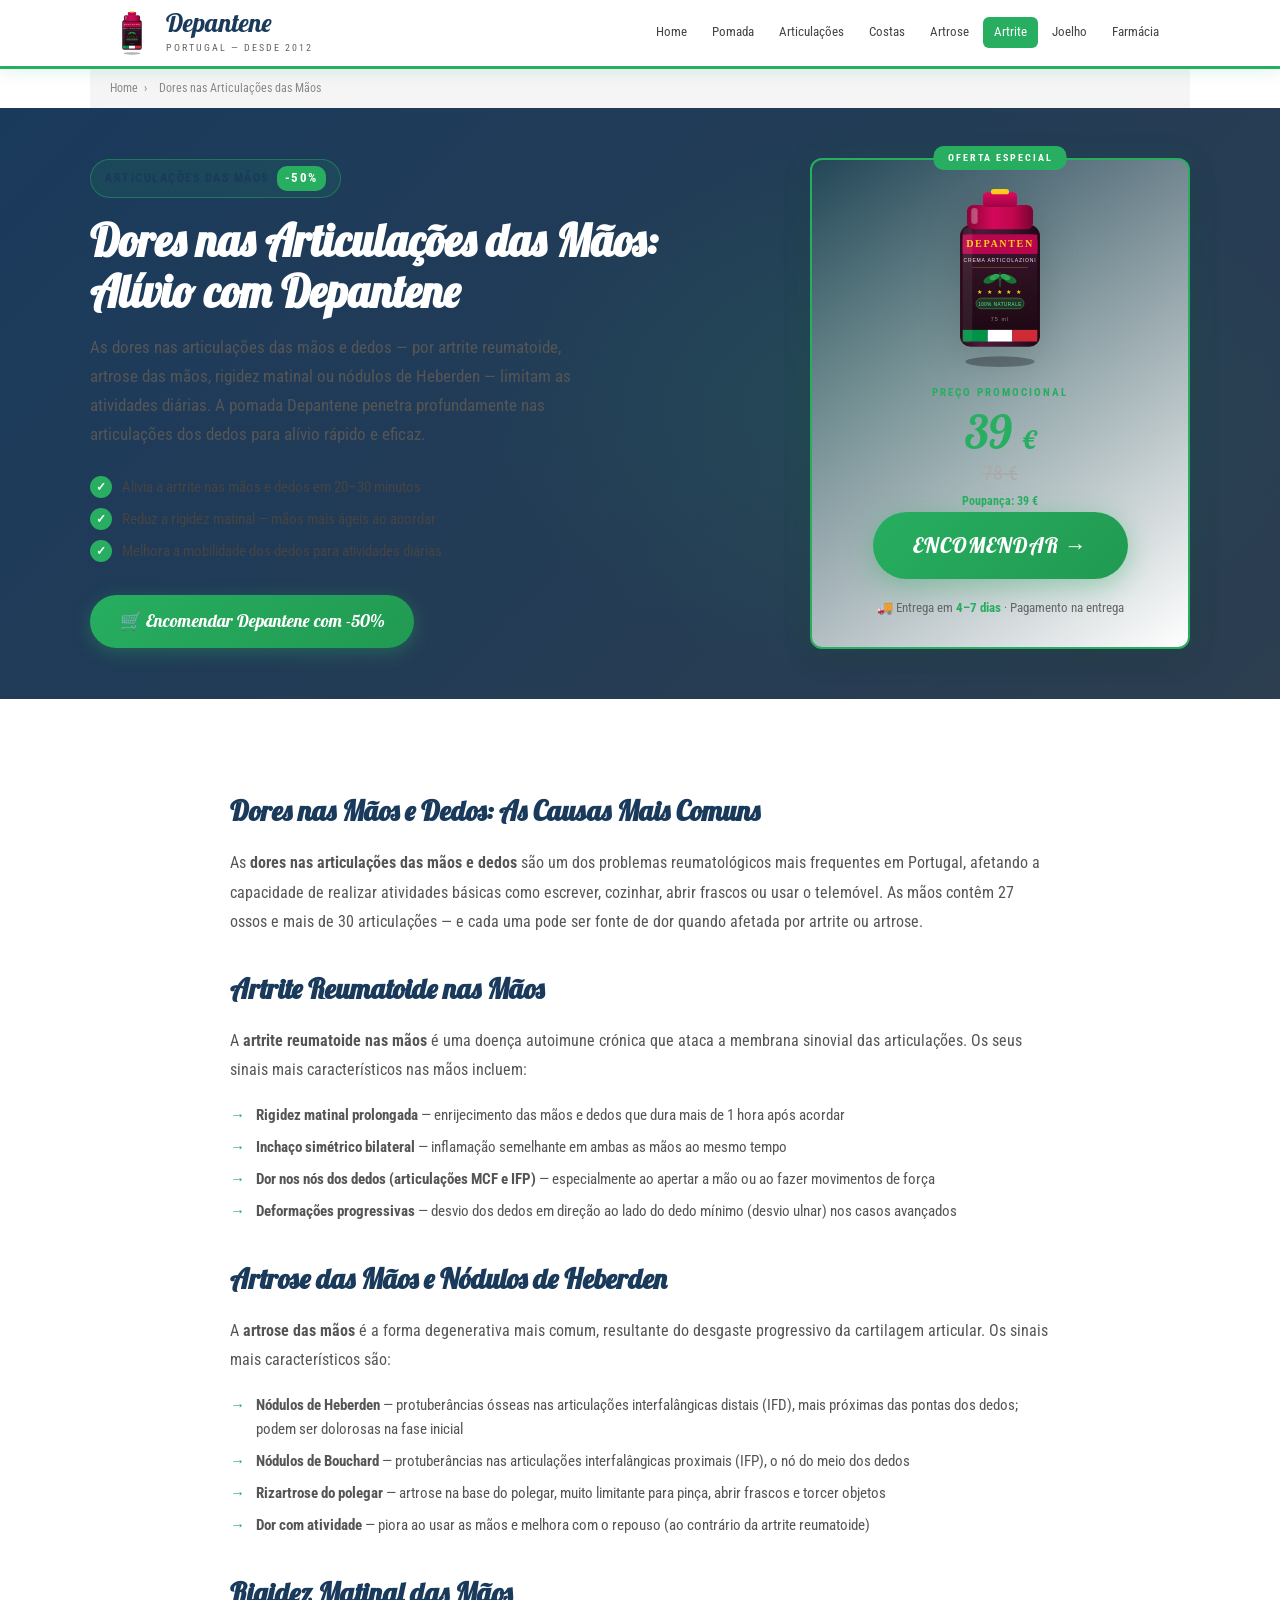
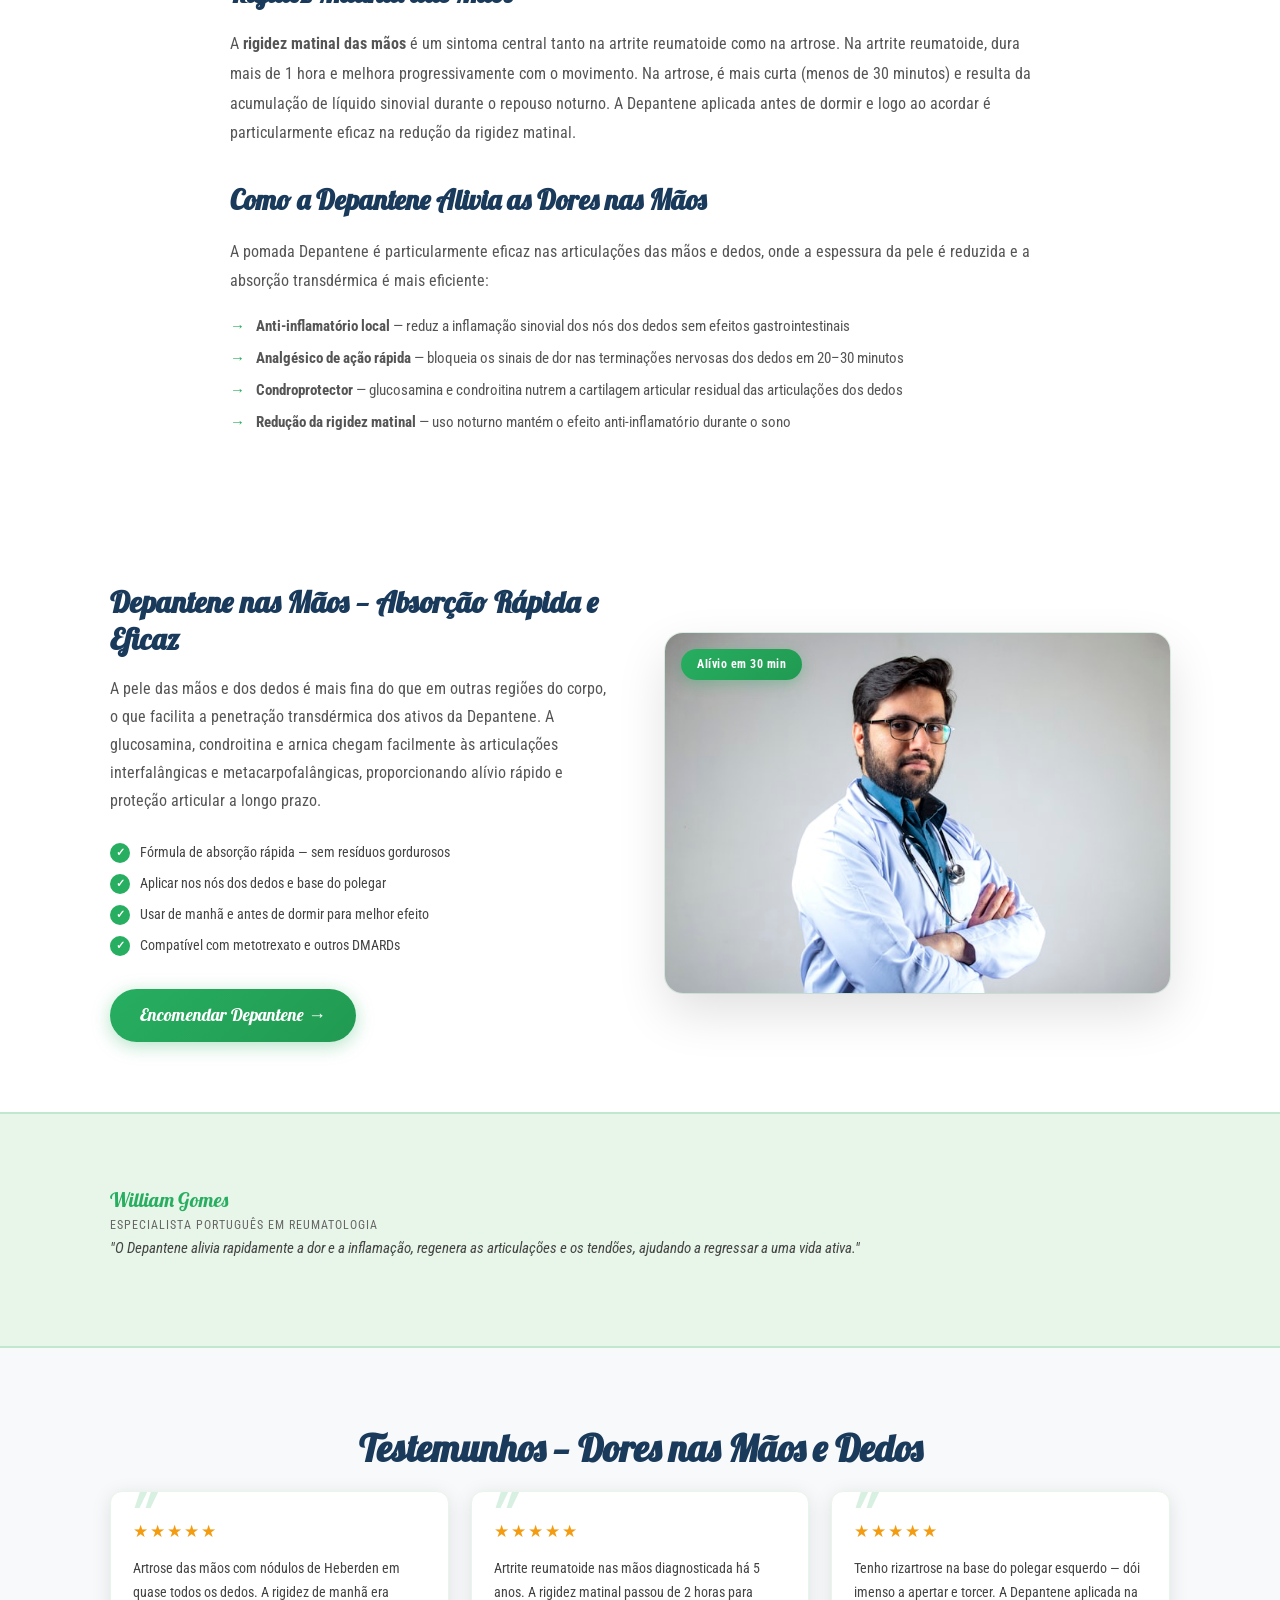
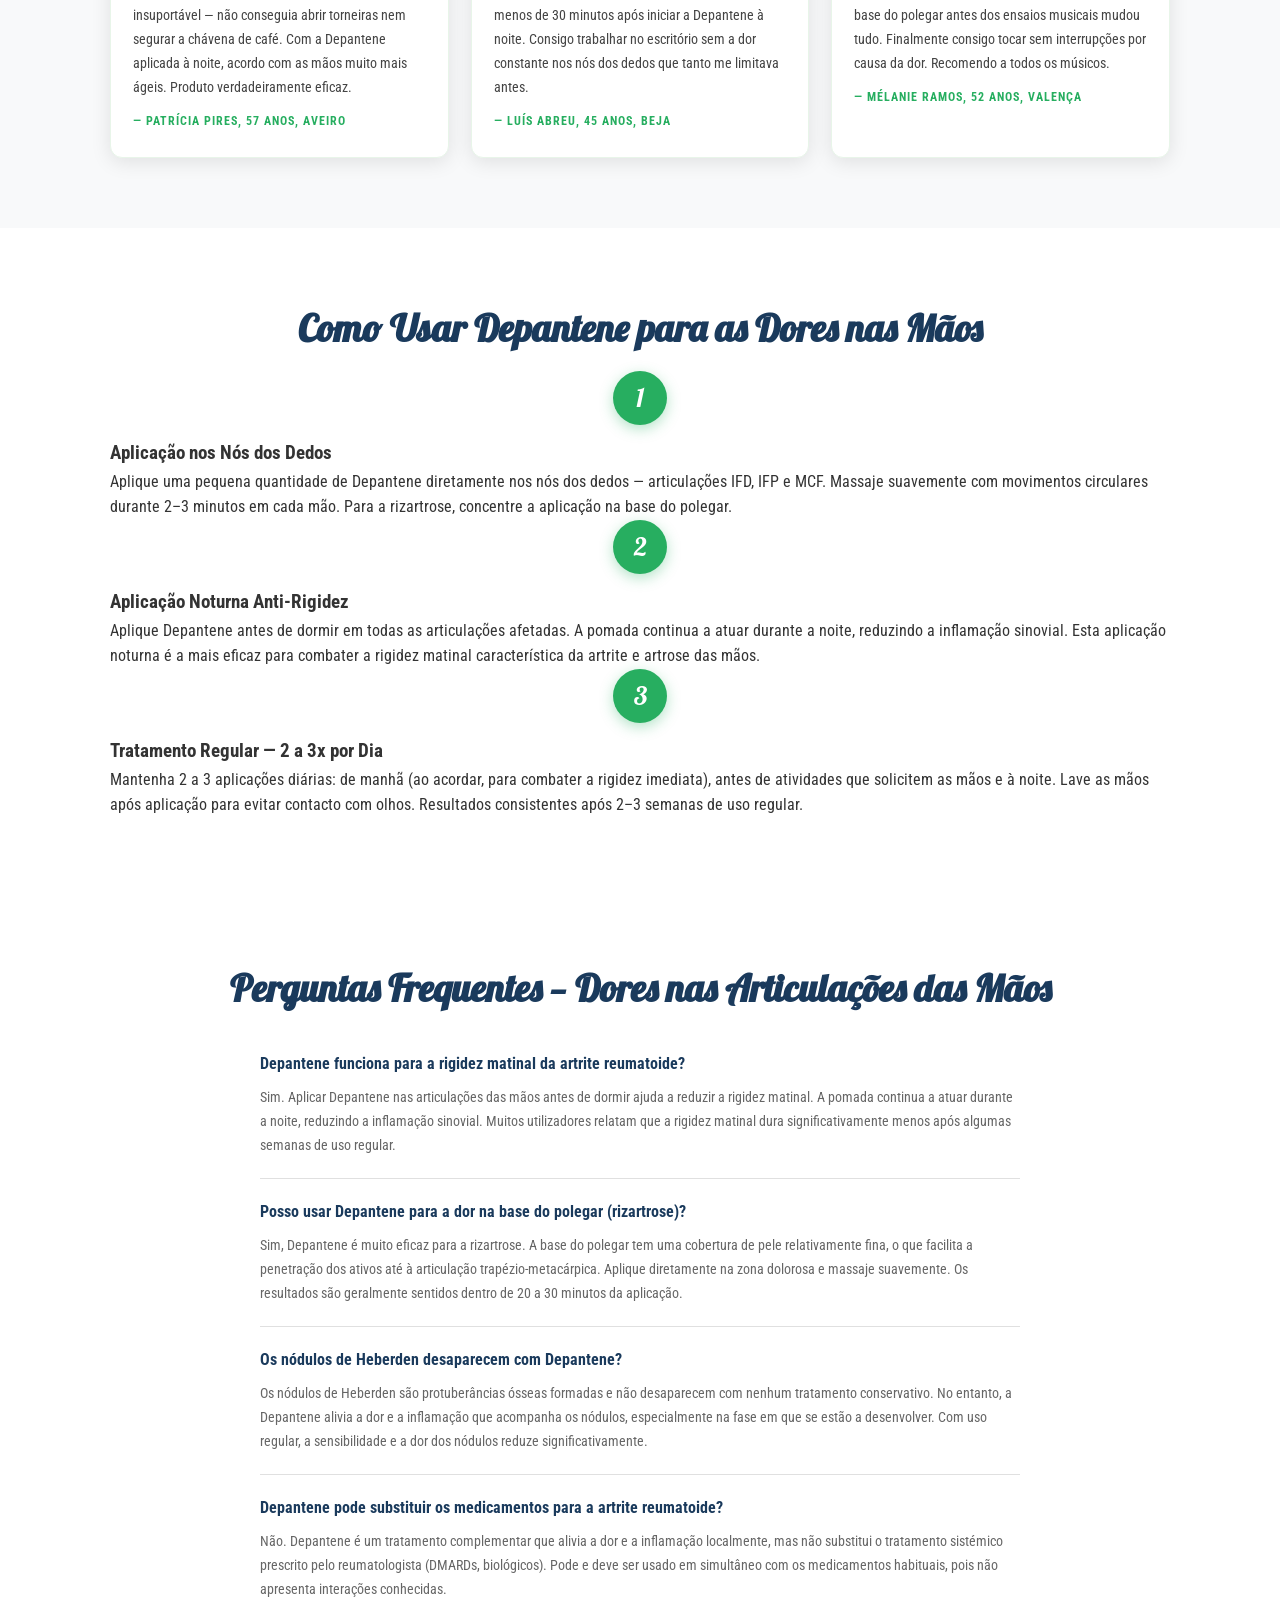
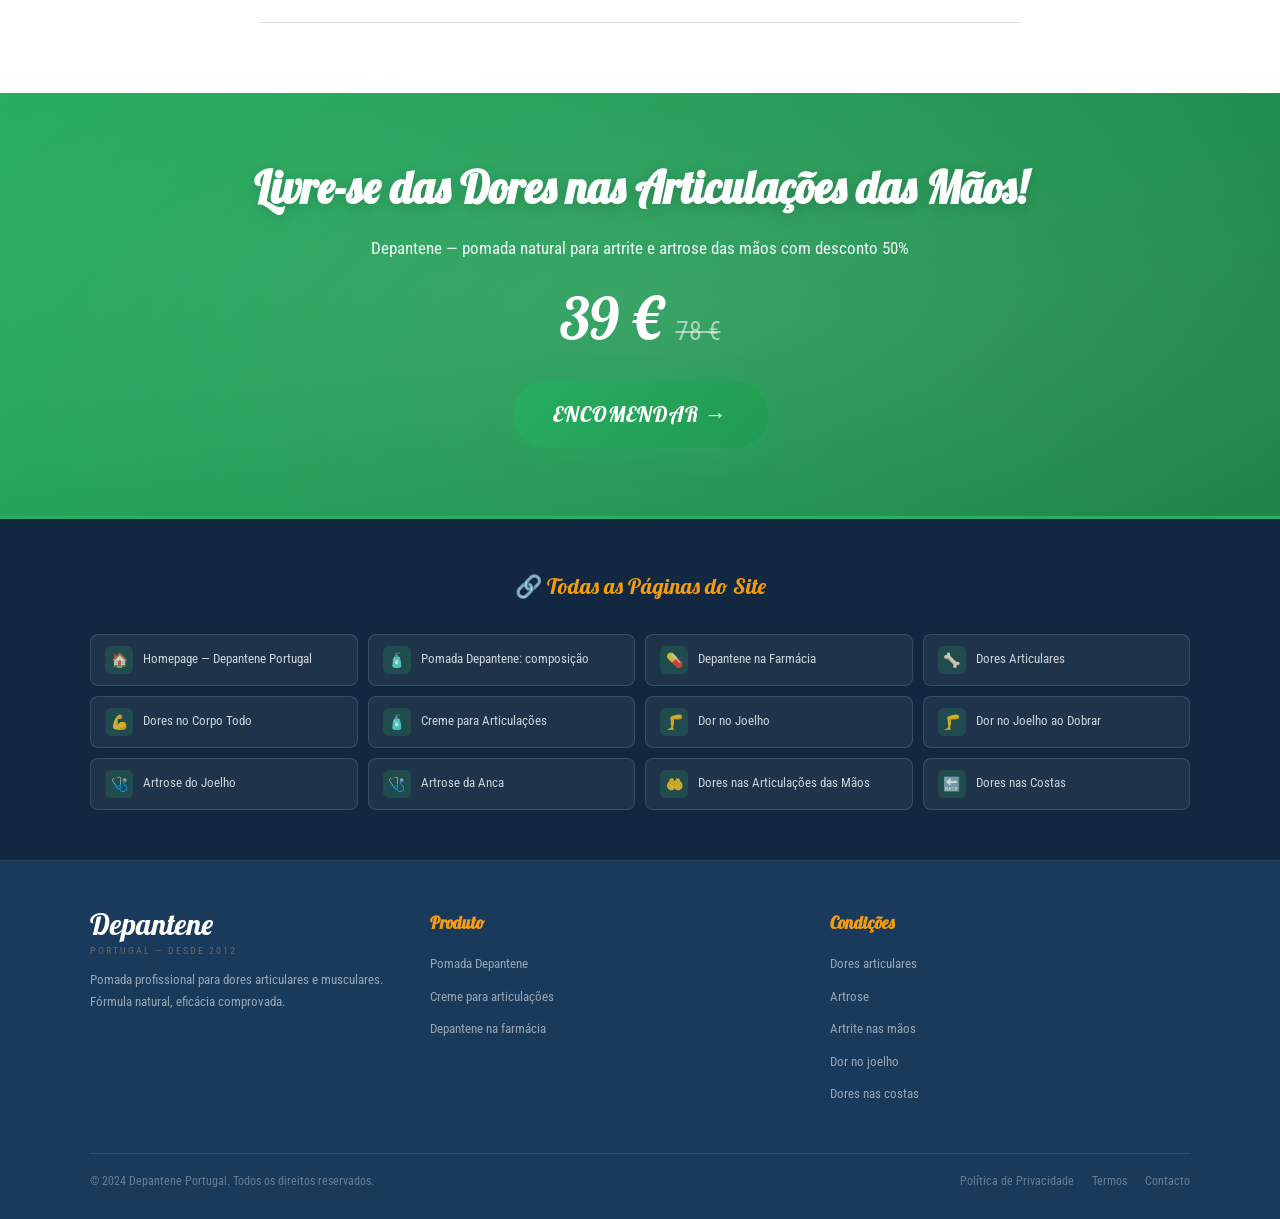
<file: dores-articulacoes-maos.html>
<!DOCTYPE html>
<html lang="pt" dir="ltr">
<head>
  <meta charset="UTF-8"/>
  <meta name="viewport" content="width=device-width, initial-scale=1.0"/>
  <title>Dores nas Articulações das Mãos e Dedos | Depantene Portugal</title>
  <meta name="description" content="Dores nas articulações das mãos e dedos? Descubra as causas — artrite reumatoide, artrose das mãos, rigidez matinal, nódulos de Heberden — e como a pomada Depantene alivia."/>
  <meta name="keywords" content="dores nas articulações das mãos e dedos, artrite mãos, artrose mãos, nodulos heberden, rigidez matinal maos Portugal"/>
  <link rel="canonical" href="https://depantene.pt/dores-articulacoes-maos.html"/>
  <link rel="stylesheet" href="style.css"/>
  <link rel="icon" href="product.svg" type="image/svg+xml"/>
</head>
<body>

<header class="site-header">
  <div class="header-inner">
    <a href="index.html" class="logo">
      <img src="product.svg" alt="Depantene" class="logo-img"/>
      <div><span class="logo-text">Depantene</span><div class="logo-sub">Portugal — desde 2012</div></div>
    </a>
    <button class="nav-toggle" onclick="this.nextElementSibling.classList.toggle('open')">☰</button>
    <nav class="site-nav">
      <a href="index.html">Home</a>
      <a href="pomada-depantene.html">Pomada</a>
      <a href="dor-nas-articulacoes.html">Articulações</a>
      <a href="dores-costas.html">Costas</a>
      <a href="artrose-joelho.html">Artrose</a>
      <a href="dores-articulacoes-maos.html" class="active">Artrite</a>
      <a href="dor-no-joelho.html">Joelho</a>
      <a href="depantene-farmacia.html">Farmácia</a>
    </nav>
  </div>
</header>

<div class="breadcrumbs container">
  <a href="index.html">Home</a><span>›</span><span>Dores nas Articulações das Mãos</span>
</div>

<section class="hero">
  <div class="hero-inner">
    <div class="hero-content">
      <div class="hero-badge"><span>Articulações das Mãos</span><span class="discount">-50%</span></div>
      <h1>Dores nas Articulações das Mãos: Alívio com Depantene</h1>
      <p class="hero-desc">As dores nas articulações das mãos e dedos — por artrite reumatoide, artrose das mãos, rigidez matinal ou nódulos de Heberden — limitam as atividades diárias. A pomada Depantene penetra profundamente nas articulações dos dedos para alívio rápido e eficaz.</p>
      <ul class="hero-benefits">
        <li>Alivia a artrite nas mãos e dedos em 20–30 minutos</li>
        <li>Reduz a rigidez matinal — mãos mais ágeis ao acordar</li>
        <li>Melhora a mobilidade dos dedos para atividades diárias</li>
      </ul>
      <a href="https://order.depanten.it/" class="btn-buy-sm">🛒 Encomendar Depantene com -50%</a>
    </div>
    <div class="price-card">
      <div class="product-img-wrap"><img src="product.svg" alt="Depantene pomada artrite mãos"/></div>
      <div class="promo-label">PREÇO PROMOCIONAL</div>
      <div class="price-display">
        <div class="price-new">39 <span>€</span></div>
        <div class="price-old">78 €</div>
        <div class="price-saving">Poupança: 39 €</div>
      </div>
      <a href="https://order.depanten.it/" class="btn-buy">ENCOMENDAR →</a>
      <p class="delivery-note">🚚 Entrega em <strong>4–7 dias</strong> · Pagamento na entrega</p>
    </div>
  </div>
</section>

<section class="content-section">
  <div class="content-article">
    <h2>Dores nas Mãos e Dedos: As Causas Mais Comuns</h2>
    <p>As <strong>dores nas articulações das mãos e dedos</strong> são um dos problemas reumatológicos mais frequentes em Portugal, afetando a capacidade de realizar atividades básicas como escrever, cozinhar, abrir frascos ou usar o telemóvel. As mãos contêm 27 ossos e mais de 30 articulações — e cada uma pode ser fonte de dor quando afetada por artrite ou artrose.</p>

    <h2>Artrite Reumatoide nas Mãos</h2>
    <p>A <strong>artrite reumatoide nas mãos</strong> é uma doença autoimune crónica que ataca a membrana sinovial das articulações. Os seus sinais mais característicos nas mãos incluem:</p>
    <ul>
      <li><strong>Rigidez matinal prolongada</strong> — enrijecimento das mãos e dedos que dura mais de 1 hora após acordar</li>
      <li><strong>Inchaço simétrico bilateral</strong> — inflamação semelhante em ambas as mãos ao mesmo tempo</li>
      <li><strong>Dor nos nós dos dedos (articulações MCF e IFP)</strong> — especialmente ao apertar a mão ou ao fazer movimentos de força</li>
      <li><strong>Deformações progressivas</strong> — desvio dos dedos em direção ao lado do dedo mínimo (desvio ulnar) nos casos avançados</li>
    </ul>

    <h2>Artrose das Mãos e Nódulos de Heberden</h2>
    <p>A <strong>artrose das mãos</strong> é a forma degenerativa mais comum, resultante do desgaste progressivo da cartilagem articular. Os sinais mais característicos são:</p>
    <ul>
      <li><strong>Nódulos de Heberden</strong> — protuberâncias ósseas nas articulações interfalângicas distais (IFD), mais próximas das pontas dos dedos; podem ser dolorosas na fase inicial</li>
      <li><strong>Nódulos de Bouchard</strong> — protuberâncias nas articulações interfalângicas proximais (IFP), o nó do meio dos dedos</li>
      <li><strong>Rizartrose do polegar</strong> — artrose na base do polegar, muito limitante para pinça, abrir frascos e torcer objetos</li>
      <li><strong>Dor com atividade</strong> — piora ao usar as mãos e melhora com o repouso (ao contrário da artrite reumatoide)</li>
    </ul>

    <h2>Rigidez Matinal das Mãos</h2>
    <p>A <strong>rigidez matinal das mãos</strong> é um sintoma central tanto na artrite reumatoide como na artrose. Na artrite reumatoide, dura mais de 1 hora e melhora progressivamente com o movimento. Na artrose, é mais curta (menos de 30 minutos) e resulta da acumulação de líquido sinovial durante o repouso noturno. A Depantene aplicada antes de dormir e logo ao acordar é particularmente eficaz na redução da rigidez matinal.</p>

    <h2>Como a Depantene Alivia as Dores nas Mãos</h2>
    <p>A pomada Depantene é particularmente eficaz nas articulações das mãos e dedos, onde a espessura da pele é reduzida e a absorção transdérmica é mais eficiente:</p>
    <ul>
      <li><strong>Anti-inflamatório local</strong> — reduz a inflamação sinovial dos nós dos dedos sem efeitos gastrointestinais</li>
      <li><strong>Analgésico de ação rápida</strong> — bloqueia os sinais de dor nas terminações nervosas dos dedos em 20–30 minutos</li>
      <li><strong>Condroprotector</strong> — glucosamina e condroitina nutrem a cartilagem articular residual das articulações dos dedos</li>
      <li><strong>Redução da rigidez matinal</strong> — uso noturno mantém o efeito anti-inflamatório durante o sono</li>
    </ul>
  </div>
</section>

<section class="photo-content-section">
  <div class="container">
    <div class="photo-content-grid">
      <div class="photo-content-text">
        <h2>Depantene nas Mãos — Absorção Rápida e Eficaz</h2>
        <p>A pele das mãos e dos dedos é mais fina do que em outras regiões do corpo, o que facilita a penetração transdérmica dos ativos da Depantene. A glucosamina, condroitina e arnica chegam facilmente às articulações interfalângicas e metacarpofalângicas, proporcionando alívio rápido e proteção articular a longo prazo.</p>
        <ul class="photo-check-list">
          <li>Fórmula de absorção rápida — sem resíduos gordurosos</li>
          <li>Aplicar nos nós dos dedos e base do polegar</li>
          <li>Usar de manhã e antes de dormir para melhor efeito</li>
          <li>Compatível com metotrexato e outros DMARDs</li>
        </ul>
        <a href="https://order.depanten.it/" class="btn-buy-sm">Encomendar Depantene →</a>
      </div>
      <div class="photo-content-img">
        <img src="photos/hands.jpg" alt="Dores nas articulações das mãos tratamento Depantene"/>
        <div class="photo-content-badge">Alívio em 30 min</div>
      </div>
    </div>
  </div>
</section>

<section class="expert-section">
  <div class="container">
    <div class="expert-card">
      <div class="expert-info">
        <div class="expert-name">William Gomes</div>
        <div class="expert-title">Especialista Português em Reumatologia</div>
      </div>
      <blockquote class="expert-quote">
        "O Depantene alivia rapidamente a dor e a inflamação, regenera as articulações e os tendões, ajudando a regressar a uma vida ativa."
      </blockquote>
    </div>
  </div>
</section>

<section class="testimonials-section">
  <div class="container">
    <h2 class="section-title">Testemunhos — Dores nas Mãos e Dedos</h2>
    <div class="testimonials-grid">
      <div class="testimonial-card">
        <div class="stars">★★★★★</div>
        <p>Artrose das mãos com nódulos de Heberden em quase todos os dedos. A rigidez de manhã era insuportável — não conseguia abrir torneiras nem segurar a chávena de café. Com a Depantene aplicada à noite, acordo com as mãos muito mais ágeis. Produto verdadeiramente eficaz.</p>
        <div class="testimonial-author">— Patrícia Pires, 57 anos, Aveiro</div>
      </div>
      <div class="testimonial-card">
        <div class="stars">★★★★★</div>
        <p>Artrite reumatoide nas mãos diagnosticada há 5 anos. A rigidez matinal passou de 2 horas para menos de 30 minutos após iniciar a Depantene à noite. Consigo trabalhar no escritório sem a dor constante nos nós dos dedos que tanto me limitava antes.</p>
        <div class="testimonial-author">— Luís Abreu, 45 anos, Beja</div>
      </div>
      <div class="testimonial-card">
        <div class="stars">★★★★★</div>
        <p>Tenho rizartrose na base do polegar esquerdo — dói imenso a apertar e torcer. A Depantene aplicada na base do polegar antes dos ensaios musicais mudou tudo. Finalmente consigo tocar sem interrupções por causa da dor. Recomendo a todos os músicos.</p>
        <div class="testimonial-author">— Mélanie Ramos, 52 anos, Valença</div>
      </div>
    </div>
  </div>
</section>

<section class="howto-section">
  <div class="container">
    <h2 class="section-title">Como Usar Depantene para as Dores nas Mãos</h2>
    <div class="howto-steps">
      <div class="howto-step">
        <div class="step-number">1</div>
        <h3>Aplicação nos Nós dos Dedos</h3>
        <p>Aplique uma pequena quantidade de Depantene diretamente nos nós dos dedos — articulações IFD, IFP e MCF. Massaje suavemente com movimentos circulares durante 2–3 minutos em cada mão. Para a rizartrose, concentre a aplicação na base do polegar.</p>
      </div>
      <div class="howto-step">
        <div class="step-number">2</div>
        <h3>Aplicação Noturna Anti-Rigidez</h3>
        <p>Aplique Depantene antes de dormir em todas as articulações afetadas. A pomada continua a atuar durante a noite, reduzindo a inflamação sinovial. Esta aplicação noturna é a mais eficaz para combater a rigidez matinal característica da artrite e artrose das mãos.</p>
      </div>
      <div class="howto-step">
        <div class="step-number">3</div>
        <h3>Tratamento Regular — 2 a 3x por Dia</h3>
        <p>Mantenha 2 a 3 aplicações diárias: de manhã (ao acordar, para combater a rigidez imediata), antes de atividades que solicitem as mãos e à noite. Lave as mãos após aplicação para evitar contacto com olhos. Resultados consistentes após 2–3 semanas de uso regular.</p>
      </div>
    </div>
  </div>
</section>

<section class="faq-section">
  <div class="container">
    <h2 class="section-title">Perguntas Frequentes — Dores nas Articulações das Mãos</h2>
    <div class="faq-list">
      <div class="faq-item">
        <h3>Depantene funciona para a rigidez matinal da artrite reumatoide?</h3>
        <p>Sim. Aplicar Depantene nas articulações das mãos antes de dormir ajuda a reduzir a rigidez matinal. A pomada continua a atuar durante a noite, reduzindo a inflamação sinovial. Muitos utilizadores relatam que a rigidez matinal dura significativamente menos após algumas semanas de uso regular.</p>
      </div>
      <div class="faq-item">
        <h3>Posso usar Depantene para a dor na base do polegar (rizartrose)?</h3>
        <p>Sim, Depantene é muito eficaz para a rizartrose. A base do polegar tem uma cobertura de pele relativamente fina, o que facilita a penetração dos ativos até à articulação trapézio-metacárpica. Aplique diretamente na zona dolorosa e massaje suavemente. Os resultados são geralmente sentidos dentro de 20 a 30 minutos da aplicação.</p>
      </div>
      <div class="faq-item">
        <h3>Os nódulos de Heberden desaparecem com Depantene?</h3>
        <p>Os nódulos de Heberden são protuberâncias ósseas formadas e não desaparecem com nenhum tratamento conservativo. No entanto, a Depantene alivia a dor e a inflamação que acompanha os nódulos, especialmente na fase em que se estão a desenvolver. Com uso regular, a sensibilidade e a dor dos nódulos reduze significativamente.</p>
      </div>
      <div class="faq-item">
        <h3>Depantene pode substituir os medicamentos para a artrite reumatoide?</h3>
        <p>Não. Depantene é um tratamento complementar que alivia a dor e a inflamação localmente, mas não substitui o tratamento sistémico prescrito pelo reumatologista (DMARDs, biológicos). Pode e deve ser usado em simultâneo com os medicamentos habituais, pois não apresenta interações conhecidas.</p>
      </div>
    </div>
  </div>
</section>

<section class="cta-section">
  <h2>Livre-se das Dores nas Articulações das Mãos!</h2>
  <p class="subtitle">Depantene — pomada natural para artrite e artrose das mãos com desconto 50%</p>
  <div class="cta-price-row">
    <span class="cta-price-new">39 €</span>
    <span class="cta-price-old">78 €</span>
  </div>
  <a href="https://order.depanten.it/" class="btn-buy" style="max-width:400px;display:inline-block;">ENCOMENDAR →</a>
</section>

<footer class="site-footer">

  <div class="footer-pages">
    <div class="footer-pages-title">🔗 Todas as Páginas do Site</div>
    <div class="pages-nav-grid">
      <a href="index.html"><span class="pg-icon">🏠</span>Homepage — Depantene Portugal</a>
      <a href="pomada-depantene.html"><span class="pg-icon">🧴</span>Pomada Depantene: composição</a>
      <a href="depantene-farmacia.html"><span class="pg-icon">💊</span>Depantene na Farmácia</a>
      <a href="dor-nas-articulacoes.html"><span class="pg-icon">🦴</span>Dores Articulares</a>
      <a href="dores-no-corpo.html"><span class="pg-icon">💪</span>Dores no Corpo Todo</a>
      <a href="creme-articulacoes.html"><span class="pg-icon">🧴</span>Creme para Articulações</a>
      <a href="dor-no-joelho.html"><span class="pg-icon">🦵</span>Dor no Joelho</a>
      <a href="dor-joelho-dobrar.html"><span class="pg-icon">🦵</span>Dor no Joelho ao Dobrar</a>
      <a href="artrose-joelho.html"><span class="pg-icon">🩺</span>Artrose do Joelho</a>
      <a href="artrose-anca.html"><span class="pg-icon">🩺</span>Artrose da Anca</a>
      <a href="dores-articulacoes-maos.html"><span class="pg-icon">🤲</span>Dores nas Articulações das Mãos</a>
      <a href="dores-costas.html"><span class="pg-icon">🔙</span>Dores nas Costas</a>
    </div>
  </div>

  <div class="footer-main">
    <div class="footer-inner">
      <div class="footer-top">
        <div class="footer-brand">
          <span class="logo-text">Depantene</span>
          <div class="logo-sub">Portugal — desde 2012</div>
          <p>Pomada profissional para dores articulares e musculares. Fórmula natural, eficácia comprovada.</p>
        </div>
        <div class="footer-col">
          <h4>Produto</h4>
          <ul>
            <li><a href="pomada-depantene.html">Pomada Depantene</a></li>
            <li><a href="creme-articulacoes.html">Creme para articulações</a></li>
            <li><a href="depantene-farmacia.html">Depantene na farmácia</a></li>
          </ul>
        </div>
        <div class="footer-col">
          <h4>Condições</h4>
          <ul>
            <li><a href="dor-nas-articulacoes.html">Dores articulares</a></li>
            <li><a href="artrose-joelho.html">Artrose</a></li>
            <li><a href="dores-articulacoes-maos.html">Artrite nas mãos</a></li>
            <li><a href="dor-no-joelho.html">Dor no joelho</a></li>
            <li><a href="dores-costas.html">Dores nas costas</a></li>
          </ul>
        </div>
      </div>
      <div class="footer-bottom">
        <p>© 2024 Depantene Portugal. Todos os direitos reservados.</p>
        <div class="footer-links">
          <a href="privacidade.html">Política de Privacidade</a>
          <a href="termos.html">Termos</a>
          <a href="contacto.html">Contacto</a>
        </div>
      </div>
    </div>
  </div>

</footer>

</body>
</html>
</file>
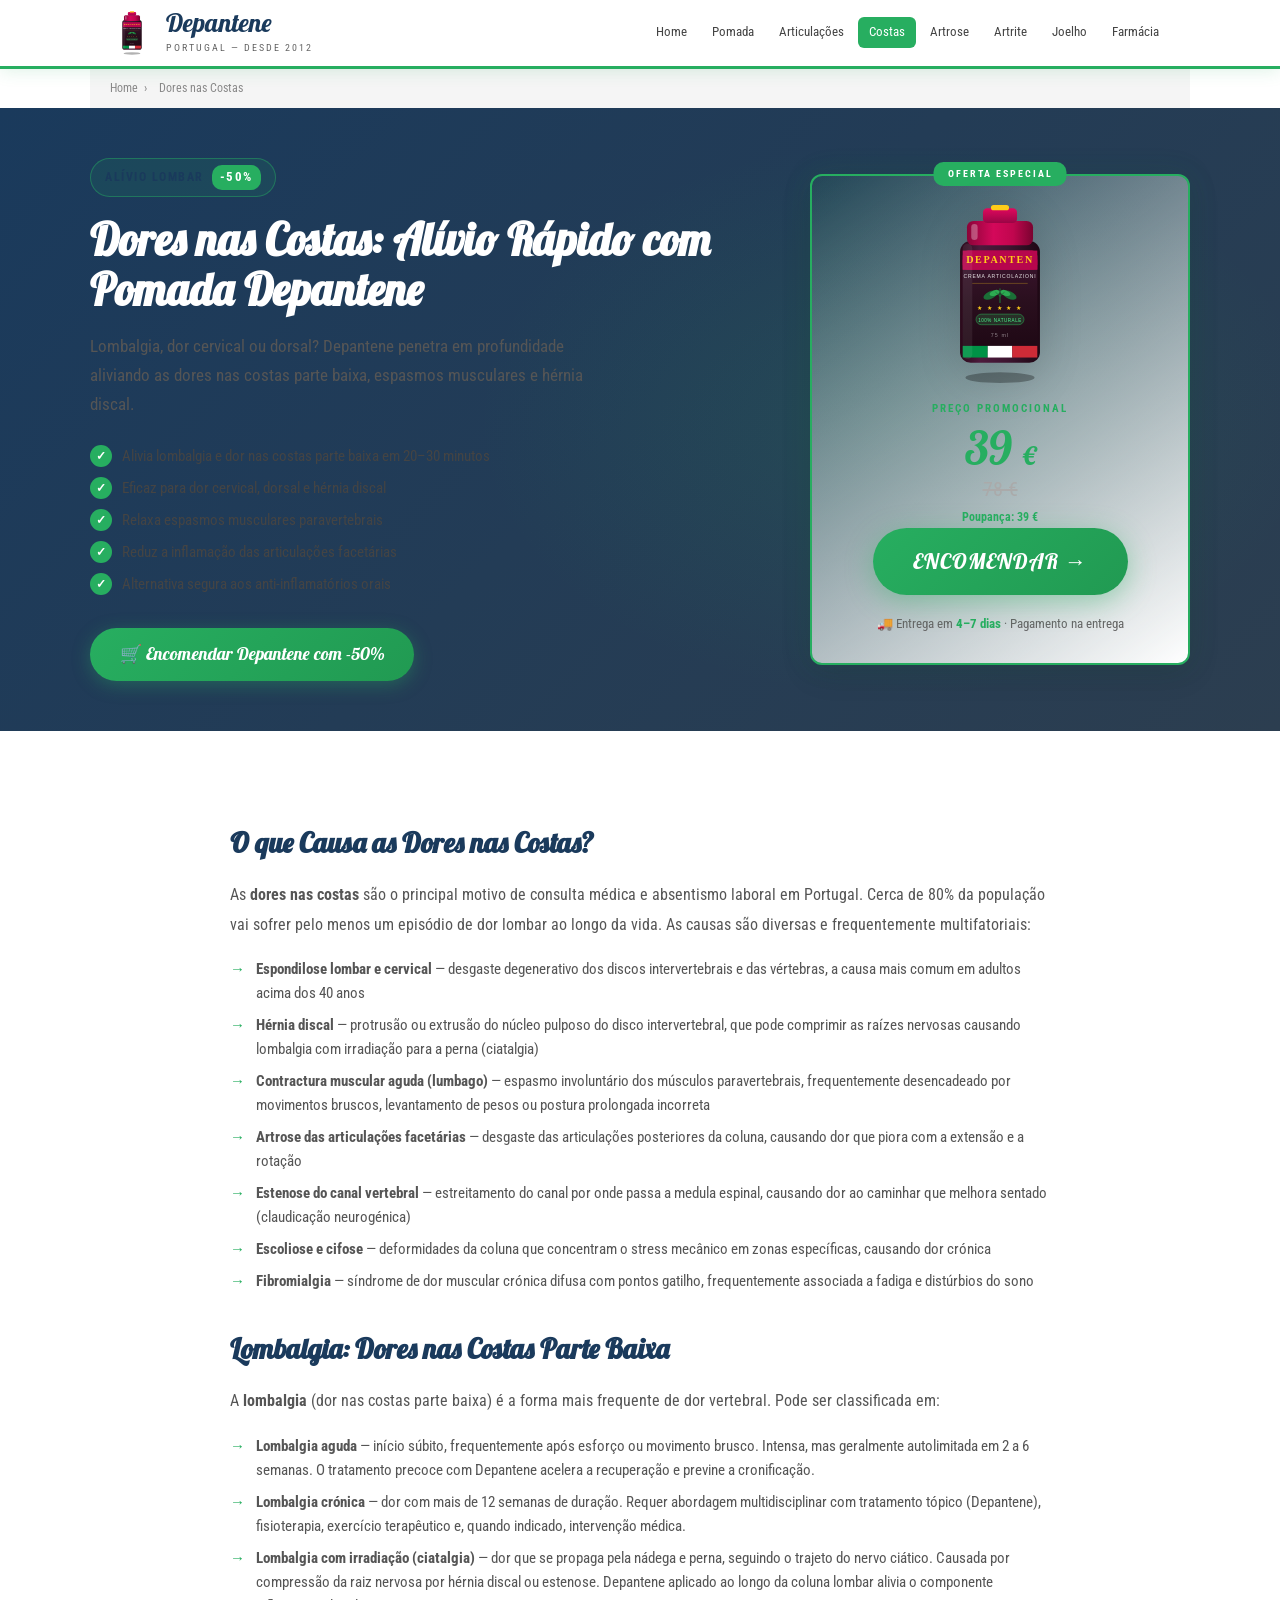
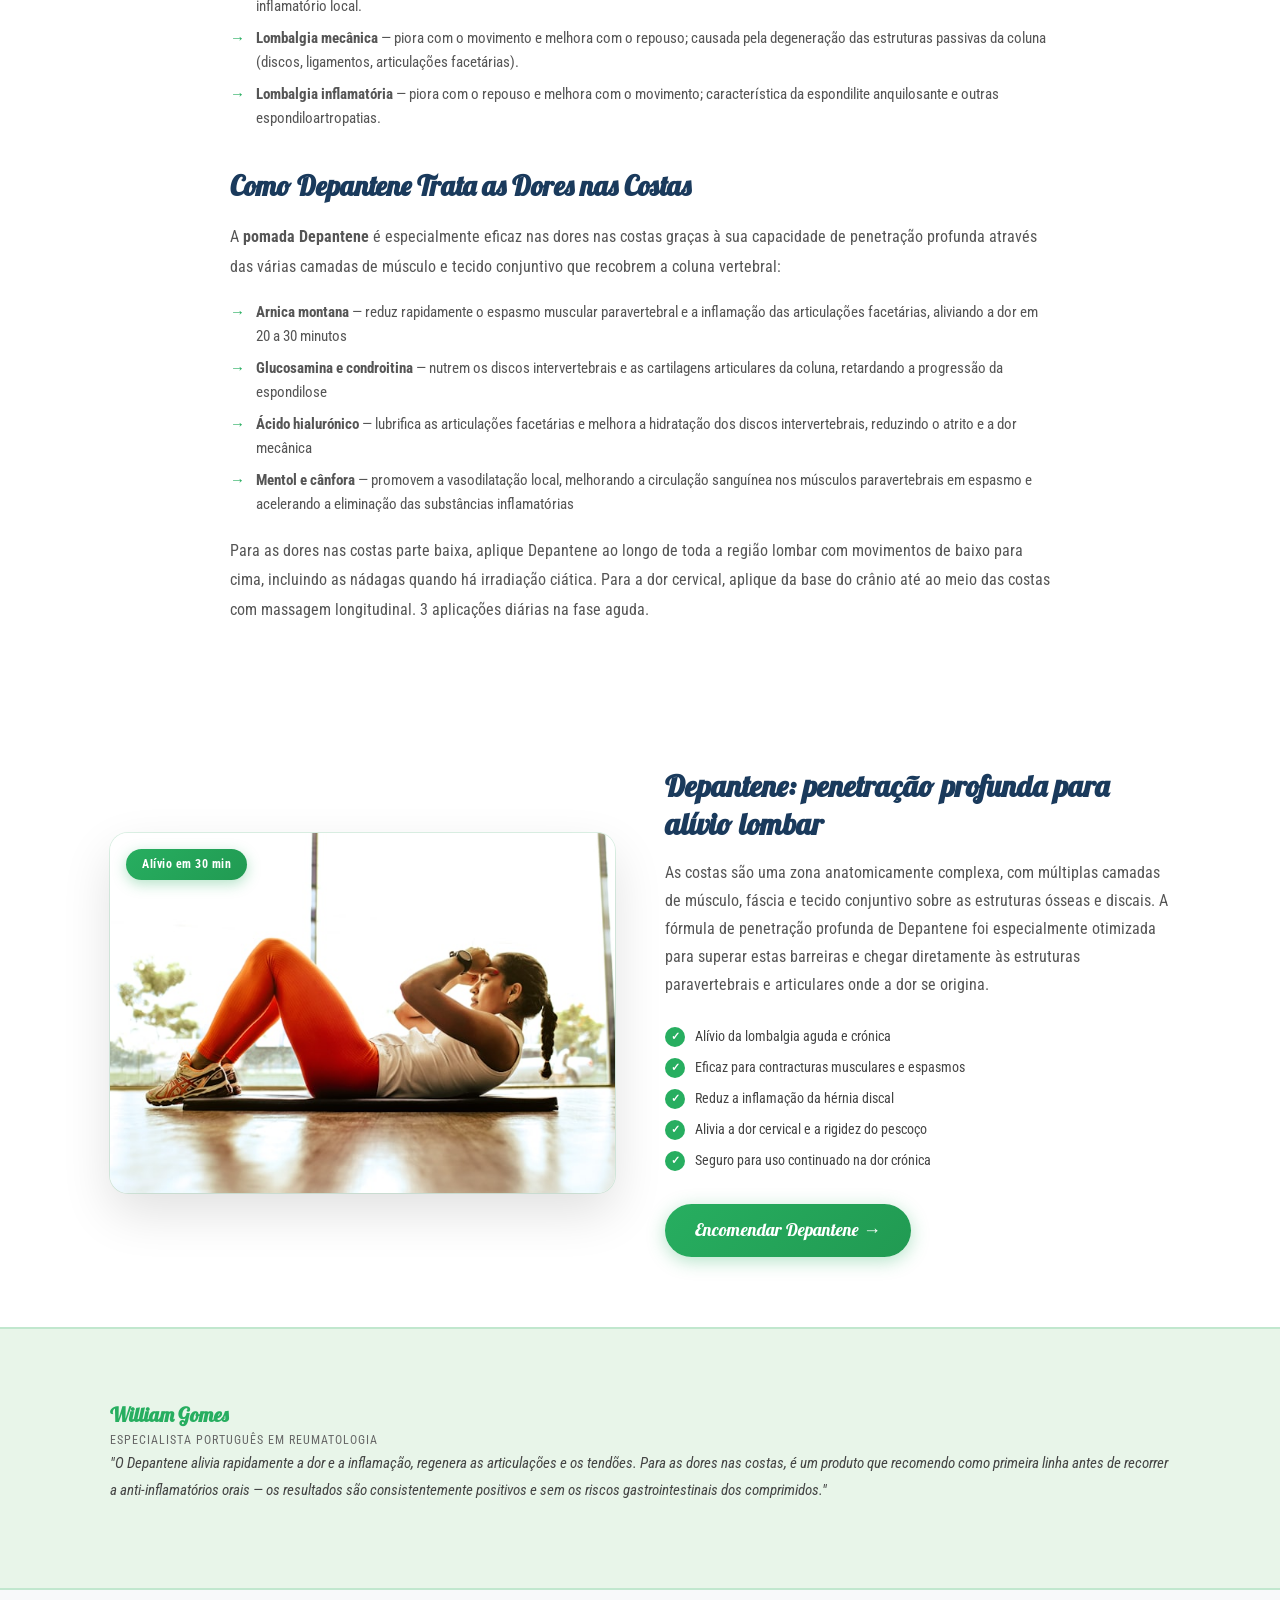
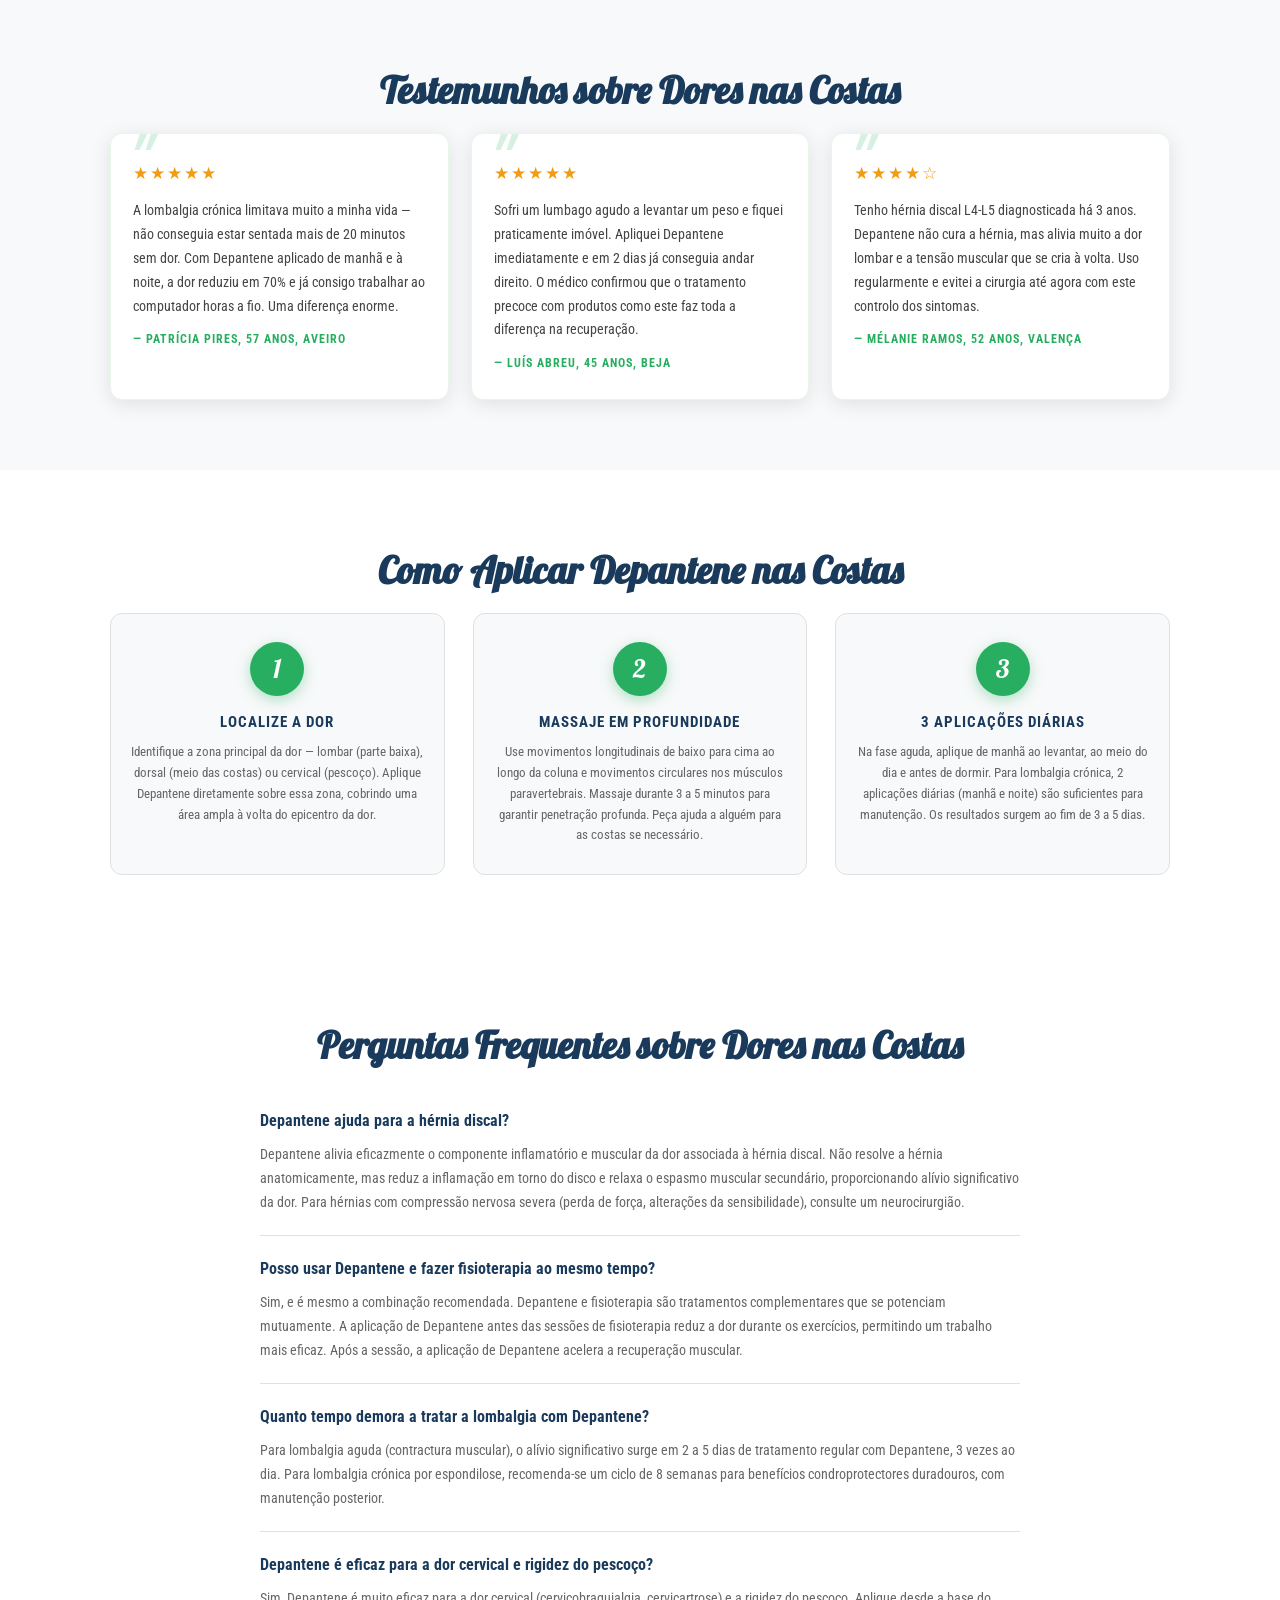
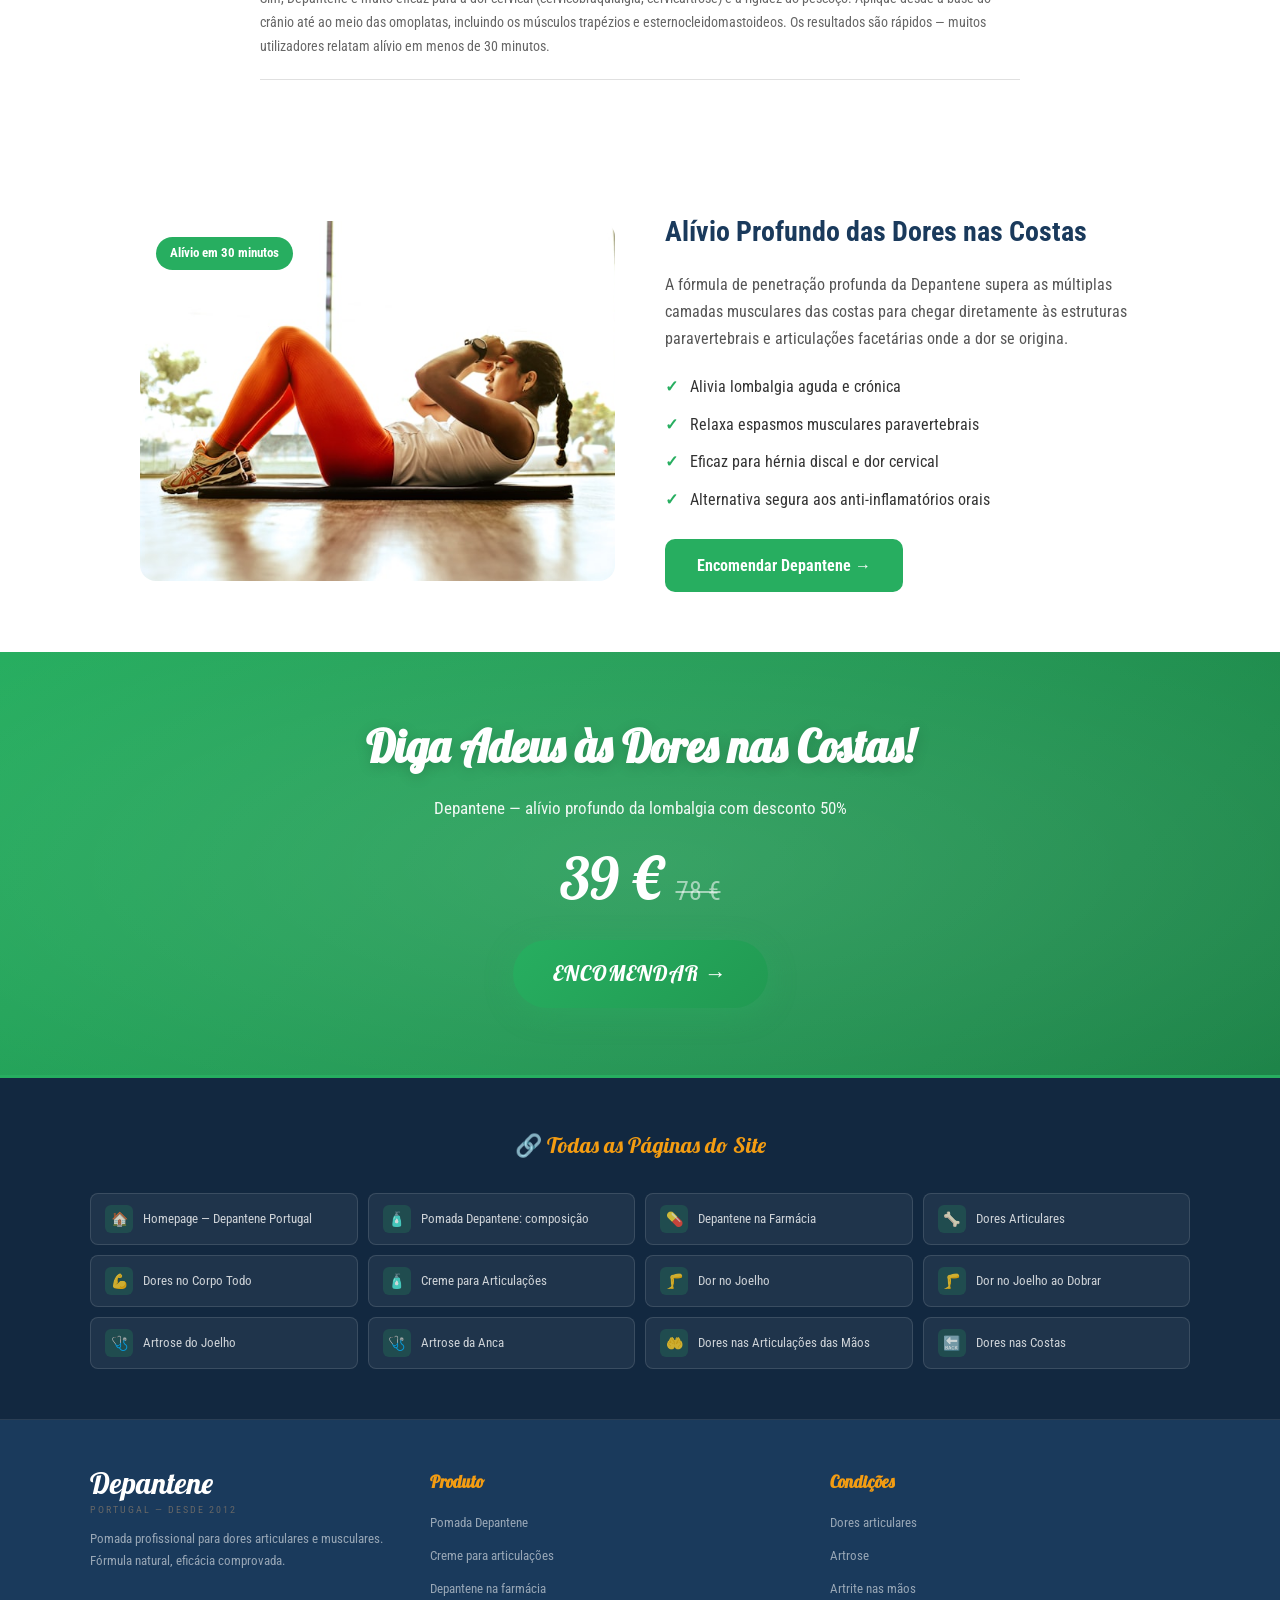
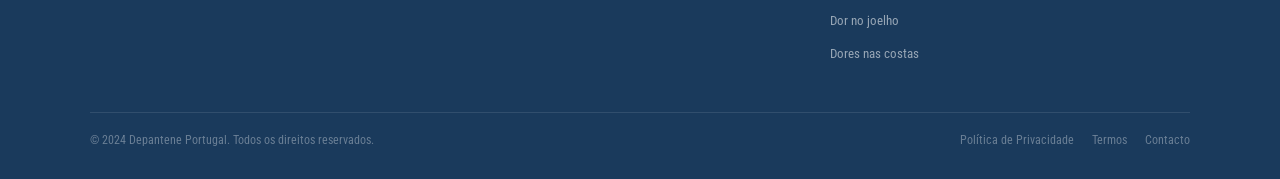
<file: dores-costas.html>
<!DOCTYPE html>
<html lang="pt" dir="ltr">
<head>
  <meta charset="UTF-8"/>
  <meta name="viewport" content="width=device-width, initial-scale=1.0"/>
  <title>Dores nas Costas: Causas e Alívio com Depantene | Portugal</title>
  <meta name="description" content="Lombalgia, dor cervical ou dorsal? Depantene penetra em profundidade aliviando as dores nas costas parte baixa, espasmos musculares e hérnia discal. Encomende com -50%."/>
  <meta name="keywords" content="dores nas costas, lombalgia, dor lombar, dores costas parte baixa, dor cervical, hérnia discal, pomada costas"/>
  <link rel="canonical" href="https://depantene.pt/dores-costas.html"/>
  <link rel="stylesheet" href="style.css"/>
  <link rel="icon" href="product.svg" type="image/svg+xml"/>
</head>
<body>

<header class="site-header">
  <div class="header-inner">
    <a href="index.html" class="logo">
      <img src="product.svg" alt="Depantene" class="logo-img"/>
      <div><span class="logo-text">Depantene</span><div class="logo-sub">Portugal — desde 2012</div></div>
    </a>
    <button class="nav-toggle" onclick="this.nextElementSibling.classList.toggle('open')">☰</button>
    <nav class="site-nav">
      <a href="index.html">Home</a>
      <a href="pomada-depantene.html">Pomada</a>
      <a href="dor-nas-articulacoes.html">Articulações</a>
      <a href="dores-costas.html" class="active">Costas</a>
      <a href="artrose-joelho.html">Artrose</a>
      <a href="dores-articulacoes-maos.html">Artrite</a>
      <a href="dor-no-joelho.html">Joelho</a>
      <a href="depantene-farmacia.html">Farmácia</a>
    </nav>
  </div>
</header>

<div class="breadcrumbs container">
  <a href="index.html">Home</a><span>›</span><span>Dores nas Costas</span>
</div>

<section class="hero">
  <div class="hero-inner">
    <div class="hero-content">
      <div class="hero-badge"><span>Alívio Lombar</span><span class="discount">-50%</span></div>
      <h1>Dores nas Costas: Alívio Rápido com Pomada Depantene</h1>
      <p class="hero-desc">Lombalgia, dor cervical ou dorsal? Depantene penetra em profundidade aliviando as dores nas costas parte baixa, espasmos musculares e hérnia discal.</p>
      <ul class="hero-benefits">
        <li>Alivia lombalgia e dor nas costas parte baixa em 20–30 minutos</li>
        <li>Eficaz para dor cervical, dorsal e hérnia discal</li>
        <li>Relaxa espasmos musculares paravertebrais</li>
        <li>Reduz a inflamação das articulações facetárias</li>
        <li>Alternativa segura aos anti-inflamatórios orais</li>
      </ul>
      <a href="https://order.depanten.it/" class="btn-buy-sm">🛒 Encomendar Depantene com -50%</a>
    </div>
    <div class="price-card">
      <div class="product-img-wrap"><img src="product.svg" alt="Depantene dores costas"/></div>
      <div class="promo-label">PREÇO PROMOCIONAL</div>
      <div class="price-display">
        <div class="price-new">39 <span>€</span></div>
        <div class="price-old">78 €</div>
        <div class="price-saving">Poupança: 39 €</div>
      </div>
      <a href="https://order.depanten.it/" class="btn-buy">ENCOMENDAR →</a>
      <p class="delivery-note">🚚 Entrega em <strong>4–7 dias</strong> · Pagamento na entrega</p>
    </div>
  </div>
</section>

<section class="content-section">
  <div class="content-article">
    <h2>O que Causa as Dores nas Costas?</h2>
    <p>As <strong>dores nas costas</strong> são o principal motivo de consulta médica e absentismo laboral em Portugal. Cerca de 80% da população vai sofrer pelo menos um episódio de dor lombar ao longo da vida. As causas são diversas e frequentemente multifatoriais:</p>
    <ul>
      <li><strong>Espondilose lombar e cervical</strong> — desgaste degenerativo dos discos intervertebrais e das vértebras, a causa mais comum em adultos acima dos 40 anos</li>
      <li><strong>Hérnia discal</strong> — protrusão ou extrusão do núcleo pulposo do disco intervertebral, que pode comprimir as raízes nervosas causando lombalgia com irradiação para a perna (ciatalgia)</li>
      <li><strong>Contractura muscular aguda (lumbago)</strong> — espasmo involuntário dos músculos paravertebrais, frequentemente desencadeado por movimentos bruscos, levantamento de pesos ou postura prolongada incorreta</li>
      <li><strong>Artrose das articulações facetárias</strong> — desgaste das articulações posteriores da coluna, causando dor que piora com a extensão e a rotação</li>
      <li><strong>Estenose do canal vertebral</strong> — estreitamento do canal por onde passa a medula espinal, causando dor ao caminhar que melhora sentado (claudicação neurogénica)</li>
      <li><strong>Escoliose e cifose</strong> — deformidades da coluna que concentram o stress mecânico em zonas específicas, causando dor crónica</li>
      <li><strong>Fibromialgia</strong> — síndrome de dor muscular crónica difusa com pontos gatilho, frequentemente associada a fadiga e distúrbios do sono</li>
    </ul>

    <h2>Lombalgia: Dores nas Costas Parte Baixa</h2>
    <p>A <strong>lombalgia</strong> (dor nas costas parte baixa) é a forma mais frequente de dor vertebral. Pode ser classificada em:</p>
    <ul>
      <li><strong>Lombalgia aguda</strong> — início súbito, frequentemente após esforço ou movimento brusco. Intensa, mas geralmente autolimitada em 2 a 6 semanas. O tratamento precoce com Depantene acelera a recuperação e previne a cronificação.</li>
      <li><strong>Lombalgia crónica</strong> — dor com mais de 12 semanas de duração. Requer abordagem multidisciplinar com tratamento tópico (Depantene), fisioterapia, exercício terapêutico e, quando indicado, intervenção médica.</li>
      <li><strong>Lombalgia com irradiação (ciatalgia)</strong> — dor que se propaga pela nádega e perna, seguindo o trajeto do nervo ciático. Causada por compressão da raiz nervosa por hérnia discal ou estenose. Depantene aplicado ao longo da coluna lombar alivia o componente inflamatório local.</li>
      <li><strong>Lombalgia mecânica</strong> — piora com o movimento e melhora com o repouso; causada pela degeneração das estruturas passivas da coluna (discos, ligamentos, articulações facetárias).</li>
      <li><strong>Lombalgia inflamatória</strong> — piora com o repouso e melhora com o movimento; característica da espondilite anquilosante e outras espondiloartropatias.</li>
    </ul>

    <h2>Como Depantene Trata as Dores nas Costas</h2>
    <p>A <strong>pomada Depantene</strong> é especialmente eficaz nas dores nas costas graças à sua capacidade de penetração profunda através das várias camadas de músculo e tecido conjuntivo que recobrem a coluna vertebral:</p>
    <ul>
      <li><strong>Arnica montana</strong> — reduz rapidamente o espasmo muscular paravertebral e a inflamação das articulações facetárias, aliviando a dor em 20 a 30 minutos</li>
      <li><strong>Glucosamina e condroitina</strong> — nutrem os discos intervertebrais e as cartilagens articulares da coluna, retardando a progressão da espondilose</li>
      <li><strong>Ácido hialurónico</strong> — lubrifica as articulações facetárias e melhora a hidratação dos discos intervertebrais, reduzindo o atrito e a dor mecânica</li>
      <li><strong>Mentol e cânfora</strong> — promovem a vasodilatação local, melhorando a circulação sanguínea nos músculos paravertebrais em espasmo e acelerando a eliminação das substâncias inflamatórias</li>
    </ul>
    <p>Para as dores nas costas parte baixa, aplique Depantene ao longo de toda a região lombar com movimentos de baixo para cima, incluindo as nádagas quando há irradiação ciática. Para a dor cervical, aplique da base do crânio até ao meio das costas com massagem longitudinal. 3 aplicações diárias na fase aguda.</p>
  </div>
</section>

<section class="photo-content-section">
  <div class="container">
    <div class="photo-content-grid photo-content-grid--reverse">
      <div class="photo-content-text">
        <h2>Depantene: penetração profunda para alívio lombar</h2>
        <p>As costas são uma zona anatomicamente complexa, com múltiplas camadas de músculo, fáscia e tecido conjuntivo sobre as estruturas ósseas e discais. A fórmula de penetração profunda de Depantene foi especialmente otimizada para superar estas barreiras e chegar diretamente às estruturas paravertebrais e articulares onde a dor se origina.</p>
        <ul class="photo-check-list">
          <li>Alívio da lombalgia aguda e crónica</li>
          <li>Eficaz para contracturas musculares e espasmos</li>
          <li>Reduz a inflamação da hérnia discal</li>
          <li>Alivia a dor cervical e a rigidez do pescoço</li>
          <li>Seguro para uso continuado na dor crónica</li>
        </ul>
        <a href="https://order.depanten.it/" class="btn-buy-sm">Encomendar Depantene →</a>
      </div>
      <div class="photo-content-img">
        <img src="photos/back.jpg" alt="Dores nas costas tratamento Depantene"/>
        <div class="photo-content-badge">Alívio em 30 min</div>
      </div>
    </div>
  </div>
</section>

<section class="expert-section">
  <div class="container">
    <div class="expert-card">
      <div class="expert-info">
        <h2 class="expert-name">William Gomes</h2>
        <div class="expert-title">Especialista Português em Reumatologia</div>
        <blockquote class="expert-quote">"O Depantene alivia rapidamente a dor e a inflamação, regenera as articulações e os tendões. Para as dores nas costas, é um produto que recomendo como primeira linha antes de recorrer a anti-inflamatórios orais — os resultados são consistentemente positivos e sem os riscos gastrointestinais dos comprimidos."</blockquote>
      </div>
    </div>
  </div>
</section>

<section class="testimonials-section">
  <div class="container">
    <h2 class="section-title">Testemunhos sobre Dores nas Costas</h2>
    <div class="testimonials-grid">
      <div class="testimonial-card">
        <div class="stars">★★★★★</div>
        <p>A lombalgia crónica limitava muito a minha vida — não conseguia estar sentada mais de 20 minutos sem dor. Com Depantene aplicado de manhã e à noite, a dor reduziu em 70% e já consigo trabalhar ao computador horas a fio. Uma diferença enorme.</p>
        <div class="testimonial-author">— Patrícia Pires, 57 anos, Aveiro</div>
      </div>
      <div class="testimonial-card">
        <div class="stars">★★★★★</div>
        <p>Sofri um lumbago agudo a levantar um peso e fiquei praticamente imóvel. Apliquei Depantene imediatamente e em 2 dias já conseguia andar direito. O médico confirmou que o tratamento precoce com produtos como este faz toda a diferença na recuperação.</p>
        <div class="testimonial-author">— Luís Abreu, 45 anos, Beja</div>
      </div>
      <div class="testimonial-card">
        <div class="stars">★★★★☆</div>
        <p>Tenho hérnia discal L4-L5 diagnosticada há 3 anos. Depantene não cura a hérnia, mas alivia muito a dor lombar e a tensão muscular que se cria à volta. Uso regularmente e evitei a cirurgia até agora com este controlo dos sintomas.</p>
        <div class="testimonial-author">— Mélanie Ramos, 52 anos, Valença</div>
      </div>
    </div>
  </div>
</section>

<section class="howto-section">
  <div class="container">
    <h2 class="section-title">Como Aplicar Depantene nas Costas</h2>
    <div class="steps-grid">
      <div class="step-item">
        <div class="step-number">1</div>
        <h3>Localize a Dor</h3>
        <p>Identifique a zona principal da dor — lombar (parte baixa), dorsal (meio das costas) ou cervical (pescoço). Aplique Depantene diretamente sobre essa zona, cobrindo uma área ampla à volta do epicentro da dor.</p>
      </div>
      <div class="step-item">
        <div class="step-number">2</div>
        <h3>Massaje em Profundidade</h3>
        <p>Use movimentos longitudinais de baixo para cima ao longo da coluna e movimentos circulares nos músculos paravertebrais. Massaje durante 3 a 5 minutos para garantir penetração profunda. Peça ajuda a alguém para as costas se necessário.</p>
      </div>
      <div class="step-item">
        <div class="step-number">3</div>
        <h3>3 Aplicações Diárias</h3>
        <p>Na fase aguda, aplique de manhã ao levantar, ao meio do dia e antes de dormir. Para lombalgia crónica, 2 aplicações diárias (manhã e noite) são suficientes para manutenção. Os resultados surgem ao fim de 3 a 5 dias.</p>
      </div>
    </div>
  </div>
</section>

<section class="faq-section">
  <div class="container">
    <h2 class="section-title">Perguntas Frequentes sobre Dores nas Costas</h2>
    <div class="faq-list">
      <div class="faq-item">
        <h3>Depantene ajuda para a hérnia discal?</h3>
        <p>Depantene alivia eficazmente o componente inflamatório e muscular da dor associada à hérnia discal. Não resolve a hérnia anatomicamente, mas reduz a inflamação em torno do disco e relaxa o espasmo muscular secundário, proporcionando alívio significativo da dor. Para hérnias com compressão nervosa severa (perda de força, alterações da sensibilidade), consulte um neurocirurgião.</p>
      </div>
      <div class="faq-item">
        <h3>Posso usar Depantene e fazer fisioterapia ao mesmo tempo?</h3>
        <p>Sim, e é mesmo a combinação recomendada. Depantene e fisioterapia são tratamentos complementares que se potenciam mutuamente. A aplicação de Depantene antes das sessões de fisioterapia reduz a dor durante os exercícios, permitindo um trabalho mais eficaz. Após a sessão, a aplicação de Depantene acelera a recuperação muscular.</p>
      </div>
      <div class="faq-item">
        <h3>Quanto tempo demora a tratar a lombalgia com Depantene?</h3>
        <p>Para lombalgia aguda (contractura muscular), o alívio significativo surge em 2 a 5 dias de tratamento regular com Depantene, 3 vezes ao dia. Para lombalgia crónica por espondilose, recomenda-se um ciclo de 8 semanas para benefícios condroprotectores duradouros, com manutenção posterior.</p>
      </div>
      <div class="faq-item">
        <h3>Depantene é eficaz para a dor cervical e rigidez do pescoço?</h3>
        <p>Sim, Depantene é muito eficaz para a dor cervical (cervicobraquialgia, cervicartrose) e a rigidez do pescoço. Aplique desde a base do crânio até ao meio das omoplatas, incluindo os músculos trapézios e esternocleidomastoideos. Os resultados são rápidos — muitos utilizadores relatam alívio em menos de 30 minutos.</p>
      </div>
    </div>
  </div>
</section>

<!-- PHOTO SECTION: Back Pain Treatment -->
<section style="padding:60px 20px;background:#fff;">
  <div style="max-width:1000px;margin:0 auto;display:grid;grid-template-columns:1fr 1fr;gap:50px;align-items:center;">
    <div style="position:relative;border-radius:16px;overflow:hidden;">
      <img src="photos/back.jpg" alt="Tratamento das dores nas costas com Depantene" style="width:100%;height:360px;object-fit:cover;display:block;"/>
      <div style="position:absolute;top:16px;left:16px;background:#27ae60;color:#fff;font-weight:bold;font-size:13px;padding:6px 14px;border-radius:20px;">Alívio em 30 minutos</div>
    </div>
    <div>
      <h2 style="font-size:28px;font-weight:bold;color:#1a3a5c;margin-bottom:16px;">Alívio Profundo das Dores nas Costas</h2>
      <p style="color:#555;line-height:1.7;margin-bottom:16px;">A fórmula de penetração profunda da Depantene supera as múltiplas camadas musculares das costas para chegar diretamente às estruturas paravertebrais e articulações facetárias onde a dor se origina.</p>
      <ul style="list-style:none;padding:0;margin:0 0 20px 0;">
        <li style="padding:6px 0;color:#333;"><span style="color:#27ae60;font-weight:bold;margin-right:8px;">✓</span> Alivia lombalgia aguda e crónica</li>
        <li style="padding:6px 0;color:#333;"><span style="color:#27ae60;font-weight:bold;margin-right:8px;">✓</span> Relaxa espasmos musculares paravertebrais</li>
        <li style="padding:6px 0;color:#333;"><span style="color:#27ae60;font-weight:bold;margin-right:8px;">✓</span> Eficaz para hérnia discal e dor cervical</li>
        <li style="padding:6px 0;color:#333;"><span style="color:#27ae60;font-weight:bold;margin-right:8px;">✓</span> Alternativa segura aos anti-inflamatórios orais</li>
      </ul>
      <a href="https://order.depanten.it/" style="display:inline-block;background:#27ae60;color:#fff;font-weight:bold;font-size:16px;padding:14px 32px;border-radius:10px;text-decoration:none;">Encomendar Depantene →</a>
    </div>
  </div>
</section>

<section class="cta-section">
  <h2>Diga Adeus às Dores nas Costas!</h2>
  <p class="subtitle">Depantene — alívio profundo da lombalgia com desconto 50%</p>
  <div class="cta-price-row">
    <span class="cta-price-new">39 €</span>
    <span class="cta-price-old">78 €</span>
  </div>
  <a href="https://order.depanten.it/" class="btn-buy" style="max-width:400px;display:inline-block;">ENCOMENDAR →</a>
</section>

<footer class="site-footer">

  <div class="footer-pages">
    <div class="footer-pages-title">🔗 Todas as Páginas do Site</div>
    <div class="pages-nav-grid">
      <a href="index.html"><span class="pg-icon">🏠</span>Homepage — Depantene Portugal</a>
      <a href="pomada-depantene.html"><span class="pg-icon">🧴</span>Pomada Depantene: composição</a>
      <a href="depantene-farmacia.html"><span class="pg-icon">💊</span>Depantene na Farmácia</a>
      <a href="dor-nas-articulacoes.html"><span class="pg-icon">🦴</span>Dores Articulares</a>
      <a href="dores-no-corpo.html"><span class="pg-icon">💪</span>Dores no Corpo Todo</a>
      <a href="creme-articulacoes.html"><span class="pg-icon">🧴</span>Creme para Articulações</a>
      <a href="dor-no-joelho.html"><span class="pg-icon">🦵</span>Dor no Joelho</a>
      <a href="dor-joelho-dobrar.html"><span class="pg-icon">🦵</span>Dor no Joelho ao Dobrar</a>
      <a href="artrose-joelho.html"><span class="pg-icon">🩺</span>Artrose do Joelho</a>
      <a href="artrose-anca.html"><span class="pg-icon">🩺</span>Artrose da Anca</a>
      <a href="dores-articulacoes-maos.html"><span class="pg-icon">🤲</span>Dores nas Articulações das Mãos</a>
      <a href="dores-costas.html"><span class="pg-icon">🔙</span>Dores nas Costas</a>
    </div>
  </div>

  <div class="footer-main">
    <div class="footer-inner">
      <div class="footer-top">
        <div class="footer-brand">
          <span class="logo-text">Depantene</span>
          <div class="logo-sub">Portugal — desde 2012</div>
          <p>Pomada profissional para dores articulares e musculares. Fórmula natural, eficácia comprovada.</p>
        </div>
        <div class="footer-col">
          <h4>Produto</h4>
          <ul>
            <li><a href="pomada-depantene.html">Pomada Depantene</a></li>
            <li><a href="creme-articulacoes.html">Creme para articulações</a></li>
            <li><a href="depantene-farmacia.html">Depantene na farmácia</a></li>
          </ul>
        </div>
        <div class="footer-col">
          <h4>Condições</h4>
          <ul>
            <li><a href="dor-nas-articulacoes.html">Dores articulares</a></li>
            <li><a href="artrose-joelho.html">Artrose</a></li>
            <li><a href="dores-articulacoes-maos.html">Artrite nas mãos</a></li>
            <li><a href="dor-no-joelho.html">Dor no joelho</a></li>
            <li><a href="dores-costas.html">Dores nas costas</a></li>
          </ul>
        </div>
      </div>
      <div class="footer-bottom">
        <p>© 2024 Depantene Portugal. Todos os direitos reservados.</p>
        <div class="footer-links">
          <a href="privacidade.html">Política de Privacidade</a>
          <a href="termos.html">Termos</a>
          <a href="contacto.html">Contacto</a>
        </div>
      </div>
    </div>
  </div>

</footer>

</body>
</html>
</file>
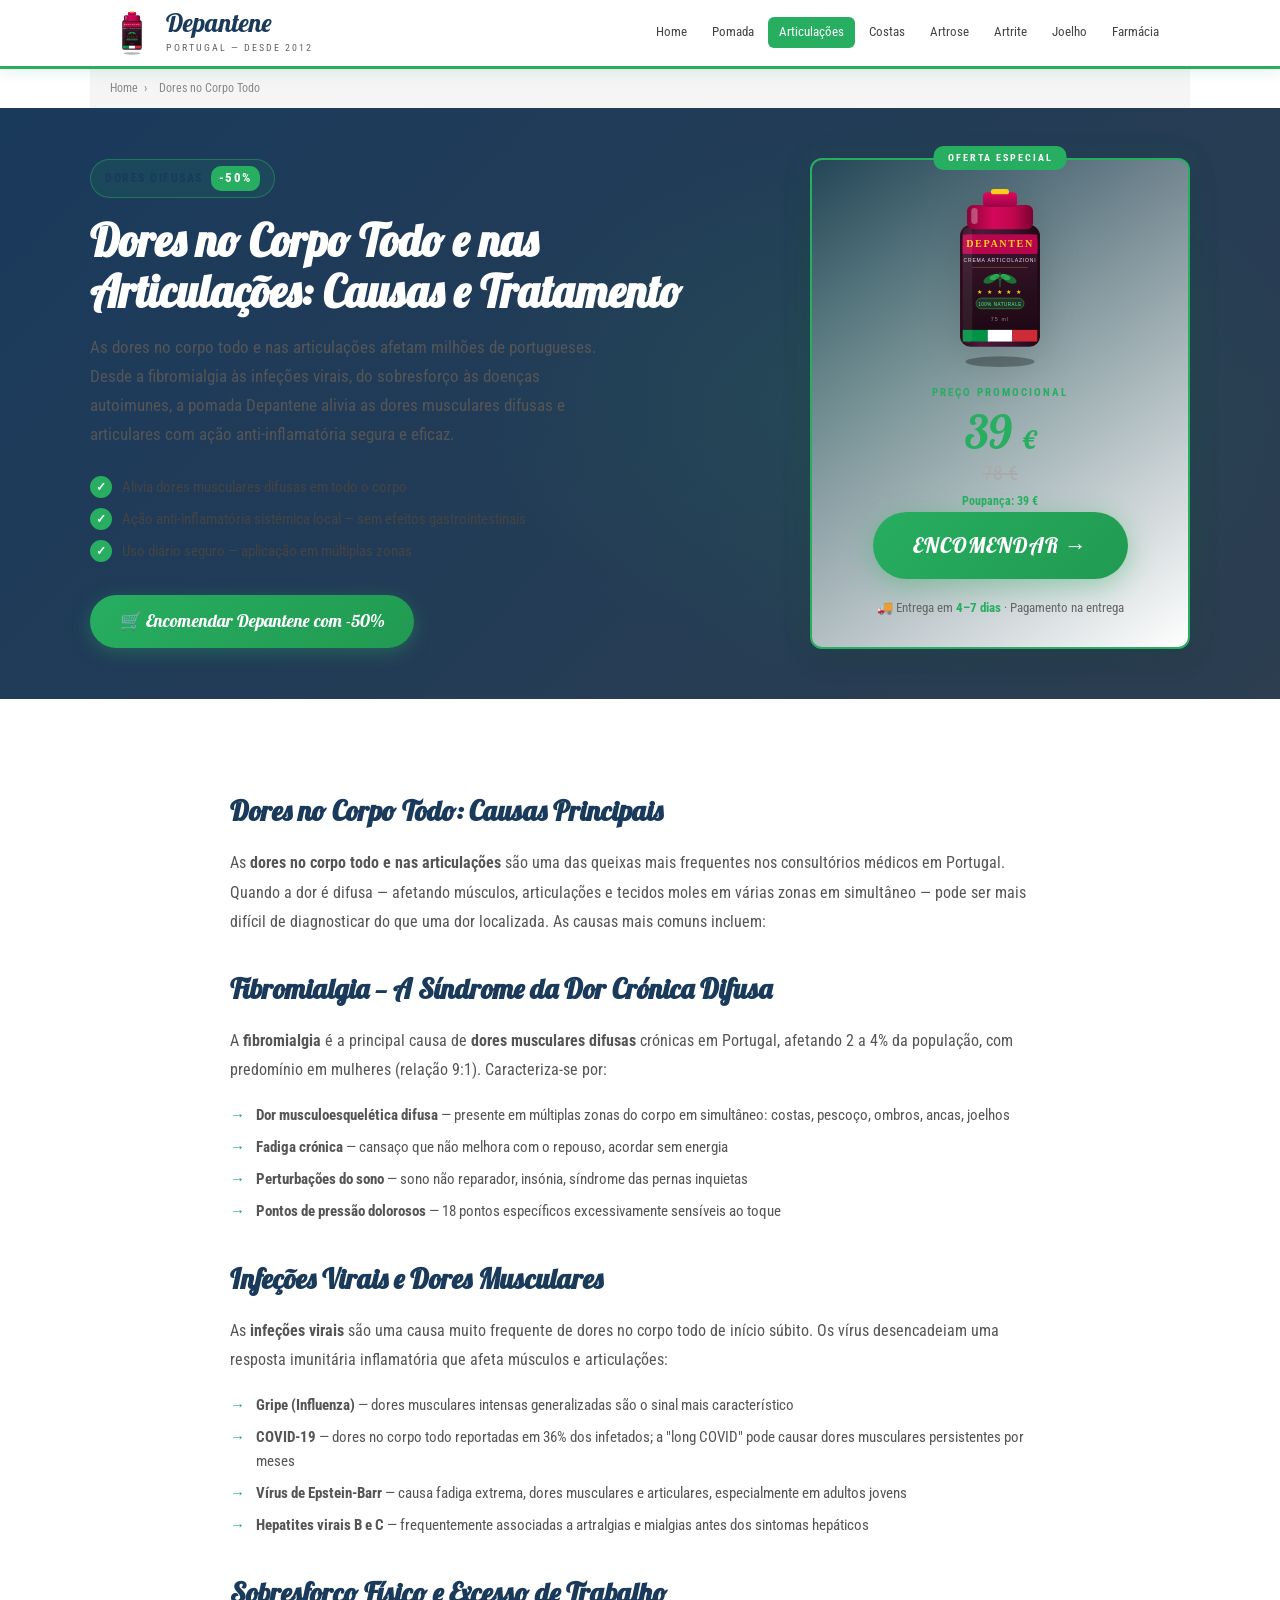
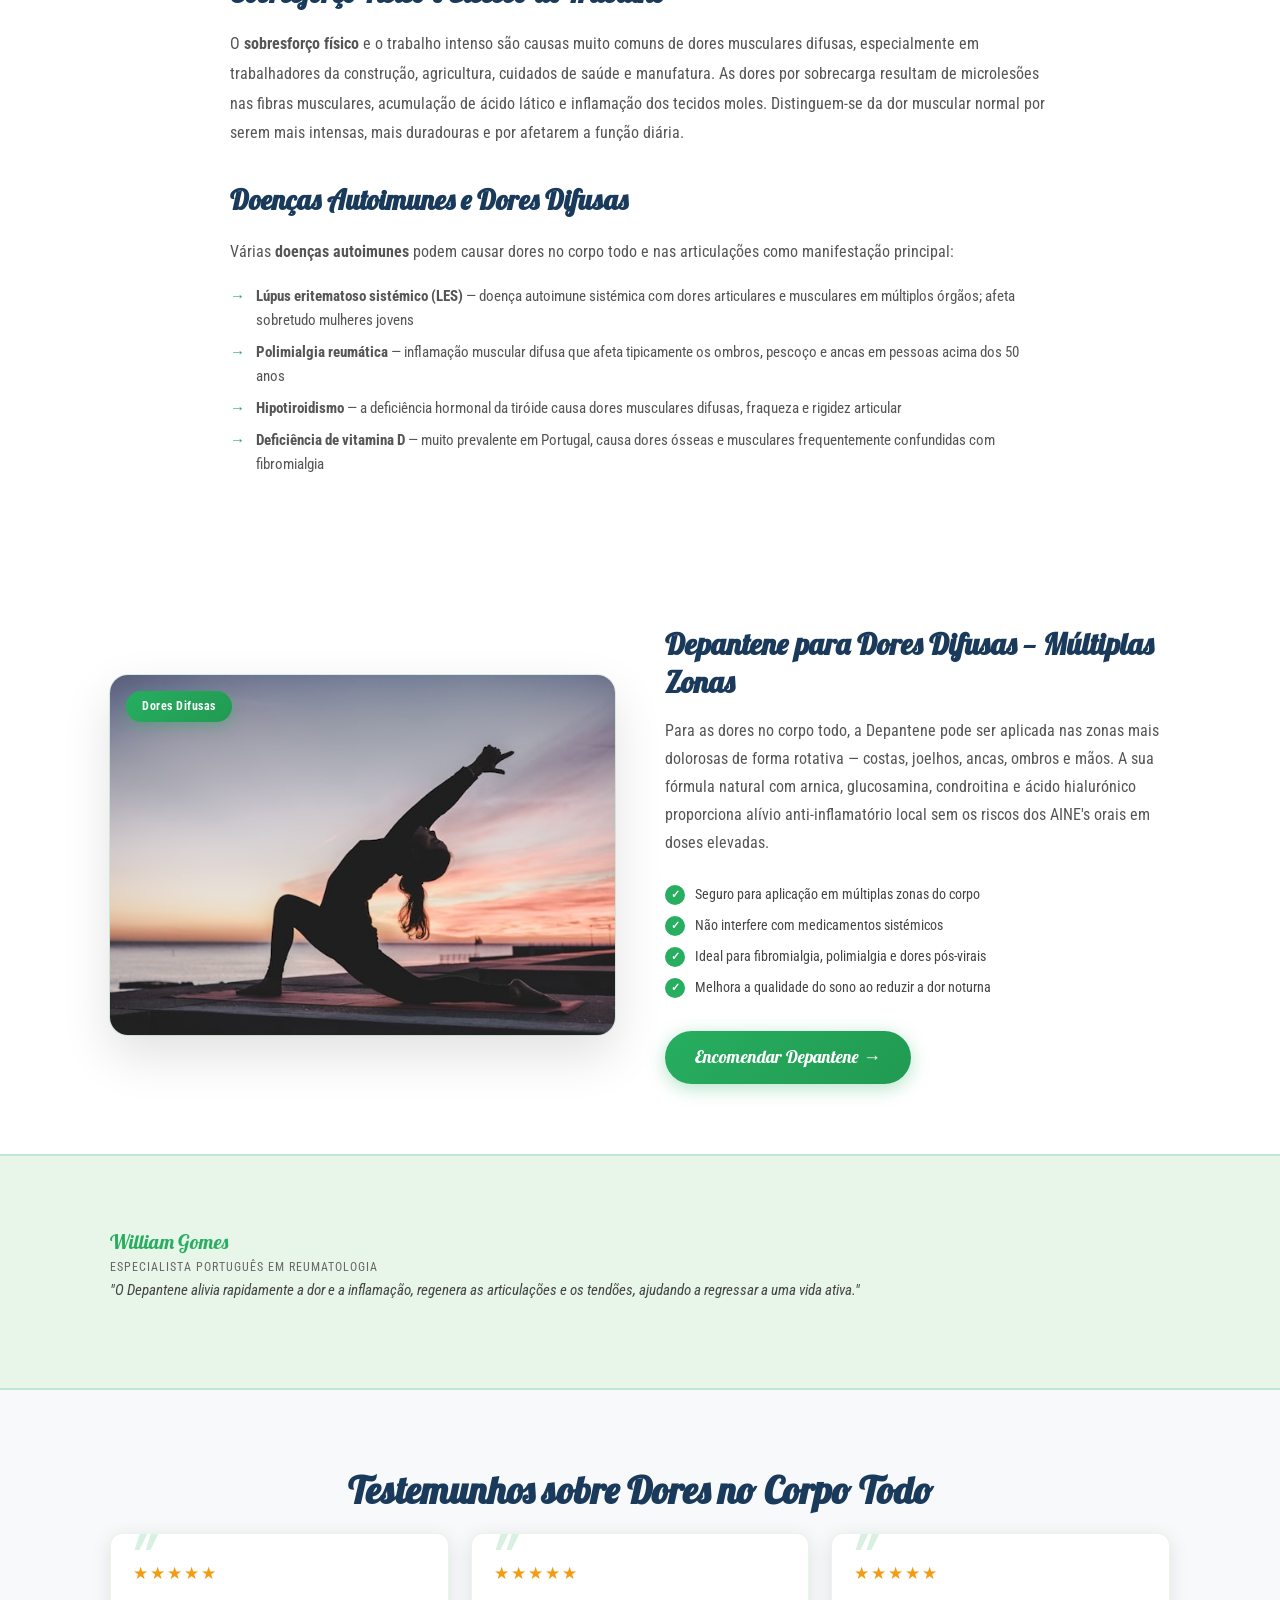
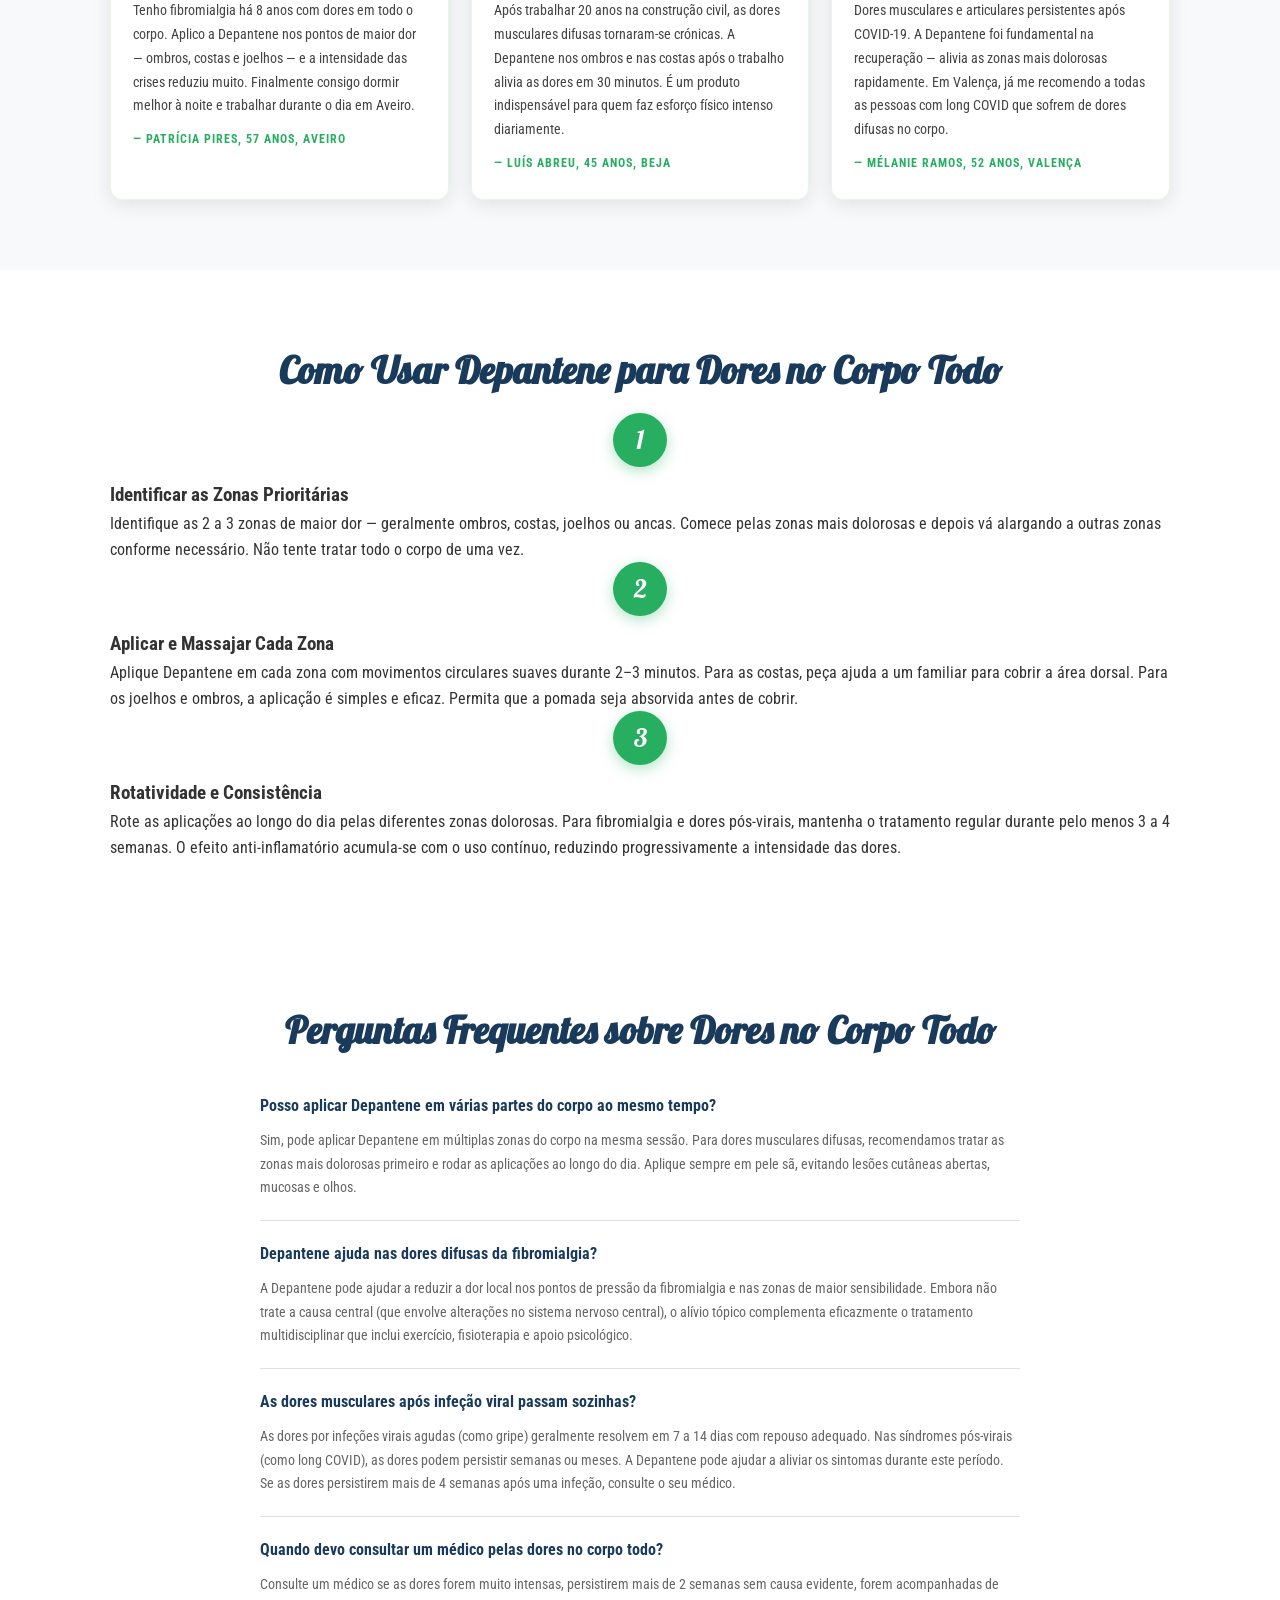
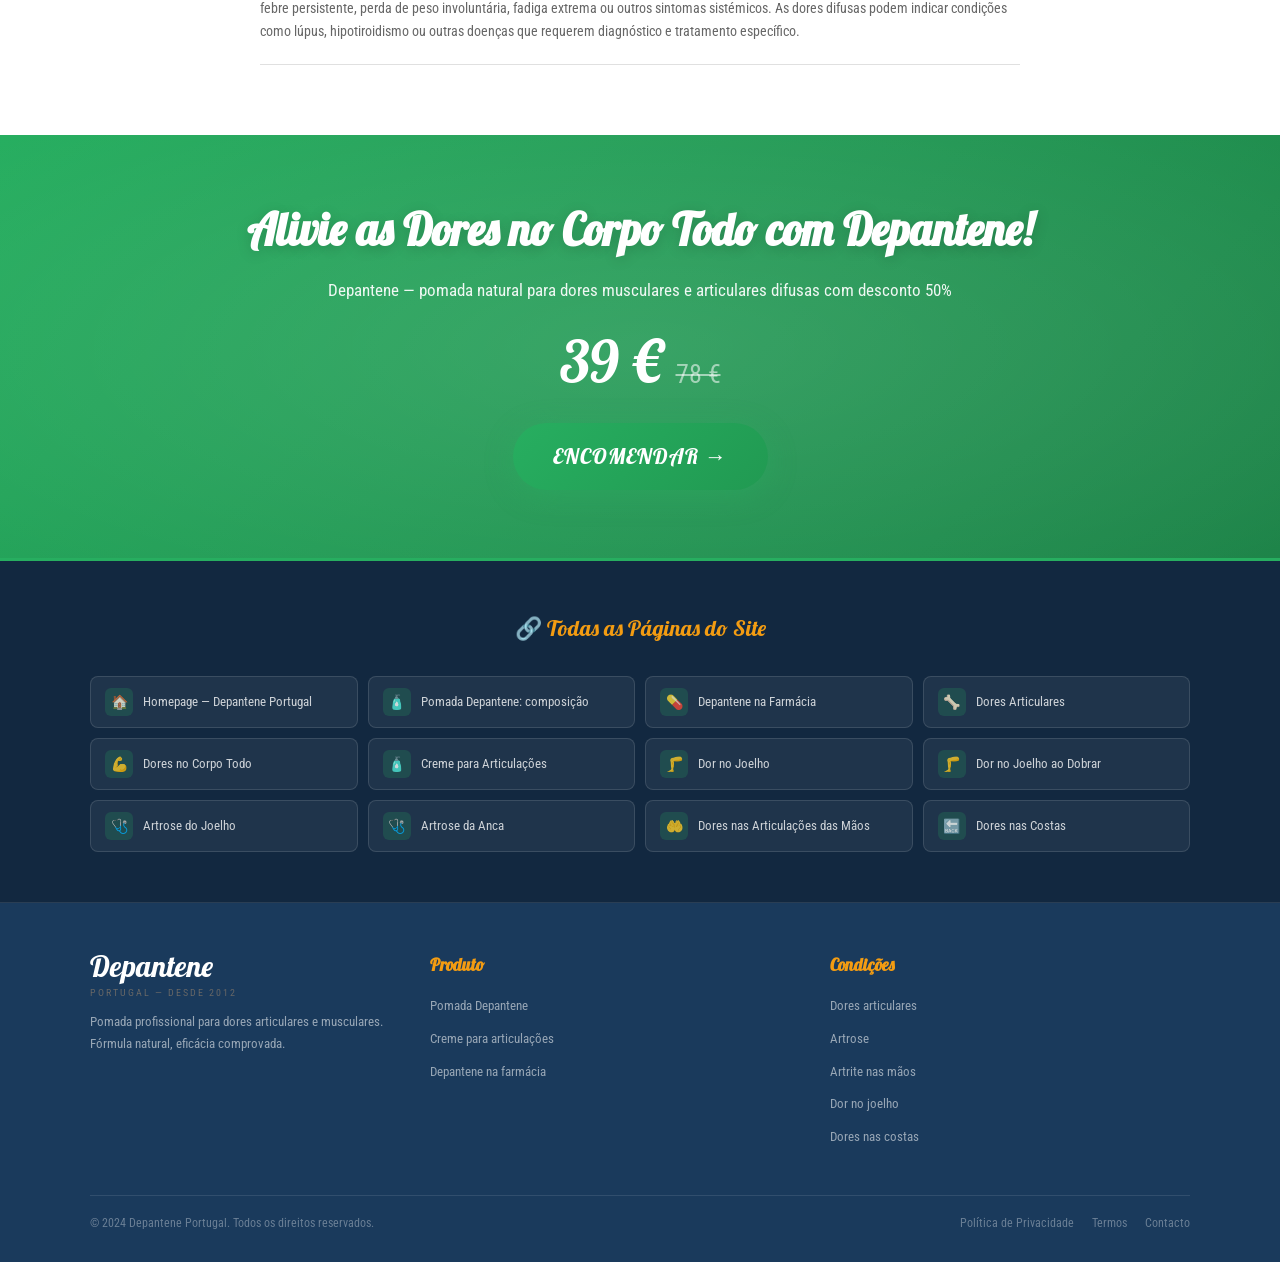
<file: dores-no-corpo.html>
<!DOCTYPE html>
<html lang="pt" dir="ltr">
<head>
  <meta charset="UTF-8"/>
  <meta name="viewport" content="width=device-width, initial-scale=1.0"/>
  <title>Dores no Corpo Todo e nas Articulações: Causas | Depantene Portugal</title>
  <meta name="description" content="Dores no corpo todo e nas articulações? Descubra as causas — fibromialgia, infeções virais, sobresforço, doenças autoimunes — e como a pomada Depantene alivia em Portugal."/>
  <meta name="keywords" content="dores no corpo todo e nas articulações, dores musculares difusas, fibromialgia, dores corpo portugal, pomada dores musculares"/>
  <link rel="canonical" href="https://depantene.pt/dores-no-corpo.html"/>
  <link rel="stylesheet" href="style.css"/>
  <link rel="icon" href="product.svg" type="image/svg+xml"/>
</head>
<body>

<header class="site-header">
  <div class="header-inner">
    <a href="index.html" class="logo">
      <img src="product.svg" alt="Depantene" class="logo-img"/>
      <div><span class="logo-text">Depantene</span><div class="logo-sub">Portugal — desde 2012</div></div>
    </a>
    <button class="nav-toggle" onclick="this.nextElementSibling.classList.toggle('open')">☰</button>
    <nav class="site-nav">
      <a href="index.html">Home</a>
      <a href="pomada-depantene.html">Pomada</a>
      <a href="dor-nas-articulacoes.html" class="active">Articulações</a>
      <a href="dores-costas.html">Costas</a>
      <a href="artrose-joelho.html">Artrose</a>
      <a href="dores-articulacoes-maos.html">Artrite</a>
      <a href="dor-no-joelho.html">Joelho</a>
      <a href="depantene-farmacia.html">Farmácia</a>
    </nav>
  </div>
</header>

<div class="breadcrumbs container">
  <a href="index.html">Home</a><span>›</span><span>Dores no Corpo Todo</span>
</div>

<section class="hero">
  <div class="hero-inner">
    <div class="hero-content">
      <div class="hero-badge"><span>Dores Difusas</span><span class="discount">-50%</span></div>
      <h1>Dores no Corpo Todo e nas Articulações: Causas e Tratamento</h1>
      <p class="hero-desc">As dores no corpo todo e nas articulações afetam milhões de portugueses. Desde a fibromialgia às infeções virais, do sobresforço às doenças autoimunes, a pomada Depantene alivia as dores musculares difusas e articulares com ação anti-inflamatória segura e eficaz.</p>
      <ul class="hero-benefits">
        <li>Alivia dores musculares difusas em todo o corpo</li>
        <li>Ação anti-inflamatória sistémica local — sem efeitos gastrointestinais</li>
        <li>Uso diário seguro — aplicação em múltiplas zonas</li>
      </ul>
      <a href="https://order.depanten.it/" class="btn-buy-sm">🛒 Encomendar Depantene com -50%</a>
    </div>
    <div class="price-card">
      <div class="product-img-wrap"><img src="product.svg" alt="Depantene pomada dores musculares"/></div>
      <div class="promo-label">PREÇO PROMOCIONAL</div>
      <div class="price-display">
        <div class="price-new">39 <span>€</span></div>
        <div class="price-old">78 €</div>
        <div class="price-saving">Poupança: 39 €</div>
      </div>
      <a href="https://order.depanten.it/" class="btn-buy">ENCOMENDAR →</a>
      <p class="delivery-note">🚚 Entrega em <strong>4–7 dias</strong> · Pagamento na entrega</p>
    </div>
  </div>
</section>

<section class="content-section">
  <div class="content-article">
    <h2>Dores no Corpo Todo: Causas Principais</h2>
    <p>As <strong>dores no corpo todo e nas articulações</strong> são uma das queixas mais frequentes nos consultórios médicos em Portugal. Quando a dor é difusa — afetando músculos, articulações e tecidos moles em várias zonas em simultâneo — pode ser mais difícil de diagnosticar do que uma dor localizada. As causas mais comuns incluem:</p>

    <h2>Fibromialgia — A Síndrome da Dor Crónica Difusa</h2>
    <p>A <strong>fibromialgia</strong> é a principal causa de <strong>dores musculares difusas</strong> crónicas em Portugal, afetando 2 a 4% da população, com predomínio em mulheres (relação 9:1). Caracteriza-se por:</p>
    <ul>
      <li><strong>Dor musculoesquelética difusa</strong> — presente em múltiplas zonas do corpo em simultâneo: costas, pescoço, ombros, ancas, joelhos</li>
      <li><strong>Fadiga crónica</strong> — cansaço que não melhora com o repouso, acordar sem energia</li>
      <li><strong>Perturbações do sono</strong> — sono não reparador, insónia, síndrome das pernas inquietas</li>
      <li><strong>Pontos de pressão dolorosos</strong> — 18 pontos específicos excessivamente sensíveis ao toque</li>
    </ul>

    <h2>Infeções Virais e Dores Musculares</h2>
    <p>As <strong>infeções virais</strong> são uma causa muito frequente de dores no corpo todo de início súbito. Os vírus desencadeiam uma resposta imunitária inflamatória que afeta músculos e articulações:</p>
    <ul>
      <li><strong>Gripe (Influenza)</strong> — dores musculares intensas generalizadas são o sinal mais característico</li>
      <li><strong>COVID-19</strong> — dores no corpo todo reportadas em 36% dos infetados; a "long COVID" pode causar dores musculares persistentes por meses</li>
      <li><strong>Vírus de Epstein-Barr</strong> — causa fadiga extrema, dores musculares e articulares, especialmente em adultos jovens</li>
      <li><strong>Hepatites virais B e C</strong> — frequentemente associadas a artralgias e mialgias antes dos sintomas hepáticos</li>
    </ul>

    <h2>Sobresforço Físico e Excesso de Trabalho</h2>
    <p>O <strong>sobresforço físico</strong> e o trabalho intenso são causas muito comuns de dores musculares difusas, especialmente em trabalhadores da construção, agricultura, cuidados de saúde e manufatura. As dores por sobrecarga resultam de microlesões nas fibras musculares, acumulação de ácido lático e inflamação dos tecidos moles. Distinguem-se da dor muscular normal por serem mais intensas, mais duradouras e por afetarem a função diária.</p>

    <h2>Doenças Autoimunes e Dores Difusas</h2>
    <p>Várias <strong>doenças autoimunes</strong> podem causar dores no corpo todo e nas articulações como manifestação principal:</p>
    <ul>
      <li><strong>Lúpus eritematoso sistémico (LES)</strong> — doença autoimune sistémica com dores articulares e musculares em múltiplos órgãos; afeta sobretudo mulheres jovens</li>
      <li><strong>Polimialgia reumática</strong> — inflamação muscular difusa que afeta tipicamente os ombros, pescoço e ancas em pessoas acima dos 50 anos</li>
      <li><strong>Hipotiroidismo</strong> — a deficiência hormonal da tiróide causa dores musculares difusas, fraqueza e rigidez articular</li>
      <li><strong>Deficiência de vitamina D</strong> — muito prevalente em Portugal, causa dores ósseas e musculares frequentemente confundidas com fibromialgia</li>
    </ul>
  </div>
</section>

<section class="photo-content-section">
  <div class="container">
    <div class="photo-content-grid photo-content-grid--reverse">
      <div class="photo-content-text">
        <h2>Depantene para Dores Difusas — Múltiplas Zonas</h2>
        <p>Para as dores no corpo todo, a Depantene pode ser aplicada nas zonas mais dolorosas de forma rotativa — costas, joelhos, ancas, ombros e mãos. A sua fórmula natural com arnica, glucosamina, condroitina e ácido hialurónico proporciona alívio anti-inflamatório local sem os riscos dos AINE's orais em doses elevadas.</p>
        <ul class="photo-check-list">
          <li>Seguro para aplicação em múltiplas zonas do corpo</li>
          <li>Não interfere com medicamentos sistémicos</li>
          <li>Ideal para fibromialgia, polimialgia e dores pós-virais</li>
          <li>Melhora a qualidade do sono ao reduzir a dor noturna</li>
        </ul>
        <a href="https://order.depanten.it/" class="btn-buy-sm">Encomendar Depantene →</a>
      </div>
      <div class="photo-content-img">
        <img src="photos/muscle-pain.jpg" alt="Dores musculares difusas tratamento Depantene"/>
        <div class="photo-content-badge">Dores Difusas</div>
      </div>
    </div>
  </div>
</section>

<section class="expert-section">
  <div class="container">
    <div class="expert-card">
      <div class="expert-info">
        <div class="expert-name">William Gomes</div>
        <div class="expert-title">Especialista Português em Reumatologia</div>
      </div>
      <blockquote class="expert-quote">
        "O Depantene alivia rapidamente a dor e a inflamação, regenera as articulações e os tendões, ajudando a regressar a uma vida ativa."
      </blockquote>
    </div>
  </div>
</section>

<section class="testimonials-section">
  <div class="container">
    <h2 class="section-title">Testemunhos sobre Dores no Corpo Todo</h2>
    <div class="testimonials-grid">
      <div class="testimonial-card">
        <div class="stars">★★★★★</div>
        <p>Tenho fibromialgia há 8 anos com dores em todo o corpo. Aplico a Depantene nos pontos de maior dor — ombros, costas e joelhos — e a intensidade das crises reduziu muito. Finalmente consigo dormir melhor à noite e trabalhar durante o dia em Aveiro.</p>
        <div class="testimonial-author">— Patrícia Pires, 57 anos, Aveiro</div>
      </div>
      <div class="testimonial-card">
        <div class="stars">★★★★★</div>
        <p>Após trabalhar 20 anos na construção civil, as dores musculares difusas tornaram-se crónicas. A Depantene nos ombros e nas costas após o trabalho alivia as dores em 30 minutos. É um produto indispensável para quem faz esforço físico intenso diariamente.</p>
        <div class="testimonial-author">— Luís Abreu, 45 anos, Beja</div>
      </div>
      <div class="testimonial-card">
        <div class="stars">★★★★★</div>
        <p>Dores musculares e articulares persistentes após COVID-19. A Depantene foi fundamental na recuperação — alivia as zonas mais dolorosas rapidamente. Em Valença, já me recomendo a todas as pessoas com long COVID que sofrem de dores difusas no corpo.</p>
        <div class="testimonial-author">— Mélanie Ramos, 52 anos, Valença</div>
      </div>
    </div>
  </div>
</section>

<section class="howto-section">
  <div class="container">
    <h2 class="section-title">Como Usar Depantene para Dores no Corpo Todo</h2>
    <div class="howto-steps">
      <div class="howto-step">
        <div class="step-number">1</div>
        <h3>Identificar as Zonas Prioritárias</h3>
        <p>Identifique as 2 a 3 zonas de maior dor — geralmente ombros, costas, joelhos ou ancas. Comece pelas zonas mais dolorosas e depois vá alargando a outras zonas conforme necessário. Não tente tratar todo o corpo de uma vez.</p>
      </div>
      <div class="howto-step">
        <div class="step-number">2</div>
        <h3>Aplicar e Massajar Cada Zona</h3>
        <p>Aplique Depantene em cada zona com movimentos circulares suaves durante 2–3 minutos. Para as costas, peça ajuda a um familiar para cobrir a área dorsal. Para os joelhos e ombros, a aplicação é simples e eficaz. Permita que a pomada seja absorvida antes de cobrir.</p>
      </div>
      <div class="howto-step">
        <div class="step-number">3</div>
        <h3>Rotatividade e Consistência</h3>
        <p>Rote as aplicações ao longo do dia pelas diferentes zonas dolorosas. Para fibromialgia e dores pós-virais, mantenha o tratamento regular durante pelo menos 3 a 4 semanas. O efeito anti-inflamatório acumula-se com o uso contínuo, reduzindo progressivamente a intensidade das dores.</p>
      </div>
    </div>
  </div>
</section>

<section class="faq-section">
  <div class="container">
    <h2 class="section-title">Perguntas Frequentes sobre Dores no Corpo Todo</h2>
    <div class="faq-list">
      <div class="faq-item">
        <h3>Posso aplicar Depantene em várias partes do corpo ao mesmo tempo?</h3>
        <p>Sim, pode aplicar Depantene em múltiplas zonas do corpo na mesma sessão. Para dores musculares difusas, recomendamos tratar as zonas mais dolorosas primeiro e rodar as aplicações ao longo do dia. Aplique sempre em pele sã, evitando lesões cutâneas abertas, mucosas e olhos.</p>
      </div>
      <div class="faq-item">
        <h3>Depantene ajuda nas dores difusas da fibromialgia?</h3>
        <p>A Depantene pode ajudar a reduzir a dor local nos pontos de pressão da fibromialgia e nas zonas de maior sensibilidade. Embora não trate a causa central (que envolve alterações no sistema nervoso central), o alívio tópico complementa eficazmente o tratamento multidisciplinar que inclui exercício, fisioterapia e apoio psicológico.</p>
      </div>
      <div class="faq-item">
        <h3>As dores musculares após infeção viral passam sozinhas?</h3>
        <p>As dores por infeções virais agudas (como gripe) geralmente resolvem em 7 a 14 dias com repouso adequado. Nas síndromes pós-virais (como long COVID), as dores podem persistir semanas ou meses. A Depantene pode ajudar a aliviar os sintomas durante este período. Se as dores persistirem mais de 4 semanas após uma infeção, consulte o seu médico.</p>
      </div>
      <div class="faq-item">
        <h3>Quando devo consultar um médico pelas dores no corpo todo?</h3>
        <p>Consulte um médico se as dores forem muito intensas, persistirem mais de 2 semanas sem causa evidente, forem acompanhadas de febre persistente, perda de peso involuntária, fadiga extrema ou outros sintomas sistémicos. As dores difusas podem indicar condições como lúpus, hipotiroidismo ou outras doenças que requerem diagnóstico e tratamento específico.</p>
      </div>
    </div>
  </div>
</section>

<section class="cta-section">
  <h2>Alivie as Dores no Corpo Todo com Depantene!</h2>
  <p class="subtitle">Depantene — pomada natural para dores musculares e articulares difusas com desconto 50%</p>
  <div class="cta-price-row">
    <span class="cta-price-new">39 €</span>
    <span class="cta-price-old">78 €</span>
  </div>
  <a href="https://order.depanten.it/" class="btn-buy" style="max-width:400px;display:inline-block;">ENCOMENDAR →</a>
</section>

<footer class="site-footer">

  <div class="footer-pages">
    <div class="footer-pages-title">🔗 Todas as Páginas do Site</div>
    <div class="pages-nav-grid">
      <a href="index.html"><span class="pg-icon">🏠</span>Homepage — Depantene Portugal</a>
      <a href="pomada-depantene.html"><span class="pg-icon">🧴</span>Pomada Depantene: composição</a>
      <a href="depantene-farmacia.html"><span class="pg-icon">💊</span>Depantene na Farmácia</a>
      <a href="dor-nas-articulacoes.html"><span class="pg-icon">🦴</span>Dores Articulares</a>
      <a href="dores-no-corpo.html"><span class="pg-icon">💪</span>Dores no Corpo Todo</a>
      <a href="creme-articulacoes.html"><span class="pg-icon">🧴</span>Creme para Articulações</a>
      <a href="dor-no-joelho.html"><span class="pg-icon">🦵</span>Dor no Joelho</a>
      <a href="dor-joelho-dobrar.html"><span class="pg-icon">🦵</span>Dor no Joelho ao Dobrar</a>
      <a href="artrose-joelho.html"><span class="pg-icon">🩺</span>Artrose do Joelho</a>
      <a href="artrose-anca.html"><span class="pg-icon">🩺</span>Artrose da Anca</a>
      <a href="dores-articulacoes-maos.html"><span class="pg-icon">🤲</span>Dores nas Articulações das Mãos</a>
      <a href="dores-costas.html"><span class="pg-icon">🔙</span>Dores nas Costas</a>
    </div>
  </div>

  <div class="footer-main">
    <div class="footer-inner">
      <div class="footer-top">
        <div class="footer-brand">
          <span class="logo-text">Depantene</span>
          <div class="logo-sub">Portugal — desde 2012</div>
          <p>Pomada profissional para dores articulares e musculares. Fórmula natural, eficácia comprovada.</p>
        </div>
        <div class="footer-col">
          <h4>Produto</h4>
          <ul>
            <li><a href="pomada-depantene.html">Pomada Depantene</a></li>
            <li><a href="creme-articulacoes.html">Creme para articulações</a></li>
            <li><a href="depantene-farmacia.html">Depantene na farmácia</a></li>
          </ul>
        </div>
        <div class="footer-col">
          <h4>Condições</h4>
          <ul>
            <li><a href="dor-nas-articulacoes.html">Dores articulares</a></li>
            <li><a href="artrose-joelho.html">Artrose</a></li>
            <li><a href="dores-articulacoes-maos.html">Artrite nas mãos</a></li>
            <li><a href="dor-no-joelho.html">Dor no joelho</a></li>
            <li><a href="dores-costas.html">Dores nas costas</a></li>
          </ul>
        </div>
      </div>
      <div class="footer-bottom">
        <p>© 2024 Depantene Portugal. Todos os direitos reservados.</p>
        <div class="footer-links">
          <a href="privacidade.html">Política de Privacidade</a>
          <a href="termos.html">Termos</a>
          <a href="contacto.html">Contacto</a>
        </div>
      </div>
    </div>
  </div>

</footer>

</body>
</html>
</file>
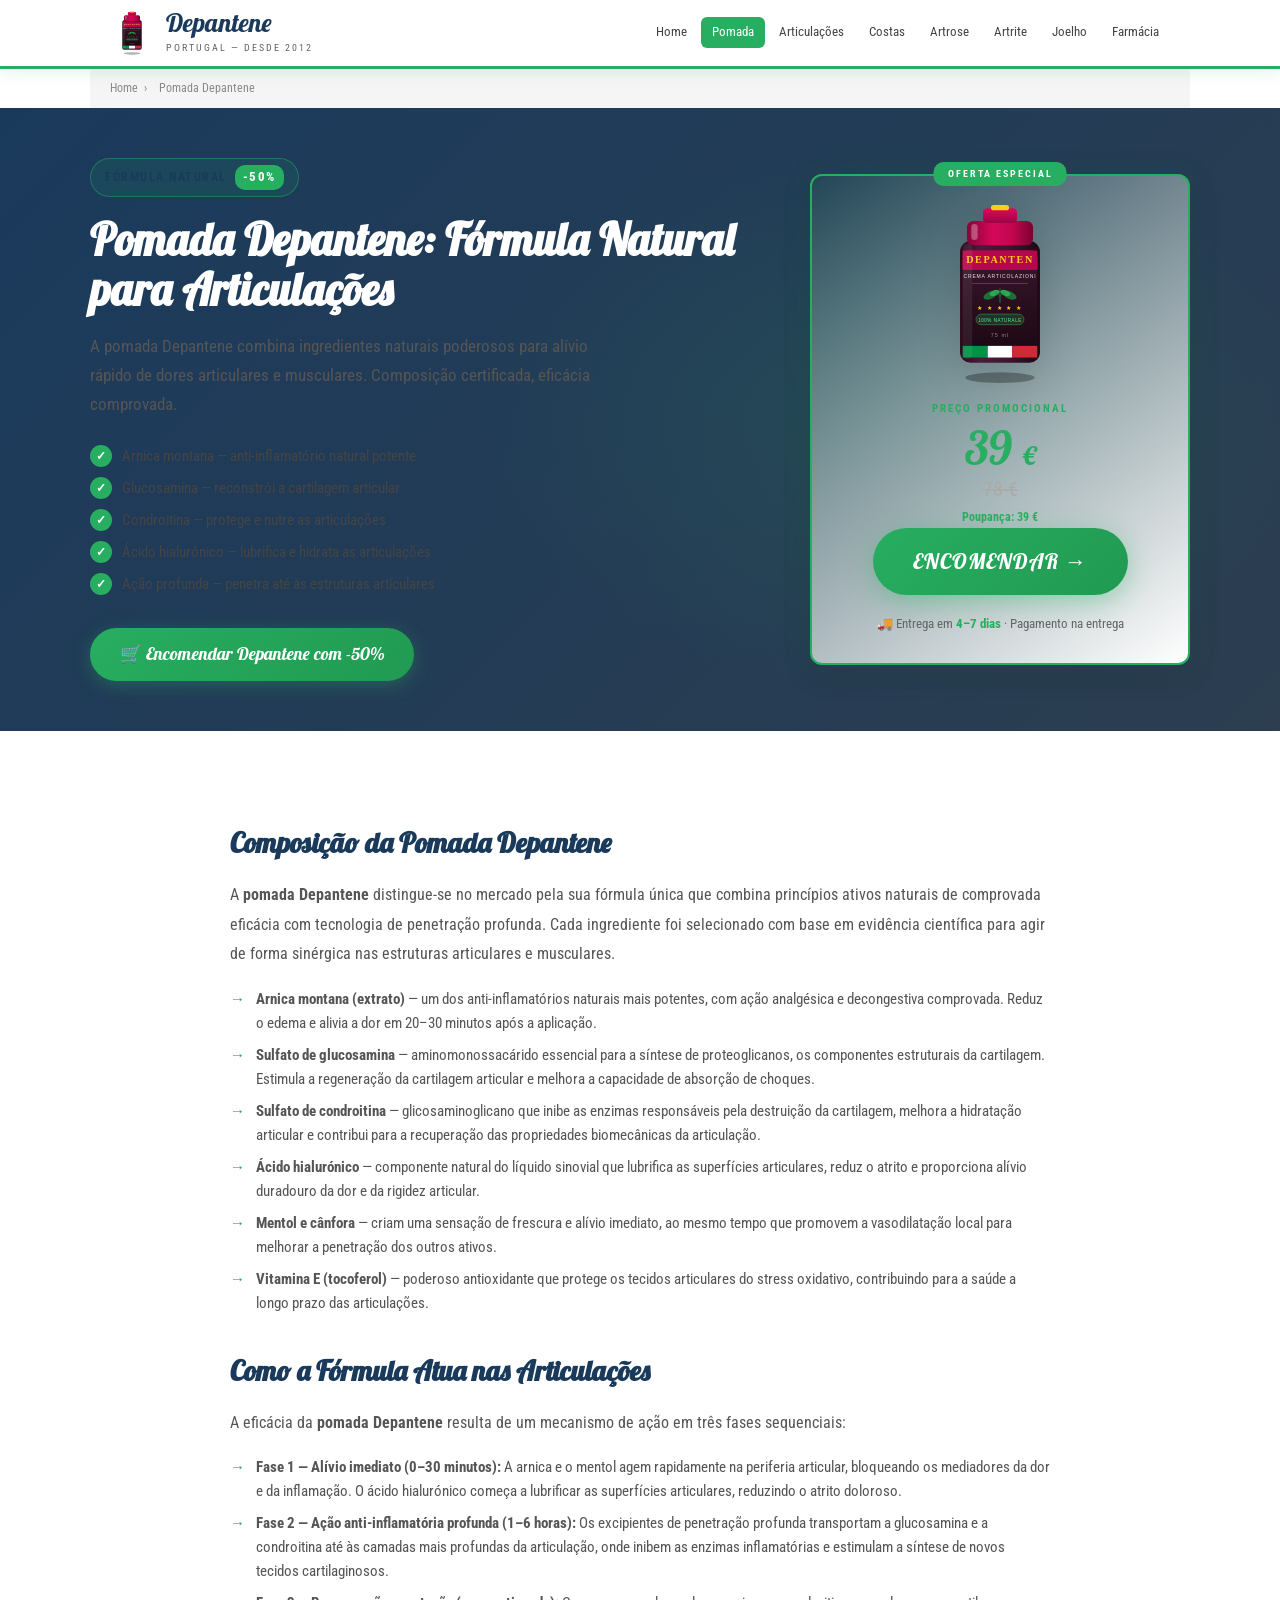
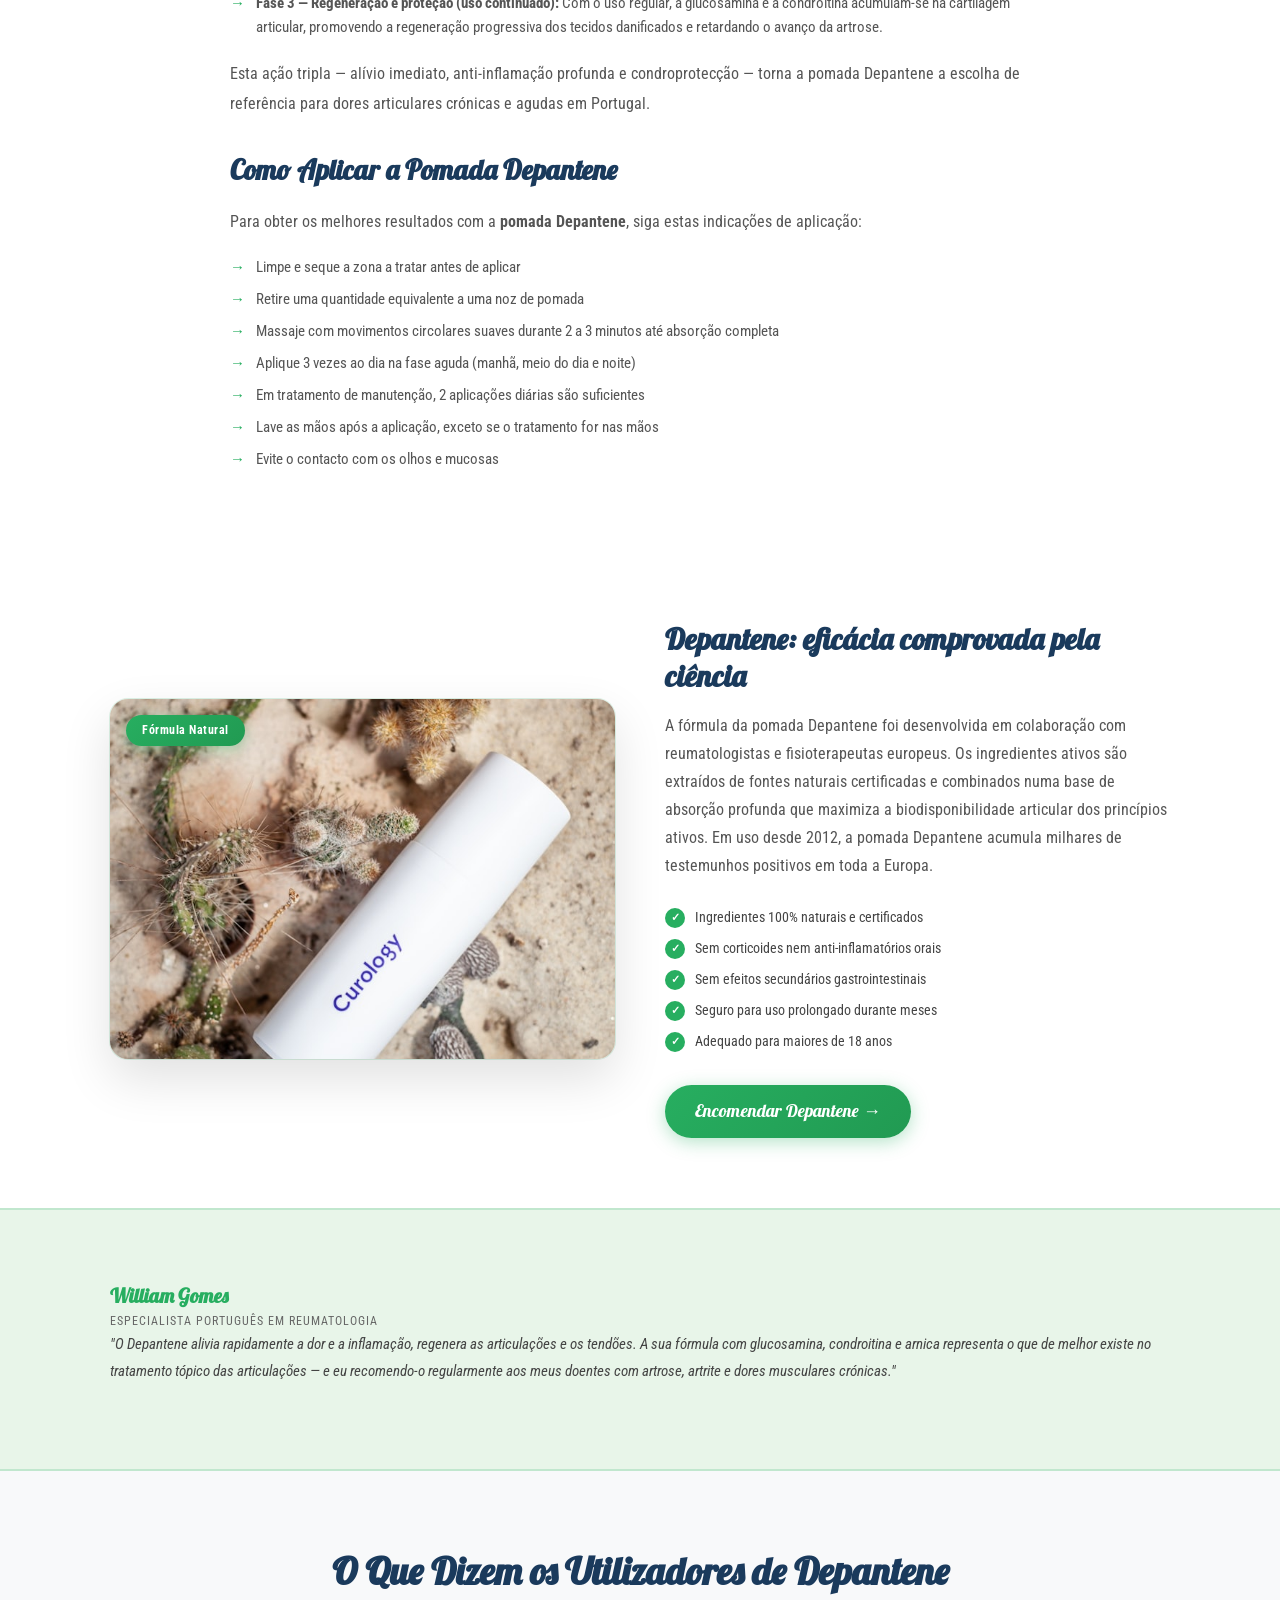
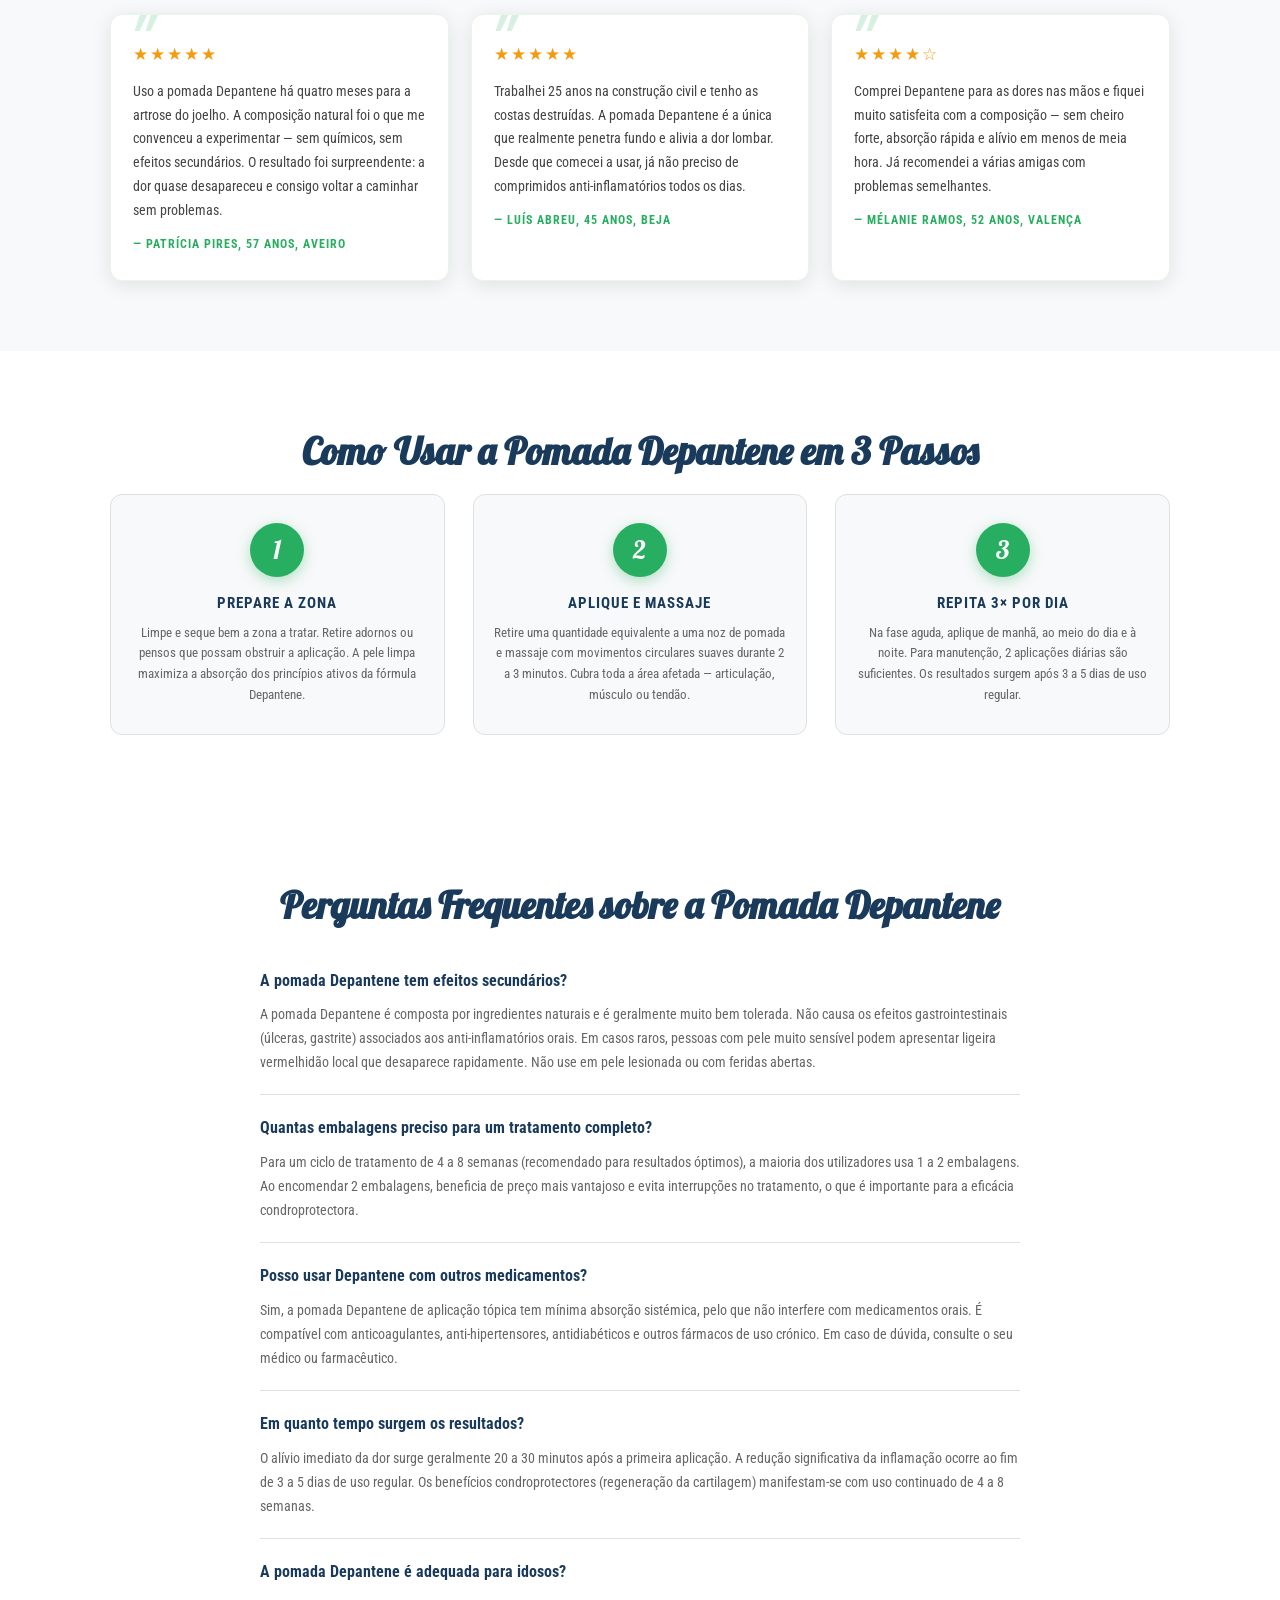
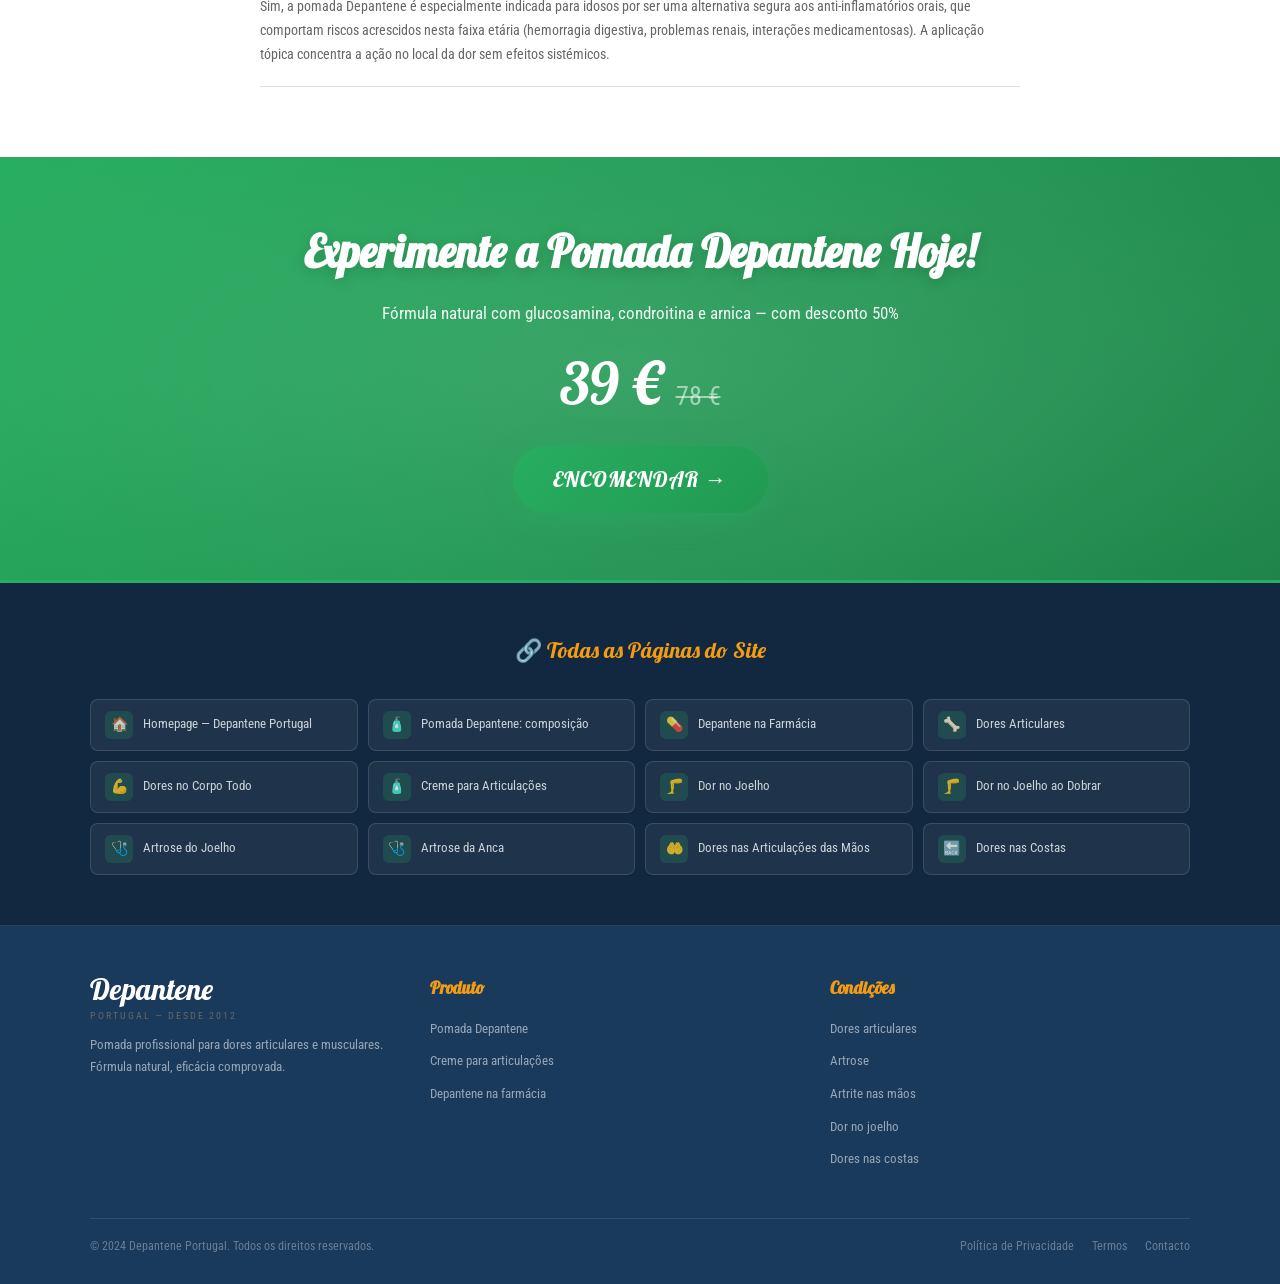
<file: pomada-depantene.html>
<!DOCTYPE html>
<html lang="pt" dir="ltr">
<head>
  <meta charset="UTF-8"/>
  <meta name="viewport" content="width=device-width, initial-scale=1.0"/>
  <title>Pomada Depantene: Composição e Benefícios | Portugal</title>
  <meta name="description" content="Conheça a composição da pomada Depantene: arnica, glucosamina, condroitina e ácido hialurónico. Alívio rápido de dores articulares e musculares. Encomende com -50%."/>
  <meta name="keywords" content="pomada depantene, depantene composição, pomada articulações, glucosamina condroitina, pomada dores musculares"/>
  <link rel="canonical" href="https://depantene.pt/pomada-depantene.html"/>
  <link rel="stylesheet" href="style.css"/>
  <link rel="icon" href="product.svg" type="image/svg+xml"/>
</head>
<body>

<header class="site-header">
  <div class="header-inner">
    <a href="index.html" class="logo">
      <img src="product.svg" alt="Depantene" class="logo-img"/>
      <div><span class="logo-text">Depantene</span><div class="logo-sub">Portugal — desde 2012</div></div>
    </a>
    <button class="nav-toggle" onclick="this.nextElementSibling.classList.toggle('open')">☰</button>
    <nav class="site-nav">
      <a href="index.html">Home</a>
      <a href="pomada-depantene.html" class="active">Pomada</a>
      <a href="dor-nas-articulacoes.html">Articulações</a>
      <a href="dores-costas.html">Costas</a>
      <a href="artrose-joelho.html">Artrose</a>
      <a href="dores-articulacoes-maos.html">Artrite</a>
      <a href="dor-no-joelho.html">Joelho</a>
      <a href="depantene-farmacia.html">Farmácia</a>
    </nav>
  </div>
</header>

<div class="breadcrumbs container">
  <a href="index.html">Home</a><span>›</span><span>Pomada Depantene</span>
</div>

<section class="hero">
  <div class="hero-inner">
    <div class="hero-content">
      <div class="hero-badge"><span>Fórmula Natural</span><span class="discount">-50%</span></div>
      <h1>Pomada Depantene: Fórmula Natural para Articulações</h1>
      <p class="hero-desc">A pomada Depantene combina ingredientes naturais poderosos para alívio rápido de dores articulares e musculares. Composição certificada, eficácia comprovada.</p>
      <ul class="hero-benefits">
        <li>Arnica montana — anti-inflamatório natural potente</li>
        <li>Glucosamina — reconstrói a cartilagem articular</li>
        <li>Condroitina — protege e nutre as articulações</li>
        <li>Ácido hialurónico — lubrifica e hidrata as articulações</li>
        <li>Ação profunda — penetra até às estruturas articulares</li>
      </ul>
      <a href="https://order.depanten.it/" class="btn-buy-sm">🛒 Encomendar Depantene com -50%</a>
    </div>
    <div class="price-card">
      <div class="product-img-wrap"><img src="product.svg" alt="Pomada Depantene composição"/></div>
      <div class="promo-label">PREÇO PROMOCIONAL</div>
      <div class="price-display">
        <div class="price-new">39 <span>€</span></div>
        <div class="price-old">78 €</div>
        <div class="price-saving">Poupança: 39 €</div>
      </div>
      <a href="https://order.depanten.it/" class="btn-buy">ENCOMENDAR →</a>
      <p class="delivery-note">🚚 Entrega em <strong>4–7 dias</strong> · Pagamento na entrega</p>
    </div>
  </div>
</section>

<section class="content-section">
  <div class="content-article">
    <h2>Composição da Pomada Depantene</h2>
    <p>A <strong>pomada Depantene</strong> distingue-se no mercado pela sua fórmula única que combina princípios ativos naturais de comprovada eficácia com tecnologia de penetração profunda. Cada ingrediente foi selecionado com base em evidência científica para agir de forma sinérgica nas estruturas articulares e musculares.</p>
    <ul>
      <li><strong>Arnica montana (extrato)</strong> — um dos anti-inflamatórios naturais mais potentes, com ação analgésica e decongestiva comprovada. Reduz o edema e alivia a dor em 20–30 minutos após a aplicação.</li>
      <li><strong>Sulfato de glucosamina</strong> — aminomonossacárido essencial para a síntese de proteoglicanos, os componentes estruturais da cartilagem. Estimula a regeneração da cartilagem articular e melhora a capacidade de absorção de choques.</li>
      <li><strong>Sulfato de condroitina</strong> — glicosaminoglicano que inibe as enzimas responsáveis pela destruição da cartilagem, melhora a hidratação articular e contribui para a recuperação das propriedades biomecânicas da articulação.</li>
      <li><strong>Ácido hialurónico</strong> — componente natural do líquido sinovial que lubrifica as superfícies articulares, reduz o atrito e proporciona alívio duradouro da dor e da rigidez articular.</li>
      <li><strong>Mentol e cânfora</strong> — criam uma sensação de frescura e alívio imediato, ao mesmo tempo que promovem a vasodilatação local para melhorar a penetração dos outros ativos.</li>
      <li><strong>Vitamina E (tocoferol)</strong> — poderoso antioxidante que protege os tecidos articulares do stress oxidativo, contribuindo para a saúde a longo prazo das articulações.</li>
    </ul>

    <h2>Como a Fórmula Atua nas Articulações</h2>
    <p>A eficácia da <strong>pomada Depantene</strong> resulta de um mecanismo de ação em três fases sequenciais:</p>
    <ul>
      <li><strong>Fase 1 — Alívio imediato (0–30 minutos):</strong> A arnica e o mentol agem rapidamente na periferia articular, bloqueando os mediadores da dor e da inflamação. O ácido hialurónico começa a lubrificar as superfícies articulares, reduzindo o atrito doloroso.</li>
      <li><strong>Fase 2 — Ação anti-inflamatória profunda (1–6 horas):</strong> Os excipientes de penetração profunda transportam a glucosamina e a condroitina até às camadas mais profundas da articulação, onde inibem as enzimas inflamatórias e estimulam a síntese de novos tecidos cartilaginosos.</li>
      <li><strong>Fase 3 — Regeneração e proteção (uso continuado):</strong> Com o uso regular, a glucosamina e a condroitina acumulam-se na cartilagem articular, promovendo a regeneração progressiva dos tecidos danificados e retardando o avanço da artrose.</li>
    </ul>
    <p>Esta ação tripla — alívio imediato, anti-inflamação profunda e condroprotecção — torna a pomada Depantene a escolha de referência para dores articulares crónicas e agudas em Portugal.</p>

    <h2>Como Aplicar a Pomada Depantene</h2>
    <p>Para obter os melhores resultados com a <strong>pomada Depantene</strong>, siga estas indicações de aplicação:</p>
    <ul>
      <li>Limpe e seque a zona a tratar antes de aplicar</li>
      <li>Retire uma quantidade equivalente a uma noz de pomada</li>
      <li>Massaje com movimentos circolares suaves durante 2 a 3 minutos até absorção completa</li>
      <li>Aplique 3 vezes ao dia na fase aguda (manhã, meio do dia e noite)</li>
      <li>Em tratamento de manutenção, 2 aplicações diárias são suficientes</li>
      <li>Lave as mãos após a aplicação, exceto se o tratamento for nas mãos</li>
      <li>Evite o contacto com os olhos e mucosas</li>
    </ul>
  </div>
</section>

<section class="photo-content-section">
  <div class="container">
    <div class="photo-content-grid photo-content-grid--reverse">
      <div class="photo-content-text">
        <h2>Depantene: eficácia comprovada pela ciência</h2>
        <p>A fórmula da pomada Depantene foi desenvolvida em colaboração com reumatologistas e fisioterapeutas europeus. Os ingredientes ativos são extraídos de fontes naturais certificadas e combinados numa base de absorção profunda que maximiza a biodisponibilidade articular dos princípios ativos. Em uso desde 2012, a pomada Depantene acumula milhares de testemunhos positivos em toda a Europa.</p>
        <ul class="photo-check-list">
          <li>Ingredientes 100% naturais e certificados</li>
          <li>Sem corticoides nem anti-inflamatórios orais</li>
          <li>Sem efeitos secundários gastrointestinais</li>
          <li>Seguro para uso prolongado durante meses</li>
          <li>Adequado para maiores de 18 anos</li>
        </ul>
        <a href="https://order.depanten.it/" class="btn-buy-sm">Encomendar Depantene →</a>
      </div>
      <div class="photo-content-img">
        <img src="photos/pomada.jpg" alt="Pomada Depantene composição natural"/>
        <div class="photo-content-badge">Fórmula Natural</div>
      </div>
    </div>
  </div>
</section>

<section class="expert-section">
  <div class="container">
    <div class="expert-card">
      <div class="expert-info">
        <h2 class="expert-name">William Gomes</h2>
        <div class="expert-title">Especialista Português em Reumatologia</div>
        <blockquote class="expert-quote">"O Depantene alivia rapidamente a dor e a inflamação, regenera as articulações e os tendões. A sua fórmula com glucosamina, condroitina e arnica representa o que de melhor existe no tratamento tópico das articulações — e eu recomendo-o regularmente aos meus doentes com artrose, artrite e dores musculares crónicas."</blockquote>
      </div>
    </div>
  </div>
</section>

<section class="testimonials-section">
  <div class="container">
    <h2 class="section-title">O Que Dizem os Utilizadores de Depantene</h2>
    <div class="testimonials-grid">
      <div class="testimonial-card">
        <div class="stars">★★★★★</div>
        <p>Uso a pomada Depantene há quatro meses para a artrose do joelho. A composição natural foi o que me convenceu a experimentar — sem químicos, sem efeitos secundários. O resultado foi surpreendente: a dor quase desapareceu e consigo voltar a caminhar sem problemas.</p>
        <div class="testimonial-author">— Patrícia Pires, 57 anos, Aveiro</div>
      </div>
      <div class="testimonial-card">
        <div class="stars">★★★★★</div>
        <p>Trabalhei 25 anos na construção civil e tenho as costas destruídas. A pomada Depantene é a única que realmente penetra fundo e alivia a dor lombar. Desde que comecei a usar, já não preciso de comprimidos anti-inflamatórios todos os dias.</p>
        <div class="testimonial-author">— Luís Abreu, 45 anos, Beja</div>
      </div>
      <div class="testimonial-card">
        <div class="stars">★★★★☆</div>
        <p>Comprei Depantene para as dores nas mãos e fiquei muito satisfeita com a composição — sem cheiro forte, absorção rápida e alívio em menos de meia hora. Já recomendei a várias amigas com problemas semelhantes.</p>
        <div class="testimonial-author">— Mélanie Ramos, 52 anos, Valença</div>
      </div>
    </div>
  </div>
</section>

<section class="howto-section">
  <div class="container">
    <h2 class="section-title">Como Usar a Pomada Depantene em 3 Passos</h2>
    <div class="steps-grid">
      <div class="step-item">
        <div class="step-number">1</div>
        <h3>Prepare a Zona</h3>
        <p>Limpe e seque bem a zona a tratar. Retire adornos ou pensos que possam obstruir a aplicação. A pele limpa maximiza a absorção dos princípios ativos da fórmula Depantene.</p>
      </div>
      <div class="step-item">
        <div class="step-number">2</div>
        <h3>Aplique e Massaje</h3>
        <p>Retire uma quantidade equivalente a uma noz de pomada e massaje com movimentos circulares suaves durante 2 a 3 minutos. Cubra toda a área afetada — articulação, músculo ou tendão.</p>
      </div>
      <div class="step-item">
        <div class="step-number">3</div>
        <h3>Repita 3× por Dia</h3>
        <p>Na fase aguda, aplique de manhã, ao meio do dia e à noite. Para manutenção, 2 aplicações diárias são suficientes. Os resultados surgem após 3 a 5 dias de uso regular.</p>
      </div>
    </div>
  </div>
</section>

<section class="faq-section">
  <div class="container">
    <h2 class="section-title">Perguntas Frequentes sobre a Pomada Depantene</h2>
    <div class="faq-list">
      <div class="faq-item">
        <h3>A pomada Depantene tem efeitos secundários?</h3>
        <p>A pomada Depantene é composta por ingredientes naturais e é geralmente muito bem tolerada. Não causa os efeitos gastrointestinais (úlceras, gastrite) associados aos anti-inflamatórios orais. Em casos raros, pessoas com pele muito sensível podem apresentar ligeira vermelhidão local que desaparece rapidamente. Não use em pele lesionada ou com feridas abertas.</p>
      </div>
      <div class="faq-item">
        <h3>Quantas embalagens preciso para um tratamento completo?</h3>
        <p>Para um ciclo de tratamento de 4 a 8 semanas (recomendado para resultados óptimos), a maioria dos utilizadores usa 1 a 2 embalagens. Ao encomendar 2 embalagens, beneficia de preço mais vantajoso e evita interrupções no tratamento, o que é importante para a eficácia condroprotectora.</p>
      </div>
      <div class="faq-item">
        <h3>Posso usar Depantene com outros medicamentos?</h3>
        <p>Sim, a pomada Depantene de aplicação tópica tem mínima absorção sistémica, pelo que não interfere com medicamentos orais. É compatível com anticoagulantes, anti-hipertensores, antidiabéticos e outros fármacos de uso crónico. Em caso de dúvida, consulte o seu médico ou farmacêutico.</p>
      </div>
      <div class="faq-item">
        <h3>Em quanto tempo surgem os resultados?</h3>
        <p>O alívio imediato da dor surge geralmente 20 a 30 minutos após a primeira aplicação. A redução significativa da inflamação ocorre ao fim de 3 a 5 dias de uso regular. Os benefícios condroprotectores (regeneração da cartilagem) manifestam-se com uso continuado de 4 a 8 semanas.</p>
      </div>
      <div class="faq-item">
        <h3>A pomada Depantene é adequada para idosos?</h3>
        <p>Sim, a pomada Depantene é especialmente indicada para idosos por ser uma alternativa segura aos anti-inflamatórios orais, que comportam riscos acrescidos nesta faixa etária (hemorragia digestiva, problemas renais, interações medicamentosas). A aplicação tópica concentra a ação no local da dor sem efeitos sistémicos.</p>
      </div>
    </div>
  </div>
</section>

<section class="cta-section">
  <h2>Experimente a Pomada Depantene Hoje!</h2>
  <p class="subtitle">Fórmula natural com glucosamina, condroitina e arnica — com desconto 50%</p>
  <div class="cta-price-row">
    <span class="cta-price-new">39 €</span>
    <span class="cta-price-old">78 €</span>
  </div>
  <a href="https://order.depanten.it/" class="btn-buy" style="max-width:400px;display:inline-block;">ENCOMENDAR →</a>
</section>

<footer class="site-footer">

  <div class="footer-pages">
    <div class="footer-pages-title">🔗 Todas as Páginas do Site</div>
    <div class="pages-nav-grid">
      <a href="index.html"><span class="pg-icon">🏠</span>Homepage — Depantene Portugal</a>
      <a href="pomada-depantene.html"><span class="pg-icon">🧴</span>Pomada Depantene: composição</a>
      <a href="depantene-farmacia.html"><span class="pg-icon">💊</span>Depantene na Farmácia</a>
      <a href="dor-nas-articulacoes.html"><span class="pg-icon">🦴</span>Dores Articulares</a>
      <a href="dores-no-corpo.html"><span class="pg-icon">💪</span>Dores no Corpo Todo</a>
      <a href="creme-articulacoes.html"><span class="pg-icon">🧴</span>Creme para Articulações</a>
      <a href="dor-no-joelho.html"><span class="pg-icon">🦵</span>Dor no Joelho</a>
      <a href="dor-joelho-dobrar.html"><span class="pg-icon">🦵</span>Dor no Joelho ao Dobrar</a>
      <a href="artrose-joelho.html"><span class="pg-icon">🩺</span>Artrose do Joelho</a>
      <a href="artrose-anca.html"><span class="pg-icon">🩺</span>Artrose da Anca</a>
      <a href="dores-articulacoes-maos.html"><span class="pg-icon">🤲</span>Dores nas Articulações das Mãos</a>
      <a href="dores-costas.html"><span class="pg-icon">🔙</span>Dores nas Costas</a>
    </div>
  </div>

  <div class="footer-main">
    <div class="footer-inner">
      <div class="footer-top">
        <div class="footer-brand">
          <span class="logo-text">Depantene</span>
          <div class="logo-sub">Portugal — desde 2012</div>
          <p>Pomada profissional para dores articulares e musculares. Fórmula natural, eficácia comprovada.</p>
        </div>
        <div class="footer-col">
          <h4>Produto</h4>
          <ul>
            <li><a href="pomada-depantene.html">Pomada Depantene</a></li>
            <li><a href="creme-articulacoes.html">Creme para articulações</a></li>
            <li><a href="depantene-farmacia.html">Depantene na farmácia</a></li>
          </ul>
        </div>
        <div class="footer-col">
          <h4>Condições</h4>
          <ul>
            <li><a href="dor-nas-articulacoes.html">Dores articulares</a></li>
            <li><a href="artrose-joelho.html">Artrose</a></li>
            <li><a href="dores-articulacoes-maos.html">Artrite nas mãos</a></li>
            <li><a href="dor-no-joelho.html">Dor no joelho</a></li>
            <li><a href="dores-costas.html">Dores nas costas</a></li>
          </ul>
        </div>
      </div>
      <div class="footer-bottom">
        <p>© 2024 Depantene Portugal. Todos os direitos reservados.</p>
        <div class="footer-links">
          <a href="privacidade.html">Política de Privacidade</a>
          <a href="termos.html">Termos</a>
          <a href="contacto.html">Contacto</a>
        </div>
      </div>
    </div>
  </div>

</footer>

</body>
</html>
</file>
<file: style.css>
/* ============================================================
   DEPANTENE PORTUGAL — Main Stylesheet v2 (Light/Green Theme)
   ============================================================ */

@import url('https://fonts.googleapis.com/css2?family=Lobster&family=Roboto+Condensed:wght@300;400;700&display=swap');

*, *::before, *::after { box-sizing: border-box; margin: 0; padding: 0; }
html { scroll-behavior: smooth; }
body {
  font-family: 'Roboto Condensed', Georgia, serif;
  background: #ffffff;
  color: #333333;
  line-height: 1.6;
  min-height: 100vh;
}
img { max-width: 100%; display: block; }
a { color: inherit; text-decoration: none; }
ul { list-style: none; }

:root {
  --bg:          #ffffff;
  --bg-light:    #f8f9fa;
  --bg-section:  #f0f7f0;
  --green:       #27ae60;
  --green-h:     #219a52;
  --green-light: #e8f5e9;
  --navy:        #1a3a5c;
  --navy-d:      #122840;
  --text:        #333333;
  --text-muted:  #666666;
  --gold:        #f39c12;
  --gold-d:      #e67e22;
  --white:       #ffffff;
  --shadow:      0 4px 20px rgba(0,0,0,0.10);
  --shadow-md:   0 8px 32px rgba(0,0,0,0.12);
  --radius:      12px;
  --max-w:       1100px;
}

.container { max-width: var(--max-w); margin: 0 auto; padding: 0 20px; }

/* ============================================================
   HEADER
   ============================================================ */
.site-header {
  background: #ffffff;
  border-bottom: 3px solid var(--green);
  position: sticky; top: 0; z-index: 100;
  backdrop-filter: blur(10px);
  box-shadow: 0 2px 16px rgba(39,174,96,0.15);
}
.header-inner {
  display: flex; align-items: center; justify-content: space-between;
  padding: 10px 20px; max-width: var(--max-w); margin: 0 auto; gap: 16px;
}
.logo { display: flex; align-items: center; gap: 12px; flex-shrink: 0; }
.logo-img { width: 44px; height: 44px; }
.logo-text {
  font-family: 'Lobster', serif;
  font-size: 26px;
  color: var(--navy);
  line-height: 1;
  text-shadow: none;
}
.logo-sub { font-size: 10px; color: var(--text-muted); letter-spacing: 2px; text-transform: uppercase; }

.site-nav { display: flex; flex-wrap: wrap; gap: 3px; justify-content: flex-end; }
.site-nav a {
  font-size: 13px; color: #444444;
  padding: 5px 11px; border-radius: 6px; transition: all 0.2s;
}
.site-nav a:hover, .site-nav a.active {
  background: var(--green); color: #fff;
}
.nav-toggle {
  display: none; background: none; border: 1px solid var(--green);
  color: var(--green); font-size: 22px; padding: 6px 10px; border-radius: 6px; cursor: pointer;
}

/* ============================================================
   PRODUCT SHOWCASE — TOP BANNER
   ============================================================ */
.product-showcase {
  background: linear-gradient(135deg, #e8f5e9 0%, #ffffff 50%, #e3f2fd 100%);
  padding: 0;
  overflow: hidden;
  position: relative;
}

.product-showcase::before {
  content: '';
  position: absolute; inset: 0;
  background:
    radial-gradient(ellipse 80% 60% at 30% 50%, rgba(39,174,96,0.10) 0%, transparent 60%),
    radial-gradient(ellipse 50% 70% at 75% 40%, rgba(26,58,92,0.06) 0%, transparent 55%);
  pointer-events: none;
}

.product-showcase::after {
  content: '';
  position: absolute;
  width: 600px; height: 600px;
  border-radius: 50%;
  border: 1px solid rgba(39,174,96,0.12);
  top: 50%; left: 55%;
  transform: translate(-50%, -50%);
  pointer-events: none;
}

.showcase-inner {
  max-width: var(--max-w);
  margin: 0 auto;
  display: grid;
  grid-template-columns: 320px 1fr;
  gap: 0;
  align-items: center;
  position: relative;
  z-index: 1;
  min-height: 520px;
}

.showcase-product {
  display: flex;
  flex-direction: column;
  align-items: center;
  justify-content: flex-end;
  padding: 0 20px;
  position: relative;
  height: 520px;
}

.product-glow {
  position: absolute;
  width: 260px; height: 260px;
  background: radial-gradient(circle, rgba(39,174,96,0.25) 0%, transparent 70%);
  bottom: 60px; left: 50%; transform: translateX(-50%);
  filter: blur(30px);
  pointer-events: none;
}

.product-glow-gold {
  position: absolute;
  width: 180px; height: 180px;
  background: radial-gradient(circle, rgba(243,156,18,0.18) 0%, transparent 70%);
  top: 60px; left: 50%; transform: translateX(-50%);
  filter: blur(25px);
  pointer-events: none;
}

.showcase-product img {
  width: 220px;
  height: auto;
  filter: drop-shadow(0 20px 40px rgba(39,174,96,0.30)) drop-shadow(0 0 20px rgba(26,58,92,0.12));
  position: relative;
  z-index: 2;
  animation: floatProduct 4s ease-in-out infinite;
}

@keyframes floatProduct {
  0%, 100% { transform: translateY(0px); }
  50% { transform: translateY(-12px); }
}

.product-badge {
  background: linear-gradient(135deg, var(--green), var(--green-h));
  color: #ffffff;
  font-family: 'Lobster', serif;
  font-size: 22px;
  padding: 8px 24px;
  border-radius: 30px;
  margin-top: 20px;
  margin-bottom: 20px;
  text-align: center;
  box-shadow: 0 4px 20px rgba(39,174,96,0.35);
  position: relative;
  z-index: 2;
  white-space: nowrap;
}

.showcase-content {
  padding: 50px 40px 50px 20px;
}

.hero-badge {
  display: inline-flex; align-items: center; gap: 8px;
  background: rgba(39,174,96,0.12);
  border: 1px solid rgba(39,174,96,0.45);
  color: var(--navy); font-size: 12px; font-weight: 700;
  letter-spacing: 1.5px; text-transform: uppercase;
  padding: 6px 14px; border-radius: 20px; margin-bottom: 18px;
}
.hero-badge .discount {
  background: var(--green); color: #fff;
  padding: 2px 8px; border-radius: 10px; font-size: 13px;
}

.showcase-content h1 {
  font-family: 'Lobster', serif;
  font-size: clamp(28px, 3.5vw, 46px);
  color: var(--navy);
  line-height: 1.15;
  margin-bottom: 16px;
  text-shadow: none;
}

.hero-desc {
  font-size: 17px;
  color: #555555;
  margin-bottom: 22px;
  line-height: 1.7;
  max-width: 520px;
}

.hero-benefits { margin-bottom: 28px; }
.hero-benefits li {
  display: flex; align-items: center; gap: 10px;
  font-size: 15px; color: #444444; padding: 4px 0;
}
.hero-benefits li::before {
  content: '✓';
  width: 22px; height: 22px;
  background: var(--green); border-radius: 50%;
  display: flex; align-items: center; justify-content: center;
  font-size: 12px; font-weight: 700; flex-shrink: 0;
  color: #fff;
  text-align: center; line-height: 22px;
}

/* PRICE WIDGET */
.price-widget {
  display: inline-flex;
  align-items: center;
  gap: 20px;
  background: rgba(39,174,96,0.08);
  border: 1px solid rgba(39,174,96,0.30);
  border-radius: var(--radius);
  padding: 16px 24px;
  margin-bottom: 24px;
}

.price-new {
  font-family: 'Lobster', serif;
  font-size: 52px;
  color: var(--green);
  line-height: 1;
}
.price-new span { font-size: 26px; }
.price-old {
  font-size: 22px;
  color: #aaaaaa;
  text-decoration: line-through;
}
.price-saving {
  font-size: 12px;
  color: var(--green);
  font-weight: 700;
  margin-top: 3px;
}

/* ============================================================
   CTA BUTTONS
   ============================================================ */
.btn-buy {
  display: inline-block;
  background: linear-gradient(135deg, var(--green) 0%, var(--green-h) 100%);
  color: #fff;
  font-family: 'Lobster', serif;
  font-size: 22px;
  letter-spacing: 1px;
  padding: 16px 40px;
  border-radius: 50px;
  border: none;
  cursor: pointer;
  text-align: center;
  transition: all 0.3s;
  box-shadow: 0 6px 28px rgba(39,174,96,0.40);
  text-decoration: none;
  position: relative;
  overflow: hidden;
}
.btn-buy::after {
  content: '';
  position: absolute; top: 0; left: -100%;
  width: 100%; height: 100%;
  background: linear-gradient(90deg, transparent, rgba(255,255,255,0.18), transparent);
  transition: left 0.5s;
}
.btn-buy:hover { transform: translateY(-3px); box-shadow: 0 12px 36px rgba(39,174,96,0.55); background: linear-gradient(135deg, var(--green-h) 0%, #1a7a42 100%); }
.btn-buy:hover::after { left: 100%; }

.btn-buy-sm {
  display: inline-block;
  background: linear-gradient(135deg, var(--green), var(--green-h));
  color: #fff;
  font-family: 'Lobster', serif;
  font-size: 18px;
  padding: 12px 30px;
  border-radius: 40px;
  transition: all 0.3s;
  box-shadow: 0 4px 18px rgba(39,174,96,0.35);
}
.btn-buy-sm:hover { transform: translateY(-2px); box-shadow: 0 8px 28px rgba(39,174,96,0.50); background: linear-gradient(135deg, var(--green-h), #1a7a42); }

.delivery-note { font-size: 13px; color: var(--text-muted); margin-top: 12px; }
.delivery-note strong { color: var(--green); }

/* Old price card (used on inner pages) */
.price-card {
  background: linear-gradient(145deg, rgba(39,174,96,0.08), #ffffff);
  border: 2px solid var(--green);
  border-radius: var(--radius);
  padding: 28px 22px;
  text-align: center;
  box-shadow: var(--shadow-md), 0 0 30px rgba(39,174,96,0.10);
  position: relative;
}
.price-card::before {
  content: 'OFERTA ESPECIAL';
  position: absolute; top: -14px; left: 50%; transform: translateX(-50%);
  background: var(--green); color: #fff;
  font-size: 10px; font-weight: 700; letter-spacing: 2px;
  padding: 4px 14px; border-radius: 10px; white-space: nowrap;
}
.product-img-wrap {
  margin: 0 auto 16px;
  width: 160px; height: 180px;
  display: flex; align-items: center; justify-content: center;
}
.product-img-wrap img, .product-img-wrap svg {
  width: 100%; height: 100%; object-fit: contain;
  filter: drop-shadow(0 8px 20px rgba(0,0,0,0.15));
}
.promo-label { font-size: 11px; font-weight: 700; letter-spacing: 2px; text-transform: uppercase; color: var(--green); margin-bottom: 8px; }
.price-display .price-new { font-size: 46px; }
.price-display .price-old { font-size: 20px; color: #aaaaaa; text-decoration: line-through; margin-top: 2px; }
.price-display .price-saving { font-size: 12px; color: var(--green); font-weight: 700; }

/* Inner page hero */
.hero {
  background: linear-gradient(135deg, #1a3a5c 0%, #2c3e50 100%);
  padding: 50px 20px;
  overflow: hidden;
  position: relative;
}
.hero::before {
  content: '';
  position: absolute; inset: 0;
  background: radial-gradient(ellipse 600px 400px at 70% 50%, rgba(39,174,96,0.12), transparent 70%);
  pointer-events: none;
}
.hero-inner {
  max-width: var(--max-w); margin: 0 auto;
  display: grid; grid-template-columns: 1fr 380px;
  gap: 40px; align-items: center; position: relative; z-index: 1;
}
.hero h1 {
  font-family: 'Lobster', serif;
  font-size: clamp(26px, 3.5vw, 44px);
  color: #ffffff; line-height: 1.15; margin-bottom: 16px;
}

/* ============================================================
   SECTIONS
   ============================================================ */
section { padding: 70px 20px; }

.section-title {
  font-family: 'Lobster', serif;
  font-size: clamp(24px, 3.5vw, 38px);
  color: var(--navy); text-align: center;
  margin-bottom: 12px;
  text-shadow: none;
}
.section-sub {
  text-align: center; color: var(--text-muted);
  font-size: 16px; margin-bottom: 48px;
  max-width: 680px; margin-left: auto; margin-right: auto;
}

/* ============================================================
   BEFORE/AFTER RESULT SECTION
   ============================================================ */
.result-section {
  background: var(--bg-light);
  padding: 70px 20px;
  text-align: center;
}
.result-photos-grid {
  display: grid;
  grid-template-columns: 1fr auto 1fr;
  gap: 0;
  align-items: center;
  margin-top: 40px;
  border-radius: 20px;
  overflow: hidden;
  box-shadow: 0 20px 60px rgba(0,0,0,0.12);
}
.result-photo-wrap {
  position: relative;
  height: 380px;
  overflow: hidden;
}
.result-photo-wrap img {
  width: 100%;
  height: 100%;
  object-fit: cover;
  display: block;
}
.result-photo-overlay {
  position: absolute;
  inset: 0;
  display: flex;
  flex-direction: column;
  align-items: center;
  justify-content: flex-end;
  padding: 24px;
  gap: 10px;
}
.before-overlay {
  background: linear-gradient(to top, rgba(180,60,60,0.70) 0%, transparent 60%);
}
.after-overlay {
  background: linear-gradient(to top, rgba(0,120,60,0.70) 0%, transparent 60%);
}
.result-label-pill {
  font-size: 11px;
  font-weight: 700;
  letter-spacing: 3px;
  padding: 5px 16px;
  border-radius: 20px;
}
.before-pill { background: #e74c3c; color: #fff; }
.after-pill  { background: var(--green); color: #fff; }
.result-photo-overlay p {
  font-size: 15px;
  font-weight: 700;
  color: #fff;
  text-shadow: 0 2px 8px rgba(0,0,0,0.5);
  margin: 0;
}
.result-vs {
  width: 56px;
  background: var(--gold);
  color: #fff;
  font-size: 18px;
  font-weight: 900;
  display: flex;
  align-items: center;
  justify-content: center;
  align-self: stretch;
  letter-spacing: 1px;
  z-index: 1;
}

/* Result photo cards (alternate layout) */
.result-photo-card {
  background: #ffffff;
  border-radius: var(--radius);
  box-shadow: var(--shadow);
  overflow: hidden;
  transition: transform 0.3s, box-shadow 0.3s;
}
.result-photo-card:hover {
  transform: translateY(-4px);
  box-shadow: var(--shadow-md);
}

/* ============================================================
   PAIN ZONES GALLERY
   ============================================================ */
.painzones-section {
  background: var(--bg-light);
  padding: 70px 20px;
}
.painzones-grid {
  display: grid;
  grid-template-columns: repeat(4, 1fr);
  gap: 20px;
  margin-top: 40px;
}
.painzone-card {
  background: #ffffff;
  border: 1px solid #e0e0e0;
  border-radius: 16px;
  padding: 20px 16px 24px;
  text-align: center;
  transition: all 0.3s;
  position: relative;
  overflow: hidden;
  box-shadow: var(--shadow);
}
.painzone-card::before {
  content: '';
  position: absolute; inset: 0;
  background: radial-gradient(ellipse 80% 60% at 50% 30%, rgba(39,174,96,0.05), transparent 70%);
  pointer-events: none;
}
.painzone-card:hover {
  border-color: var(--green);
  transform: translateY(-6px);
  box-shadow: 0 16px 40px rgba(39,174,96,0.18);
}
.painzone-photo {
  width: 100%;
  height: 180px;
  border-radius: 10px;
  overflow: hidden;
  margin-bottom: 16px;
}
.painzone-photo img {
  width: 100%;
  height: 100%;
  object-fit: cover;
  display: block;
  transition: transform 0.4s;
}
.painzone-card:hover .painzone-photo img {
  transform: scale(1.07);
}
.painzone-card h3 {
  font-family: 'Lobster', serif;
  font-size: 22px;
  color: var(--navy);
  margin-bottom: 8px;
}
.painzone-card p {
  font-size: 13px;
  color: var(--text-muted);
  line-height: 1.6;
  margin-bottom: 16px;
}
.zone-link {
  display: inline-block;
  color: var(--green);
  font-size: 13px;
  font-weight: 700;
  letter-spacing: 0.5px;
  border-bottom: 1px solid rgba(39,174,96,0.40);
  padding-bottom: 2px;
  transition: all 0.2s;
}
.zone-link:hover {
  color: var(--green-h);
  border-color: var(--green-h);
}

/* About */
.about-section { background: var(--bg-light); }
.about-grid { display: grid; grid-template-columns: 1fr 1fr; gap: 40px; align-items: center; max-width: var(--max-w); margin: 0 auto; }
.about-text p { font-size: 16px; line-height: 1.85; color: #555555; margin-bottom: 14px; }
.about-img { display: flex; justify-content: center; }
.about-img img { max-width: 260px; filter: drop-shadow(0 12px 30px rgba(39,174,96,0.20)); }

/* Benefits */
.benefits-section { background: #ffffff; }
.benefits-grid { display: grid; grid-template-columns: repeat(auto-fit, minmax(190px,1fr)); gap: 20px; max-width: var(--max-w); margin: 0 auto; }
.benefit-card {
  background: #ffffff;
  border: 1px solid #e8f5e9;
  border-radius: var(--radius);
  padding: 28px 18px; text-align: center;
  transition: all 0.3s;
  box-shadow: var(--shadow);
}
.benefit-card:hover { transform: translateY(-5px); border-color: var(--green); box-shadow: 0 14px 35px rgba(39,174,96,0.15); }
.benefit-icon { font-size: 38px; margin-bottom: 14px; display: block; }
.benefit-card h3 { font-size: 14px; font-weight: 700; letter-spacing: 1px; text-transform: uppercase; color: var(--navy); margin-bottom: 8px; }
.benefit-card p { font-size: 13px; color: var(--text-muted); line-height: 1.6; }

/* Ingredients */
.ingredients-section { background: var(--bg-section); }
.ingredients-grid { display: grid; grid-template-columns: repeat(auto-fit, minmax(210px,1fr)); gap: 16px; max-width: var(--max-w); margin: 0 auto; }
.ingredient-item {
  display: flex; gap: 14px; align-items: flex-start;
  background: #ffffff;
  border-left: 3px solid var(--green);
  padding: 16px; border-radius: 0 var(--radius) var(--radius) 0;
  box-shadow: var(--shadow);
}
.ingredient-icon { font-size: 26px; flex-shrink: 0; }
.ingredient-item h4 { font-size: 14px; font-weight: 700; color: var(--navy); margin-bottom: 4px; }
.ingredient-item p { font-size: 12px; color: var(--text-muted); }

/* Testimonials */
.testimonials-section { background: var(--bg-light); }
.testimonials-grid { display: grid; grid-template-columns: repeat(auto-fit, minmax(270px,1fr)); gap: 22px; max-width: var(--max-w); margin: 0 auto; }
.testimonial-card {
  background: #ffffff;
  border-radius: var(--radius); padding: 26px 22px; color: var(--text);
  box-shadow: var(--shadow); position: relative;
  border: 1px solid #e8f5e9;
}
.testimonial-card::before {
  content: '"';
  position: absolute; top: -8px; left: 18px;
  font-family: 'Lobster', serif; font-size: 70px;
  color: var(--green); opacity: 0.18; line-height: 1;
}
.stars { color: var(--gold); font-size: 17px; margin-bottom: 12px; letter-spacing: 2px; }
.testimonial-card p { font-size: 14px; line-height: 1.7; color: #444444; margin-bottom: 12px; }
.testimonial-author { font-size: 12px; font-weight: 700; color: var(--green); text-transform: uppercase; letter-spacing: 1px; }

/* Expert */
.expert-section { background: var(--green-light); padding: 70px 20px; border-top: 2px solid rgba(39,174,96,0.20); border-bottom: 2px solid rgba(39,174,96,0.20); }
.expert-box {
  max-width: 780px; margin: 0 auto;
  background: #ffffff;
  border: 1px solid rgba(39,174,96,0.30);
  border-radius: var(--radius); padding: 38px;
  display: flex; gap: 28px; align-items: flex-start;
  box-shadow: var(--shadow-md);
}
.expert-avatar {
  width: 86px; height: 86px; border-radius: 50%;
  background: linear-gradient(135deg, var(--green), var(--navy));
  flex-shrink: 0; display: flex; align-items: center; justify-content: center;
  font-size: 34px; border: 3px solid var(--green);
}
.expert-quote { font-size: 15px; font-style: italic; line-height: 1.8; color: #444444; margin-bottom: 14px; }
.expert-name { font-family: 'Lobster', serif; font-size: 20px; color: var(--green); }
.expert-title { font-size: 12px; color: var(--text-muted); text-transform: uppercase; letter-spacing: 1px; }

/* How to use */
.howto-section { background: #ffffff; }
.steps-grid { display: grid; grid-template-columns: repeat(auto-fit, minmax(200px,1fr)); gap: 28px; max-width: var(--max-w); margin: 0 auto; }
.step-item {
  text-align: center; padding: 28px 18px;
  background: var(--bg-light);
  border-radius: var(--radius);
  border: 1px solid #e0e0e0;
  transition: all 0.3s;
}
.step-item:hover { border-color: var(--green); box-shadow: var(--shadow); transform: translateY(-3px); }
.step-number {
  width: 54px; height: 54px;
  background: var(--green);
  border-radius: 50%;
  display: flex; align-items: center; justify-content: center;
  font-family: 'Lobster', serif; font-size: 26px; color: #fff;
  margin: 0 auto 14px;
  box-shadow: 0 4px 14px rgba(39,174,96,0.35);
}
.step-item h3 { font-size: 15px; font-weight: 700; color: var(--navy); margin-bottom: 8px; text-transform: uppercase; letter-spacing: 1px; }
.step-item p { font-size: 13px; color: var(--text-muted); line-height: 1.6; }

/* Content article */
.content-section { background: #ffffff; padding: 60px 20px; }
.content-article { max-width: 820px; margin: 0 auto; }
.content-article h2 { font-family: 'Lobster', serif; font-size: 28px; color: var(--navy); margin: 30px 0 14px; }
.content-article h3 { font-size: 19px; font-weight: 700; color: var(--navy); margin: 22px 0 10px; }
.content-article p { font-size: 16px; line-height: 1.85; color: #555555; margin-bottom: 14px; }
.content-article ul { margin: 10px 0 16px; }
.content-article ul li { font-size: 15px; color: #555555; padding: 4px 0 4px 26px; position: relative; line-height: 1.6; }
.content-article ul li::before { content: '→'; position: absolute; left: 0; color: var(--green); }

/* CTA Section */
.cta-section {
  background: linear-gradient(135deg, #27ae60 0%, #1e8449 100%);
  padding: 60px 20px; text-align: center; position: relative; overflow: hidden;
}
.cta-section::before {
  content: '';
  position: absolute; inset: 0;
  background: radial-gradient(ellipse 70% 70% at 50% 50%, rgba(255,255,255,0.10), transparent);
  pointer-events: none;
}
.cta-section h2 { font-family: 'Lobster', serif; font-size: clamp(24px,4vw,44px); color: #fff; margin-bottom: 12px; text-shadow: 0 3px 14px rgba(0,0,0,0.15); position: relative; }
.cta-section .subtitle { font-size: 17px; color: rgba(255,255,255,0.92); margin-bottom: 28px; position: relative; }
.cta-price-row { display: flex; justify-content: center; align-items: baseline; gap: 16px; margin-bottom: 28px; position: relative; }
.cta-price-new { font-family: 'Lobster', serif; font-size: 58px; color: #fff; line-height: 1; }
.cta-price-old { font-size: 26px; color: rgba(255,255,255,0.55); text-decoration: line-through; }

/* Delivery */
.delivery-section { background: var(--bg-light); padding: 60px 20px; }
.delivery-grid { display: grid; grid-template-columns: repeat(auto-fit, minmax(190px,1fr)); gap: 22px; max-width: var(--max-w); margin: 0 auto; }
.delivery-item { text-align: center; padding: 22px 14px; background: #ffffff; border-radius: var(--radius); box-shadow: var(--shadow); border: 1px solid #e8f5e9; }
.delivery-item .icon { font-size: 42px; margin-bottom: 12px; color: var(--green); }
.delivery-item h3 { font-family: 'Lobster', serif; font-size: 19px; color: var(--navy); margin-bottom: 6px; }
.delivery-item p { font-size: 13px; color: var(--text-muted); }

/* FAQ */
.faq-section { background: #ffffff; padding: 70px 20px; }
.faq-list { max-width: 760px; margin: 0 auto; }
.faq-item { border-bottom: 1px solid #e0e0e0; padding: 20px 0; }
.faq-item h3 { font-size: 16px; font-weight: 700; color: var(--navy); margin-bottom: 10px; }
.faq-item p { font-size: 14px; color: var(--text-muted); line-height: 1.7; }

/* Trust badges */
.trust-badges { display: flex; gap: 14px; flex-wrap: wrap; }
.trust-badge {
  display: flex; align-items: center; gap: 6px;
  background: rgba(39,174,96,0.08);
  border: 1px solid rgba(39,174,96,0.22);
  border-radius: 20px; padding: 6px 14px;
  font-size: 12px; color: #555555;
}
.trust-badge .icon { color: var(--green); }

/* ============================================================
   FOOTER — WITH FULL PAGE NAVIGATION
   ============================================================ */
.site-footer {
  background: var(--navy);
  border-top: 3px solid var(--green);
  padding: 0;
}

.footer-pages {
  background: var(--navy-d);
  padding: 50px 20px;
  border-bottom: 1px solid rgba(255,255,255,0.10);
}

.footer-pages-title {
  font-family: 'Lobster', serif;
  font-size: 22px;
  color: var(--gold);
  text-align: center;
  margin-bottom: 30px;
}

.pages-nav-grid {
  max-width: var(--max-w);
  margin: 0 auto;
  display: grid;
  grid-template-columns: repeat(auto-fill, minmax(220px, 1fr));
  gap: 10px;
}

.pages-nav-grid a {
  display: flex;
  align-items: center;
  gap: 10px;
  background: rgba(255,255,255,0.06);
  border: 1px solid rgba(255,255,255,0.12);
  border-radius: 8px;
  padding: 11px 14px;
  font-size: 13px;
  color: rgba(255,255,255,0.78);
  transition: all 0.22s;
}
.pages-nav-grid a:hover {
  background: rgba(39,174,96,0.18);
  border-color: var(--green);
  color: #fff;
  transform: translateX(4px);
}
.pages-nav-grid a .pg-icon {
  width: 28px; height: 28px;
  background: rgba(39,174,96,0.20);
  border-radius: 6px;
  display: flex; align-items: center; justify-content: center;
  font-size: 14px;
  flex-shrink: 0;
}
.pages-nav-grid a.active {
  border-color: var(--green);
  background: rgba(39,174,96,0.18);
  color: #fff;
}

/* Footer main area */
.footer-main { padding: 48px 20px 28px; }
.footer-inner { max-width: var(--max-w); margin: 0 auto; }

.footer-top {
  display: grid;
  grid-template-columns: 300px 1fr 1fr;
  gap: 40px;
  margin-bottom: 40px;
}
.footer-brand .logo-text { font-size: 30px; margin-bottom: 4px; display: block; color: #ffffff; }
.footer-brand p { font-size: 13px; color: rgba(255,255,255,0.55); line-height: 1.7; margin-top: 10px; }

.footer-col h4 { font-family: 'Lobster', serif; font-size: 17px; color: var(--gold); margin-bottom: 14px; }
.footer-col ul li { margin-bottom: 7px; }
.footer-col ul li a { font-size: 13px; color: rgba(255,255,255,0.55); transition: color 0.2s; }
.footer-col ul li a:hover { color: var(--green); }

.footer-bottom {
  border-top: 1px solid rgba(255,255,255,0.10);
  padding-top: 18px;
  display: flex; justify-content: space-between;
  align-items: center; flex-wrap: wrap; gap: 10px;
}
.footer-bottom p { font-size: 12px; color: rgba(255,255,255,0.35); }
.footer-links { display: flex; gap: 18px; }
.footer-links a { font-size: 12px; color: rgba(255,255,255,0.35); transition: color 0.2s; }
.footer-links a:hover { color: var(--green); }

/* Breadcrumbs */
.breadcrumbs { background: rgba(0,0,0,0.04); padding: 10px 20px; font-size: 12px; color: #888888; }
.breadcrumbs a { color: #888888; transition: color 0.2s; }
.breadcrumbs a:hover { color: var(--green); }
.breadcrumbs span { margin: 0 6px; }

/* ============================================================
   RESPONSIVE
   ============================================================ */
@media (max-width: 900px) {
  .showcase-inner { grid-template-columns: 1fr; }
  .showcase-product { height: 320px; }
  .showcase-product img { width: 180px; }
  .showcase-content { padding: 30px 20px 40px; text-align: center; }
  .hero-benefits li { justify-content: center; }
  .price-widget { justify-content: center; }
  .trust-badges { justify-content: center; }
  .hero-inner { grid-template-columns: 1fr; text-align: center; }
  .price-card { max-width: 380px; margin: 0 auto; }
  .about-grid { grid-template-columns: 1fr; }
  .footer-top { grid-template-columns: 1fr 1fr; }
  .footer-brand { grid-column: 1/-1; }
  .painzones-grid { grid-template-columns: repeat(2, 1fr); }
}

@media (max-width: 640px) {
  .site-nav { display: none; }
  .site-nav.open { display: flex; flex-direction: column; width: 100%; }
  .nav-toggle { display: block; }
  .header-inner { flex-wrap: wrap; }
  .footer-top { grid-template-columns: 1fr; }
  .pages-nav-grid { grid-template-columns: 1fr 1fr; }
  .footer-bottom { flex-direction: column; text-align: center; }
  .expert-box { flex-direction: column; padding: 22px; }
  .cta-price-new { font-size: 46px; }
  .painzones-grid { grid-template-columns: 1fr 1fr; gap: 14px; }
  .painzone-card img { width: 110px; height: 130px; }
  .result-photo-wrap { height: 260px; }
}

@media (max-width: 420px) {
  .pages-nav-grid { grid-template-columns: 1fr; }
}

:target { scroll-margin-top: 80px; }

/* ============================================================
   PHOTO + CONTENT SECTION (inner pages)
   ============================================================ */
.photo-content-section {
  padding: 70px 20px;
  background: #ffffff;
}
.photo-content-grid {
  display: grid;
  grid-template-columns: 1fr 1fr;
  gap: 50px;
  align-items: center;
  max-width: var(--max-w);
  margin: 0 auto;
}
.photo-content-grid--reverse {
  direction: rtl;
}
.photo-content-grid--reverse > * {
  direction: ltr;
}
.photo-content-img {
  position: relative;
  border-radius: 18px;
  overflow: hidden;
  box-shadow: 0 20px 50px rgba(0,0,0,0.12), 0 0 0 1px rgba(39,174,96,0.15);
}
.photo-content-img img {
  width: 100%;
  height: 360px;
  object-fit: cover;
  display: block;
  transition: transform 0.5s;
}
.photo-content-img:hover img {
  transform: scale(1.04);
}
.photo-content-badge {
  position: absolute;
  top: 16px;
  left: 16px;
  background: linear-gradient(135deg, var(--green), var(--green-h));
  color: #fff;
  font-size: 12px;
  font-weight: 700;
  padding: 6px 16px;
  border-radius: 20px;
  box-shadow: 0 4px 14px rgba(39,174,96,0.35);
  letter-spacing: 0.5px;
}
.photo-content-text h2 {
  font-family: 'Lobster', serif;
  font-size: 30px;
  color: var(--navy);
  margin-bottom: 16px;
  line-height: 1.25;
}
.photo-content-text p {
  font-size: 16px;
  color: #555555;
  line-height: 1.75;
  margin-bottom: 22px;
}
.photo-check-list {
  list-style: none;
  margin-bottom: 28px;
}
.photo-check-list li {
  display: flex;
  align-items: flex-start;
  gap: 10px;
  font-size: 14px;
  color: #444444;
  padding: 5px 0;
  line-height: 1.5;
}
.photo-check-list li::before {
  content: '✓';
  width: 20px;
  height: 20px;
  min-width: 20px;
  background: var(--green);
  border-radius: 50%;
  display: flex;
  align-items: center;
  justify-content: center;
  font-size: 11px;
  font-weight: 700;
  color: #fff;
  margin-top: 1px;
}

@media (max-width: 900px) {
  .photo-content-grid,
  .photo-content-grid--reverse {
    grid-template-columns: 1fr;
    direction: ltr;
  }
  .photo-content-img img { height: 260px; }
}
</file>
